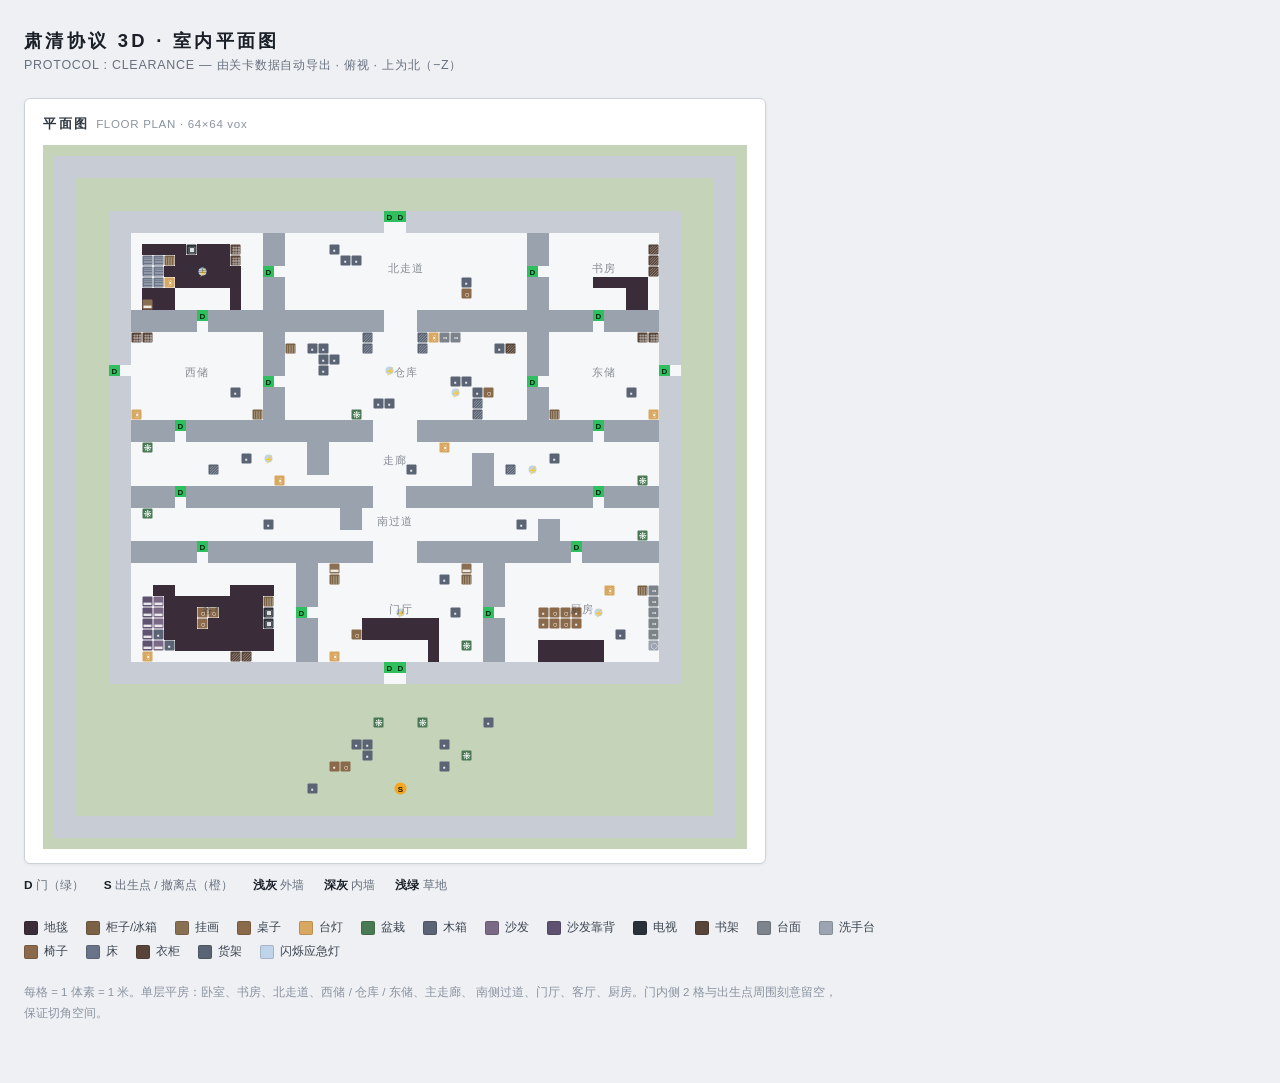
<file: floorplan.html>
<!DOCTYPE html>
<html lang="zh-CN"><head><meta charset="UTF-8">
<title>肃清协议 3D · 室内平面图</title>
<style>
  body{background:#eef0f3;color:#1a1f28;font-family:'Segoe UI','Microsoft YaHei',sans-serif;
       margin:0;padding:28px 24px 60px;}
  h1{font-size:1.15rem;letter-spacing:.18em;margin:0 0 4px;}
  .sub{color:#67707e;font-size:.78rem;margin-bottom:24px;letter-spacing:.06em;}
  .floors{display:flex;gap:32px;flex-wrap:wrap;align-items:flex-start;}
  .floor{background:#fff;border:1px solid #ccd2da;border-radius:6px;padding:16px 18px 14px;
         box-shadow:0 1px 3px rgba(0,0,0,.06);}
  .floor h2{font-size:.82rem;letter-spacing:.2em;margin:0 0 12px;color:#2f3742;}
  .floor h2 span{color:#8b93a1;font-weight:400;font-size:.72rem;letter-spacing:.06em;}
  svg{display:block;margin:0 auto;}
  .legend{margin-top:26px;display:flex;flex-wrap:wrap;gap:8px 18px;max-width:900px;}
  .li{display:flex;align-items:center;gap:6px;font-size:.74rem;color:#3c4450;}
  .li i{width:12px;height:12px;border-radius:2px;display:inline-block;border:1px solid rgba(0,0,0,.15);}
  .key{margin-top:14px;font-size:.74rem;color:#67707e;display:flex;gap:20px;flex-wrap:wrap;}
  .key b{color:#1a1f28;}
  .nb{margin-top:22px;font-size:.72rem;color:#8b93a1;max-width:820px;line-height:1.8;}
</style></head><body>
<h1>肃清协议 3D · 室内平面图</h1>
<div class="sub">PROTOCOL : CLEARANCE — 由关卡数据自动导出 · 俯视 · 上为北（−Z）</div>

<div class="floors">
  <div class="floor">
    <h2>平面图 <span>FLOOR PLAN · 64×64 vox</span></h2>
    <svg viewBox="0 0 704 704" width="704" height="704" xmlns="http://www.w3.org/2000/svg" style="background:#f6f7f9"><rect x="0" y="0" width="11" height="11" fill="#c5d4b8"/><rect x="11" y="0" width="11" height="11" fill="#c5d4b8"/><rect x="22" y="0" width="11" height="11" fill="#c5d4b8"/><rect x="33" y="0" width="11" height="11" fill="#c5d4b8"/><rect x="44" y="0" width="11" height="11" fill="#c5d4b8"/><rect x="55" y="0" width="11" height="11" fill="#c5d4b8"/><rect x="66" y="0" width="11" height="11" fill="#c5d4b8"/><rect x="77" y="0" width="11" height="11" fill="#c5d4b8"/><rect x="88" y="0" width="11" height="11" fill="#c5d4b8"/><rect x="99" y="0" width="11" height="11" fill="#c5d4b8"/><rect x="110" y="0" width="11" height="11" fill="#c5d4b8"/><rect x="121" y="0" width="11" height="11" fill="#c5d4b8"/><rect x="132" y="0" width="11" height="11" fill="#c5d4b8"/><rect x="143" y="0" width="11" height="11" fill="#c5d4b8"/><rect x="154" y="0" width="11" height="11" fill="#c5d4b8"/><rect x="165" y="0" width="11" height="11" fill="#c5d4b8"/><rect x="176" y="0" width="11" height="11" fill="#c5d4b8"/><rect x="187" y="0" width="11" height="11" fill="#c5d4b8"/><rect x="198" y="0" width="11" height="11" fill="#c5d4b8"/><rect x="209" y="0" width="11" height="11" fill="#c5d4b8"/><rect x="220" y="0" width="11" height="11" fill="#c5d4b8"/><rect x="231" y="0" width="11" height="11" fill="#c5d4b8"/><rect x="242" y="0" width="11" height="11" fill="#c5d4b8"/><rect x="253" y="0" width="11" height="11" fill="#c5d4b8"/><rect x="264" y="0" width="11" height="11" fill="#c5d4b8"/><rect x="275" y="0" width="11" height="11" fill="#c5d4b8"/><rect x="286" y="0" width="11" height="11" fill="#c5d4b8"/><rect x="297" y="0" width="11" height="11" fill="#c5d4b8"/><rect x="308" y="0" width="11" height="11" fill="#c5d4b8"/><rect x="319" y="0" width="11" height="11" fill="#c5d4b8"/><rect x="330" y="0" width="11" height="11" fill="#c5d4b8"/><rect x="341" y="0" width="11" height="11" fill="#c5d4b8"/><rect x="352" y="0" width="11" height="11" fill="#c5d4b8"/><rect x="363" y="0" width="11" height="11" fill="#c5d4b8"/><rect x="374" y="0" width="11" height="11" fill="#c5d4b8"/><rect x="385" y="0" width="11" height="11" fill="#c5d4b8"/><rect x="396" y="0" width="11" height="11" fill="#c5d4b8"/><rect x="407" y="0" width="11" height="11" fill="#c5d4b8"/><rect x="418" y="0" width="11" height="11" fill="#c5d4b8"/><rect x="429" y="0" width="11" height="11" fill="#c5d4b8"/><rect x="440" y="0" width="11" height="11" fill="#c5d4b8"/><rect x="451" y="0" width="11" height="11" fill="#c5d4b8"/><rect x="462" y="0" width="11" height="11" fill="#c5d4b8"/><rect x="473" y="0" width="11" height="11" fill="#c5d4b8"/><rect x="484" y="0" width="11" height="11" fill="#c5d4b8"/><rect x="495" y="0" width="11" height="11" fill="#c5d4b8"/><rect x="506" y="0" width="11" height="11" fill="#c5d4b8"/><rect x="517" y="0" width="11" height="11" fill="#c5d4b8"/><rect x="528" y="0" width="11" height="11" fill="#c5d4b8"/><rect x="539" y="0" width="11" height="11" fill="#c5d4b8"/><rect x="550" y="0" width="11" height="11" fill="#c5d4b8"/><rect x="561" y="0" width="11" height="11" fill="#c5d4b8"/><rect x="572" y="0" width="11" height="11" fill="#c5d4b8"/><rect x="583" y="0" width="11" height="11" fill="#c5d4b8"/><rect x="594" y="0" width="11" height="11" fill="#c5d4b8"/><rect x="605" y="0" width="11" height="11" fill="#c5d4b8"/><rect x="616" y="0" width="11" height="11" fill="#c5d4b8"/><rect x="627" y="0" width="11" height="11" fill="#c5d4b8"/><rect x="638" y="0" width="11" height="11" fill="#c5d4b8"/><rect x="649" y="0" width="11" height="11" fill="#c5d4b8"/><rect x="660" y="0" width="11" height="11" fill="#c5d4b8"/><rect x="671" y="0" width="11" height="11" fill="#c5d4b8"/><rect x="682" y="0" width="11" height="11" fill="#c5d4b8"/><rect x="693" y="0" width="11" height="11" fill="#c5d4b8"/><rect x="0" y="11" width="11" height="11" fill="#c5d4b8"/><rect x="693" y="11" width="11" height="11" fill="#c5d4b8"/><rect x="0" y="22" width="11" height="11" fill="#c5d4b8"/><rect x="693" y="22" width="11" height="11" fill="#c5d4b8"/><rect x="0" y="33" width="11" height="11" fill="#c5d4b8"/><rect x="33" y="33" width="11" height="11" fill="#c5d4b8"/><rect x="44" y="33" width="11" height="11" fill="#c5d4b8"/><rect x="55" y="33" width="11" height="11" fill="#c5d4b8"/><rect x="66" y="33" width="11" height="11" fill="#c5d4b8"/><rect x="77" y="33" width="11" height="11" fill="#c5d4b8"/><rect x="88" y="33" width="11" height="11" fill="#c5d4b8"/><rect x="99" y="33" width="11" height="11" fill="#c5d4b8"/><rect x="110" y="33" width="11" height="11" fill="#c5d4b8"/><rect x="121" y="33" width="11" height="11" fill="#c5d4b8"/><rect x="132" y="33" width="11" height="11" fill="#c5d4b8"/><rect x="143" y="33" width="11" height="11" fill="#c5d4b8"/><rect x="154" y="33" width="11" height="11" fill="#c5d4b8"/><rect x="165" y="33" width="11" height="11" fill="#c5d4b8"/><rect x="176" y="33" width="11" height="11" fill="#c5d4b8"/><rect x="187" y="33" width="11" height="11" fill="#c5d4b8"/><rect x="198" y="33" width="11" height="11" fill="#c5d4b8"/><rect x="209" y="33" width="11" height="11" fill="#c5d4b8"/><rect x="220" y="33" width="11" height="11" fill="#c5d4b8"/><rect x="231" y="33" width="11" height="11" fill="#c5d4b8"/><rect x="242" y="33" width="11" height="11" fill="#c5d4b8"/><rect x="253" y="33" width="11" height="11" fill="#c5d4b8"/><rect x="264" y="33" width="11" height="11" fill="#c5d4b8"/><rect x="275" y="33" width="11" height="11" fill="#c5d4b8"/><rect x="286" y="33" width="11" height="11" fill="#c5d4b8"/><rect x="297" y="33" width="11" height="11" fill="#c5d4b8"/><rect x="308" y="33" width="11" height="11" fill="#c5d4b8"/><rect x="319" y="33" width="11" height="11" fill="#c5d4b8"/><rect x="330" y="33" width="11" height="11" fill="#c5d4b8"/><rect x="341" y="33" width="11" height="11" fill="#c5d4b8"/><rect x="352" y="33" width="11" height="11" fill="#c5d4b8"/><rect x="363" y="33" width="11" height="11" fill="#c5d4b8"/><rect x="374" y="33" width="11" height="11" fill="#c5d4b8"/><rect x="385" y="33" width="11" height="11" fill="#c5d4b8"/><rect x="396" y="33" width="11" height="11" fill="#c5d4b8"/><rect x="407" y="33" width="11" height="11" fill="#c5d4b8"/><rect x="418" y="33" width="11" height="11" fill="#c5d4b8"/><rect x="429" y="33" width="11" height="11" fill="#c5d4b8"/><rect x="440" y="33" width="11" height="11" fill="#c5d4b8"/><rect x="451" y="33" width="11" height="11" fill="#c5d4b8"/><rect x="462" y="33" width="11" height="11" fill="#c5d4b8"/><rect x="473" y="33" width="11" height="11" fill="#c5d4b8"/><rect x="484" y="33" width="11" height="11" fill="#c5d4b8"/><rect x="495" y="33" width="11" height="11" fill="#c5d4b8"/><rect x="506" y="33" width="11" height="11" fill="#c5d4b8"/><rect x="517" y="33" width="11" height="11" fill="#c5d4b8"/><rect x="528" y="33" width="11" height="11" fill="#c5d4b8"/><rect x="539" y="33" width="11" height="11" fill="#c5d4b8"/><rect x="550" y="33" width="11" height="11" fill="#c5d4b8"/><rect x="561" y="33" width="11" height="11" fill="#c5d4b8"/><rect x="572" y="33" width="11" height="11" fill="#c5d4b8"/><rect x="583" y="33" width="11" height="11" fill="#c5d4b8"/><rect x="594" y="33" width="11" height="11" fill="#c5d4b8"/><rect x="605" y="33" width="11" height="11" fill="#c5d4b8"/><rect x="616" y="33" width="11" height="11" fill="#c5d4b8"/><rect x="627" y="33" width="11" height="11" fill="#c5d4b8"/><rect x="638" y="33" width="11" height="11" fill="#c5d4b8"/><rect x="649" y="33" width="11" height="11" fill="#c5d4b8"/><rect x="660" y="33" width="11" height="11" fill="#c5d4b8"/><rect x="693" y="33" width="11" height="11" fill="#c5d4b8"/><rect x="0" y="44" width="11" height="11" fill="#c5d4b8"/><rect x="33" y="44" width="11" height="11" fill="#c5d4b8"/><rect x="44" y="44" width="11" height="11" fill="#c5d4b8"/><rect x="55" y="44" width="11" height="11" fill="#c5d4b8"/><rect x="66" y="44" width="11" height="11" fill="#c5d4b8"/><rect x="77" y="44" width="11" height="11" fill="#c5d4b8"/><rect x="88" y="44" width="11" height="11" fill="#c5d4b8"/><rect x="99" y="44" width="11" height="11" fill="#c5d4b8"/><rect x="110" y="44" width="11" height="11" fill="#c5d4b8"/><rect x="121" y="44" width="11" height="11" fill="#c5d4b8"/><rect x="132" y="44" width="11" height="11" fill="#c5d4b8"/><rect x="143" y="44" width="11" height="11" fill="#c5d4b8"/><rect x="154" y="44" width="11" height="11" fill="#c5d4b8"/><rect x="165" y="44" width="11" height="11" fill="#c5d4b8"/><rect x="176" y="44" width="11" height="11" fill="#c5d4b8"/><rect x="187" y="44" width="11" height="11" fill="#c5d4b8"/><rect x="198" y="44" width="11" height="11" fill="#c5d4b8"/><rect x="209" y="44" width="11" height="11" fill="#c5d4b8"/><rect x="220" y="44" width="11" height="11" fill="#c5d4b8"/><rect x="231" y="44" width="11" height="11" fill="#c5d4b8"/><rect x="242" y="44" width="11" height="11" fill="#c5d4b8"/><rect x="253" y="44" width="11" height="11" fill="#c5d4b8"/><rect x="264" y="44" width="11" height="11" fill="#c5d4b8"/><rect x="275" y="44" width="11" height="11" fill="#c5d4b8"/><rect x="286" y="44" width="11" height="11" fill="#c5d4b8"/><rect x="297" y="44" width="11" height="11" fill="#c5d4b8"/><rect x="308" y="44" width="11" height="11" fill="#c5d4b8"/><rect x="319" y="44" width="11" height="11" fill="#c5d4b8"/><rect x="330" y="44" width="11" height="11" fill="#c5d4b8"/><rect x="341" y="44" width="11" height="11" fill="#c5d4b8"/><rect x="352" y="44" width="11" height="11" fill="#c5d4b8"/><rect x="363" y="44" width="11" height="11" fill="#c5d4b8"/><rect x="374" y="44" width="11" height="11" fill="#c5d4b8"/><rect x="385" y="44" width="11" height="11" fill="#c5d4b8"/><rect x="396" y="44" width="11" height="11" fill="#c5d4b8"/><rect x="407" y="44" width="11" height="11" fill="#c5d4b8"/><rect x="418" y="44" width="11" height="11" fill="#c5d4b8"/><rect x="429" y="44" width="11" height="11" fill="#c5d4b8"/><rect x="440" y="44" width="11" height="11" fill="#c5d4b8"/><rect x="451" y="44" width="11" height="11" fill="#c5d4b8"/><rect x="462" y="44" width="11" height="11" fill="#c5d4b8"/><rect x="473" y="44" width="11" height="11" fill="#c5d4b8"/><rect x="484" y="44" width="11" height="11" fill="#c5d4b8"/><rect x="495" y="44" width="11" height="11" fill="#c5d4b8"/><rect x="506" y="44" width="11" height="11" fill="#c5d4b8"/><rect x="517" y="44" width="11" height="11" fill="#c5d4b8"/><rect x="528" y="44" width="11" height="11" fill="#c5d4b8"/><rect x="539" y="44" width="11" height="11" fill="#c5d4b8"/><rect x="550" y="44" width="11" height="11" fill="#c5d4b8"/><rect x="561" y="44" width="11" height="11" fill="#c5d4b8"/><rect x="572" y="44" width="11" height="11" fill="#c5d4b8"/><rect x="583" y="44" width="11" height="11" fill="#c5d4b8"/><rect x="594" y="44" width="11" height="11" fill="#c5d4b8"/><rect x="605" y="44" width="11" height="11" fill="#c5d4b8"/><rect x="616" y="44" width="11" height="11" fill="#c5d4b8"/><rect x="627" y="44" width="11" height="11" fill="#c5d4b8"/><rect x="638" y="44" width="11" height="11" fill="#c5d4b8"/><rect x="649" y="44" width="11" height="11" fill="#c5d4b8"/><rect x="660" y="44" width="11" height="11" fill="#c5d4b8"/><rect x="693" y="44" width="11" height="11" fill="#c5d4b8"/><rect x="0" y="55" width="11" height="11" fill="#c5d4b8"/><rect x="33" y="55" width="11" height="11" fill="#c5d4b8"/><rect x="44" y="55" width="11" height="11" fill="#c5d4b8"/><rect x="55" y="55" width="11" height="11" fill="#c5d4b8"/><rect x="66" y="55" width="11" height="11" fill="#c5d4b8"/><rect x="77" y="55" width="11" height="11" fill="#c5d4b8"/><rect x="88" y="55" width="11" height="11" fill="#c5d4b8"/><rect x="99" y="55" width="11" height="11" fill="#c5d4b8"/><rect x="110" y="55" width="11" height="11" fill="#c5d4b8"/><rect x="121" y="55" width="11" height="11" fill="#c5d4b8"/><rect x="132" y="55" width="11" height="11" fill="#c5d4b8"/><rect x="143" y="55" width="11" height="11" fill="#c5d4b8"/><rect x="154" y="55" width="11" height="11" fill="#c5d4b8"/><rect x="165" y="55" width="11" height="11" fill="#c5d4b8"/><rect x="176" y="55" width="11" height="11" fill="#c5d4b8"/><rect x="187" y="55" width="11" height="11" fill="#c5d4b8"/><rect x="198" y="55" width="11" height="11" fill="#c5d4b8"/><rect x="209" y="55" width="11" height="11" fill="#c5d4b8"/><rect x="220" y="55" width="11" height="11" fill="#c5d4b8"/><rect x="231" y="55" width="11" height="11" fill="#c5d4b8"/><rect x="242" y="55" width="11" height="11" fill="#c5d4b8"/><rect x="253" y="55" width="11" height="11" fill="#c5d4b8"/><rect x="264" y="55" width="11" height="11" fill="#c5d4b8"/><rect x="275" y="55" width="11" height="11" fill="#c5d4b8"/><rect x="286" y="55" width="11" height="11" fill="#c5d4b8"/><rect x="297" y="55" width="11" height="11" fill="#c5d4b8"/><rect x="308" y="55" width="11" height="11" fill="#c5d4b8"/><rect x="319" y="55" width="11" height="11" fill="#c5d4b8"/><rect x="330" y="55" width="11" height="11" fill="#c5d4b8"/><rect x="341" y="55" width="11" height="11" fill="#c5d4b8"/><rect x="352" y="55" width="11" height="11" fill="#c5d4b8"/><rect x="363" y="55" width="11" height="11" fill="#c5d4b8"/><rect x="374" y="55" width="11" height="11" fill="#c5d4b8"/><rect x="385" y="55" width="11" height="11" fill="#c5d4b8"/><rect x="396" y="55" width="11" height="11" fill="#c5d4b8"/><rect x="407" y="55" width="11" height="11" fill="#c5d4b8"/><rect x="418" y="55" width="11" height="11" fill="#c5d4b8"/><rect x="429" y="55" width="11" height="11" fill="#c5d4b8"/><rect x="440" y="55" width="11" height="11" fill="#c5d4b8"/><rect x="451" y="55" width="11" height="11" fill="#c5d4b8"/><rect x="462" y="55" width="11" height="11" fill="#c5d4b8"/><rect x="473" y="55" width="11" height="11" fill="#c5d4b8"/><rect x="484" y="55" width="11" height="11" fill="#c5d4b8"/><rect x="495" y="55" width="11" height="11" fill="#c5d4b8"/><rect x="506" y="55" width="11" height="11" fill="#c5d4b8"/><rect x="517" y="55" width="11" height="11" fill="#c5d4b8"/><rect x="528" y="55" width="11" height="11" fill="#c5d4b8"/><rect x="539" y="55" width="11" height="11" fill="#c5d4b8"/><rect x="550" y="55" width="11" height="11" fill="#c5d4b8"/><rect x="561" y="55" width="11" height="11" fill="#c5d4b8"/><rect x="572" y="55" width="11" height="11" fill="#c5d4b8"/><rect x="583" y="55" width="11" height="11" fill="#c5d4b8"/><rect x="594" y="55" width="11" height="11" fill="#c5d4b8"/><rect x="605" y="55" width="11" height="11" fill="#c5d4b8"/><rect x="616" y="55" width="11" height="11" fill="#c5d4b8"/><rect x="627" y="55" width="11" height="11" fill="#c5d4b8"/><rect x="638" y="55" width="11" height="11" fill="#c5d4b8"/><rect x="649" y="55" width="11" height="11" fill="#c5d4b8"/><rect x="660" y="55" width="11" height="11" fill="#c5d4b8"/><rect x="693" y="55" width="11" height="11" fill="#c5d4b8"/><rect x="0" y="66" width="11" height="11" fill="#c5d4b8"/><rect x="33" y="66" width="11" height="11" fill="#c5d4b8"/><rect x="44" y="66" width="11" height="11" fill="#c5d4b8"/><rect x="55" y="66" width="11" height="11" fill="#c5d4b8"/><rect x="638" y="66" width="11" height="11" fill="#c5d4b8"/><rect x="649" y="66" width="11" height="11" fill="#c5d4b8"/><rect x="660" y="66" width="11" height="11" fill="#c5d4b8"/><rect x="693" y="66" width="11" height="11" fill="#c5d4b8"/><rect x="0" y="77" width="11" height="11" fill="#c5d4b8"/><rect x="33" y="77" width="11" height="11" fill="#c5d4b8"/><rect x="44" y="77" width="11" height="11" fill="#c5d4b8"/><rect x="55" y="77" width="11" height="11" fill="#c5d4b8"/><rect x="638" y="77" width="11" height="11" fill="#c5d4b8"/><rect x="649" y="77" width="11" height="11" fill="#c5d4b8"/><rect x="660" y="77" width="11" height="11" fill="#c5d4b8"/><rect x="693" y="77" width="11" height="11" fill="#c5d4b8"/><rect x="0" y="88" width="11" height="11" fill="#c5d4b8"/><rect x="33" y="88" width="11" height="11" fill="#c5d4b8"/><rect x="44" y="88" width="11" height="11" fill="#c5d4b8"/><rect x="55" y="88" width="11" height="11" fill="#c5d4b8"/><rect x="638" y="88" width="11" height="11" fill="#c5d4b8"/><rect x="649" y="88" width="11" height="11" fill="#c5d4b8"/><rect x="660" y="88" width="11" height="11" fill="#c5d4b8"/><rect x="693" y="88" width="11" height="11" fill="#c5d4b8"/><rect x="0" y="99" width="11" height="11" fill="#c5d4b8"/><rect x="33" y="99" width="11" height="11" fill="#c5d4b8"/><rect x="44" y="99" width="11" height="11" fill="#c5d4b8"/><rect x="55" y="99" width="11" height="11" fill="#c5d4b8"/><rect x="638" y="99" width="11" height="11" fill="#c5d4b8"/><rect x="649" y="99" width="11" height="11" fill="#c5d4b8"/><rect x="660" y="99" width="11" height="11" fill="#c5d4b8"/><rect x="693" y="99" width="11" height="11" fill="#c5d4b8"/><rect x="0" y="110" width="11" height="11" fill="#c5d4b8"/><rect x="33" y="110" width="11" height="11" fill="#c5d4b8"/><rect x="44" y="110" width="11" height="11" fill="#c5d4b8"/><rect x="55" y="110" width="11" height="11" fill="#c5d4b8"/><rect x="638" y="110" width="11" height="11" fill="#c5d4b8"/><rect x="649" y="110" width="11" height="11" fill="#c5d4b8"/><rect x="660" y="110" width="11" height="11" fill="#c5d4b8"/><rect x="693" y="110" width="11" height="11" fill="#c5d4b8"/><rect x="0" y="121" width="11" height="11" fill="#c5d4b8"/><rect x="33" y="121" width="11" height="11" fill="#c5d4b8"/><rect x="44" y="121" width="11" height="11" fill="#c5d4b8"/><rect x="55" y="121" width="11" height="11" fill="#c5d4b8"/><rect x="638" y="121" width="11" height="11" fill="#c5d4b8"/><rect x="649" y="121" width="11" height="11" fill="#c5d4b8"/><rect x="660" y="121" width="11" height="11" fill="#c5d4b8"/><rect x="693" y="121" width="11" height="11" fill="#c5d4b8"/><rect x="0" y="132" width="11" height="11" fill="#c5d4b8"/><rect x="33" y="132" width="11" height="11" fill="#c5d4b8"/><rect x="44" y="132" width="11" height="11" fill="#c5d4b8"/><rect x="55" y="132" width="11" height="11" fill="#c5d4b8"/><rect x="638" y="132" width="11" height="11" fill="#c5d4b8"/><rect x="649" y="132" width="11" height="11" fill="#c5d4b8"/><rect x="660" y="132" width="11" height="11" fill="#c5d4b8"/><rect x="693" y="132" width="11" height="11" fill="#c5d4b8"/><rect x="0" y="143" width="11" height="11" fill="#c5d4b8"/><rect x="33" y="143" width="11" height="11" fill="#c5d4b8"/><rect x="44" y="143" width="11" height="11" fill="#c5d4b8"/><rect x="55" y="143" width="11" height="11" fill="#c5d4b8"/><rect x="638" y="143" width="11" height="11" fill="#c5d4b8"/><rect x="649" y="143" width="11" height="11" fill="#c5d4b8"/><rect x="660" y="143" width="11" height="11" fill="#c5d4b8"/><rect x="693" y="143" width="11" height="11" fill="#c5d4b8"/><rect x="0" y="154" width="11" height="11" fill="#c5d4b8"/><rect x="33" y="154" width="11" height="11" fill="#c5d4b8"/><rect x="44" y="154" width="11" height="11" fill="#c5d4b8"/><rect x="55" y="154" width="11" height="11" fill="#c5d4b8"/><rect x="638" y="154" width="11" height="11" fill="#c5d4b8"/><rect x="649" y="154" width="11" height="11" fill="#c5d4b8"/><rect x="660" y="154" width="11" height="11" fill="#c5d4b8"/><rect x="693" y="154" width="11" height="11" fill="#c5d4b8"/><rect x="0" y="165" width="11" height="11" fill="#c5d4b8"/><rect x="33" y="165" width="11" height="11" fill="#c5d4b8"/><rect x="44" y="165" width="11" height="11" fill="#c5d4b8"/><rect x="55" y="165" width="11" height="11" fill="#c5d4b8"/><rect x="638" y="165" width="11" height="11" fill="#c5d4b8"/><rect x="649" y="165" width="11" height="11" fill="#c5d4b8"/><rect x="660" y="165" width="11" height="11" fill="#c5d4b8"/><rect x="693" y="165" width="11" height="11" fill="#c5d4b8"/><rect x="0" y="176" width="11" height="11" fill="#c5d4b8"/><rect x="33" y="176" width="11" height="11" fill="#c5d4b8"/><rect x="44" y="176" width="11" height="11" fill="#c5d4b8"/><rect x="55" y="176" width="11" height="11" fill="#c5d4b8"/><rect x="638" y="176" width="11" height="11" fill="#c5d4b8"/><rect x="649" y="176" width="11" height="11" fill="#c5d4b8"/><rect x="660" y="176" width="11" height="11" fill="#c5d4b8"/><rect x="693" y="176" width="11" height="11" fill="#c5d4b8"/><rect x="0" y="187" width="11" height="11" fill="#c5d4b8"/><rect x="33" y="187" width="11" height="11" fill="#c5d4b8"/><rect x="44" y="187" width="11" height="11" fill="#c5d4b8"/><rect x="55" y="187" width="11" height="11" fill="#c5d4b8"/><rect x="638" y="187" width="11" height="11" fill="#c5d4b8"/><rect x="649" y="187" width="11" height="11" fill="#c5d4b8"/><rect x="660" y="187" width="11" height="11" fill="#c5d4b8"/><rect x="693" y="187" width="11" height="11" fill="#c5d4b8"/><rect x="0" y="198" width="11" height="11" fill="#c5d4b8"/><rect x="33" y="198" width="11" height="11" fill="#c5d4b8"/><rect x="44" y="198" width="11" height="11" fill="#c5d4b8"/><rect x="55" y="198" width="11" height="11" fill="#c5d4b8"/><rect x="638" y="198" width="11" height="11" fill="#c5d4b8"/><rect x="649" y="198" width="11" height="11" fill="#c5d4b8"/><rect x="660" y="198" width="11" height="11" fill="#c5d4b8"/><rect x="693" y="198" width="11" height="11" fill="#c5d4b8"/><rect x="0" y="209" width="11" height="11" fill="#c5d4b8"/><rect x="33" y="209" width="11" height="11" fill="#c5d4b8"/><rect x="44" y="209" width="11" height="11" fill="#c5d4b8"/><rect x="55" y="209" width="11" height="11" fill="#c5d4b8"/><rect x="638" y="209" width="11" height="11" fill="#c5d4b8"/><rect x="649" y="209" width="11" height="11" fill="#c5d4b8"/><rect x="660" y="209" width="11" height="11" fill="#c5d4b8"/><rect x="693" y="209" width="11" height="11" fill="#c5d4b8"/><rect x="0" y="220" width="11" height="11" fill="#c5d4b8"/><rect x="33" y="220" width="11" height="11" fill="#c5d4b8"/><rect x="44" y="220" width="11" height="11" fill="#c5d4b8"/><rect x="55" y="220" width="11" height="11" fill="#c5d4b8"/><rect x="638" y="220" width="11" height="11" fill="#c5d4b8"/><rect x="649" y="220" width="11" height="11" fill="#c5d4b8"/><rect x="660" y="220" width="11" height="11" fill="#c5d4b8"/><rect x="693" y="220" width="11" height="11" fill="#c5d4b8"/><rect x="0" y="231" width="11" height="11" fill="#c5d4b8"/><rect x="33" y="231" width="11" height="11" fill="#c5d4b8"/><rect x="44" y="231" width="11" height="11" fill="#c5d4b8"/><rect x="55" y="231" width="11" height="11" fill="#c5d4b8"/><rect x="638" y="231" width="11" height="11" fill="#c5d4b8"/><rect x="649" y="231" width="11" height="11" fill="#c5d4b8"/><rect x="660" y="231" width="11" height="11" fill="#c5d4b8"/><rect x="693" y="231" width="11" height="11" fill="#c5d4b8"/><rect x="0" y="242" width="11" height="11" fill="#c5d4b8"/><rect x="33" y="242" width="11" height="11" fill="#c5d4b8"/><rect x="44" y="242" width="11" height="11" fill="#c5d4b8"/><rect x="55" y="242" width="11" height="11" fill="#c5d4b8"/><rect x="638" y="242" width="11" height="11" fill="#c5d4b8"/><rect x="649" y="242" width="11" height="11" fill="#c5d4b8"/><rect x="660" y="242" width="11" height="11" fill="#c5d4b8"/><rect x="693" y="242" width="11" height="11" fill="#c5d4b8"/><rect x="0" y="253" width="11" height="11" fill="#c5d4b8"/><rect x="33" y="253" width="11" height="11" fill="#c5d4b8"/><rect x="44" y="253" width="11" height="11" fill="#c5d4b8"/><rect x="55" y="253" width="11" height="11" fill="#c5d4b8"/><rect x="638" y="253" width="11" height="11" fill="#c5d4b8"/><rect x="649" y="253" width="11" height="11" fill="#c5d4b8"/><rect x="660" y="253" width="11" height="11" fill="#c5d4b8"/><rect x="693" y="253" width="11" height="11" fill="#c5d4b8"/><rect x="0" y="264" width="11" height="11" fill="#c5d4b8"/><rect x="33" y="264" width="11" height="11" fill="#c5d4b8"/><rect x="44" y="264" width="11" height="11" fill="#c5d4b8"/><rect x="55" y="264" width="11" height="11" fill="#c5d4b8"/><rect x="638" y="264" width="11" height="11" fill="#c5d4b8"/><rect x="649" y="264" width="11" height="11" fill="#c5d4b8"/><rect x="660" y="264" width="11" height="11" fill="#c5d4b8"/><rect x="693" y="264" width="11" height="11" fill="#c5d4b8"/><rect x="0" y="275" width="11" height="11" fill="#c5d4b8"/><rect x="33" y="275" width="11" height="11" fill="#c5d4b8"/><rect x="44" y="275" width="11" height="11" fill="#c5d4b8"/><rect x="55" y="275" width="11" height="11" fill="#c5d4b8"/><rect x="638" y="275" width="11" height="11" fill="#c5d4b8"/><rect x="649" y="275" width="11" height="11" fill="#c5d4b8"/><rect x="660" y="275" width="11" height="11" fill="#c5d4b8"/><rect x="693" y="275" width="11" height="11" fill="#c5d4b8"/><rect x="0" y="286" width="11" height="11" fill="#c5d4b8"/><rect x="33" y="286" width="11" height="11" fill="#c5d4b8"/><rect x="44" y="286" width="11" height="11" fill="#c5d4b8"/><rect x="55" y="286" width="11" height="11" fill="#c5d4b8"/><rect x="638" y="286" width="11" height="11" fill="#c5d4b8"/><rect x="649" y="286" width="11" height="11" fill="#c5d4b8"/><rect x="660" y="286" width="11" height="11" fill="#c5d4b8"/><rect x="693" y="286" width="11" height="11" fill="#c5d4b8"/><rect x="0" y="297" width="11" height="11" fill="#c5d4b8"/><rect x="33" y="297" width="11" height="11" fill="#c5d4b8"/><rect x="44" y="297" width="11" height="11" fill="#c5d4b8"/><rect x="55" y="297" width="11" height="11" fill="#c5d4b8"/><rect x="638" y="297" width="11" height="11" fill="#c5d4b8"/><rect x="649" y="297" width="11" height="11" fill="#c5d4b8"/><rect x="660" y="297" width="11" height="11" fill="#c5d4b8"/><rect x="693" y="297" width="11" height="11" fill="#c5d4b8"/><rect x="0" y="308" width="11" height="11" fill="#c5d4b8"/><rect x="33" y="308" width="11" height="11" fill="#c5d4b8"/><rect x="44" y="308" width="11" height="11" fill="#c5d4b8"/><rect x="55" y="308" width="11" height="11" fill="#c5d4b8"/><rect x="638" y="308" width="11" height="11" fill="#c5d4b8"/><rect x="649" y="308" width="11" height="11" fill="#c5d4b8"/><rect x="660" y="308" width="11" height="11" fill="#c5d4b8"/><rect x="693" y="308" width="11" height="11" fill="#c5d4b8"/><rect x="0" y="319" width="11" height="11" fill="#c5d4b8"/><rect x="33" y="319" width="11" height="11" fill="#c5d4b8"/><rect x="44" y="319" width="11" height="11" fill="#c5d4b8"/><rect x="55" y="319" width="11" height="11" fill="#c5d4b8"/><rect x="638" y="319" width="11" height="11" fill="#c5d4b8"/><rect x="649" y="319" width="11" height="11" fill="#c5d4b8"/><rect x="660" y="319" width="11" height="11" fill="#c5d4b8"/><rect x="693" y="319" width="11" height="11" fill="#c5d4b8"/><rect x="0" y="330" width="11" height="11" fill="#c5d4b8"/><rect x="33" y="330" width="11" height="11" fill="#c5d4b8"/><rect x="44" y="330" width="11" height="11" fill="#c5d4b8"/><rect x="55" y="330" width="11" height="11" fill="#c5d4b8"/><rect x="638" y="330" width="11" height="11" fill="#c5d4b8"/><rect x="649" y="330" width="11" height="11" fill="#c5d4b8"/><rect x="660" y="330" width="11" height="11" fill="#c5d4b8"/><rect x="693" y="330" width="11" height="11" fill="#c5d4b8"/><rect x="0" y="341" width="11" height="11" fill="#c5d4b8"/><rect x="33" y="341" width="11" height="11" fill="#c5d4b8"/><rect x="44" y="341" width="11" height="11" fill="#c5d4b8"/><rect x="55" y="341" width="11" height="11" fill="#c5d4b8"/><rect x="638" y="341" width="11" height="11" fill="#c5d4b8"/><rect x="649" y="341" width="11" height="11" fill="#c5d4b8"/><rect x="660" y="341" width="11" height="11" fill="#c5d4b8"/><rect x="693" y="341" width="11" height="11" fill="#c5d4b8"/><rect x="0" y="352" width="11" height="11" fill="#c5d4b8"/><rect x="33" y="352" width="11" height="11" fill="#c5d4b8"/><rect x="44" y="352" width="11" height="11" fill="#c5d4b8"/><rect x="55" y="352" width="11" height="11" fill="#c5d4b8"/><rect x="638" y="352" width="11" height="11" fill="#c5d4b8"/><rect x="649" y="352" width="11" height="11" fill="#c5d4b8"/><rect x="660" y="352" width="11" height="11" fill="#c5d4b8"/><rect x="693" y="352" width="11" height="11" fill="#c5d4b8"/><rect x="0" y="363" width="11" height="11" fill="#c5d4b8"/><rect x="33" y="363" width="11" height="11" fill="#c5d4b8"/><rect x="44" y="363" width="11" height="11" fill="#c5d4b8"/><rect x="55" y="363" width="11" height="11" fill="#c5d4b8"/><rect x="638" y="363" width="11" height="11" fill="#c5d4b8"/><rect x="649" y="363" width="11" height="11" fill="#c5d4b8"/><rect x="660" y="363" width="11" height="11" fill="#c5d4b8"/><rect x="693" y="363" width="11" height="11" fill="#c5d4b8"/><rect x="0" y="374" width="11" height="11" fill="#c5d4b8"/><rect x="33" y="374" width="11" height="11" fill="#c5d4b8"/><rect x="44" y="374" width="11" height="11" fill="#c5d4b8"/><rect x="55" y="374" width="11" height="11" fill="#c5d4b8"/><rect x="638" y="374" width="11" height="11" fill="#c5d4b8"/><rect x="649" y="374" width="11" height="11" fill="#c5d4b8"/><rect x="660" y="374" width="11" height="11" fill="#c5d4b8"/><rect x="693" y="374" width="11" height="11" fill="#c5d4b8"/><rect x="0" y="385" width="11" height="11" fill="#c5d4b8"/><rect x="33" y="385" width="11" height="11" fill="#c5d4b8"/><rect x="44" y="385" width="11" height="11" fill="#c5d4b8"/><rect x="55" y="385" width="11" height="11" fill="#c5d4b8"/><rect x="638" y="385" width="11" height="11" fill="#c5d4b8"/><rect x="649" y="385" width="11" height="11" fill="#c5d4b8"/><rect x="660" y="385" width="11" height="11" fill="#c5d4b8"/><rect x="693" y="385" width="11" height="11" fill="#c5d4b8"/><rect x="0" y="396" width="11" height="11" fill="#c5d4b8"/><rect x="33" y="396" width="11" height="11" fill="#c5d4b8"/><rect x="44" y="396" width="11" height="11" fill="#c5d4b8"/><rect x="55" y="396" width="11" height="11" fill="#c5d4b8"/><rect x="638" y="396" width="11" height="11" fill="#c5d4b8"/><rect x="649" y="396" width="11" height="11" fill="#c5d4b8"/><rect x="660" y="396" width="11" height="11" fill="#c5d4b8"/><rect x="693" y="396" width="11" height="11" fill="#c5d4b8"/><rect x="0" y="407" width="11" height="11" fill="#c5d4b8"/><rect x="33" y="407" width="11" height="11" fill="#c5d4b8"/><rect x="44" y="407" width="11" height="11" fill="#c5d4b8"/><rect x="55" y="407" width="11" height="11" fill="#c5d4b8"/><rect x="638" y="407" width="11" height="11" fill="#c5d4b8"/><rect x="649" y="407" width="11" height="11" fill="#c5d4b8"/><rect x="660" y="407" width="11" height="11" fill="#c5d4b8"/><rect x="693" y="407" width="11" height="11" fill="#c5d4b8"/><rect x="0" y="418" width="11" height="11" fill="#c5d4b8"/><rect x="33" y="418" width="11" height="11" fill="#c5d4b8"/><rect x="44" y="418" width="11" height="11" fill="#c5d4b8"/><rect x="55" y="418" width="11" height="11" fill="#c5d4b8"/><rect x="638" y="418" width="11" height="11" fill="#c5d4b8"/><rect x="649" y="418" width="11" height="11" fill="#c5d4b8"/><rect x="660" y="418" width="11" height="11" fill="#c5d4b8"/><rect x="693" y="418" width="11" height="11" fill="#c5d4b8"/><rect x="0" y="429" width="11" height="11" fill="#c5d4b8"/><rect x="33" y="429" width="11" height="11" fill="#c5d4b8"/><rect x="44" y="429" width="11" height="11" fill="#c5d4b8"/><rect x="55" y="429" width="11" height="11" fill="#c5d4b8"/><rect x="638" y="429" width="11" height="11" fill="#c5d4b8"/><rect x="649" y="429" width="11" height="11" fill="#c5d4b8"/><rect x="660" y="429" width="11" height="11" fill="#c5d4b8"/><rect x="693" y="429" width="11" height="11" fill="#c5d4b8"/><rect x="0" y="440" width="11" height="11" fill="#c5d4b8"/><rect x="33" y="440" width="11" height="11" fill="#c5d4b8"/><rect x="44" y="440" width="11" height="11" fill="#c5d4b8"/><rect x="55" y="440" width="11" height="11" fill="#c5d4b8"/><rect x="638" y="440" width="11" height="11" fill="#c5d4b8"/><rect x="649" y="440" width="11" height="11" fill="#c5d4b8"/><rect x="660" y="440" width="11" height="11" fill="#c5d4b8"/><rect x="693" y="440" width="11" height="11" fill="#c5d4b8"/><rect x="0" y="451" width="11" height="11" fill="#c5d4b8"/><rect x="33" y="451" width="11" height="11" fill="#c5d4b8"/><rect x="44" y="451" width="11" height="11" fill="#c5d4b8"/><rect x="55" y="451" width="11" height="11" fill="#c5d4b8"/><rect x="638" y="451" width="11" height="11" fill="#c5d4b8"/><rect x="649" y="451" width="11" height="11" fill="#c5d4b8"/><rect x="660" y="451" width="11" height="11" fill="#c5d4b8"/><rect x="693" y="451" width="11" height="11" fill="#c5d4b8"/><rect x="0" y="462" width="11" height="11" fill="#c5d4b8"/><rect x="33" y="462" width="11" height="11" fill="#c5d4b8"/><rect x="44" y="462" width="11" height="11" fill="#c5d4b8"/><rect x="55" y="462" width="11" height="11" fill="#c5d4b8"/><rect x="638" y="462" width="11" height="11" fill="#c5d4b8"/><rect x="649" y="462" width="11" height="11" fill="#c5d4b8"/><rect x="660" y="462" width="11" height="11" fill="#c5d4b8"/><rect x="693" y="462" width="11" height="11" fill="#c5d4b8"/><rect x="0" y="473" width="11" height="11" fill="#c5d4b8"/><rect x="33" y="473" width="11" height="11" fill="#c5d4b8"/><rect x="44" y="473" width="11" height="11" fill="#c5d4b8"/><rect x="55" y="473" width="11" height="11" fill="#c5d4b8"/><rect x="638" y="473" width="11" height="11" fill="#c5d4b8"/><rect x="649" y="473" width="11" height="11" fill="#c5d4b8"/><rect x="660" y="473" width="11" height="11" fill="#c5d4b8"/><rect x="693" y="473" width="11" height="11" fill="#c5d4b8"/><rect x="0" y="484" width="11" height="11" fill="#c5d4b8"/><rect x="33" y="484" width="11" height="11" fill="#c5d4b8"/><rect x="44" y="484" width="11" height="11" fill="#c5d4b8"/><rect x="55" y="484" width="11" height="11" fill="#c5d4b8"/><rect x="638" y="484" width="11" height="11" fill="#c5d4b8"/><rect x="649" y="484" width="11" height="11" fill="#c5d4b8"/><rect x="660" y="484" width="11" height="11" fill="#c5d4b8"/><rect x="693" y="484" width="11" height="11" fill="#c5d4b8"/><rect x="0" y="495" width="11" height="11" fill="#c5d4b8"/><rect x="33" y="495" width="11" height="11" fill="#c5d4b8"/><rect x="44" y="495" width="11" height="11" fill="#c5d4b8"/><rect x="55" y="495" width="11" height="11" fill="#c5d4b8"/><rect x="638" y="495" width="11" height="11" fill="#c5d4b8"/><rect x="649" y="495" width="11" height="11" fill="#c5d4b8"/><rect x="660" y="495" width="11" height="11" fill="#c5d4b8"/><rect x="693" y="495" width="11" height="11" fill="#c5d4b8"/><rect x="0" y="506" width="11" height="11" fill="#c5d4b8"/><rect x="33" y="506" width="11" height="11" fill="#c5d4b8"/><rect x="44" y="506" width="11" height="11" fill="#c5d4b8"/><rect x="55" y="506" width="11" height="11" fill="#c5d4b8"/><rect x="638" y="506" width="11" height="11" fill="#c5d4b8"/><rect x="649" y="506" width="11" height="11" fill="#c5d4b8"/><rect x="660" y="506" width="11" height="11" fill="#c5d4b8"/><rect x="693" y="506" width="11" height="11" fill="#c5d4b8"/><rect x="0" y="517" width="11" height="11" fill="#c5d4b8"/><rect x="33" y="517" width="11" height="11" fill="#c5d4b8"/><rect x="44" y="517" width="11" height="11" fill="#c5d4b8"/><rect x="55" y="517" width="11" height="11" fill="#c5d4b8"/><rect x="638" y="517" width="11" height="11" fill="#c5d4b8"/><rect x="649" y="517" width="11" height="11" fill="#c5d4b8"/><rect x="660" y="517" width="11" height="11" fill="#c5d4b8"/><rect x="693" y="517" width="11" height="11" fill="#c5d4b8"/><rect x="0" y="528" width="11" height="11" fill="#c5d4b8"/><rect x="33" y="528" width="11" height="11" fill="#c5d4b8"/><rect x="44" y="528" width="11" height="11" fill="#c5d4b8"/><rect x="55" y="528" width="11" height="11" fill="#c5d4b8"/><rect x="638" y="528" width="11" height="11" fill="#c5d4b8"/><rect x="649" y="528" width="11" height="11" fill="#c5d4b8"/><rect x="660" y="528" width="11" height="11" fill="#c5d4b8"/><rect x="693" y="528" width="11" height="11" fill="#c5d4b8"/><rect x="0" y="539" width="11" height="11" fill="#c5d4b8"/><rect x="33" y="539" width="11" height="11" fill="#c5d4b8"/><rect x="44" y="539" width="11" height="11" fill="#c5d4b8"/><rect x="55" y="539" width="11" height="11" fill="#c5d4b8"/><rect x="66" y="539" width="11" height="11" fill="#c5d4b8"/><rect x="77" y="539" width="11" height="11" fill="#c5d4b8"/><rect x="88" y="539" width="11" height="11" fill="#c5d4b8"/><rect x="99" y="539" width="11" height="11" fill="#c5d4b8"/><rect x="110" y="539" width="11" height="11" fill="#c5d4b8"/><rect x="121" y="539" width="11" height="11" fill="#c5d4b8"/><rect x="132" y="539" width="11" height="11" fill="#c5d4b8"/><rect x="143" y="539" width="11" height="11" fill="#c5d4b8"/><rect x="154" y="539" width="11" height="11" fill="#c5d4b8"/><rect x="165" y="539" width="11" height="11" fill="#c5d4b8"/><rect x="176" y="539" width="11" height="11" fill="#c5d4b8"/><rect x="187" y="539" width="11" height="11" fill="#c5d4b8"/><rect x="198" y="539" width="11" height="11" fill="#c5d4b8"/><rect x="209" y="539" width="11" height="11" fill="#c5d4b8"/><rect x="220" y="539" width="11" height="11" fill="#c5d4b8"/><rect x="231" y="539" width="11" height="11" fill="#c5d4b8"/><rect x="242" y="539" width="11" height="11" fill="#c5d4b8"/><rect x="253" y="539" width="11" height="11" fill="#c5d4b8"/><rect x="264" y="539" width="11" height="11" fill="#c5d4b8"/><rect x="275" y="539" width="11" height="11" fill="#c5d4b8"/><rect x="286" y="539" width="11" height="11" fill="#c5d4b8"/><rect x="297" y="539" width="11" height="11" fill="#c5d4b8"/><rect x="308" y="539" width="11" height="11" fill="#c5d4b8"/><rect x="319" y="539" width="11" height="11" fill="#c5d4b8"/><rect x="330" y="539" width="11" height="11" fill="#c5d4b8"/><rect x="341" y="539" width="11" height="11" fill="#c5d4b8"/><rect x="352" y="539" width="11" height="11" fill="#c5d4b8"/><rect x="363" y="539" width="11" height="11" fill="#c5d4b8"/><rect x="374" y="539" width="11" height="11" fill="#c5d4b8"/><rect x="385" y="539" width="11" height="11" fill="#c5d4b8"/><rect x="396" y="539" width="11" height="11" fill="#c5d4b8"/><rect x="407" y="539" width="11" height="11" fill="#c5d4b8"/><rect x="418" y="539" width="11" height="11" fill="#c5d4b8"/><rect x="429" y="539" width="11" height="11" fill="#c5d4b8"/><rect x="440" y="539" width="11" height="11" fill="#c5d4b8"/><rect x="451" y="539" width="11" height="11" fill="#c5d4b8"/><rect x="462" y="539" width="11" height="11" fill="#c5d4b8"/><rect x="473" y="539" width="11" height="11" fill="#c5d4b8"/><rect x="484" y="539" width="11" height="11" fill="#c5d4b8"/><rect x="495" y="539" width="11" height="11" fill="#c5d4b8"/><rect x="506" y="539" width="11" height="11" fill="#c5d4b8"/><rect x="517" y="539" width="11" height="11" fill="#c5d4b8"/><rect x="528" y="539" width="11" height="11" fill="#c5d4b8"/><rect x="539" y="539" width="11" height="11" fill="#c5d4b8"/><rect x="550" y="539" width="11" height="11" fill="#c5d4b8"/><rect x="561" y="539" width="11" height="11" fill="#c5d4b8"/><rect x="572" y="539" width="11" height="11" fill="#c5d4b8"/><rect x="583" y="539" width="11" height="11" fill="#c5d4b8"/><rect x="594" y="539" width="11" height="11" fill="#c5d4b8"/><rect x="605" y="539" width="11" height="11" fill="#c5d4b8"/><rect x="616" y="539" width="11" height="11" fill="#c5d4b8"/><rect x="627" y="539" width="11" height="11" fill="#c5d4b8"/><rect x="638" y="539" width="11" height="11" fill="#c5d4b8"/><rect x="649" y="539" width="11" height="11" fill="#c5d4b8"/><rect x="660" y="539" width="11" height="11" fill="#c5d4b8"/><rect x="693" y="539" width="11" height="11" fill="#c5d4b8"/><rect x="0" y="550" width="11" height="11" fill="#c5d4b8"/><rect x="33" y="550" width="11" height="11" fill="#c5d4b8"/><rect x="44" y="550" width="11" height="11" fill="#c5d4b8"/><rect x="55" y="550" width="11" height="11" fill="#c5d4b8"/><rect x="66" y="550" width="11" height="11" fill="#c5d4b8"/><rect x="77" y="550" width="11" height="11" fill="#c5d4b8"/><rect x="88" y="550" width="11" height="11" fill="#c5d4b8"/><rect x="99" y="550" width="11" height="11" fill="#c5d4b8"/><rect x="110" y="550" width="11" height="11" fill="#c5d4b8"/><rect x="121" y="550" width="11" height="11" fill="#c5d4b8"/><rect x="132" y="550" width="11" height="11" fill="#c5d4b8"/><rect x="143" y="550" width="11" height="11" fill="#c5d4b8"/><rect x="154" y="550" width="11" height="11" fill="#c5d4b8"/><rect x="165" y="550" width="11" height="11" fill="#c5d4b8"/><rect x="176" y="550" width="11" height="11" fill="#c5d4b8"/><rect x="187" y="550" width="11" height="11" fill="#c5d4b8"/><rect x="198" y="550" width="11" height="11" fill="#c5d4b8"/><rect x="209" y="550" width="11" height="11" fill="#c5d4b8"/><rect x="220" y="550" width="11" height="11" fill="#c5d4b8"/><rect x="231" y="550" width="11" height="11" fill="#c5d4b8"/><rect x="242" y="550" width="11" height="11" fill="#c5d4b8"/><rect x="253" y="550" width="11" height="11" fill="#c5d4b8"/><rect x="264" y="550" width="11" height="11" fill="#c5d4b8"/><rect x="275" y="550" width="11" height="11" fill="#c5d4b8"/><rect x="286" y="550" width="11" height="11" fill="#c5d4b8"/><rect x="297" y="550" width="11" height="11" fill="#c5d4b8"/><rect x="308" y="550" width="11" height="11" fill="#c5d4b8"/><rect x="319" y="550" width="11" height="11" fill="#c5d4b8"/><rect x="330" y="550" width="11" height="11" fill="#c5d4b8"/><rect x="341" y="550" width="11" height="11" fill="#c5d4b8"/><rect x="352" y="550" width="11" height="11" fill="#c5d4b8"/><rect x="363" y="550" width="11" height="11" fill="#c5d4b8"/><rect x="374" y="550" width="11" height="11" fill="#c5d4b8"/><rect x="385" y="550" width="11" height="11" fill="#c5d4b8"/><rect x="396" y="550" width="11" height="11" fill="#c5d4b8"/><rect x="407" y="550" width="11" height="11" fill="#c5d4b8"/><rect x="418" y="550" width="11" height="11" fill="#c5d4b8"/><rect x="429" y="550" width="11" height="11" fill="#c5d4b8"/><rect x="440" y="550" width="11" height="11" fill="#c5d4b8"/><rect x="451" y="550" width="11" height="11" fill="#c5d4b8"/><rect x="462" y="550" width="11" height="11" fill="#c5d4b8"/><rect x="473" y="550" width="11" height="11" fill="#c5d4b8"/><rect x="484" y="550" width="11" height="11" fill="#c5d4b8"/><rect x="495" y="550" width="11" height="11" fill="#c5d4b8"/><rect x="506" y="550" width="11" height="11" fill="#c5d4b8"/><rect x="517" y="550" width="11" height="11" fill="#c5d4b8"/><rect x="528" y="550" width="11" height="11" fill="#c5d4b8"/><rect x="539" y="550" width="11" height="11" fill="#c5d4b8"/><rect x="550" y="550" width="11" height="11" fill="#c5d4b8"/><rect x="561" y="550" width="11" height="11" fill="#c5d4b8"/><rect x="572" y="550" width="11" height="11" fill="#c5d4b8"/><rect x="583" y="550" width="11" height="11" fill="#c5d4b8"/><rect x="594" y="550" width="11" height="11" fill="#c5d4b8"/><rect x="605" y="550" width="11" height="11" fill="#c5d4b8"/><rect x="616" y="550" width="11" height="11" fill="#c5d4b8"/><rect x="627" y="550" width="11" height="11" fill="#c5d4b8"/><rect x="638" y="550" width="11" height="11" fill="#c5d4b8"/><rect x="649" y="550" width="11" height="11" fill="#c5d4b8"/><rect x="660" y="550" width="11" height="11" fill="#c5d4b8"/><rect x="693" y="550" width="11" height="11" fill="#c5d4b8"/><rect x="0" y="561" width="11" height="11" fill="#c5d4b8"/><rect x="33" y="561" width="11" height="11" fill="#c5d4b8"/><rect x="44" y="561" width="11" height="11" fill="#c5d4b8"/><rect x="55" y="561" width="11" height="11" fill="#c5d4b8"/><rect x="66" y="561" width="11" height="11" fill="#c5d4b8"/><rect x="77" y="561" width="11" height="11" fill="#c5d4b8"/><rect x="88" y="561" width="11" height="11" fill="#c5d4b8"/><rect x="99" y="561" width="11" height="11" fill="#c5d4b8"/><rect x="110" y="561" width="11" height="11" fill="#c5d4b8"/><rect x="121" y="561" width="11" height="11" fill="#c5d4b8"/><rect x="132" y="561" width="11" height="11" fill="#c5d4b8"/><rect x="143" y="561" width="11" height="11" fill="#c5d4b8"/><rect x="154" y="561" width="11" height="11" fill="#c5d4b8"/><rect x="165" y="561" width="11" height="11" fill="#c5d4b8"/><rect x="176" y="561" width="11" height="11" fill="#c5d4b8"/><rect x="187" y="561" width="11" height="11" fill="#c5d4b8"/><rect x="198" y="561" width="11" height="11" fill="#c5d4b8"/><rect x="209" y="561" width="11" height="11" fill="#c5d4b8"/><rect x="220" y="561" width="11" height="11" fill="#c5d4b8"/><rect x="231" y="561" width="11" height="11" fill="#c5d4b8"/><rect x="242" y="561" width="11" height="11" fill="#c5d4b8"/><rect x="253" y="561" width="11" height="11" fill="#c5d4b8"/><rect x="264" y="561" width="11" height="11" fill="#c5d4b8"/><rect x="275" y="561" width="11" height="11" fill="#c5d4b8"/><rect x="286" y="561" width="11" height="11" fill="#c5d4b8"/><rect x="297" y="561" width="11" height="11" fill="#c5d4b8"/><rect x="308" y="561" width="11" height="11" fill="#c5d4b8"/><rect x="319" y="561" width="11" height="11" fill="#c5d4b8"/><rect x="330" y="561" width="11" height="11" fill="#c5d4b8"/><rect x="341" y="561" width="11" height="11" fill="#c5d4b8"/><rect x="352" y="561" width="11" height="11" fill="#c5d4b8"/><rect x="363" y="561" width="11" height="11" fill="#c5d4b8"/><rect x="374" y="561" width="11" height="11" fill="#c5d4b8"/><rect x="385" y="561" width="11" height="11" fill="#c5d4b8"/><rect x="396" y="561" width="11" height="11" fill="#c5d4b8"/><rect x="407" y="561" width="11" height="11" fill="#c5d4b8"/><rect x="418" y="561" width="11" height="11" fill="#c5d4b8"/><rect x="429" y="561" width="11" height="11" fill="#c5d4b8"/><rect x="440" y="561" width="11" height="11" fill="#c5d4b8"/><rect x="451" y="561" width="11" height="11" fill="#c5d4b8"/><rect x="462" y="561" width="11" height="11" fill="#c5d4b8"/><rect x="473" y="561" width="11" height="11" fill="#c5d4b8"/><rect x="484" y="561" width="11" height="11" fill="#c5d4b8"/><rect x="495" y="561" width="11" height="11" fill="#c5d4b8"/><rect x="506" y="561" width="11" height="11" fill="#c5d4b8"/><rect x="517" y="561" width="11" height="11" fill="#c5d4b8"/><rect x="528" y="561" width="11" height="11" fill="#c5d4b8"/><rect x="539" y="561" width="11" height="11" fill="#c5d4b8"/><rect x="550" y="561" width="11" height="11" fill="#c5d4b8"/><rect x="561" y="561" width="11" height="11" fill="#c5d4b8"/><rect x="572" y="561" width="11" height="11" fill="#c5d4b8"/><rect x="583" y="561" width="11" height="11" fill="#c5d4b8"/><rect x="594" y="561" width="11" height="11" fill="#c5d4b8"/><rect x="605" y="561" width="11" height="11" fill="#c5d4b8"/><rect x="616" y="561" width="11" height="11" fill="#c5d4b8"/><rect x="627" y="561" width="11" height="11" fill="#c5d4b8"/><rect x="638" y="561" width="11" height="11" fill="#c5d4b8"/><rect x="649" y="561" width="11" height="11" fill="#c5d4b8"/><rect x="660" y="561" width="11" height="11" fill="#c5d4b8"/><rect x="693" y="561" width="11" height="11" fill="#c5d4b8"/><rect x="0" y="572" width="11" height="11" fill="#c5d4b8"/><rect x="33" y="572" width="11" height="11" fill="#c5d4b8"/><rect x="44" y="572" width="11" height="11" fill="#c5d4b8"/><rect x="55" y="572" width="11" height="11" fill="#c5d4b8"/><rect x="66" y="572" width="11" height="11" fill="#c5d4b8"/><rect x="77" y="572" width="11" height="11" fill="#c5d4b8"/><rect x="88" y="572" width="11" height="11" fill="#c5d4b8"/><rect x="99" y="572" width="11" height="11" fill="#c5d4b8"/><rect x="110" y="572" width="11" height="11" fill="#c5d4b8"/><rect x="121" y="572" width="11" height="11" fill="#c5d4b8"/><rect x="132" y="572" width="11" height="11" fill="#c5d4b8"/><rect x="143" y="572" width="11" height="11" fill="#c5d4b8"/><rect x="154" y="572" width="11" height="11" fill="#c5d4b8"/><rect x="165" y="572" width="11" height="11" fill="#c5d4b8"/><rect x="176" y="572" width="11" height="11" fill="#c5d4b8"/><rect x="187" y="572" width="11" height="11" fill="#c5d4b8"/><rect x="198" y="572" width="11" height="11" fill="#c5d4b8"/><rect x="209" y="572" width="11" height="11" fill="#c5d4b8"/><rect x="220" y="572" width="11" height="11" fill="#c5d4b8"/><rect x="231" y="572" width="11" height="11" fill="#c5d4b8"/><rect x="242" y="572" width="11" height="11" fill="#c5d4b8"/><rect x="253" y="572" width="11" height="11" fill="#c5d4b8"/><rect x="264" y="572" width="11" height="11" fill="#c5d4b8"/><rect x="275" y="572" width="11" height="11" fill="#c5d4b8"/><rect x="286" y="572" width="11" height="11" fill="#c5d4b8"/><rect x="297" y="572" width="11" height="11" fill="#c5d4b8"/><rect x="308" y="572" width="11" height="11" fill="#c5d4b8"/><rect x="319" y="572" width="11" height="11" fill="#c5d4b8"/><rect x="330" y="572" width="11" height="11" fill="#c5d4b8"/><rect x="341" y="572" width="11" height="11" fill="#c5d4b8"/><rect x="352" y="572" width="11" height="11" fill="#c5d4b8"/><rect x="363" y="572" width="11" height="11" fill="#c5d4b8"/><rect x="374" y="572" width="11" height="11" fill="#c5d4b8"/><rect x="385" y="572" width="11" height="11" fill="#c5d4b8"/><rect x="396" y="572" width="11" height="11" fill="#c5d4b8"/><rect x="407" y="572" width="11" height="11" fill="#c5d4b8"/><rect x="418" y="572" width="11" height="11" fill="#c5d4b8"/><rect x="429" y="572" width="11" height="11" fill="#c5d4b8"/><rect x="440" y="572" width="11" height="11" fill="#c5d4b8"/><rect x="451" y="572" width="11" height="11" fill="#c5d4b8"/><rect x="462" y="572" width="11" height="11" fill="#c5d4b8"/><rect x="473" y="572" width="11" height="11" fill="#c5d4b8"/><rect x="484" y="572" width="11" height="11" fill="#c5d4b8"/><rect x="495" y="572" width="11" height="11" fill="#c5d4b8"/><rect x="506" y="572" width="11" height="11" fill="#c5d4b8"/><rect x="517" y="572" width="11" height="11" fill="#c5d4b8"/><rect x="528" y="572" width="11" height="11" fill="#c5d4b8"/><rect x="539" y="572" width="11" height="11" fill="#c5d4b8"/><rect x="550" y="572" width="11" height="11" fill="#c5d4b8"/><rect x="561" y="572" width="11" height="11" fill="#c5d4b8"/><rect x="572" y="572" width="11" height="11" fill="#c5d4b8"/><rect x="583" y="572" width="11" height="11" fill="#c5d4b8"/><rect x="594" y="572" width="11" height="11" fill="#c5d4b8"/><rect x="605" y="572" width="11" height="11" fill="#c5d4b8"/><rect x="616" y="572" width="11" height="11" fill="#c5d4b8"/><rect x="627" y="572" width="11" height="11" fill="#c5d4b8"/><rect x="638" y="572" width="11" height="11" fill="#c5d4b8"/><rect x="649" y="572" width="11" height="11" fill="#c5d4b8"/><rect x="660" y="572" width="11" height="11" fill="#c5d4b8"/><rect x="693" y="572" width="11" height="11" fill="#c5d4b8"/><rect x="0" y="583" width="11" height="11" fill="#c5d4b8"/><rect x="33" y="583" width="11" height="11" fill="#c5d4b8"/><rect x="44" y="583" width="11" height="11" fill="#c5d4b8"/><rect x="55" y="583" width="11" height="11" fill="#c5d4b8"/><rect x="66" y="583" width="11" height="11" fill="#c5d4b8"/><rect x="77" y="583" width="11" height="11" fill="#c5d4b8"/><rect x="88" y="583" width="11" height="11" fill="#c5d4b8"/><rect x="99" y="583" width="11" height="11" fill="#c5d4b8"/><rect x="110" y="583" width="11" height="11" fill="#c5d4b8"/><rect x="121" y="583" width="11" height="11" fill="#c5d4b8"/><rect x="132" y="583" width="11" height="11" fill="#c5d4b8"/><rect x="143" y="583" width="11" height="11" fill="#c5d4b8"/><rect x="154" y="583" width="11" height="11" fill="#c5d4b8"/><rect x="165" y="583" width="11" height="11" fill="#c5d4b8"/><rect x="176" y="583" width="11" height="11" fill="#c5d4b8"/><rect x="187" y="583" width="11" height="11" fill="#c5d4b8"/><rect x="198" y="583" width="11" height="11" fill="#c5d4b8"/><rect x="209" y="583" width="11" height="11" fill="#c5d4b8"/><rect x="220" y="583" width="11" height="11" fill="#c5d4b8"/><rect x="231" y="583" width="11" height="11" fill="#c5d4b8"/><rect x="242" y="583" width="11" height="11" fill="#c5d4b8"/><rect x="253" y="583" width="11" height="11" fill="#c5d4b8"/><rect x="264" y="583" width="11" height="11" fill="#c5d4b8"/><rect x="275" y="583" width="11" height="11" fill="#c5d4b8"/><rect x="286" y="583" width="11" height="11" fill="#c5d4b8"/><rect x="297" y="583" width="11" height="11" fill="#c5d4b8"/><rect x="308" y="583" width="11" height="11" fill="#c5d4b8"/><rect x="319" y="583" width="11" height="11" fill="#c5d4b8"/><rect x="330" y="583" width="11" height="11" fill="#c5d4b8"/><rect x="341" y="583" width="11" height="11" fill="#c5d4b8"/><rect x="352" y="583" width="11" height="11" fill="#c5d4b8"/><rect x="363" y="583" width="11" height="11" fill="#c5d4b8"/><rect x="374" y="583" width="11" height="11" fill="#c5d4b8"/><rect x="385" y="583" width="11" height="11" fill="#c5d4b8"/><rect x="396" y="583" width="11" height="11" fill="#c5d4b8"/><rect x="407" y="583" width="11" height="11" fill="#c5d4b8"/><rect x="418" y="583" width="11" height="11" fill="#c5d4b8"/><rect x="429" y="583" width="11" height="11" fill="#c5d4b8"/><rect x="440" y="583" width="11" height="11" fill="#c5d4b8"/><rect x="451" y="583" width="11" height="11" fill="#c5d4b8"/><rect x="462" y="583" width="11" height="11" fill="#c5d4b8"/><rect x="473" y="583" width="11" height="11" fill="#c5d4b8"/><rect x="484" y="583" width="11" height="11" fill="#c5d4b8"/><rect x="495" y="583" width="11" height="11" fill="#c5d4b8"/><rect x="506" y="583" width="11" height="11" fill="#c5d4b8"/><rect x="517" y="583" width="11" height="11" fill="#c5d4b8"/><rect x="528" y="583" width="11" height="11" fill="#c5d4b8"/><rect x="539" y="583" width="11" height="11" fill="#c5d4b8"/><rect x="550" y="583" width="11" height="11" fill="#c5d4b8"/><rect x="561" y="583" width="11" height="11" fill="#c5d4b8"/><rect x="572" y="583" width="11" height="11" fill="#c5d4b8"/><rect x="583" y="583" width="11" height="11" fill="#c5d4b8"/><rect x="594" y="583" width="11" height="11" fill="#c5d4b8"/><rect x="605" y="583" width="11" height="11" fill="#c5d4b8"/><rect x="616" y="583" width="11" height="11" fill="#c5d4b8"/><rect x="627" y="583" width="11" height="11" fill="#c5d4b8"/><rect x="638" y="583" width="11" height="11" fill="#c5d4b8"/><rect x="649" y="583" width="11" height="11" fill="#c5d4b8"/><rect x="660" y="583" width="11" height="11" fill="#c5d4b8"/><rect x="693" y="583" width="11" height="11" fill="#c5d4b8"/><rect x="0" y="594" width="11" height="11" fill="#c5d4b8"/><rect x="33" y="594" width="11" height="11" fill="#c5d4b8"/><rect x="44" y="594" width="11" height="11" fill="#c5d4b8"/><rect x="55" y="594" width="11" height="11" fill="#c5d4b8"/><rect x="66" y="594" width="11" height="11" fill="#c5d4b8"/><rect x="77" y="594" width="11" height="11" fill="#c5d4b8"/><rect x="88" y="594" width="11" height="11" fill="#c5d4b8"/><rect x="99" y="594" width="11" height="11" fill="#c5d4b8"/><rect x="110" y="594" width="11" height="11" fill="#c5d4b8"/><rect x="121" y="594" width="11" height="11" fill="#c5d4b8"/><rect x="132" y="594" width="11" height="11" fill="#c5d4b8"/><rect x="143" y="594" width="11" height="11" fill="#c5d4b8"/><rect x="154" y="594" width="11" height="11" fill="#c5d4b8"/><rect x="165" y="594" width="11" height="11" fill="#c5d4b8"/><rect x="176" y="594" width="11" height="11" fill="#c5d4b8"/><rect x="187" y="594" width="11" height="11" fill="#c5d4b8"/><rect x="198" y="594" width="11" height="11" fill="#c5d4b8"/><rect x="209" y="594" width="11" height="11" fill="#c5d4b8"/><rect x="220" y="594" width="11" height="11" fill="#c5d4b8"/><rect x="231" y="594" width="11" height="11" fill="#c5d4b8"/><rect x="242" y="594" width="11" height="11" fill="#c5d4b8"/><rect x="253" y="594" width="11" height="11" fill="#c5d4b8"/><rect x="264" y="594" width="11" height="11" fill="#c5d4b8"/><rect x="275" y="594" width="11" height="11" fill="#c5d4b8"/><rect x="286" y="594" width="11" height="11" fill="#c5d4b8"/><rect x="297" y="594" width="11" height="11" fill="#c5d4b8"/><rect x="308" y="594" width="11" height="11" fill="#c5d4b8"/><rect x="319" y="594" width="11" height="11" fill="#c5d4b8"/><rect x="330" y="594" width="11" height="11" fill="#c5d4b8"/><rect x="341" y="594" width="11" height="11" fill="#c5d4b8"/><rect x="352" y="594" width="11" height="11" fill="#c5d4b8"/><rect x="363" y="594" width="11" height="11" fill="#c5d4b8"/><rect x="374" y="594" width="11" height="11" fill="#c5d4b8"/><rect x="385" y="594" width="11" height="11" fill="#c5d4b8"/><rect x="396" y="594" width="11" height="11" fill="#c5d4b8"/><rect x="407" y="594" width="11" height="11" fill="#c5d4b8"/><rect x="418" y="594" width="11" height="11" fill="#c5d4b8"/><rect x="429" y="594" width="11" height="11" fill="#c5d4b8"/><rect x="440" y="594" width="11" height="11" fill="#c5d4b8"/><rect x="451" y="594" width="11" height="11" fill="#c5d4b8"/><rect x="462" y="594" width="11" height="11" fill="#c5d4b8"/><rect x="473" y="594" width="11" height="11" fill="#c5d4b8"/><rect x="484" y="594" width="11" height="11" fill="#c5d4b8"/><rect x="495" y="594" width="11" height="11" fill="#c5d4b8"/><rect x="506" y="594" width="11" height="11" fill="#c5d4b8"/><rect x="517" y="594" width="11" height="11" fill="#c5d4b8"/><rect x="528" y="594" width="11" height="11" fill="#c5d4b8"/><rect x="539" y="594" width="11" height="11" fill="#c5d4b8"/><rect x="550" y="594" width="11" height="11" fill="#c5d4b8"/><rect x="561" y="594" width="11" height="11" fill="#c5d4b8"/><rect x="572" y="594" width="11" height="11" fill="#c5d4b8"/><rect x="583" y="594" width="11" height="11" fill="#c5d4b8"/><rect x="594" y="594" width="11" height="11" fill="#c5d4b8"/><rect x="605" y="594" width="11" height="11" fill="#c5d4b8"/><rect x="616" y="594" width="11" height="11" fill="#c5d4b8"/><rect x="627" y="594" width="11" height="11" fill="#c5d4b8"/><rect x="638" y="594" width="11" height="11" fill="#c5d4b8"/><rect x="649" y="594" width="11" height="11" fill="#c5d4b8"/><rect x="660" y="594" width="11" height="11" fill="#c5d4b8"/><rect x="693" y="594" width="11" height="11" fill="#c5d4b8"/><rect x="0" y="605" width="11" height="11" fill="#c5d4b8"/><rect x="33" y="605" width="11" height="11" fill="#c5d4b8"/><rect x="44" y="605" width="11" height="11" fill="#c5d4b8"/><rect x="55" y="605" width="11" height="11" fill="#c5d4b8"/><rect x="66" y="605" width="11" height="11" fill="#c5d4b8"/><rect x="77" y="605" width="11" height="11" fill="#c5d4b8"/><rect x="88" y="605" width="11" height="11" fill="#c5d4b8"/><rect x="99" y="605" width="11" height="11" fill="#c5d4b8"/><rect x="110" y="605" width="11" height="11" fill="#c5d4b8"/><rect x="121" y="605" width="11" height="11" fill="#c5d4b8"/><rect x="132" y="605" width="11" height="11" fill="#c5d4b8"/><rect x="143" y="605" width="11" height="11" fill="#c5d4b8"/><rect x="154" y="605" width="11" height="11" fill="#c5d4b8"/><rect x="165" y="605" width="11" height="11" fill="#c5d4b8"/><rect x="176" y="605" width="11" height="11" fill="#c5d4b8"/><rect x="187" y="605" width="11" height="11" fill="#c5d4b8"/><rect x="198" y="605" width="11" height="11" fill="#c5d4b8"/><rect x="209" y="605" width="11" height="11" fill="#c5d4b8"/><rect x="220" y="605" width="11" height="11" fill="#c5d4b8"/><rect x="231" y="605" width="11" height="11" fill="#c5d4b8"/><rect x="242" y="605" width="11" height="11" fill="#c5d4b8"/><rect x="253" y="605" width="11" height="11" fill="#c5d4b8"/><rect x="264" y="605" width="11" height="11" fill="#c5d4b8"/><rect x="275" y="605" width="11" height="11" fill="#c5d4b8"/><rect x="286" y="605" width="11" height="11" fill="#c5d4b8"/><rect x="297" y="605" width="11" height="11" fill="#c5d4b8"/><rect x="308" y="605" width="11" height="11" fill="#c5d4b8"/><rect x="319" y="605" width="11" height="11" fill="#c5d4b8"/><rect x="330" y="605" width="11" height="11" fill="#c5d4b8"/><rect x="341" y="605" width="11" height="11" fill="#c5d4b8"/><rect x="352" y="605" width="11" height="11" fill="#c5d4b8"/><rect x="363" y="605" width="11" height="11" fill="#c5d4b8"/><rect x="374" y="605" width="11" height="11" fill="#c5d4b8"/><rect x="385" y="605" width="11" height="11" fill="#c5d4b8"/><rect x="396" y="605" width="11" height="11" fill="#c5d4b8"/><rect x="407" y="605" width="11" height="11" fill="#c5d4b8"/><rect x="418" y="605" width="11" height="11" fill="#c5d4b8"/><rect x="429" y="605" width="11" height="11" fill="#c5d4b8"/><rect x="440" y="605" width="11" height="11" fill="#c5d4b8"/><rect x="451" y="605" width="11" height="11" fill="#c5d4b8"/><rect x="462" y="605" width="11" height="11" fill="#c5d4b8"/><rect x="473" y="605" width="11" height="11" fill="#c5d4b8"/><rect x="484" y="605" width="11" height="11" fill="#c5d4b8"/><rect x="495" y="605" width="11" height="11" fill="#c5d4b8"/><rect x="506" y="605" width="11" height="11" fill="#c5d4b8"/><rect x="517" y="605" width="11" height="11" fill="#c5d4b8"/><rect x="528" y="605" width="11" height="11" fill="#c5d4b8"/><rect x="539" y="605" width="11" height="11" fill="#c5d4b8"/><rect x="550" y="605" width="11" height="11" fill="#c5d4b8"/><rect x="561" y="605" width="11" height="11" fill="#c5d4b8"/><rect x="572" y="605" width="11" height="11" fill="#c5d4b8"/><rect x="583" y="605" width="11" height="11" fill="#c5d4b8"/><rect x="594" y="605" width="11" height="11" fill="#c5d4b8"/><rect x="605" y="605" width="11" height="11" fill="#c5d4b8"/><rect x="616" y="605" width="11" height="11" fill="#c5d4b8"/><rect x="627" y="605" width="11" height="11" fill="#c5d4b8"/><rect x="638" y="605" width="11" height="11" fill="#c5d4b8"/><rect x="649" y="605" width="11" height="11" fill="#c5d4b8"/><rect x="660" y="605" width="11" height="11" fill="#c5d4b8"/><rect x="693" y="605" width="11" height="11" fill="#c5d4b8"/><rect x="0" y="616" width="11" height="11" fill="#c5d4b8"/><rect x="33" y="616" width="11" height="11" fill="#c5d4b8"/><rect x="44" y="616" width="11" height="11" fill="#c5d4b8"/><rect x="55" y="616" width="11" height="11" fill="#c5d4b8"/><rect x="66" y="616" width="11" height="11" fill="#c5d4b8"/><rect x="77" y="616" width="11" height="11" fill="#c5d4b8"/><rect x="88" y="616" width="11" height="11" fill="#c5d4b8"/><rect x="99" y="616" width="11" height="11" fill="#c5d4b8"/><rect x="110" y="616" width="11" height="11" fill="#c5d4b8"/><rect x="121" y="616" width="11" height="11" fill="#c5d4b8"/><rect x="132" y="616" width="11" height="11" fill="#c5d4b8"/><rect x="143" y="616" width="11" height="11" fill="#c5d4b8"/><rect x="154" y="616" width="11" height="11" fill="#c5d4b8"/><rect x="165" y="616" width="11" height="11" fill="#c5d4b8"/><rect x="176" y="616" width="11" height="11" fill="#c5d4b8"/><rect x="187" y="616" width="11" height="11" fill="#c5d4b8"/><rect x="198" y="616" width="11" height="11" fill="#c5d4b8"/><rect x="209" y="616" width="11" height="11" fill="#c5d4b8"/><rect x="220" y="616" width="11" height="11" fill="#c5d4b8"/><rect x="231" y="616" width="11" height="11" fill="#c5d4b8"/><rect x="242" y="616" width="11" height="11" fill="#c5d4b8"/><rect x="253" y="616" width="11" height="11" fill="#c5d4b8"/><rect x="264" y="616" width="11" height="11" fill="#c5d4b8"/><rect x="275" y="616" width="11" height="11" fill="#c5d4b8"/><rect x="286" y="616" width="11" height="11" fill="#c5d4b8"/><rect x="297" y="616" width="11" height="11" fill="#c5d4b8"/><rect x="308" y="616" width="11" height="11" fill="#c5d4b8"/><rect x="319" y="616" width="11" height="11" fill="#c5d4b8"/><rect x="330" y="616" width="11" height="11" fill="#c5d4b8"/><rect x="341" y="616" width="11" height="11" fill="#c5d4b8"/><rect x="352" y="616" width="11" height="11" fill="#c5d4b8"/><rect x="363" y="616" width="11" height="11" fill="#c5d4b8"/><rect x="374" y="616" width="11" height="11" fill="#c5d4b8"/><rect x="385" y="616" width="11" height="11" fill="#c5d4b8"/><rect x="396" y="616" width="11" height="11" fill="#c5d4b8"/><rect x="407" y="616" width="11" height="11" fill="#c5d4b8"/><rect x="418" y="616" width="11" height="11" fill="#c5d4b8"/><rect x="429" y="616" width="11" height="11" fill="#c5d4b8"/><rect x="440" y="616" width="11" height="11" fill="#c5d4b8"/><rect x="451" y="616" width="11" height="11" fill="#c5d4b8"/><rect x="462" y="616" width="11" height="11" fill="#c5d4b8"/><rect x="473" y="616" width="11" height="11" fill="#c5d4b8"/><rect x="484" y="616" width="11" height="11" fill="#c5d4b8"/><rect x="495" y="616" width="11" height="11" fill="#c5d4b8"/><rect x="506" y="616" width="11" height="11" fill="#c5d4b8"/><rect x="517" y="616" width="11" height="11" fill="#c5d4b8"/><rect x="528" y="616" width="11" height="11" fill="#c5d4b8"/><rect x="539" y="616" width="11" height="11" fill="#c5d4b8"/><rect x="550" y="616" width="11" height="11" fill="#c5d4b8"/><rect x="561" y="616" width="11" height="11" fill="#c5d4b8"/><rect x="572" y="616" width="11" height="11" fill="#c5d4b8"/><rect x="583" y="616" width="11" height="11" fill="#c5d4b8"/><rect x="594" y="616" width="11" height="11" fill="#c5d4b8"/><rect x="605" y="616" width="11" height="11" fill="#c5d4b8"/><rect x="616" y="616" width="11" height="11" fill="#c5d4b8"/><rect x="627" y="616" width="11" height="11" fill="#c5d4b8"/><rect x="638" y="616" width="11" height="11" fill="#c5d4b8"/><rect x="649" y="616" width="11" height="11" fill="#c5d4b8"/><rect x="660" y="616" width="11" height="11" fill="#c5d4b8"/><rect x="693" y="616" width="11" height="11" fill="#c5d4b8"/><rect x="0" y="627" width="11" height="11" fill="#c5d4b8"/><rect x="33" y="627" width="11" height="11" fill="#c5d4b8"/><rect x="44" y="627" width="11" height="11" fill="#c5d4b8"/><rect x="55" y="627" width="11" height="11" fill="#c5d4b8"/><rect x="66" y="627" width="11" height="11" fill="#c5d4b8"/><rect x="77" y="627" width="11" height="11" fill="#c5d4b8"/><rect x="88" y="627" width="11" height="11" fill="#c5d4b8"/><rect x="99" y="627" width="11" height="11" fill="#c5d4b8"/><rect x="110" y="627" width="11" height="11" fill="#c5d4b8"/><rect x="121" y="627" width="11" height="11" fill="#c5d4b8"/><rect x="132" y="627" width="11" height="11" fill="#c5d4b8"/><rect x="143" y="627" width="11" height="11" fill="#c5d4b8"/><rect x="154" y="627" width="11" height="11" fill="#c5d4b8"/><rect x="165" y="627" width="11" height="11" fill="#c5d4b8"/><rect x="176" y="627" width="11" height="11" fill="#c5d4b8"/><rect x="187" y="627" width="11" height="11" fill="#c5d4b8"/><rect x="198" y="627" width="11" height="11" fill="#c5d4b8"/><rect x="209" y="627" width="11" height="11" fill="#c5d4b8"/><rect x="220" y="627" width="11" height="11" fill="#c5d4b8"/><rect x="231" y="627" width="11" height="11" fill="#c5d4b8"/><rect x="242" y="627" width="11" height="11" fill="#c5d4b8"/><rect x="253" y="627" width="11" height="11" fill="#c5d4b8"/><rect x="264" y="627" width="11" height="11" fill="#c5d4b8"/><rect x="275" y="627" width="11" height="11" fill="#c5d4b8"/><rect x="286" y="627" width="11" height="11" fill="#c5d4b8"/><rect x="297" y="627" width="11" height="11" fill="#c5d4b8"/><rect x="308" y="627" width="11" height="11" fill="#c5d4b8"/><rect x="319" y="627" width="11" height="11" fill="#c5d4b8"/><rect x="330" y="627" width="11" height="11" fill="#c5d4b8"/><rect x="341" y="627" width="11" height="11" fill="#c5d4b8"/><rect x="352" y="627" width="11" height="11" fill="#c5d4b8"/><rect x="363" y="627" width="11" height="11" fill="#c5d4b8"/><rect x="374" y="627" width="11" height="11" fill="#c5d4b8"/><rect x="385" y="627" width="11" height="11" fill="#c5d4b8"/><rect x="396" y="627" width="11" height="11" fill="#c5d4b8"/><rect x="407" y="627" width="11" height="11" fill="#c5d4b8"/><rect x="418" y="627" width="11" height="11" fill="#c5d4b8"/><rect x="429" y="627" width="11" height="11" fill="#c5d4b8"/><rect x="440" y="627" width="11" height="11" fill="#c5d4b8"/><rect x="451" y="627" width="11" height="11" fill="#c5d4b8"/><rect x="462" y="627" width="11" height="11" fill="#c5d4b8"/><rect x="473" y="627" width="11" height="11" fill="#c5d4b8"/><rect x="484" y="627" width="11" height="11" fill="#c5d4b8"/><rect x="495" y="627" width="11" height="11" fill="#c5d4b8"/><rect x="506" y="627" width="11" height="11" fill="#c5d4b8"/><rect x="517" y="627" width="11" height="11" fill="#c5d4b8"/><rect x="528" y="627" width="11" height="11" fill="#c5d4b8"/><rect x="539" y="627" width="11" height="11" fill="#c5d4b8"/><rect x="550" y="627" width="11" height="11" fill="#c5d4b8"/><rect x="561" y="627" width="11" height="11" fill="#c5d4b8"/><rect x="572" y="627" width="11" height="11" fill="#c5d4b8"/><rect x="583" y="627" width="11" height="11" fill="#c5d4b8"/><rect x="594" y="627" width="11" height="11" fill="#c5d4b8"/><rect x="605" y="627" width="11" height="11" fill="#c5d4b8"/><rect x="616" y="627" width="11" height="11" fill="#c5d4b8"/><rect x="627" y="627" width="11" height="11" fill="#c5d4b8"/><rect x="638" y="627" width="11" height="11" fill="#c5d4b8"/><rect x="649" y="627" width="11" height="11" fill="#c5d4b8"/><rect x="660" y="627" width="11" height="11" fill="#c5d4b8"/><rect x="693" y="627" width="11" height="11" fill="#c5d4b8"/><rect x="0" y="638" width="11" height="11" fill="#c5d4b8"/><rect x="33" y="638" width="11" height="11" fill="#c5d4b8"/><rect x="44" y="638" width="11" height="11" fill="#c5d4b8"/><rect x="55" y="638" width="11" height="11" fill="#c5d4b8"/><rect x="66" y="638" width="11" height="11" fill="#c5d4b8"/><rect x="77" y="638" width="11" height="11" fill="#c5d4b8"/><rect x="88" y="638" width="11" height="11" fill="#c5d4b8"/><rect x="99" y="638" width="11" height="11" fill="#c5d4b8"/><rect x="110" y="638" width="11" height="11" fill="#c5d4b8"/><rect x="121" y="638" width="11" height="11" fill="#c5d4b8"/><rect x="132" y="638" width="11" height="11" fill="#c5d4b8"/><rect x="143" y="638" width="11" height="11" fill="#c5d4b8"/><rect x="154" y="638" width="11" height="11" fill="#c5d4b8"/><rect x="165" y="638" width="11" height="11" fill="#c5d4b8"/><rect x="176" y="638" width="11" height="11" fill="#c5d4b8"/><rect x="187" y="638" width="11" height="11" fill="#c5d4b8"/><rect x="198" y="638" width="11" height="11" fill="#c5d4b8"/><rect x="209" y="638" width="11" height="11" fill="#c5d4b8"/><rect x="220" y="638" width="11" height="11" fill="#c5d4b8"/><rect x="231" y="638" width="11" height="11" fill="#c5d4b8"/><rect x="242" y="638" width="11" height="11" fill="#c5d4b8"/><rect x="253" y="638" width="11" height="11" fill="#c5d4b8"/><rect x="264" y="638" width="11" height="11" fill="#c5d4b8"/><rect x="275" y="638" width="11" height="11" fill="#c5d4b8"/><rect x="286" y="638" width="11" height="11" fill="#c5d4b8"/><rect x="297" y="638" width="11" height="11" fill="#c5d4b8"/><rect x="308" y="638" width="11" height="11" fill="#c5d4b8"/><rect x="319" y="638" width="11" height="11" fill="#c5d4b8"/><rect x="330" y="638" width="11" height="11" fill="#c5d4b8"/><rect x="341" y="638" width="11" height="11" fill="#c5d4b8"/><rect x="352" y="638" width="11" height="11" fill="#c5d4b8"/><rect x="363" y="638" width="11" height="11" fill="#c5d4b8"/><rect x="374" y="638" width="11" height="11" fill="#c5d4b8"/><rect x="385" y="638" width="11" height="11" fill="#c5d4b8"/><rect x="396" y="638" width="11" height="11" fill="#c5d4b8"/><rect x="407" y="638" width="11" height="11" fill="#c5d4b8"/><rect x="418" y="638" width="11" height="11" fill="#c5d4b8"/><rect x="429" y="638" width="11" height="11" fill="#c5d4b8"/><rect x="440" y="638" width="11" height="11" fill="#c5d4b8"/><rect x="451" y="638" width="11" height="11" fill="#c5d4b8"/><rect x="462" y="638" width="11" height="11" fill="#c5d4b8"/><rect x="473" y="638" width="11" height="11" fill="#c5d4b8"/><rect x="484" y="638" width="11" height="11" fill="#c5d4b8"/><rect x="495" y="638" width="11" height="11" fill="#c5d4b8"/><rect x="506" y="638" width="11" height="11" fill="#c5d4b8"/><rect x="517" y="638" width="11" height="11" fill="#c5d4b8"/><rect x="528" y="638" width="11" height="11" fill="#c5d4b8"/><rect x="539" y="638" width="11" height="11" fill="#c5d4b8"/><rect x="550" y="638" width="11" height="11" fill="#c5d4b8"/><rect x="561" y="638" width="11" height="11" fill="#c5d4b8"/><rect x="572" y="638" width="11" height="11" fill="#c5d4b8"/><rect x="583" y="638" width="11" height="11" fill="#c5d4b8"/><rect x="594" y="638" width="11" height="11" fill="#c5d4b8"/><rect x="605" y="638" width="11" height="11" fill="#c5d4b8"/><rect x="616" y="638" width="11" height="11" fill="#c5d4b8"/><rect x="627" y="638" width="11" height="11" fill="#c5d4b8"/><rect x="638" y="638" width="11" height="11" fill="#c5d4b8"/><rect x="649" y="638" width="11" height="11" fill="#c5d4b8"/><rect x="660" y="638" width="11" height="11" fill="#c5d4b8"/><rect x="693" y="638" width="11" height="11" fill="#c5d4b8"/><rect x="0" y="649" width="11" height="11" fill="#c5d4b8"/><rect x="33" y="649" width="11" height="11" fill="#c5d4b8"/><rect x="44" y="649" width="11" height="11" fill="#c5d4b8"/><rect x="55" y="649" width="11" height="11" fill="#c5d4b8"/><rect x="66" y="649" width="11" height="11" fill="#c5d4b8"/><rect x="77" y="649" width="11" height="11" fill="#c5d4b8"/><rect x="88" y="649" width="11" height="11" fill="#c5d4b8"/><rect x="99" y="649" width="11" height="11" fill="#c5d4b8"/><rect x="110" y="649" width="11" height="11" fill="#c5d4b8"/><rect x="121" y="649" width="11" height="11" fill="#c5d4b8"/><rect x="132" y="649" width="11" height="11" fill="#c5d4b8"/><rect x="143" y="649" width="11" height="11" fill="#c5d4b8"/><rect x="154" y="649" width="11" height="11" fill="#c5d4b8"/><rect x="165" y="649" width="11" height="11" fill="#c5d4b8"/><rect x="176" y="649" width="11" height="11" fill="#c5d4b8"/><rect x="187" y="649" width="11" height="11" fill="#c5d4b8"/><rect x="198" y="649" width="11" height="11" fill="#c5d4b8"/><rect x="209" y="649" width="11" height="11" fill="#c5d4b8"/><rect x="220" y="649" width="11" height="11" fill="#c5d4b8"/><rect x="231" y="649" width="11" height="11" fill="#c5d4b8"/><rect x="242" y="649" width="11" height="11" fill="#c5d4b8"/><rect x="253" y="649" width="11" height="11" fill="#c5d4b8"/><rect x="264" y="649" width="11" height="11" fill="#c5d4b8"/><rect x="275" y="649" width="11" height="11" fill="#c5d4b8"/><rect x="286" y="649" width="11" height="11" fill="#c5d4b8"/><rect x="297" y="649" width="11" height="11" fill="#c5d4b8"/><rect x="308" y="649" width="11" height="11" fill="#c5d4b8"/><rect x="319" y="649" width="11" height="11" fill="#c5d4b8"/><rect x="330" y="649" width="11" height="11" fill="#c5d4b8"/><rect x="341" y="649" width="11" height="11" fill="#c5d4b8"/><rect x="352" y="649" width="11" height="11" fill="#c5d4b8"/><rect x="363" y="649" width="11" height="11" fill="#c5d4b8"/><rect x="374" y="649" width="11" height="11" fill="#c5d4b8"/><rect x="385" y="649" width="11" height="11" fill="#c5d4b8"/><rect x="396" y="649" width="11" height="11" fill="#c5d4b8"/><rect x="407" y="649" width="11" height="11" fill="#c5d4b8"/><rect x="418" y="649" width="11" height="11" fill="#c5d4b8"/><rect x="429" y="649" width="11" height="11" fill="#c5d4b8"/><rect x="440" y="649" width="11" height="11" fill="#c5d4b8"/><rect x="451" y="649" width="11" height="11" fill="#c5d4b8"/><rect x="462" y="649" width="11" height="11" fill="#c5d4b8"/><rect x="473" y="649" width="11" height="11" fill="#c5d4b8"/><rect x="484" y="649" width="11" height="11" fill="#c5d4b8"/><rect x="495" y="649" width="11" height="11" fill="#c5d4b8"/><rect x="506" y="649" width="11" height="11" fill="#c5d4b8"/><rect x="517" y="649" width="11" height="11" fill="#c5d4b8"/><rect x="528" y="649" width="11" height="11" fill="#c5d4b8"/><rect x="539" y="649" width="11" height="11" fill="#c5d4b8"/><rect x="550" y="649" width="11" height="11" fill="#c5d4b8"/><rect x="561" y="649" width="11" height="11" fill="#c5d4b8"/><rect x="572" y="649" width="11" height="11" fill="#c5d4b8"/><rect x="583" y="649" width="11" height="11" fill="#c5d4b8"/><rect x="594" y="649" width="11" height="11" fill="#c5d4b8"/><rect x="605" y="649" width="11" height="11" fill="#c5d4b8"/><rect x="616" y="649" width="11" height="11" fill="#c5d4b8"/><rect x="627" y="649" width="11" height="11" fill="#c5d4b8"/><rect x="638" y="649" width="11" height="11" fill="#c5d4b8"/><rect x="649" y="649" width="11" height="11" fill="#c5d4b8"/><rect x="660" y="649" width="11" height="11" fill="#c5d4b8"/><rect x="693" y="649" width="11" height="11" fill="#c5d4b8"/><rect x="0" y="660" width="11" height="11" fill="#c5d4b8"/><rect x="33" y="660" width="11" height="11" fill="#c5d4b8"/><rect x="44" y="660" width="11" height="11" fill="#c5d4b8"/><rect x="55" y="660" width="11" height="11" fill="#c5d4b8"/><rect x="66" y="660" width="11" height="11" fill="#c5d4b8"/><rect x="77" y="660" width="11" height="11" fill="#c5d4b8"/><rect x="88" y="660" width="11" height="11" fill="#c5d4b8"/><rect x="99" y="660" width="11" height="11" fill="#c5d4b8"/><rect x="110" y="660" width="11" height="11" fill="#c5d4b8"/><rect x="121" y="660" width="11" height="11" fill="#c5d4b8"/><rect x="132" y="660" width="11" height="11" fill="#c5d4b8"/><rect x="143" y="660" width="11" height="11" fill="#c5d4b8"/><rect x="154" y="660" width="11" height="11" fill="#c5d4b8"/><rect x="165" y="660" width="11" height="11" fill="#c5d4b8"/><rect x="176" y="660" width="11" height="11" fill="#c5d4b8"/><rect x="187" y="660" width="11" height="11" fill="#c5d4b8"/><rect x="198" y="660" width="11" height="11" fill="#c5d4b8"/><rect x="209" y="660" width="11" height="11" fill="#c5d4b8"/><rect x="220" y="660" width="11" height="11" fill="#c5d4b8"/><rect x="231" y="660" width="11" height="11" fill="#c5d4b8"/><rect x="242" y="660" width="11" height="11" fill="#c5d4b8"/><rect x="253" y="660" width="11" height="11" fill="#c5d4b8"/><rect x="264" y="660" width="11" height="11" fill="#c5d4b8"/><rect x="275" y="660" width="11" height="11" fill="#c5d4b8"/><rect x="286" y="660" width="11" height="11" fill="#c5d4b8"/><rect x="297" y="660" width="11" height="11" fill="#c5d4b8"/><rect x="308" y="660" width="11" height="11" fill="#c5d4b8"/><rect x="319" y="660" width="11" height="11" fill="#c5d4b8"/><rect x="330" y="660" width="11" height="11" fill="#c5d4b8"/><rect x="341" y="660" width="11" height="11" fill="#c5d4b8"/><rect x="352" y="660" width="11" height="11" fill="#c5d4b8"/><rect x="363" y="660" width="11" height="11" fill="#c5d4b8"/><rect x="374" y="660" width="11" height="11" fill="#c5d4b8"/><rect x="385" y="660" width="11" height="11" fill="#c5d4b8"/><rect x="396" y="660" width="11" height="11" fill="#c5d4b8"/><rect x="407" y="660" width="11" height="11" fill="#c5d4b8"/><rect x="418" y="660" width="11" height="11" fill="#c5d4b8"/><rect x="429" y="660" width="11" height="11" fill="#c5d4b8"/><rect x="440" y="660" width="11" height="11" fill="#c5d4b8"/><rect x="451" y="660" width="11" height="11" fill="#c5d4b8"/><rect x="462" y="660" width="11" height="11" fill="#c5d4b8"/><rect x="473" y="660" width="11" height="11" fill="#c5d4b8"/><rect x="484" y="660" width="11" height="11" fill="#c5d4b8"/><rect x="495" y="660" width="11" height="11" fill="#c5d4b8"/><rect x="506" y="660" width="11" height="11" fill="#c5d4b8"/><rect x="517" y="660" width="11" height="11" fill="#c5d4b8"/><rect x="528" y="660" width="11" height="11" fill="#c5d4b8"/><rect x="539" y="660" width="11" height="11" fill="#c5d4b8"/><rect x="550" y="660" width="11" height="11" fill="#c5d4b8"/><rect x="561" y="660" width="11" height="11" fill="#c5d4b8"/><rect x="572" y="660" width="11" height="11" fill="#c5d4b8"/><rect x="583" y="660" width="11" height="11" fill="#c5d4b8"/><rect x="594" y="660" width="11" height="11" fill="#c5d4b8"/><rect x="605" y="660" width="11" height="11" fill="#c5d4b8"/><rect x="616" y="660" width="11" height="11" fill="#c5d4b8"/><rect x="627" y="660" width="11" height="11" fill="#c5d4b8"/><rect x="638" y="660" width="11" height="11" fill="#c5d4b8"/><rect x="649" y="660" width="11" height="11" fill="#c5d4b8"/><rect x="660" y="660" width="11" height="11" fill="#c5d4b8"/><rect x="693" y="660" width="11" height="11" fill="#c5d4b8"/><rect x="0" y="671" width="11" height="11" fill="#c5d4b8"/><rect x="693" y="671" width="11" height="11" fill="#c5d4b8"/><rect x="0" y="682" width="11" height="11" fill="#c5d4b8"/><rect x="693" y="682" width="11" height="11" fill="#c5d4b8"/><rect x="0" y="693" width="11" height="11" fill="#c5d4b8"/><rect x="11" y="693" width="11" height="11" fill="#c5d4b8"/><rect x="22" y="693" width="11" height="11" fill="#c5d4b8"/><rect x="33" y="693" width="11" height="11" fill="#c5d4b8"/><rect x="44" y="693" width="11" height="11" fill="#c5d4b8"/><rect x="55" y="693" width="11" height="11" fill="#c5d4b8"/><rect x="66" y="693" width="11" height="11" fill="#c5d4b8"/><rect x="77" y="693" width="11" height="11" fill="#c5d4b8"/><rect x="88" y="693" width="11" height="11" fill="#c5d4b8"/><rect x="99" y="693" width="11" height="11" fill="#c5d4b8"/><rect x="110" y="693" width="11" height="11" fill="#c5d4b8"/><rect x="121" y="693" width="11" height="11" fill="#c5d4b8"/><rect x="132" y="693" width="11" height="11" fill="#c5d4b8"/><rect x="143" y="693" width="11" height="11" fill="#c5d4b8"/><rect x="154" y="693" width="11" height="11" fill="#c5d4b8"/><rect x="165" y="693" width="11" height="11" fill="#c5d4b8"/><rect x="176" y="693" width="11" height="11" fill="#c5d4b8"/><rect x="187" y="693" width="11" height="11" fill="#c5d4b8"/><rect x="198" y="693" width="11" height="11" fill="#c5d4b8"/><rect x="209" y="693" width="11" height="11" fill="#c5d4b8"/><rect x="220" y="693" width="11" height="11" fill="#c5d4b8"/><rect x="231" y="693" width="11" height="11" fill="#c5d4b8"/><rect x="242" y="693" width="11" height="11" fill="#c5d4b8"/><rect x="253" y="693" width="11" height="11" fill="#c5d4b8"/><rect x="264" y="693" width="11" height="11" fill="#c5d4b8"/><rect x="275" y="693" width="11" height="11" fill="#c5d4b8"/><rect x="286" y="693" width="11" height="11" fill="#c5d4b8"/><rect x="297" y="693" width="11" height="11" fill="#c5d4b8"/><rect x="308" y="693" width="11" height="11" fill="#c5d4b8"/><rect x="319" y="693" width="11" height="11" fill="#c5d4b8"/><rect x="330" y="693" width="11" height="11" fill="#c5d4b8"/><rect x="341" y="693" width="11" height="11" fill="#c5d4b8"/><rect x="352" y="693" width="11" height="11" fill="#c5d4b8"/><rect x="363" y="693" width="11" height="11" fill="#c5d4b8"/><rect x="374" y="693" width="11" height="11" fill="#c5d4b8"/><rect x="385" y="693" width="11" height="11" fill="#c5d4b8"/><rect x="396" y="693" width="11" height="11" fill="#c5d4b8"/><rect x="407" y="693" width="11" height="11" fill="#c5d4b8"/><rect x="418" y="693" width="11" height="11" fill="#c5d4b8"/><rect x="429" y="693" width="11" height="11" fill="#c5d4b8"/><rect x="440" y="693" width="11" height="11" fill="#c5d4b8"/><rect x="451" y="693" width="11" height="11" fill="#c5d4b8"/><rect x="462" y="693" width="11" height="11" fill="#c5d4b8"/><rect x="473" y="693" width="11" height="11" fill="#c5d4b8"/><rect x="484" y="693" width="11" height="11" fill="#c5d4b8"/><rect x="495" y="693" width="11" height="11" fill="#c5d4b8"/><rect x="506" y="693" width="11" height="11" fill="#c5d4b8"/><rect x="517" y="693" width="11" height="11" fill="#c5d4b8"/><rect x="528" y="693" width="11" height="11" fill="#c5d4b8"/><rect x="539" y="693" width="11" height="11" fill="#c5d4b8"/><rect x="550" y="693" width="11" height="11" fill="#c5d4b8"/><rect x="561" y="693" width="11" height="11" fill="#c5d4b8"/><rect x="572" y="693" width="11" height="11" fill="#c5d4b8"/><rect x="583" y="693" width="11" height="11" fill="#c5d4b8"/><rect x="594" y="693" width="11" height="11" fill="#c5d4b8"/><rect x="605" y="693" width="11" height="11" fill="#c5d4b8"/><rect x="616" y="693" width="11" height="11" fill="#c5d4b8"/><rect x="627" y="693" width="11" height="11" fill="#c5d4b8"/><rect x="638" y="693" width="11" height="11" fill="#c5d4b8"/><rect x="649" y="693" width="11" height="11" fill="#c5d4b8"/><rect x="660" y="693" width="11" height="11" fill="#c5d4b8"/><rect x="671" y="693" width="11" height="11" fill="#c5d4b8"/><rect x="682" y="693" width="11" height="11" fill="#c5d4b8"/><rect x="693" y="693" width="11" height="11" fill="#c5d4b8"/><rect x="319" y="473" width="11" height="11" fill="#3a2c38"/><rect x="330" y="473" width="11" height="11" fill="#3a2c38"/><rect x="341" y="473" width="11" height="11" fill="#3a2c38"/><rect x="352" y="473" width="11" height="11" fill="#3a2c38"/><rect x="363" y="473" width="11" height="11" fill="#3a2c38"/><rect x="374" y="473" width="11" height="11" fill="#3a2c38"/><rect x="385" y="473" width="11" height="11" fill="#3a2c38"/><rect x="319" y="484" width="11" height="11" fill="#3a2c38"/><rect x="330" y="484" width="11" height="11" fill="#3a2c38"/><rect x="341" y="484" width="11" height="11" fill="#3a2c38"/><rect x="352" y="484" width="11" height="11" fill="#3a2c38"/><rect x="363" y="484" width="11" height="11" fill="#3a2c38"/><rect x="374" y="484" width="11" height="11" fill="#3a2c38"/><rect x="385" y="484" width="11" height="11" fill="#3a2c38"/><rect x="385" y="495" width="11" height="11" fill="#3a2c38"/><rect x="385" y="506" width="11" height="11" fill="#3a2c38"/><rect x="110" y="440" width="11" height="11" fill="#3a2c38"/><rect x="121" y="440" width="11" height="11" fill="#3a2c38"/><rect x="187" y="440" width="11" height="11" fill="#3a2c38"/><rect x="198" y="440" width="11" height="11" fill="#3a2c38"/><rect x="209" y="440" width="11" height="11" fill="#3a2c38"/><rect x="220" y="440" width="11" height="11" fill="#3a2c38"/><rect x="121" y="451" width="11" height="11" fill="#3a2c38"/><rect x="132" y="451" width="11" height="11" fill="#3a2c38"/><rect x="143" y="451" width="11" height="11" fill="#3a2c38"/><rect x="154" y="451" width="11" height="11" fill="#3a2c38"/><rect x="165" y="451" width="11" height="11" fill="#3a2c38"/><rect x="176" y="451" width="11" height="11" fill="#3a2c38"/><rect x="187" y="451" width="11" height="11" fill="#3a2c38"/><rect x="198" y="451" width="11" height="11" fill="#3a2c38"/><rect x="209" y="451" width="11" height="11" fill="#3a2c38"/><rect x="121" y="462" width="11" height="11" fill="#3a2c38"/><rect x="132" y="462" width="11" height="11" fill="#3a2c38"/><rect x="143" y="462" width="11" height="11" fill="#3a2c38"/><rect x="176" y="462" width="11" height="11" fill="#3a2c38"/><rect x="187" y="462" width="11" height="11" fill="#3a2c38"/><rect x="198" y="462" width="11" height="11" fill="#3a2c38"/><rect x="209" y="462" width="11" height="11" fill="#3a2c38"/><rect x="121" y="473" width="11" height="11" fill="#3a2c38"/><rect x="132" y="473" width="11" height="11" fill="#3a2c38"/><rect x="143" y="473" width="11" height="11" fill="#3a2c38"/><rect x="165" y="473" width="11" height="11" fill="#3a2c38"/><rect x="176" y="473" width="11" height="11" fill="#3a2c38"/><rect x="187" y="473" width="11" height="11" fill="#3a2c38"/><rect x="198" y="473" width="11" height="11" fill="#3a2c38"/><rect x="209" y="473" width="11" height="11" fill="#3a2c38"/><rect x="121" y="484" width="11" height="11" fill="#3a2c38"/><rect x="132" y="484" width="11" height="11" fill="#3a2c38"/><rect x="143" y="484" width="11" height="11" fill="#3a2c38"/><rect x="154" y="484" width="11" height="11" fill="#3a2c38"/><rect x="165" y="484" width="11" height="11" fill="#3a2c38"/><rect x="176" y="484" width="11" height="11" fill="#3a2c38"/><rect x="187" y="484" width="11" height="11" fill="#3a2c38"/><rect x="198" y="484" width="11" height="11" fill="#3a2c38"/><rect x="209" y="484" width="11" height="11" fill="#3a2c38"/><rect x="220" y="484" width="11" height="11" fill="#3a2c38"/><rect x="132" y="495" width="11" height="11" fill="#3a2c38"/><rect x="143" y="495" width="11" height="11" fill="#3a2c38"/><rect x="154" y="495" width="11" height="11" fill="#3a2c38"/><rect x="165" y="495" width="11" height="11" fill="#3a2c38"/><rect x="176" y="495" width="11" height="11" fill="#3a2c38"/><rect x="187" y="495" width="11" height="11" fill="#3a2c38"/><rect x="198" y="495" width="11" height="11" fill="#3a2c38"/><rect x="209" y="495" width="11" height="11" fill="#3a2c38"/><rect x="220" y="495" width="11" height="11" fill="#3a2c38"/><rect x="495" y="495" width="11" height="11" fill="#3a2c38"/><rect x="506" y="495" width="11" height="11" fill="#3a2c38"/><rect x="517" y="495" width="11" height="11" fill="#3a2c38"/><rect x="528" y="495" width="11" height="11" fill="#3a2c38"/><rect x="539" y="495" width="11" height="11" fill="#3a2c38"/><rect x="550" y="495" width="11" height="11" fill="#3a2c38"/><rect x="495" y="506" width="11" height="11" fill="#3a2c38"/><rect x="506" y="506" width="11" height="11" fill="#3a2c38"/><rect x="517" y="506" width="11" height="11" fill="#3a2c38"/><rect x="528" y="506" width="11" height="11" fill="#3a2c38"/><rect x="539" y="506" width="11" height="11" fill="#3a2c38"/><rect x="550" y="506" width="11" height="11" fill="#3a2c38"/><rect x="99" y="99" width="11" height="11" fill="#3a2c38"/><rect x="110" y="99" width="11" height="11" fill="#3a2c38"/><rect x="121" y="99" width="11" height="11" fill="#3a2c38"/><rect x="132" y="99" width="11" height="11" fill="#3a2c38"/><rect x="154" y="99" width="11" height="11" fill="#3a2c38"/><rect x="165" y="99" width="11" height="11" fill="#3a2c38"/><rect x="176" y="99" width="11" height="11" fill="#3a2c38"/><rect x="132" y="110" width="11" height="11" fill="#3a2c38"/><rect x="143" y="110" width="11" height="11" fill="#3a2c38"/><rect x="154" y="110" width="11" height="11" fill="#3a2c38"/><rect x="165" y="110" width="11" height="11" fill="#3a2c38"/><rect x="176" y="110" width="11" height="11" fill="#3a2c38"/><rect x="121" y="121" width="11" height="11" fill="#3a2c38"/><rect x="132" y="121" width="11" height="11" fill="#3a2c38"/><rect x="143" y="121" width="11" height="11" fill="#3a2c38"/><rect x="154" y="121" width="11" height="11" fill="#3a2c38"/><rect x="165" y="121" width="11" height="11" fill="#3a2c38"/><rect x="176" y="121" width="11" height="11" fill="#3a2c38"/><rect x="187" y="121" width="11" height="11" fill="#3a2c38"/><rect x="132" y="132" width="11" height="11" fill="#3a2c38"/><rect x="143" y="132" width="11" height="11" fill="#3a2c38"/><rect x="154" y="132" width="11" height="11" fill="#3a2c38"/><rect x="165" y="132" width="11" height="11" fill="#3a2c38"/><rect x="176" y="132" width="11" height="11" fill="#3a2c38"/><rect x="187" y="132" width="11" height="11" fill="#3a2c38"/><rect x="99" y="143" width="11" height="11" fill="#3a2c38"/><rect x="110" y="143" width="11" height="11" fill="#3a2c38"/><rect x="121" y="143" width="11" height="11" fill="#3a2c38"/><rect x="187" y="143" width="11" height="11" fill="#3a2c38"/><rect x="99" y="154" width="11" height="11" fill="#3a2c38"/><rect x="110" y="154" width="11" height="11" fill="#3a2c38"/><rect x="121" y="154" width="11" height="11" fill="#3a2c38"/><rect x="187" y="154" width="11" height="11" fill="#3a2c38"/><rect x="550" y="132" width="11" height="11" fill="#3a2c38"/><rect x="561" y="132" width="11" height="11" fill="#3a2c38"/><rect x="572" y="132" width="11" height="11" fill="#3a2c38"/><rect x="583" y="132" width="11" height="11" fill="#3a2c38"/><rect x="594" y="132" width="11" height="11" fill="#3a2c38"/><rect x="583" y="143" width="11" height="11" fill="#3a2c38"/><rect x="594" y="143" width="11" height="11" fill="#3a2c38"/><rect x="583" y="154" width="11" height="11" fill="#3a2c38"/><rect x="594" y="154" width="11" height="11" fill="#3a2c38"/><rect x="11" y="11" width="11" height="11" fill="#c8ccd4"/><rect x="22" y="11" width="11" height="11" fill="#c8ccd4"/><rect x="33" y="11" width="11" height="11" fill="#c8ccd4"/><rect x="44" y="11" width="11" height="11" fill="#c8ccd4"/><rect x="55" y="11" width="11" height="11" fill="#c8ccd4"/><rect x="66" y="11" width="11" height="11" fill="#c8ccd4"/><rect x="77" y="11" width="11" height="11" fill="#c8ccd4"/><rect x="88" y="11" width="11" height="11" fill="#c8ccd4"/><rect x="99" y="11" width="11" height="11" fill="#c8ccd4"/><rect x="110" y="11" width="11" height="11" fill="#c8ccd4"/><rect x="121" y="11" width="11" height="11" fill="#c8ccd4"/><rect x="132" y="11" width="11" height="11" fill="#c8ccd4"/><rect x="143" y="11" width="11" height="11" fill="#c8ccd4"/><rect x="154" y="11" width="11" height="11" fill="#c8ccd4"/><rect x="165" y="11" width="11" height="11" fill="#c8ccd4"/><rect x="176" y="11" width="11" height="11" fill="#c8ccd4"/><rect x="187" y="11" width="11" height="11" fill="#c8ccd4"/><rect x="198" y="11" width="11" height="11" fill="#c8ccd4"/><rect x="209" y="11" width="11" height="11" fill="#c8ccd4"/><rect x="220" y="11" width="11" height="11" fill="#c8ccd4"/><rect x="231" y="11" width="11" height="11" fill="#c8ccd4"/><rect x="242" y="11" width="11" height="11" fill="#c8ccd4"/><rect x="253" y="11" width="11" height="11" fill="#c8ccd4"/><rect x="264" y="11" width="11" height="11" fill="#c8ccd4"/><rect x="275" y="11" width="11" height="11" fill="#c8ccd4"/><rect x="286" y="11" width="11" height="11" fill="#c8ccd4"/><rect x="297" y="11" width="11" height="11" fill="#c8ccd4"/><rect x="308" y="11" width="11" height="11" fill="#c8ccd4"/><rect x="319" y="11" width="11" height="11" fill="#c8ccd4"/><rect x="330" y="11" width="11" height="11" fill="#c8ccd4"/><rect x="341" y="11" width="11" height="11" fill="#c8ccd4"/><rect x="352" y="11" width="11" height="11" fill="#c8ccd4"/><rect x="363" y="11" width="11" height="11" fill="#c8ccd4"/><rect x="374" y="11" width="11" height="11" fill="#c8ccd4"/><rect x="385" y="11" width="11" height="11" fill="#c8ccd4"/><rect x="396" y="11" width="11" height="11" fill="#c8ccd4"/><rect x="407" y="11" width="11" height="11" fill="#c8ccd4"/><rect x="418" y="11" width="11" height="11" fill="#c8ccd4"/><rect x="429" y="11" width="11" height="11" fill="#c8ccd4"/><rect x="440" y="11" width="11" height="11" fill="#c8ccd4"/><rect x="451" y="11" width="11" height="11" fill="#c8ccd4"/><rect x="462" y="11" width="11" height="11" fill="#c8ccd4"/><rect x="473" y="11" width="11" height="11" fill="#c8ccd4"/><rect x="484" y="11" width="11" height="11" fill="#c8ccd4"/><rect x="495" y="11" width="11" height="11" fill="#c8ccd4"/><rect x="506" y="11" width="11" height="11" fill="#c8ccd4"/><rect x="517" y="11" width="11" height="11" fill="#c8ccd4"/><rect x="528" y="11" width="11" height="11" fill="#c8ccd4"/><rect x="539" y="11" width="11" height="11" fill="#c8ccd4"/><rect x="550" y="11" width="11" height="11" fill="#c8ccd4"/><rect x="561" y="11" width="11" height="11" fill="#c8ccd4"/><rect x="572" y="11" width="11" height="11" fill="#c8ccd4"/><rect x="583" y="11" width="11" height="11" fill="#c8ccd4"/><rect x="594" y="11" width="11" height="11" fill="#c8ccd4"/><rect x="605" y="11" width="11" height="11" fill="#c8ccd4"/><rect x="616" y="11" width="11" height="11" fill="#c8ccd4"/><rect x="627" y="11" width="11" height="11" fill="#c8ccd4"/><rect x="638" y="11" width="11" height="11" fill="#c8ccd4"/><rect x="649" y="11" width="11" height="11" fill="#c8ccd4"/><rect x="660" y="11" width="11" height="11" fill="#c8ccd4"/><rect x="671" y="11" width="11" height="11" fill="#c8ccd4"/><rect x="682" y="11" width="11" height="11" fill="#c8ccd4"/><rect x="11" y="22" width="11" height="11" fill="#c8ccd4"/><rect x="22" y="22" width="11" height="11" fill="#c8ccd4"/><rect x="33" y="22" width="11" height="11" fill="#c8ccd4"/><rect x="44" y="22" width="11" height="11" fill="#c8ccd4"/><rect x="55" y="22" width="11" height="11" fill="#c8ccd4"/><rect x="66" y="22" width="11" height="11" fill="#c8ccd4"/><rect x="77" y="22" width="11" height="11" fill="#c8ccd4"/><rect x="88" y="22" width="11" height="11" fill="#c8ccd4"/><rect x="99" y="22" width="11" height="11" fill="#c8ccd4"/><rect x="110" y="22" width="11" height="11" fill="#c8ccd4"/><rect x="121" y="22" width="11" height="11" fill="#c8ccd4"/><rect x="132" y="22" width="11" height="11" fill="#c8ccd4"/><rect x="143" y="22" width="11" height="11" fill="#c8ccd4"/><rect x="154" y="22" width="11" height="11" fill="#c8ccd4"/><rect x="165" y="22" width="11" height="11" fill="#c8ccd4"/><rect x="176" y="22" width="11" height="11" fill="#c8ccd4"/><rect x="187" y="22" width="11" height="11" fill="#c8ccd4"/><rect x="198" y="22" width="11" height="11" fill="#c8ccd4"/><rect x="209" y="22" width="11" height="11" fill="#c8ccd4"/><rect x="220" y="22" width="11" height="11" fill="#c8ccd4"/><rect x="231" y="22" width="11" height="11" fill="#c8ccd4"/><rect x="242" y="22" width="11" height="11" fill="#c8ccd4"/><rect x="253" y="22" width="11" height="11" fill="#c8ccd4"/><rect x="264" y="22" width="11" height="11" fill="#c8ccd4"/><rect x="275" y="22" width="11" height="11" fill="#c8ccd4"/><rect x="286" y="22" width="11" height="11" fill="#c8ccd4"/><rect x="297" y="22" width="11" height="11" fill="#c8ccd4"/><rect x="308" y="22" width="11" height="11" fill="#c8ccd4"/><rect x="319" y="22" width="11" height="11" fill="#c8ccd4"/><rect x="330" y="22" width="11" height="11" fill="#c8ccd4"/><rect x="341" y="22" width="11" height="11" fill="#c8ccd4"/><rect x="352" y="22" width="11" height="11" fill="#c8ccd4"/><rect x="363" y="22" width="11" height="11" fill="#c8ccd4"/><rect x="374" y="22" width="11" height="11" fill="#c8ccd4"/><rect x="385" y="22" width="11" height="11" fill="#c8ccd4"/><rect x="396" y="22" width="11" height="11" fill="#c8ccd4"/><rect x="407" y="22" width="11" height="11" fill="#c8ccd4"/><rect x="418" y="22" width="11" height="11" fill="#c8ccd4"/><rect x="429" y="22" width="11" height="11" fill="#c8ccd4"/><rect x="440" y="22" width="11" height="11" fill="#c8ccd4"/><rect x="451" y="22" width="11" height="11" fill="#c8ccd4"/><rect x="462" y="22" width="11" height="11" fill="#c8ccd4"/><rect x="473" y="22" width="11" height="11" fill="#c8ccd4"/><rect x="484" y="22" width="11" height="11" fill="#c8ccd4"/><rect x="495" y="22" width="11" height="11" fill="#c8ccd4"/><rect x="506" y="22" width="11" height="11" fill="#c8ccd4"/><rect x="517" y="22" width="11" height="11" fill="#c8ccd4"/><rect x="528" y="22" width="11" height="11" fill="#c8ccd4"/><rect x="539" y="22" width="11" height="11" fill="#c8ccd4"/><rect x="550" y="22" width="11" height="11" fill="#c8ccd4"/><rect x="561" y="22" width="11" height="11" fill="#c8ccd4"/><rect x="572" y="22" width="11" height="11" fill="#c8ccd4"/><rect x="583" y="22" width="11" height="11" fill="#c8ccd4"/><rect x="594" y="22" width="11" height="11" fill="#c8ccd4"/><rect x="605" y="22" width="11" height="11" fill="#c8ccd4"/><rect x="616" y="22" width="11" height="11" fill="#c8ccd4"/><rect x="627" y="22" width="11" height="11" fill="#c8ccd4"/><rect x="638" y="22" width="11" height="11" fill="#c8ccd4"/><rect x="649" y="22" width="11" height="11" fill="#c8ccd4"/><rect x="660" y="22" width="11" height="11" fill="#c8ccd4"/><rect x="671" y="22" width="11" height="11" fill="#c8ccd4"/><rect x="682" y="22" width="11" height="11" fill="#c8ccd4"/><rect x="11" y="33" width="11" height="11" fill="#c8ccd4"/><rect x="22" y="33" width="11" height="11" fill="#c8ccd4"/><rect x="671" y="33" width="11" height="11" fill="#c8ccd4"/><rect x="682" y="33" width="11" height="11" fill="#c8ccd4"/><rect x="11" y="44" width="11" height="11" fill="#c8ccd4"/><rect x="22" y="44" width="11" height="11" fill="#c8ccd4"/><rect x="671" y="44" width="11" height="11" fill="#c8ccd4"/><rect x="682" y="44" width="11" height="11" fill="#c8ccd4"/><rect x="11" y="55" width="11" height="11" fill="#c8ccd4"/><rect x="22" y="55" width="11" height="11" fill="#c8ccd4"/><rect x="671" y="55" width="11" height="11" fill="#c8ccd4"/><rect x="682" y="55" width="11" height="11" fill="#c8ccd4"/><rect x="11" y="66" width="11" height="11" fill="#c8ccd4"/><rect x="22" y="66" width="11" height="11" fill="#c8ccd4"/><rect x="66" y="66" width="11" height="11" fill="#c8ccd4"/><rect x="77" y="66" width="11" height="11" fill="#c8ccd4"/><rect x="88" y="66" width="11" height="11" fill="#c8ccd4"/><rect x="99" y="66" width="11" height="11" fill="#c8ccd4"/><rect x="110" y="66" width="11" height="11" fill="#c8ccd4"/><rect x="121" y="66" width="11" height="11" fill="#c8ccd4"/><rect x="132" y="66" width="11" height="11" fill="#c8ccd4"/><rect x="143" y="66" width="11" height="11" fill="#c8ccd4"/><rect x="154" y="66" width="11" height="11" fill="#c8ccd4"/><rect x="165" y="66" width="11" height="11" fill="#c8ccd4"/><rect x="176" y="66" width="11" height="11" fill="#c8ccd4"/><rect x="187" y="66" width="11" height="11" fill="#c8ccd4"/><rect x="198" y="66" width="11" height="11" fill="#c8ccd4"/><rect x="209" y="66" width="11" height="11" fill="#c8ccd4"/><rect x="220" y="66" width="11" height="11" fill="#c8ccd4"/><rect x="231" y="66" width="11" height="11" fill="#c8ccd4"/><rect x="242" y="66" width="11" height="11" fill="#c8ccd4"/><rect x="253" y="66" width="11" height="11" fill="#c8ccd4"/><rect x="264" y="66" width="11" height="11" fill="#c8ccd4"/><rect x="275" y="66" width="11" height="11" fill="#c8ccd4"/><rect x="286" y="66" width="11" height="11" fill="#c8ccd4"/><rect x="297" y="66" width="11" height="11" fill="#c8ccd4"/><rect x="308" y="66" width="11" height="11" fill="#c8ccd4"/><rect x="319" y="66" width="11" height="11" fill="#c8ccd4"/><rect x="330" y="66" width="11" height="11" fill="#c8ccd4"/><rect x="363" y="66" width="11" height="11" fill="#c8ccd4"/><rect x="374" y="66" width="11" height="11" fill="#c8ccd4"/><rect x="385" y="66" width="11" height="11" fill="#c8ccd4"/><rect x="396" y="66" width="11" height="11" fill="#c8ccd4"/><rect x="407" y="66" width="11" height="11" fill="#c8ccd4"/><rect x="418" y="66" width="11" height="11" fill="#c8ccd4"/><rect x="429" y="66" width="11" height="11" fill="#c8ccd4"/><rect x="440" y="66" width="11" height="11" fill="#c8ccd4"/><rect x="451" y="66" width="11" height="11" fill="#c8ccd4"/><rect x="462" y="66" width="11" height="11" fill="#c8ccd4"/><rect x="473" y="66" width="11" height="11" fill="#c8ccd4"/><rect x="484" y="66" width="11" height="11" fill="#c8ccd4"/><rect x="495" y="66" width="11" height="11" fill="#c8ccd4"/><rect x="506" y="66" width="11" height="11" fill="#c8ccd4"/><rect x="517" y="66" width="11" height="11" fill="#c8ccd4"/><rect x="528" y="66" width="11" height="11" fill="#c8ccd4"/><rect x="539" y="66" width="11" height="11" fill="#c8ccd4"/><rect x="550" y="66" width="11" height="11" fill="#c8ccd4"/><rect x="561" y="66" width="11" height="11" fill="#c8ccd4"/><rect x="572" y="66" width="11" height="11" fill="#c8ccd4"/><rect x="583" y="66" width="11" height="11" fill="#c8ccd4"/><rect x="594" y="66" width="11" height="11" fill="#c8ccd4"/><rect x="605" y="66" width="11" height="11" fill="#c8ccd4"/><rect x="616" y="66" width="11" height="11" fill="#c8ccd4"/><rect x="627" y="66" width="11" height="11" fill="#c8ccd4"/><rect x="671" y="66" width="11" height="11" fill="#c8ccd4"/><rect x="682" y="66" width="11" height="11" fill="#c8ccd4"/><rect x="11" y="77" width="11" height="11" fill="#c8ccd4"/><rect x="22" y="77" width="11" height="11" fill="#c8ccd4"/><rect x="66" y="77" width="11" height="11" fill="#c8ccd4"/><rect x="77" y="77" width="11" height="11" fill="#c8ccd4"/><rect x="88" y="77" width="11" height="11" fill="#c8ccd4"/><rect x="99" y="77" width="11" height="11" fill="#c8ccd4"/><rect x="110" y="77" width="11" height="11" fill="#c8ccd4"/><rect x="121" y="77" width="11" height="11" fill="#c8ccd4"/><rect x="132" y="77" width="11" height="11" fill="#c8ccd4"/><rect x="143" y="77" width="11" height="11" fill="#c8ccd4"/><rect x="154" y="77" width="11" height="11" fill="#c8ccd4"/><rect x="165" y="77" width="11" height="11" fill="#c8ccd4"/><rect x="176" y="77" width="11" height="11" fill="#c8ccd4"/><rect x="187" y="77" width="11" height="11" fill="#c8ccd4"/><rect x="198" y="77" width="11" height="11" fill="#c8ccd4"/><rect x="209" y="77" width="11" height="11" fill="#c8ccd4"/><rect x="220" y="77" width="11" height="11" fill="#c8ccd4"/><rect x="231" y="77" width="11" height="11" fill="#c8ccd4"/><rect x="242" y="77" width="11" height="11" fill="#c8ccd4"/><rect x="253" y="77" width="11" height="11" fill="#c8ccd4"/><rect x="264" y="77" width="11" height="11" fill="#c8ccd4"/><rect x="275" y="77" width="11" height="11" fill="#c8ccd4"/><rect x="286" y="77" width="11" height="11" fill="#c8ccd4"/><rect x="297" y="77" width="11" height="11" fill="#c8ccd4"/><rect x="308" y="77" width="11" height="11" fill="#c8ccd4"/><rect x="319" y="77" width="11" height="11" fill="#c8ccd4"/><rect x="330" y="77" width="11" height="11" fill="#c8ccd4"/><rect x="363" y="77" width="11" height="11" fill="#c8ccd4"/><rect x="374" y="77" width="11" height="11" fill="#c8ccd4"/><rect x="385" y="77" width="11" height="11" fill="#c8ccd4"/><rect x="396" y="77" width="11" height="11" fill="#c8ccd4"/><rect x="407" y="77" width="11" height="11" fill="#c8ccd4"/><rect x="418" y="77" width="11" height="11" fill="#c8ccd4"/><rect x="429" y="77" width="11" height="11" fill="#c8ccd4"/><rect x="440" y="77" width="11" height="11" fill="#c8ccd4"/><rect x="451" y="77" width="11" height="11" fill="#c8ccd4"/><rect x="462" y="77" width="11" height="11" fill="#c8ccd4"/><rect x="473" y="77" width="11" height="11" fill="#c8ccd4"/><rect x="484" y="77" width="11" height="11" fill="#c8ccd4"/><rect x="495" y="77" width="11" height="11" fill="#c8ccd4"/><rect x="506" y="77" width="11" height="11" fill="#c8ccd4"/><rect x="517" y="77" width="11" height="11" fill="#c8ccd4"/><rect x="528" y="77" width="11" height="11" fill="#c8ccd4"/><rect x="539" y="77" width="11" height="11" fill="#c8ccd4"/><rect x="550" y="77" width="11" height="11" fill="#c8ccd4"/><rect x="561" y="77" width="11" height="11" fill="#c8ccd4"/><rect x="572" y="77" width="11" height="11" fill="#c8ccd4"/><rect x="583" y="77" width="11" height="11" fill="#c8ccd4"/><rect x="594" y="77" width="11" height="11" fill="#c8ccd4"/><rect x="605" y="77" width="11" height="11" fill="#c8ccd4"/><rect x="616" y="77" width="11" height="11" fill="#c8ccd4"/><rect x="627" y="77" width="11" height="11" fill="#c8ccd4"/><rect x="671" y="77" width="11" height="11" fill="#c8ccd4"/><rect x="682" y="77" width="11" height="11" fill="#c8ccd4"/><rect x="11" y="88" width="11" height="11" fill="#c8ccd4"/><rect x="22" y="88" width="11" height="11" fill="#c8ccd4"/><rect x="66" y="88" width="11" height="11" fill="#c8ccd4"/><rect x="77" y="88" width="11" height="11" fill="#c8ccd4"/><rect x="220" y="88" width="11" height="11" fill="#9aa2ae"/><rect x="231" y="88" width="11" height="11" fill="#9aa2ae"/><rect x="484" y="88" width="11" height="11" fill="#9aa2ae"/><rect x="495" y="88" width="11" height="11" fill="#9aa2ae"/><rect x="616" y="88" width="11" height="11" fill="#c8ccd4"/><rect x="627" y="88" width="11" height="11" fill="#c8ccd4"/><rect x="671" y="88" width="11" height="11" fill="#c8ccd4"/><rect x="682" y="88" width="11" height="11" fill="#c8ccd4"/><rect x="11" y="99" width="11" height="11" fill="#c8ccd4"/><rect x="22" y="99" width="11" height="11" fill="#c8ccd4"/><rect x="66" y="99" width="11" height="11" fill="#c8ccd4"/><rect x="77" y="99" width="11" height="11" fill="#c8ccd4"/><rect x="220" y="99" width="11" height="11" fill="#9aa2ae"/><rect x="231" y="99" width="11" height="11" fill="#9aa2ae"/><rect x="484" y="99" width="11" height="11" fill="#9aa2ae"/><rect x="495" y="99" width="11" height="11" fill="#9aa2ae"/><rect x="616" y="99" width="11" height="11" fill="#c8ccd4"/><rect x="627" y="99" width="11" height="11" fill="#c8ccd4"/><rect x="671" y="99" width="11" height="11" fill="#c8ccd4"/><rect x="682" y="99" width="11" height="11" fill="#c8ccd4"/><rect x="11" y="110" width="11" height="11" fill="#c8ccd4"/><rect x="22" y="110" width="11" height="11" fill="#c8ccd4"/><rect x="66" y="110" width="11" height="11" fill="#c8ccd4"/><rect x="77" y="110" width="11" height="11" fill="#c8ccd4"/><rect x="220" y="110" width="11" height="11" fill="#9aa2ae"/><rect x="231" y="110" width="11" height="11" fill="#9aa2ae"/><rect x="484" y="110" width="11" height="11" fill="#9aa2ae"/><rect x="495" y="110" width="11" height="11" fill="#9aa2ae"/><rect x="616" y="110" width="11" height="11" fill="#c8ccd4"/><rect x="627" y="110" width="11" height="11" fill="#c8ccd4"/><rect x="671" y="110" width="11" height="11" fill="#c8ccd4"/><rect x="682" y="110" width="11" height="11" fill="#c8ccd4"/><rect x="11" y="121" width="11" height="11" fill="#c8ccd4"/><rect x="22" y="121" width="11" height="11" fill="#c8ccd4"/><rect x="66" y="121" width="11" height="11" fill="#c8ccd4"/><rect x="77" y="121" width="11" height="11" fill="#c8ccd4"/><rect x="616" y="121" width="11" height="11" fill="#c8ccd4"/><rect x="627" y="121" width="11" height="11" fill="#c8ccd4"/><rect x="671" y="121" width="11" height="11" fill="#c8ccd4"/><rect x="682" y="121" width="11" height="11" fill="#c8ccd4"/><rect x="11" y="132" width="11" height="11" fill="#c8ccd4"/><rect x="22" y="132" width="11" height="11" fill="#c8ccd4"/><rect x="66" y="132" width="11" height="11" fill="#c8ccd4"/><rect x="77" y="132" width="11" height="11" fill="#c8ccd4"/><rect x="220" y="132" width="11" height="11" fill="#9aa2ae"/><rect x="231" y="132" width="11" height="11" fill="#9aa2ae"/><rect x="484" y="132" width="11" height="11" fill="#9aa2ae"/><rect x="495" y="132" width="11" height="11" fill="#9aa2ae"/><rect x="616" y="132" width="11" height="11" fill="#c8ccd4"/><rect x="627" y="132" width="11" height="11" fill="#c8ccd4"/><rect x="671" y="132" width="11" height="11" fill="#c8ccd4"/><rect x="682" y="132" width="11" height="11" fill="#c8ccd4"/><rect x="11" y="143" width="11" height="11" fill="#c8ccd4"/><rect x="22" y="143" width="11" height="11" fill="#c8ccd4"/><rect x="66" y="143" width="11" height="11" fill="#c8ccd4"/><rect x="77" y="143" width="11" height="11" fill="#c8ccd4"/><rect x="220" y="143" width="11" height="11" fill="#9aa2ae"/><rect x="231" y="143" width="11" height="11" fill="#9aa2ae"/><rect x="484" y="143" width="11" height="11" fill="#9aa2ae"/><rect x="495" y="143" width="11" height="11" fill="#9aa2ae"/><rect x="616" y="143" width="11" height="11" fill="#c8ccd4"/><rect x="627" y="143" width="11" height="11" fill="#c8ccd4"/><rect x="671" y="143" width="11" height="11" fill="#c8ccd4"/><rect x="682" y="143" width="11" height="11" fill="#c8ccd4"/><rect x="11" y="154" width="11" height="11" fill="#c8ccd4"/><rect x="22" y="154" width="11" height="11" fill="#c8ccd4"/><rect x="66" y="154" width="11" height="11" fill="#c8ccd4"/><rect x="77" y="154" width="11" height="11" fill="#c8ccd4"/><rect x="220" y="154" width="11" height="11" fill="#9aa2ae"/><rect x="231" y="154" width="11" height="11" fill="#9aa2ae"/><rect x="484" y="154" width="11" height="11" fill="#9aa2ae"/><rect x="495" y="154" width="11" height="11" fill="#9aa2ae"/><rect x="616" y="154" width="11" height="11" fill="#c8ccd4"/><rect x="627" y="154" width="11" height="11" fill="#c8ccd4"/><rect x="671" y="154" width="11" height="11" fill="#c8ccd4"/><rect x="682" y="154" width="11" height="11" fill="#c8ccd4"/><rect x="11" y="165" width="11" height="11" fill="#c8ccd4"/><rect x="22" y="165" width="11" height="11" fill="#c8ccd4"/><rect x="66" y="165" width="11" height="11" fill="#c8ccd4"/><rect x="77" y="165" width="11" height="11" fill="#c8ccd4"/><rect x="88" y="165" width="11" height="11" fill="#9aa2ae"/><rect x="99" y="165" width="11" height="11" fill="#9aa2ae"/><rect x="110" y="165" width="11" height="11" fill="#9aa2ae"/><rect x="121" y="165" width="11" height="11" fill="#9aa2ae"/><rect x="132" y="165" width="11" height="11" fill="#9aa2ae"/><rect x="143" y="165" width="11" height="11" fill="#9aa2ae"/><rect x="165" y="165" width="11" height="11" fill="#9aa2ae"/><rect x="176" y="165" width="11" height="11" fill="#9aa2ae"/><rect x="187" y="165" width="11" height="11" fill="#9aa2ae"/><rect x="198" y="165" width="11" height="11" fill="#9aa2ae"/><rect x="209" y="165" width="11" height="11" fill="#9aa2ae"/><rect x="220" y="165" width="11" height="11" fill="#9aa2ae"/><rect x="231" y="165" width="11" height="11" fill="#9aa2ae"/><rect x="242" y="165" width="11" height="11" fill="#9aa2ae"/><rect x="253" y="165" width="11" height="11" fill="#9aa2ae"/><rect x="264" y="165" width="11" height="11" fill="#9aa2ae"/><rect x="275" y="165" width="11" height="11" fill="#9aa2ae"/><rect x="286" y="165" width="11" height="11" fill="#9aa2ae"/><rect x="297" y="165" width="11" height="11" fill="#9aa2ae"/><rect x="308" y="165" width="11" height="11" fill="#9aa2ae"/><rect x="319" y="165" width="11" height="11" fill="#9aa2ae"/><rect x="330" y="165" width="11" height="11" fill="#9aa2ae"/><rect x="374" y="165" width="11" height="11" fill="#9aa2ae"/><rect x="385" y="165" width="11" height="11" fill="#9aa2ae"/><rect x="396" y="165" width="11" height="11" fill="#9aa2ae"/><rect x="407" y="165" width="11" height="11" fill="#9aa2ae"/><rect x="418" y="165" width="11" height="11" fill="#9aa2ae"/><rect x="429" y="165" width="11" height="11" fill="#9aa2ae"/><rect x="440" y="165" width="11" height="11" fill="#9aa2ae"/><rect x="451" y="165" width="11" height="11" fill="#9aa2ae"/><rect x="462" y="165" width="11" height="11" fill="#9aa2ae"/><rect x="473" y="165" width="11" height="11" fill="#9aa2ae"/><rect x="484" y="165" width="11" height="11" fill="#9aa2ae"/><rect x="495" y="165" width="11" height="11" fill="#9aa2ae"/><rect x="506" y="165" width="11" height="11" fill="#9aa2ae"/><rect x="517" y="165" width="11" height="11" fill="#9aa2ae"/><rect x="528" y="165" width="11" height="11" fill="#9aa2ae"/><rect x="539" y="165" width="11" height="11" fill="#9aa2ae"/><rect x="561" y="165" width="11" height="11" fill="#9aa2ae"/><rect x="572" y="165" width="11" height="11" fill="#9aa2ae"/><rect x="583" y="165" width="11" height="11" fill="#9aa2ae"/><rect x="594" y="165" width="11" height="11" fill="#9aa2ae"/><rect x="605" y="165" width="11" height="11" fill="#9aa2ae"/><rect x="616" y="165" width="11" height="11" fill="#c8ccd4"/><rect x="627" y="165" width="11" height="11" fill="#c8ccd4"/><rect x="671" y="165" width="11" height="11" fill="#c8ccd4"/><rect x="682" y="165" width="11" height="11" fill="#c8ccd4"/><rect x="11" y="176" width="11" height="11" fill="#c8ccd4"/><rect x="22" y="176" width="11" height="11" fill="#c8ccd4"/><rect x="66" y="176" width="11" height="11" fill="#c8ccd4"/><rect x="77" y="176" width="11" height="11" fill="#c8ccd4"/><rect x="88" y="176" width="11" height="11" fill="#9aa2ae"/><rect x="99" y="176" width="11" height="11" fill="#9aa2ae"/><rect x="110" y="176" width="11" height="11" fill="#9aa2ae"/><rect x="121" y="176" width="11" height="11" fill="#9aa2ae"/><rect x="132" y="176" width="11" height="11" fill="#9aa2ae"/><rect x="143" y="176" width="11" height="11" fill="#9aa2ae"/><rect x="165" y="176" width="11" height="11" fill="#9aa2ae"/><rect x="176" y="176" width="11" height="11" fill="#9aa2ae"/><rect x="187" y="176" width="11" height="11" fill="#9aa2ae"/><rect x="198" y="176" width="11" height="11" fill="#9aa2ae"/><rect x="209" y="176" width="11" height="11" fill="#9aa2ae"/><rect x="220" y="176" width="11" height="11" fill="#9aa2ae"/><rect x="231" y="176" width="11" height="11" fill="#9aa2ae"/><rect x="242" y="176" width="11" height="11" fill="#9aa2ae"/><rect x="253" y="176" width="11" height="11" fill="#9aa2ae"/><rect x="264" y="176" width="11" height="11" fill="#9aa2ae"/><rect x="275" y="176" width="11" height="11" fill="#9aa2ae"/><rect x="286" y="176" width="11" height="11" fill="#9aa2ae"/><rect x="297" y="176" width="11" height="11" fill="#9aa2ae"/><rect x="308" y="176" width="11" height="11" fill="#9aa2ae"/><rect x="319" y="176" width="11" height="11" fill="#9aa2ae"/><rect x="330" y="176" width="11" height="11" fill="#9aa2ae"/><rect x="374" y="176" width="11" height="11" fill="#9aa2ae"/><rect x="385" y="176" width="11" height="11" fill="#9aa2ae"/><rect x="396" y="176" width="11" height="11" fill="#9aa2ae"/><rect x="407" y="176" width="11" height="11" fill="#9aa2ae"/><rect x="418" y="176" width="11" height="11" fill="#9aa2ae"/><rect x="429" y="176" width="11" height="11" fill="#9aa2ae"/><rect x="440" y="176" width="11" height="11" fill="#9aa2ae"/><rect x="451" y="176" width="11" height="11" fill="#9aa2ae"/><rect x="462" y="176" width="11" height="11" fill="#9aa2ae"/><rect x="473" y="176" width="11" height="11" fill="#9aa2ae"/><rect x="484" y="176" width="11" height="11" fill="#9aa2ae"/><rect x="495" y="176" width="11" height="11" fill="#9aa2ae"/><rect x="506" y="176" width="11" height="11" fill="#9aa2ae"/><rect x="517" y="176" width="11" height="11" fill="#9aa2ae"/><rect x="528" y="176" width="11" height="11" fill="#9aa2ae"/><rect x="539" y="176" width="11" height="11" fill="#9aa2ae"/><rect x="561" y="176" width="11" height="11" fill="#9aa2ae"/><rect x="572" y="176" width="11" height="11" fill="#9aa2ae"/><rect x="583" y="176" width="11" height="11" fill="#9aa2ae"/><rect x="594" y="176" width="11" height="11" fill="#9aa2ae"/><rect x="605" y="176" width="11" height="11" fill="#9aa2ae"/><rect x="616" y="176" width="11" height="11" fill="#c8ccd4"/><rect x="627" y="176" width="11" height="11" fill="#c8ccd4"/><rect x="671" y="176" width="11" height="11" fill="#c8ccd4"/><rect x="682" y="176" width="11" height="11" fill="#c8ccd4"/><rect x="11" y="187" width="11" height="11" fill="#c8ccd4"/><rect x="22" y="187" width="11" height="11" fill="#c8ccd4"/><rect x="66" y="187" width="11" height="11" fill="#c8ccd4"/><rect x="77" y="187" width="11" height="11" fill="#c8ccd4"/><rect x="220" y="187" width="11" height="11" fill="#9aa2ae"/><rect x="231" y="187" width="11" height="11" fill="#9aa2ae"/><rect x="484" y="187" width="11" height="11" fill="#9aa2ae"/><rect x="495" y="187" width="11" height="11" fill="#9aa2ae"/><rect x="616" y="187" width="11" height="11" fill="#c8ccd4"/><rect x="627" y="187" width="11" height="11" fill="#c8ccd4"/><rect x="671" y="187" width="11" height="11" fill="#c8ccd4"/><rect x="682" y="187" width="11" height="11" fill="#c8ccd4"/><rect x="11" y="198" width="11" height="11" fill="#c8ccd4"/><rect x="22" y="198" width="11" height="11" fill="#c8ccd4"/><rect x="66" y="198" width="11" height="11" fill="#c8ccd4"/><rect x="77" y="198" width="11" height="11" fill="#c8ccd4"/><rect x="220" y="198" width="11" height="11" fill="#9aa2ae"/><rect x="231" y="198" width="11" height="11" fill="#9aa2ae"/><rect x="484" y="198" width="11" height="11" fill="#9aa2ae"/><rect x="495" y="198" width="11" height="11" fill="#9aa2ae"/><rect x="616" y="198" width="11" height="11" fill="#c8ccd4"/><rect x="627" y="198" width="11" height="11" fill="#c8ccd4"/><rect x="671" y="198" width="11" height="11" fill="#c8ccd4"/><rect x="682" y="198" width="11" height="11" fill="#c8ccd4"/><rect x="11" y="209" width="11" height="11" fill="#c8ccd4"/><rect x="22" y="209" width="11" height="11" fill="#c8ccd4"/><rect x="66" y="209" width="11" height="11" fill="#c8ccd4"/><rect x="77" y="209" width="11" height="11" fill="#c8ccd4"/><rect x="220" y="209" width="11" height="11" fill="#9aa2ae"/><rect x="231" y="209" width="11" height="11" fill="#9aa2ae"/><rect x="484" y="209" width="11" height="11" fill="#9aa2ae"/><rect x="495" y="209" width="11" height="11" fill="#9aa2ae"/><rect x="616" y="209" width="11" height="11" fill="#c8ccd4"/><rect x="627" y="209" width="11" height="11" fill="#c8ccd4"/><rect x="671" y="209" width="11" height="11" fill="#c8ccd4"/><rect x="682" y="209" width="11" height="11" fill="#c8ccd4"/><rect x="11" y="220" width="11" height="11" fill="#c8ccd4"/><rect x="22" y="220" width="11" height="11" fill="#c8ccd4"/><rect x="220" y="220" width="11" height="11" fill="#9aa2ae"/><rect x="231" y="220" width="11" height="11" fill="#9aa2ae"/><rect x="484" y="220" width="11" height="11" fill="#9aa2ae"/><rect x="495" y="220" width="11" height="11" fill="#9aa2ae"/><rect x="671" y="220" width="11" height="11" fill="#c8ccd4"/><rect x="682" y="220" width="11" height="11" fill="#c8ccd4"/><rect x="11" y="231" width="11" height="11" fill="#c8ccd4"/><rect x="22" y="231" width="11" height="11" fill="#c8ccd4"/><rect x="66" y="231" width="11" height="11" fill="#c8ccd4"/><rect x="77" y="231" width="11" height="11" fill="#c8ccd4"/><rect x="616" y="231" width="11" height="11" fill="#c8ccd4"/><rect x="627" y="231" width="11" height="11" fill="#c8ccd4"/><rect x="671" y="231" width="11" height="11" fill="#c8ccd4"/><rect x="682" y="231" width="11" height="11" fill="#c8ccd4"/><rect x="11" y="242" width="11" height="11" fill="#c8ccd4"/><rect x="22" y="242" width="11" height="11" fill="#c8ccd4"/><rect x="66" y="242" width="11" height="11" fill="#c8ccd4"/><rect x="77" y="242" width="11" height="11" fill="#c8ccd4"/><rect x="220" y="242" width="11" height="11" fill="#9aa2ae"/><rect x="231" y="242" width="11" height="11" fill="#9aa2ae"/><rect x="484" y="242" width="11" height="11" fill="#9aa2ae"/><rect x="495" y="242" width="11" height="11" fill="#9aa2ae"/><rect x="616" y="242" width="11" height="11" fill="#c8ccd4"/><rect x="627" y="242" width="11" height="11" fill="#c8ccd4"/><rect x="671" y="242" width="11" height="11" fill="#c8ccd4"/><rect x="682" y="242" width="11" height="11" fill="#c8ccd4"/><rect x="11" y="253" width="11" height="11" fill="#c8ccd4"/><rect x="22" y="253" width="11" height="11" fill="#c8ccd4"/><rect x="66" y="253" width="11" height="11" fill="#c8ccd4"/><rect x="77" y="253" width="11" height="11" fill="#c8ccd4"/><rect x="220" y="253" width="11" height="11" fill="#9aa2ae"/><rect x="231" y="253" width="11" height="11" fill="#9aa2ae"/><rect x="484" y="253" width="11" height="11" fill="#9aa2ae"/><rect x="495" y="253" width="11" height="11" fill="#9aa2ae"/><rect x="616" y="253" width="11" height="11" fill="#c8ccd4"/><rect x="627" y="253" width="11" height="11" fill="#c8ccd4"/><rect x="671" y="253" width="11" height="11" fill="#c8ccd4"/><rect x="682" y="253" width="11" height="11" fill="#c8ccd4"/><rect x="11" y="264" width="11" height="11" fill="#c8ccd4"/><rect x="22" y="264" width="11" height="11" fill="#c8ccd4"/><rect x="66" y="264" width="11" height="11" fill="#c8ccd4"/><rect x="77" y="264" width="11" height="11" fill="#c8ccd4"/><rect x="220" y="264" width="11" height="11" fill="#9aa2ae"/><rect x="231" y="264" width="11" height="11" fill="#9aa2ae"/><rect x="484" y="264" width="11" height="11" fill="#9aa2ae"/><rect x="495" y="264" width="11" height="11" fill="#9aa2ae"/><rect x="616" y="264" width="11" height="11" fill="#c8ccd4"/><rect x="627" y="264" width="11" height="11" fill="#c8ccd4"/><rect x="671" y="264" width="11" height="11" fill="#c8ccd4"/><rect x="682" y="264" width="11" height="11" fill="#c8ccd4"/><rect x="11" y="275" width="11" height="11" fill="#c8ccd4"/><rect x="22" y="275" width="11" height="11" fill="#c8ccd4"/><rect x="66" y="275" width="11" height="11" fill="#c8ccd4"/><rect x="77" y="275" width="11" height="11" fill="#c8ccd4"/><rect x="88" y="275" width="11" height="11" fill="#9aa2ae"/><rect x="99" y="275" width="11" height="11" fill="#9aa2ae"/><rect x="110" y="275" width="11" height="11" fill="#9aa2ae"/><rect x="121" y="275" width="11" height="11" fill="#9aa2ae"/><rect x="143" y="275" width="11" height="11" fill="#9aa2ae"/><rect x="154" y="275" width="11" height="11" fill="#9aa2ae"/><rect x="165" y="275" width="11" height="11" fill="#9aa2ae"/><rect x="176" y="275" width="11" height="11" fill="#9aa2ae"/><rect x="187" y="275" width="11" height="11" fill="#9aa2ae"/><rect x="198" y="275" width="11" height="11" fill="#9aa2ae"/><rect x="209" y="275" width="11" height="11" fill="#9aa2ae"/><rect x="220" y="275" width="11" height="11" fill="#9aa2ae"/><rect x="231" y="275" width="11" height="11" fill="#9aa2ae"/><rect x="242" y="275" width="11" height="11" fill="#9aa2ae"/><rect x="253" y="275" width="11" height="11" fill="#9aa2ae"/><rect x="264" y="275" width="11" height="11" fill="#9aa2ae"/><rect x="275" y="275" width="11" height="11" fill="#9aa2ae"/><rect x="286" y="275" width="11" height="11" fill="#9aa2ae"/><rect x="297" y="275" width="11" height="11" fill="#9aa2ae"/><rect x="308" y="275" width="11" height="11" fill="#9aa2ae"/><rect x="319" y="275" width="11" height="11" fill="#9aa2ae"/><rect x="374" y="275" width="11" height="11" fill="#9aa2ae"/><rect x="385" y="275" width="11" height="11" fill="#9aa2ae"/><rect x="396" y="275" width="11" height="11" fill="#9aa2ae"/><rect x="407" y="275" width="11" height="11" fill="#9aa2ae"/><rect x="418" y="275" width="11" height="11" fill="#9aa2ae"/><rect x="429" y="275" width="11" height="11" fill="#9aa2ae"/><rect x="440" y="275" width="11" height="11" fill="#9aa2ae"/><rect x="451" y="275" width="11" height="11" fill="#9aa2ae"/><rect x="462" y="275" width="11" height="11" fill="#9aa2ae"/><rect x="473" y="275" width="11" height="11" fill="#9aa2ae"/><rect x="484" y="275" width="11" height="11" fill="#9aa2ae"/><rect x="495" y="275" width="11" height="11" fill="#9aa2ae"/><rect x="506" y="275" width="11" height="11" fill="#9aa2ae"/><rect x="517" y="275" width="11" height="11" fill="#9aa2ae"/><rect x="528" y="275" width="11" height="11" fill="#9aa2ae"/><rect x="539" y="275" width="11" height="11" fill="#9aa2ae"/><rect x="561" y="275" width="11" height="11" fill="#9aa2ae"/><rect x="572" y="275" width="11" height="11" fill="#9aa2ae"/><rect x="583" y="275" width="11" height="11" fill="#9aa2ae"/><rect x="594" y="275" width="11" height="11" fill="#9aa2ae"/><rect x="605" y="275" width="11" height="11" fill="#9aa2ae"/><rect x="616" y="275" width="11" height="11" fill="#c8ccd4"/><rect x="627" y="275" width="11" height="11" fill="#c8ccd4"/><rect x="671" y="275" width="11" height="11" fill="#c8ccd4"/><rect x="682" y="275" width="11" height="11" fill="#c8ccd4"/><rect x="11" y="286" width="11" height="11" fill="#c8ccd4"/><rect x="22" y="286" width="11" height="11" fill="#c8ccd4"/><rect x="66" y="286" width="11" height="11" fill="#c8ccd4"/><rect x="77" y="286" width="11" height="11" fill="#c8ccd4"/><rect x="88" y="286" width="11" height="11" fill="#9aa2ae"/><rect x="99" y="286" width="11" height="11" fill="#9aa2ae"/><rect x="110" y="286" width="11" height="11" fill="#9aa2ae"/><rect x="121" y="286" width="11" height="11" fill="#9aa2ae"/><rect x="143" y="286" width="11" height="11" fill="#9aa2ae"/><rect x="154" y="286" width="11" height="11" fill="#9aa2ae"/><rect x="165" y="286" width="11" height="11" fill="#9aa2ae"/><rect x="176" y="286" width="11" height="11" fill="#9aa2ae"/><rect x="187" y="286" width="11" height="11" fill="#9aa2ae"/><rect x="198" y="286" width="11" height="11" fill="#9aa2ae"/><rect x="209" y="286" width="11" height="11" fill="#9aa2ae"/><rect x="220" y="286" width="11" height="11" fill="#9aa2ae"/><rect x="231" y="286" width="11" height="11" fill="#9aa2ae"/><rect x="242" y="286" width="11" height="11" fill="#9aa2ae"/><rect x="253" y="286" width="11" height="11" fill="#9aa2ae"/><rect x="264" y="286" width="11" height="11" fill="#9aa2ae"/><rect x="275" y="286" width="11" height="11" fill="#9aa2ae"/><rect x="286" y="286" width="11" height="11" fill="#9aa2ae"/><rect x="297" y="286" width="11" height="11" fill="#9aa2ae"/><rect x="308" y="286" width="11" height="11" fill="#9aa2ae"/><rect x="319" y="286" width="11" height="11" fill="#9aa2ae"/><rect x="374" y="286" width="11" height="11" fill="#9aa2ae"/><rect x="385" y="286" width="11" height="11" fill="#9aa2ae"/><rect x="396" y="286" width="11" height="11" fill="#9aa2ae"/><rect x="407" y="286" width="11" height="11" fill="#9aa2ae"/><rect x="418" y="286" width="11" height="11" fill="#9aa2ae"/><rect x="429" y="286" width="11" height="11" fill="#9aa2ae"/><rect x="440" y="286" width="11" height="11" fill="#9aa2ae"/><rect x="451" y="286" width="11" height="11" fill="#9aa2ae"/><rect x="462" y="286" width="11" height="11" fill="#9aa2ae"/><rect x="473" y="286" width="11" height="11" fill="#9aa2ae"/><rect x="484" y="286" width="11" height="11" fill="#9aa2ae"/><rect x="495" y="286" width="11" height="11" fill="#9aa2ae"/><rect x="506" y="286" width="11" height="11" fill="#9aa2ae"/><rect x="517" y="286" width="11" height="11" fill="#9aa2ae"/><rect x="528" y="286" width="11" height="11" fill="#9aa2ae"/><rect x="539" y="286" width="11" height="11" fill="#9aa2ae"/><rect x="561" y="286" width="11" height="11" fill="#9aa2ae"/><rect x="572" y="286" width="11" height="11" fill="#9aa2ae"/><rect x="583" y="286" width="11" height="11" fill="#9aa2ae"/><rect x="594" y="286" width="11" height="11" fill="#9aa2ae"/><rect x="605" y="286" width="11" height="11" fill="#9aa2ae"/><rect x="616" y="286" width="11" height="11" fill="#c8ccd4"/><rect x="627" y="286" width="11" height="11" fill="#c8ccd4"/><rect x="671" y="286" width="11" height="11" fill="#c8ccd4"/><rect x="682" y="286" width="11" height="11" fill="#c8ccd4"/><rect x="11" y="297" width="11" height="11" fill="#c8ccd4"/><rect x="22" y="297" width="11" height="11" fill="#c8ccd4"/><rect x="66" y="297" width="11" height="11" fill="#c8ccd4"/><rect x="77" y="297" width="11" height="11" fill="#c8ccd4"/><rect x="264" y="297" width="11" height="11" fill="#9aa2ae"/><rect x="275" y="297" width="11" height="11" fill="#9aa2ae"/><rect x="616" y="297" width="11" height="11" fill="#c8ccd4"/><rect x="627" y="297" width="11" height="11" fill="#c8ccd4"/><rect x="671" y="297" width="11" height="11" fill="#c8ccd4"/><rect x="682" y="297" width="11" height="11" fill="#c8ccd4"/><rect x="11" y="308" width="11" height="11" fill="#c8ccd4"/><rect x="22" y="308" width="11" height="11" fill="#c8ccd4"/><rect x="66" y="308" width="11" height="11" fill="#c8ccd4"/><rect x="77" y="308" width="11" height="11" fill="#c8ccd4"/><rect x="264" y="308" width="11" height="11" fill="#9aa2ae"/><rect x="275" y="308" width="11" height="11" fill="#9aa2ae"/><rect x="429" y="308" width="11" height="11" fill="#9aa2ae"/><rect x="440" y="308" width="11" height="11" fill="#9aa2ae"/><rect x="616" y="308" width="11" height="11" fill="#c8ccd4"/><rect x="627" y="308" width="11" height="11" fill="#c8ccd4"/><rect x="671" y="308" width="11" height="11" fill="#c8ccd4"/><rect x="682" y="308" width="11" height="11" fill="#c8ccd4"/><rect x="11" y="319" width="11" height="11" fill="#c8ccd4"/><rect x="22" y="319" width="11" height="11" fill="#c8ccd4"/><rect x="66" y="319" width="11" height="11" fill="#c8ccd4"/><rect x="77" y="319" width="11" height="11" fill="#c8ccd4"/><rect x="264" y="319" width="11" height="11" fill="#9aa2ae"/><rect x="275" y="319" width="11" height="11" fill="#9aa2ae"/><rect x="429" y="319" width="11" height="11" fill="#9aa2ae"/><rect x="440" y="319" width="11" height="11" fill="#9aa2ae"/><rect x="616" y="319" width="11" height="11" fill="#c8ccd4"/><rect x="627" y="319" width="11" height="11" fill="#c8ccd4"/><rect x="671" y="319" width="11" height="11" fill="#c8ccd4"/><rect x="682" y="319" width="11" height="11" fill="#c8ccd4"/><rect x="11" y="330" width="11" height="11" fill="#c8ccd4"/><rect x="22" y="330" width="11" height="11" fill="#c8ccd4"/><rect x="66" y="330" width="11" height="11" fill="#c8ccd4"/><rect x="77" y="330" width="11" height="11" fill="#c8ccd4"/><rect x="429" y="330" width="11" height="11" fill="#9aa2ae"/><rect x="440" y="330" width="11" height="11" fill="#9aa2ae"/><rect x="616" y="330" width="11" height="11" fill="#c8ccd4"/><rect x="627" y="330" width="11" height="11" fill="#c8ccd4"/><rect x="671" y="330" width="11" height="11" fill="#c8ccd4"/><rect x="682" y="330" width="11" height="11" fill="#c8ccd4"/><rect x="11" y="341" width="11" height="11" fill="#c8ccd4"/><rect x="22" y="341" width="11" height="11" fill="#c8ccd4"/><rect x="66" y="341" width="11" height="11" fill="#c8ccd4"/><rect x="77" y="341" width="11" height="11" fill="#c8ccd4"/><rect x="88" y="341" width="11" height="11" fill="#9aa2ae"/><rect x="99" y="341" width="11" height="11" fill="#9aa2ae"/><rect x="110" y="341" width="11" height="11" fill="#9aa2ae"/><rect x="121" y="341" width="11" height="11" fill="#9aa2ae"/><rect x="143" y="341" width="11" height="11" fill="#9aa2ae"/><rect x="154" y="341" width="11" height="11" fill="#9aa2ae"/><rect x="165" y="341" width="11" height="11" fill="#9aa2ae"/><rect x="176" y="341" width="11" height="11" fill="#9aa2ae"/><rect x="187" y="341" width="11" height="11" fill="#9aa2ae"/><rect x="198" y="341" width="11" height="11" fill="#9aa2ae"/><rect x="209" y="341" width="11" height="11" fill="#9aa2ae"/><rect x="220" y="341" width="11" height="11" fill="#9aa2ae"/><rect x="231" y="341" width="11" height="11" fill="#9aa2ae"/><rect x="242" y="341" width="11" height="11" fill="#9aa2ae"/><rect x="253" y="341" width="11" height="11" fill="#9aa2ae"/><rect x="264" y="341" width="11" height="11" fill="#9aa2ae"/><rect x="275" y="341" width="11" height="11" fill="#9aa2ae"/><rect x="286" y="341" width="11" height="11" fill="#9aa2ae"/><rect x="297" y="341" width="11" height="11" fill="#9aa2ae"/><rect x="308" y="341" width="11" height="11" fill="#9aa2ae"/><rect x="319" y="341" width="11" height="11" fill="#9aa2ae"/><rect x="363" y="341" width="11" height="11" fill="#9aa2ae"/><rect x="374" y="341" width="11" height="11" fill="#9aa2ae"/><rect x="385" y="341" width="11" height="11" fill="#9aa2ae"/><rect x="396" y="341" width="11" height="11" fill="#9aa2ae"/><rect x="407" y="341" width="11" height="11" fill="#9aa2ae"/><rect x="418" y="341" width="11" height="11" fill="#9aa2ae"/><rect x="429" y="341" width="11" height="11" fill="#9aa2ae"/><rect x="440" y="341" width="11" height="11" fill="#9aa2ae"/><rect x="451" y="341" width="11" height="11" fill="#9aa2ae"/><rect x="462" y="341" width="11" height="11" fill="#9aa2ae"/><rect x="473" y="341" width="11" height="11" fill="#9aa2ae"/><rect x="484" y="341" width="11" height="11" fill="#9aa2ae"/><rect x="495" y="341" width="11" height="11" fill="#9aa2ae"/><rect x="506" y="341" width="11" height="11" fill="#9aa2ae"/><rect x="517" y="341" width="11" height="11" fill="#9aa2ae"/><rect x="528" y="341" width="11" height="11" fill="#9aa2ae"/><rect x="539" y="341" width="11" height="11" fill="#9aa2ae"/><rect x="561" y="341" width="11" height="11" fill="#9aa2ae"/><rect x="572" y="341" width="11" height="11" fill="#9aa2ae"/><rect x="583" y="341" width="11" height="11" fill="#9aa2ae"/><rect x="594" y="341" width="11" height="11" fill="#9aa2ae"/><rect x="605" y="341" width="11" height="11" fill="#9aa2ae"/><rect x="616" y="341" width="11" height="11" fill="#c8ccd4"/><rect x="627" y="341" width="11" height="11" fill="#c8ccd4"/><rect x="671" y="341" width="11" height="11" fill="#c8ccd4"/><rect x="682" y="341" width="11" height="11" fill="#c8ccd4"/><rect x="11" y="352" width="11" height="11" fill="#c8ccd4"/><rect x="22" y="352" width="11" height="11" fill="#c8ccd4"/><rect x="66" y="352" width="11" height="11" fill="#c8ccd4"/><rect x="77" y="352" width="11" height="11" fill="#c8ccd4"/><rect x="88" y="352" width="11" height="11" fill="#9aa2ae"/><rect x="99" y="352" width="11" height="11" fill="#9aa2ae"/><rect x="110" y="352" width="11" height="11" fill="#9aa2ae"/><rect x="121" y="352" width="11" height="11" fill="#9aa2ae"/><rect x="143" y="352" width="11" height="11" fill="#9aa2ae"/><rect x="154" y="352" width="11" height="11" fill="#9aa2ae"/><rect x="165" y="352" width="11" height="11" fill="#9aa2ae"/><rect x="176" y="352" width="11" height="11" fill="#9aa2ae"/><rect x="187" y="352" width="11" height="11" fill="#9aa2ae"/><rect x="198" y="352" width="11" height="11" fill="#9aa2ae"/><rect x="209" y="352" width="11" height="11" fill="#9aa2ae"/><rect x="220" y="352" width="11" height="11" fill="#9aa2ae"/><rect x="231" y="352" width="11" height="11" fill="#9aa2ae"/><rect x="242" y="352" width="11" height="11" fill="#9aa2ae"/><rect x="253" y="352" width="11" height="11" fill="#9aa2ae"/><rect x="264" y="352" width="11" height="11" fill="#9aa2ae"/><rect x="275" y="352" width="11" height="11" fill="#9aa2ae"/><rect x="286" y="352" width="11" height="11" fill="#9aa2ae"/><rect x="297" y="352" width="11" height="11" fill="#9aa2ae"/><rect x="308" y="352" width="11" height="11" fill="#9aa2ae"/><rect x="319" y="352" width="11" height="11" fill="#9aa2ae"/><rect x="363" y="352" width="11" height="11" fill="#9aa2ae"/><rect x="374" y="352" width="11" height="11" fill="#9aa2ae"/><rect x="385" y="352" width="11" height="11" fill="#9aa2ae"/><rect x="396" y="352" width="11" height="11" fill="#9aa2ae"/><rect x="407" y="352" width="11" height="11" fill="#9aa2ae"/><rect x="418" y="352" width="11" height="11" fill="#9aa2ae"/><rect x="429" y="352" width="11" height="11" fill="#9aa2ae"/><rect x="440" y="352" width="11" height="11" fill="#9aa2ae"/><rect x="451" y="352" width="11" height="11" fill="#9aa2ae"/><rect x="462" y="352" width="11" height="11" fill="#9aa2ae"/><rect x="473" y="352" width="11" height="11" fill="#9aa2ae"/><rect x="484" y="352" width="11" height="11" fill="#9aa2ae"/><rect x="495" y="352" width="11" height="11" fill="#9aa2ae"/><rect x="506" y="352" width="11" height="11" fill="#9aa2ae"/><rect x="517" y="352" width="11" height="11" fill="#9aa2ae"/><rect x="528" y="352" width="11" height="11" fill="#9aa2ae"/><rect x="539" y="352" width="11" height="11" fill="#9aa2ae"/><rect x="561" y="352" width="11" height="11" fill="#9aa2ae"/><rect x="572" y="352" width="11" height="11" fill="#9aa2ae"/><rect x="583" y="352" width="11" height="11" fill="#9aa2ae"/><rect x="594" y="352" width="11" height="11" fill="#9aa2ae"/><rect x="605" y="352" width="11" height="11" fill="#9aa2ae"/><rect x="616" y="352" width="11" height="11" fill="#c8ccd4"/><rect x="627" y="352" width="11" height="11" fill="#c8ccd4"/><rect x="671" y="352" width="11" height="11" fill="#c8ccd4"/><rect x="682" y="352" width="11" height="11" fill="#c8ccd4"/><rect x="11" y="363" width="11" height="11" fill="#c8ccd4"/><rect x="22" y="363" width="11" height="11" fill="#c8ccd4"/><rect x="66" y="363" width="11" height="11" fill="#c8ccd4"/><rect x="77" y="363" width="11" height="11" fill="#c8ccd4"/><rect x="297" y="363" width="11" height="11" fill="#9aa2ae"/><rect x="308" y="363" width="11" height="11" fill="#9aa2ae"/><rect x="616" y="363" width="11" height="11" fill="#c8ccd4"/><rect x="627" y="363" width="11" height="11" fill="#c8ccd4"/><rect x="671" y="363" width="11" height="11" fill="#c8ccd4"/><rect x="682" y="363" width="11" height="11" fill="#c8ccd4"/><rect x="11" y="374" width="11" height="11" fill="#c8ccd4"/><rect x="22" y="374" width="11" height="11" fill="#c8ccd4"/><rect x="66" y="374" width="11" height="11" fill="#c8ccd4"/><rect x="77" y="374" width="11" height="11" fill="#c8ccd4"/><rect x="297" y="374" width="11" height="11" fill="#9aa2ae"/><rect x="308" y="374" width="11" height="11" fill="#9aa2ae"/><rect x="495" y="374" width="11" height="11" fill="#9aa2ae"/><rect x="506" y="374" width="11" height="11" fill="#9aa2ae"/><rect x="616" y="374" width="11" height="11" fill="#c8ccd4"/><rect x="627" y="374" width="11" height="11" fill="#c8ccd4"/><rect x="671" y="374" width="11" height="11" fill="#c8ccd4"/><rect x="682" y="374" width="11" height="11" fill="#c8ccd4"/><rect x="11" y="385" width="11" height="11" fill="#c8ccd4"/><rect x="22" y="385" width="11" height="11" fill="#c8ccd4"/><rect x="66" y="385" width="11" height="11" fill="#c8ccd4"/><rect x="77" y="385" width="11" height="11" fill="#c8ccd4"/><rect x="495" y="385" width="11" height="11" fill="#9aa2ae"/><rect x="506" y="385" width="11" height="11" fill="#9aa2ae"/><rect x="616" y="385" width="11" height="11" fill="#c8ccd4"/><rect x="627" y="385" width="11" height="11" fill="#c8ccd4"/><rect x="671" y="385" width="11" height="11" fill="#c8ccd4"/><rect x="682" y="385" width="11" height="11" fill="#c8ccd4"/><rect x="11" y="396" width="11" height="11" fill="#c8ccd4"/><rect x="22" y="396" width="11" height="11" fill="#c8ccd4"/><rect x="66" y="396" width="11" height="11" fill="#c8ccd4"/><rect x="77" y="396" width="11" height="11" fill="#c8ccd4"/><rect x="88" y="396" width="11" height="11" fill="#9aa2ae"/><rect x="99" y="396" width="11" height="11" fill="#9aa2ae"/><rect x="110" y="396" width="11" height="11" fill="#9aa2ae"/><rect x="121" y="396" width="11" height="11" fill="#9aa2ae"/><rect x="132" y="396" width="11" height="11" fill="#9aa2ae"/><rect x="143" y="396" width="11" height="11" fill="#9aa2ae"/><rect x="165" y="396" width="11" height="11" fill="#9aa2ae"/><rect x="176" y="396" width="11" height="11" fill="#9aa2ae"/><rect x="187" y="396" width="11" height="11" fill="#9aa2ae"/><rect x="198" y="396" width="11" height="11" fill="#9aa2ae"/><rect x="209" y="396" width="11" height="11" fill="#9aa2ae"/><rect x="220" y="396" width="11" height="11" fill="#9aa2ae"/><rect x="231" y="396" width="11" height="11" fill="#9aa2ae"/><rect x="242" y="396" width="11" height="11" fill="#9aa2ae"/><rect x="253" y="396" width="11" height="11" fill="#9aa2ae"/><rect x="264" y="396" width="11" height="11" fill="#9aa2ae"/><rect x="275" y="396" width="11" height="11" fill="#9aa2ae"/><rect x="286" y="396" width="11" height="11" fill="#9aa2ae"/><rect x="297" y="396" width="11" height="11" fill="#9aa2ae"/><rect x="308" y="396" width="11" height="11" fill="#9aa2ae"/><rect x="319" y="396" width="11" height="11" fill="#9aa2ae"/><rect x="374" y="396" width="11" height="11" fill="#9aa2ae"/><rect x="385" y="396" width="11" height="11" fill="#9aa2ae"/><rect x="396" y="396" width="11" height="11" fill="#9aa2ae"/><rect x="407" y="396" width="11" height="11" fill="#9aa2ae"/><rect x="418" y="396" width="11" height="11" fill="#9aa2ae"/><rect x="429" y="396" width="11" height="11" fill="#9aa2ae"/><rect x="440" y="396" width="11" height="11" fill="#9aa2ae"/><rect x="451" y="396" width="11" height="11" fill="#9aa2ae"/><rect x="462" y="396" width="11" height="11" fill="#9aa2ae"/><rect x="473" y="396" width="11" height="11" fill="#9aa2ae"/><rect x="484" y="396" width="11" height="11" fill="#9aa2ae"/><rect x="495" y="396" width="11" height="11" fill="#9aa2ae"/><rect x="506" y="396" width="11" height="11" fill="#9aa2ae"/><rect x="517" y="396" width="11" height="11" fill="#9aa2ae"/><rect x="539" y="396" width="11" height="11" fill="#9aa2ae"/><rect x="550" y="396" width="11" height="11" fill="#9aa2ae"/><rect x="561" y="396" width="11" height="11" fill="#9aa2ae"/><rect x="572" y="396" width="11" height="11" fill="#9aa2ae"/><rect x="583" y="396" width="11" height="11" fill="#9aa2ae"/><rect x="594" y="396" width="11" height="11" fill="#9aa2ae"/><rect x="605" y="396" width="11" height="11" fill="#9aa2ae"/><rect x="616" y="396" width="11" height="11" fill="#c8ccd4"/><rect x="627" y="396" width="11" height="11" fill="#c8ccd4"/><rect x="671" y="396" width="11" height="11" fill="#c8ccd4"/><rect x="682" y="396" width="11" height="11" fill="#c8ccd4"/><rect x="11" y="407" width="11" height="11" fill="#c8ccd4"/><rect x="22" y="407" width="11" height="11" fill="#c8ccd4"/><rect x="66" y="407" width="11" height="11" fill="#c8ccd4"/><rect x="77" y="407" width="11" height="11" fill="#c8ccd4"/><rect x="88" y="407" width="11" height="11" fill="#9aa2ae"/><rect x="99" y="407" width="11" height="11" fill="#9aa2ae"/><rect x="110" y="407" width="11" height="11" fill="#9aa2ae"/><rect x="121" y="407" width="11" height="11" fill="#9aa2ae"/><rect x="132" y="407" width="11" height="11" fill="#9aa2ae"/><rect x="143" y="407" width="11" height="11" fill="#9aa2ae"/><rect x="165" y="407" width="11" height="11" fill="#9aa2ae"/><rect x="176" y="407" width="11" height="11" fill="#9aa2ae"/><rect x="187" y="407" width="11" height="11" fill="#9aa2ae"/><rect x="198" y="407" width="11" height="11" fill="#9aa2ae"/><rect x="209" y="407" width="11" height="11" fill="#9aa2ae"/><rect x="220" y="407" width="11" height="11" fill="#9aa2ae"/><rect x="231" y="407" width="11" height="11" fill="#9aa2ae"/><rect x="242" y="407" width="11" height="11" fill="#9aa2ae"/><rect x="253" y="407" width="11" height="11" fill="#9aa2ae"/><rect x="264" y="407" width="11" height="11" fill="#9aa2ae"/><rect x="275" y="407" width="11" height="11" fill="#9aa2ae"/><rect x="286" y="407" width="11" height="11" fill="#9aa2ae"/><rect x="297" y="407" width="11" height="11" fill="#9aa2ae"/><rect x="308" y="407" width="11" height="11" fill="#9aa2ae"/><rect x="319" y="407" width="11" height="11" fill="#9aa2ae"/><rect x="374" y="407" width="11" height="11" fill="#9aa2ae"/><rect x="385" y="407" width="11" height="11" fill="#9aa2ae"/><rect x="396" y="407" width="11" height="11" fill="#9aa2ae"/><rect x="407" y="407" width="11" height="11" fill="#9aa2ae"/><rect x="418" y="407" width="11" height="11" fill="#9aa2ae"/><rect x="429" y="407" width="11" height="11" fill="#9aa2ae"/><rect x="440" y="407" width="11" height="11" fill="#9aa2ae"/><rect x="451" y="407" width="11" height="11" fill="#9aa2ae"/><rect x="462" y="407" width="11" height="11" fill="#9aa2ae"/><rect x="473" y="407" width="11" height="11" fill="#9aa2ae"/><rect x="484" y="407" width="11" height="11" fill="#9aa2ae"/><rect x="495" y="407" width="11" height="11" fill="#9aa2ae"/><rect x="506" y="407" width="11" height="11" fill="#9aa2ae"/><rect x="517" y="407" width="11" height="11" fill="#9aa2ae"/><rect x="539" y="407" width="11" height="11" fill="#9aa2ae"/><rect x="550" y="407" width="11" height="11" fill="#9aa2ae"/><rect x="561" y="407" width="11" height="11" fill="#9aa2ae"/><rect x="572" y="407" width="11" height="11" fill="#9aa2ae"/><rect x="583" y="407" width="11" height="11" fill="#9aa2ae"/><rect x="594" y="407" width="11" height="11" fill="#9aa2ae"/><rect x="605" y="407" width="11" height="11" fill="#9aa2ae"/><rect x="616" y="407" width="11" height="11" fill="#c8ccd4"/><rect x="627" y="407" width="11" height="11" fill="#c8ccd4"/><rect x="671" y="407" width="11" height="11" fill="#c8ccd4"/><rect x="682" y="407" width="11" height="11" fill="#c8ccd4"/><rect x="11" y="418" width="11" height="11" fill="#c8ccd4"/><rect x="22" y="418" width="11" height="11" fill="#c8ccd4"/><rect x="66" y="418" width="11" height="11" fill="#c8ccd4"/><rect x="77" y="418" width="11" height="11" fill="#c8ccd4"/><rect x="253" y="418" width="11" height="11" fill="#9aa2ae"/><rect x="264" y="418" width="11" height="11" fill="#9aa2ae"/><rect x="440" y="418" width="11" height="11" fill="#9aa2ae"/><rect x="451" y="418" width="11" height="11" fill="#9aa2ae"/><rect x="616" y="418" width="11" height="11" fill="#c8ccd4"/><rect x="627" y="418" width="11" height="11" fill="#c8ccd4"/><rect x="671" y="418" width="11" height="11" fill="#c8ccd4"/><rect x="682" y="418" width="11" height="11" fill="#c8ccd4"/><rect x="11" y="429" width="11" height="11" fill="#c8ccd4"/><rect x="22" y="429" width="11" height="11" fill="#c8ccd4"/><rect x="66" y="429" width="11" height="11" fill="#c8ccd4"/><rect x="77" y="429" width="11" height="11" fill="#c8ccd4"/><rect x="253" y="429" width="11" height="11" fill="#9aa2ae"/><rect x="264" y="429" width="11" height="11" fill="#9aa2ae"/><rect x="440" y="429" width="11" height="11" fill="#9aa2ae"/><rect x="451" y="429" width="11" height="11" fill="#9aa2ae"/><rect x="616" y="429" width="11" height="11" fill="#c8ccd4"/><rect x="627" y="429" width="11" height="11" fill="#c8ccd4"/><rect x="671" y="429" width="11" height="11" fill="#c8ccd4"/><rect x="682" y="429" width="11" height="11" fill="#c8ccd4"/><rect x="11" y="440" width="11" height="11" fill="#c8ccd4"/><rect x="22" y="440" width="11" height="11" fill="#c8ccd4"/><rect x="66" y="440" width="11" height="11" fill="#c8ccd4"/><rect x="77" y="440" width="11" height="11" fill="#c8ccd4"/><rect x="253" y="440" width="11" height="11" fill="#9aa2ae"/><rect x="264" y="440" width="11" height="11" fill="#9aa2ae"/><rect x="440" y="440" width="11" height="11" fill="#9aa2ae"/><rect x="451" y="440" width="11" height="11" fill="#9aa2ae"/><rect x="616" y="440" width="11" height="11" fill="#c8ccd4"/><rect x="627" y="440" width="11" height="11" fill="#c8ccd4"/><rect x="671" y="440" width="11" height="11" fill="#c8ccd4"/><rect x="682" y="440" width="11" height="11" fill="#c8ccd4"/><rect x="11" y="451" width="11" height="11" fill="#c8ccd4"/><rect x="22" y="451" width="11" height="11" fill="#c8ccd4"/><rect x="66" y="451" width="11" height="11" fill="#c8ccd4"/><rect x="77" y="451" width="11" height="11" fill="#c8ccd4"/><rect x="253" y="451" width="11" height="11" fill="#9aa2ae"/><rect x="264" y="451" width="11" height="11" fill="#9aa2ae"/><rect x="440" y="451" width="11" height="11" fill="#9aa2ae"/><rect x="451" y="451" width="11" height="11" fill="#9aa2ae"/><rect x="616" y="451" width="11" height="11" fill="#c8ccd4"/><rect x="627" y="451" width="11" height="11" fill="#c8ccd4"/><rect x="671" y="451" width="11" height="11" fill="#c8ccd4"/><rect x="682" y="451" width="11" height="11" fill="#c8ccd4"/><rect x="11" y="462" width="11" height="11" fill="#c8ccd4"/><rect x="22" y="462" width="11" height="11" fill="#c8ccd4"/><rect x="66" y="462" width="11" height="11" fill="#c8ccd4"/><rect x="77" y="462" width="11" height="11" fill="#c8ccd4"/><rect x="616" y="462" width="11" height="11" fill="#c8ccd4"/><rect x="627" y="462" width="11" height="11" fill="#c8ccd4"/><rect x="671" y="462" width="11" height="11" fill="#c8ccd4"/><rect x="682" y="462" width="11" height="11" fill="#c8ccd4"/><rect x="11" y="473" width="11" height="11" fill="#c8ccd4"/><rect x="22" y="473" width="11" height="11" fill="#c8ccd4"/><rect x="66" y="473" width="11" height="11" fill="#c8ccd4"/><rect x="77" y="473" width="11" height="11" fill="#c8ccd4"/><rect x="253" y="473" width="11" height="11" fill="#9aa2ae"/><rect x="264" y="473" width="11" height="11" fill="#9aa2ae"/><rect x="440" y="473" width="11" height="11" fill="#9aa2ae"/><rect x="451" y="473" width="11" height="11" fill="#9aa2ae"/><rect x="616" y="473" width="11" height="11" fill="#c8ccd4"/><rect x="627" y="473" width="11" height="11" fill="#c8ccd4"/><rect x="671" y="473" width="11" height="11" fill="#c8ccd4"/><rect x="682" y="473" width="11" height="11" fill="#c8ccd4"/><rect x="11" y="484" width="11" height="11" fill="#c8ccd4"/><rect x="22" y="484" width="11" height="11" fill="#c8ccd4"/><rect x="66" y="484" width="11" height="11" fill="#c8ccd4"/><rect x="77" y="484" width="11" height="11" fill="#c8ccd4"/><rect x="253" y="484" width="11" height="11" fill="#9aa2ae"/><rect x="264" y="484" width="11" height="11" fill="#9aa2ae"/><rect x="440" y="484" width="11" height="11" fill="#9aa2ae"/><rect x="451" y="484" width="11" height="11" fill="#9aa2ae"/><rect x="616" y="484" width="11" height="11" fill="#c8ccd4"/><rect x="627" y="484" width="11" height="11" fill="#c8ccd4"/><rect x="671" y="484" width="11" height="11" fill="#c8ccd4"/><rect x="682" y="484" width="11" height="11" fill="#c8ccd4"/><rect x="11" y="495" width="11" height="11" fill="#c8ccd4"/><rect x="22" y="495" width="11" height="11" fill="#c8ccd4"/><rect x="66" y="495" width="11" height="11" fill="#c8ccd4"/><rect x="77" y="495" width="11" height="11" fill="#c8ccd4"/><rect x="253" y="495" width="11" height="11" fill="#9aa2ae"/><rect x="264" y="495" width="11" height="11" fill="#9aa2ae"/><rect x="440" y="495" width="11" height="11" fill="#9aa2ae"/><rect x="451" y="495" width="11" height="11" fill="#9aa2ae"/><rect x="616" y="495" width="11" height="11" fill="#c8ccd4"/><rect x="627" y="495" width="11" height="11" fill="#c8ccd4"/><rect x="671" y="495" width="11" height="11" fill="#c8ccd4"/><rect x="682" y="495" width="11" height="11" fill="#c8ccd4"/><rect x="11" y="506" width="11" height="11" fill="#c8ccd4"/><rect x="22" y="506" width="11" height="11" fill="#c8ccd4"/><rect x="66" y="506" width="11" height="11" fill="#c8ccd4"/><rect x="77" y="506" width="11" height="11" fill="#c8ccd4"/><rect x="253" y="506" width="11" height="11" fill="#9aa2ae"/><rect x="264" y="506" width="11" height="11" fill="#9aa2ae"/><rect x="440" y="506" width="11" height="11" fill="#9aa2ae"/><rect x="451" y="506" width="11" height="11" fill="#9aa2ae"/><rect x="616" y="506" width="11" height="11" fill="#c8ccd4"/><rect x="627" y="506" width="11" height="11" fill="#c8ccd4"/><rect x="671" y="506" width="11" height="11" fill="#c8ccd4"/><rect x="682" y="506" width="11" height="11" fill="#c8ccd4"/><rect x="11" y="517" width="11" height="11" fill="#c8ccd4"/><rect x="22" y="517" width="11" height="11" fill="#c8ccd4"/><rect x="66" y="517" width="11" height="11" fill="#c8ccd4"/><rect x="77" y="517" width="11" height="11" fill="#c8ccd4"/><rect x="88" y="517" width="11" height="11" fill="#c8ccd4"/><rect x="99" y="517" width="11" height="11" fill="#c8ccd4"/><rect x="110" y="517" width="11" height="11" fill="#c8ccd4"/><rect x="121" y="517" width="11" height="11" fill="#c8ccd4"/><rect x="132" y="517" width="11" height="11" fill="#c8ccd4"/><rect x="143" y="517" width="11" height="11" fill="#c8ccd4"/><rect x="154" y="517" width="11" height="11" fill="#c8ccd4"/><rect x="165" y="517" width="11" height="11" fill="#c8ccd4"/><rect x="176" y="517" width="11" height="11" fill="#c8ccd4"/><rect x="187" y="517" width="11" height="11" fill="#c8ccd4"/><rect x="198" y="517" width="11" height="11" fill="#c8ccd4"/><rect x="209" y="517" width="11" height="11" fill="#c8ccd4"/><rect x="220" y="517" width="11" height="11" fill="#c8ccd4"/><rect x="231" y="517" width="11" height="11" fill="#c8ccd4"/><rect x="242" y="517" width="11" height="11" fill="#c8ccd4"/><rect x="253" y="517" width="11" height="11" fill="#c8ccd4"/><rect x="264" y="517" width="11" height="11" fill="#c8ccd4"/><rect x="275" y="517" width="11" height="11" fill="#c8ccd4"/><rect x="286" y="517" width="11" height="11" fill="#c8ccd4"/><rect x="297" y="517" width="11" height="11" fill="#c8ccd4"/><rect x="308" y="517" width="11" height="11" fill="#c8ccd4"/><rect x="319" y="517" width="11" height="11" fill="#c8ccd4"/><rect x="330" y="517" width="11" height="11" fill="#c8ccd4"/><rect x="363" y="517" width="11" height="11" fill="#c8ccd4"/><rect x="374" y="517" width="11" height="11" fill="#c8ccd4"/><rect x="385" y="517" width="11" height="11" fill="#c8ccd4"/><rect x="396" y="517" width="11" height="11" fill="#c8ccd4"/><rect x="407" y="517" width="11" height="11" fill="#c8ccd4"/><rect x="418" y="517" width="11" height="11" fill="#c8ccd4"/><rect x="429" y="517" width="11" height="11" fill="#c8ccd4"/><rect x="440" y="517" width="11" height="11" fill="#c8ccd4"/><rect x="451" y="517" width="11" height="11" fill="#c8ccd4"/><rect x="462" y="517" width="11" height="11" fill="#c8ccd4"/><rect x="473" y="517" width="11" height="11" fill="#c8ccd4"/><rect x="484" y="517" width="11" height="11" fill="#c8ccd4"/><rect x="495" y="517" width="11" height="11" fill="#c8ccd4"/><rect x="506" y="517" width="11" height="11" fill="#c8ccd4"/><rect x="517" y="517" width="11" height="11" fill="#c8ccd4"/><rect x="528" y="517" width="11" height="11" fill="#c8ccd4"/><rect x="539" y="517" width="11" height="11" fill="#c8ccd4"/><rect x="550" y="517" width="11" height="11" fill="#c8ccd4"/><rect x="561" y="517" width="11" height="11" fill="#c8ccd4"/><rect x="572" y="517" width="11" height="11" fill="#c8ccd4"/><rect x="583" y="517" width="11" height="11" fill="#c8ccd4"/><rect x="594" y="517" width="11" height="11" fill="#c8ccd4"/><rect x="605" y="517" width="11" height="11" fill="#c8ccd4"/><rect x="616" y="517" width="11" height="11" fill="#c8ccd4"/><rect x="627" y="517" width="11" height="11" fill="#c8ccd4"/><rect x="671" y="517" width="11" height="11" fill="#c8ccd4"/><rect x="682" y="517" width="11" height="11" fill="#c8ccd4"/><rect x="11" y="528" width="11" height="11" fill="#c8ccd4"/><rect x="22" y="528" width="11" height="11" fill="#c8ccd4"/><rect x="66" y="528" width="11" height="11" fill="#c8ccd4"/><rect x="77" y="528" width="11" height="11" fill="#c8ccd4"/><rect x="88" y="528" width="11" height="11" fill="#c8ccd4"/><rect x="99" y="528" width="11" height="11" fill="#c8ccd4"/><rect x="110" y="528" width="11" height="11" fill="#c8ccd4"/><rect x="121" y="528" width="11" height="11" fill="#c8ccd4"/><rect x="132" y="528" width="11" height="11" fill="#c8ccd4"/><rect x="143" y="528" width="11" height="11" fill="#c8ccd4"/><rect x="154" y="528" width="11" height="11" fill="#c8ccd4"/><rect x="165" y="528" width="11" height="11" fill="#c8ccd4"/><rect x="176" y="528" width="11" height="11" fill="#c8ccd4"/><rect x="187" y="528" width="11" height="11" fill="#c8ccd4"/><rect x="198" y="528" width="11" height="11" fill="#c8ccd4"/><rect x="209" y="528" width="11" height="11" fill="#c8ccd4"/><rect x="220" y="528" width="11" height="11" fill="#c8ccd4"/><rect x="231" y="528" width="11" height="11" fill="#c8ccd4"/><rect x="242" y="528" width="11" height="11" fill="#c8ccd4"/><rect x="253" y="528" width="11" height="11" fill="#c8ccd4"/><rect x="264" y="528" width="11" height="11" fill="#c8ccd4"/><rect x="275" y="528" width="11" height="11" fill="#c8ccd4"/><rect x="286" y="528" width="11" height="11" fill="#c8ccd4"/><rect x="297" y="528" width="11" height="11" fill="#c8ccd4"/><rect x="308" y="528" width="11" height="11" fill="#c8ccd4"/><rect x="319" y="528" width="11" height="11" fill="#c8ccd4"/><rect x="330" y="528" width="11" height="11" fill="#c8ccd4"/><rect x="363" y="528" width="11" height="11" fill="#c8ccd4"/><rect x="374" y="528" width="11" height="11" fill="#c8ccd4"/><rect x="385" y="528" width="11" height="11" fill="#c8ccd4"/><rect x="396" y="528" width="11" height="11" fill="#c8ccd4"/><rect x="407" y="528" width="11" height="11" fill="#c8ccd4"/><rect x="418" y="528" width="11" height="11" fill="#c8ccd4"/><rect x="429" y="528" width="11" height="11" fill="#c8ccd4"/><rect x="440" y="528" width="11" height="11" fill="#c8ccd4"/><rect x="451" y="528" width="11" height="11" fill="#c8ccd4"/><rect x="462" y="528" width="11" height="11" fill="#c8ccd4"/><rect x="473" y="528" width="11" height="11" fill="#c8ccd4"/><rect x="484" y="528" width="11" height="11" fill="#c8ccd4"/><rect x="495" y="528" width="11" height="11" fill="#c8ccd4"/><rect x="506" y="528" width="11" height="11" fill="#c8ccd4"/><rect x="517" y="528" width="11" height="11" fill="#c8ccd4"/><rect x="528" y="528" width="11" height="11" fill="#c8ccd4"/><rect x="539" y="528" width="11" height="11" fill="#c8ccd4"/><rect x="550" y="528" width="11" height="11" fill="#c8ccd4"/><rect x="561" y="528" width="11" height="11" fill="#c8ccd4"/><rect x="572" y="528" width="11" height="11" fill="#c8ccd4"/><rect x="583" y="528" width="11" height="11" fill="#c8ccd4"/><rect x="594" y="528" width="11" height="11" fill="#c8ccd4"/><rect x="605" y="528" width="11" height="11" fill="#c8ccd4"/><rect x="616" y="528" width="11" height="11" fill="#c8ccd4"/><rect x="627" y="528" width="11" height="11" fill="#c8ccd4"/><rect x="671" y="528" width="11" height="11" fill="#c8ccd4"/><rect x="682" y="528" width="11" height="11" fill="#c8ccd4"/><rect x="11" y="539" width="11" height="11" fill="#c8ccd4"/><rect x="22" y="539" width="11" height="11" fill="#c8ccd4"/><rect x="671" y="539" width="11" height="11" fill="#c8ccd4"/><rect x="682" y="539" width="11" height="11" fill="#c8ccd4"/><rect x="11" y="550" width="11" height="11" fill="#c8ccd4"/><rect x="22" y="550" width="11" height="11" fill="#c8ccd4"/><rect x="671" y="550" width="11" height="11" fill="#c8ccd4"/><rect x="682" y="550" width="11" height="11" fill="#c8ccd4"/><rect x="11" y="561" width="11" height="11" fill="#c8ccd4"/><rect x="22" y="561" width="11" height="11" fill="#c8ccd4"/><rect x="671" y="561" width="11" height="11" fill="#c8ccd4"/><rect x="682" y="561" width="11" height="11" fill="#c8ccd4"/><rect x="11" y="572" width="11" height="11" fill="#c8ccd4"/><rect x="22" y="572" width="11" height="11" fill="#c8ccd4"/><rect x="671" y="572" width="11" height="11" fill="#c8ccd4"/><rect x="682" y="572" width="11" height="11" fill="#c8ccd4"/><rect x="11" y="583" width="11" height="11" fill="#c8ccd4"/><rect x="22" y="583" width="11" height="11" fill="#c8ccd4"/><rect x="671" y="583" width="11" height="11" fill="#c8ccd4"/><rect x="682" y="583" width="11" height="11" fill="#c8ccd4"/><rect x="11" y="594" width="11" height="11" fill="#c8ccd4"/><rect x="22" y="594" width="11" height="11" fill="#c8ccd4"/><rect x="671" y="594" width="11" height="11" fill="#c8ccd4"/><rect x="682" y="594" width="11" height="11" fill="#c8ccd4"/><rect x="11" y="605" width="11" height="11" fill="#c8ccd4"/><rect x="22" y="605" width="11" height="11" fill="#c8ccd4"/><rect x="671" y="605" width="11" height="11" fill="#c8ccd4"/><rect x="682" y="605" width="11" height="11" fill="#c8ccd4"/><rect x="11" y="616" width="11" height="11" fill="#c8ccd4"/><rect x="22" y="616" width="11" height="11" fill="#c8ccd4"/><rect x="671" y="616" width="11" height="11" fill="#c8ccd4"/><rect x="682" y="616" width="11" height="11" fill="#c8ccd4"/><rect x="11" y="627" width="11" height="11" fill="#c8ccd4"/><rect x="22" y="627" width="11" height="11" fill="#c8ccd4"/><rect x="671" y="627" width="11" height="11" fill="#c8ccd4"/><rect x="682" y="627" width="11" height="11" fill="#c8ccd4"/><rect x="11" y="638" width="11" height="11" fill="#c8ccd4"/><rect x="22" y="638" width="11" height="11" fill="#c8ccd4"/><rect x="671" y="638" width="11" height="11" fill="#c8ccd4"/><rect x="682" y="638" width="11" height="11" fill="#c8ccd4"/><rect x="11" y="649" width="11" height="11" fill="#c8ccd4"/><rect x="22" y="649" width="11" height="11" fill="#c8ccd4"/><rect x="671" y="649" width="11" height="11" fill="#c8ccd4"/><rect x="682" y="649" width="11" height="11" fill="#c8ccd4"/><rect x="11" y="660" width="11" height="11" fill="#c8ccd4"/><rect x="22" y="660" width="11" height="11" fill="#c8ccd4"/><rect x="671" y="660" width="11" height="11" fill="#c8ccd4"/><rect x="682" y="660" width="11" height="11" fill="#c8ccd4"/><rect x="11" y="671" width="11" height="11" fill="#c8ccd4"/><rect x="22" y="671" width="11" height="11" fill="#c8ccd4"/><rect x="33" y="671" width="11" height="11" fill="#c8ccd4"/><rect x="44" y="671" width="11" height="11" fill="#c8ccd4"/><rect x="55" y="671" width="11" height="11" fill="#c8ccd4"/><rect x="66" y="671" width="11" height="11" fill="#c8ccd4"/><rect x="77" y="671" width="11" height="11" fill="#c8ccd4"/><rect x="88" y="671" width="11" height="11" fill="#c8ccd4"/><rect x="99" y="671" width="11" height="11" fill="#c8ccd4"/><rect x="110" y="671" width="11" height="11" fill="#c8ccd4"/><rect x="121" y="671" width="11" height="11" fill="#c8ccd4"/><rect x="132" y="671" width="11" height="11" fill="#c8ccd4"/><rect x="143" y="671" width="11" height="11" fill="#c8ccd4"/><rect x="154" y="671" width="11" height="11" fill="#c8ccd4"/><rect x="165" y="671" width="11" height="11" fill="#c8ccd4"/><rect x="176" y="671" width="11" height="11" fill="#c8ccd4"/><rect x="187" y="671" width="11" height="11" fill="#c8ccd4"/><rect x="198" y="671" width="11" height="11" fill="#c8ccd4"/><rect x="209" y="671" width="11" height="11" fill="#c8ccd4"/><rect x="220" y="671" width="11" height="11" fill="#c8ccd4"/><rect x="231" y="671" width="11" height="11" fill="#c8ccd4"/><rect x="242" y="671" width="11" height="11" fill="#c8ccd4"/><rect x="253" y="671" width="11" height="11" fill="#c8ccd4"/><rect x="264" y="671" width="11" height="11" fill="#c8ccd4"/><rect x="275" y="671" width="11" height="11" fill="#c8ccd4"/><rect x="286" y="671" width="11" height="11" fill="#c8ccd4"/><rect x="297" y="671" width="11" height="11" fill="#c8ccd4"/><rect x="308" y="671" width="11" height="11" fill="#c8ccd4"/><rect x="319" y="671" width="11" height="11" fill="#c8ccd4"/><rect x="330" y="671" width="11" height="11" fill="#c8ccd4"/><rect x="341" y="671" width="11" height="11" fill="#c8ccd4"/><rect x="352" y="671" width="11" height="11" fill="#c8ccd4"/><rect x="363" y="671" width="11" height="11" fill="#c8ccd4"/><rect x="374" y="671" width="11" height="11" fill="#c8ccd4"/><rect x="385" y="671" width="11" height="11" fill="#c8ccd4"/><rect x="396" y="671" width="11" height="11" fill="#c8ccd4"/><rect x="407" y="671" width="11" height="11" fill="#c8ccd4"/><rect x="418" y="671" width="11" height="11" fill="#c8ccd4"/><rect x="429" y="671" width="11" height="11" fill="#c8ccd4"/><rect x="440" y="671" width="11" height="11" fill="#c8ccd4"/><rect x="451" y="671" width="11" height="11" fill="#c8ccd4"/><rect x="462" y="671" width="11" height="11" fill="#c8ccd4"/><rect x="473" y="671" width="11" height="11" fill="#c8ccd4"/><rect x="484" y="671" width="11" height="11" fill="#c8ccd4"/><rect x="495" y="671" width="11" height="11" fill="#c8ccd4"/><rect x="506" y="671" width="11" height="11" fill="#c8ccd4"/><rect x="517" y="671" width="11" height="11" fill="#c8ccd4"/><rect x="528" y="671" width="11" height="11" fill="#c8ccd4"/><rect x="539" y="671" width="11" height="11" fill="#c8ccd4"/><rect x="550" y="671" width="11" height="11" fill="#c8ccd4"/><rect x="561" y="671" width="11" height="11" fill="#c8ccd4"/><rect x="572" y="671" width="11" height="11" fill="#c8ccd4"/><rect x="583" y="671" width="11" height="11" fill="#c8ccd4"/><rect x="594" y="671" width="11" height="11" fill="#c8ccd4"/><rect x="605" y="671" width="11" height="11" fill="#c8ccd4"/><rect x="616" y="671" width="11" height="11" fill="#c8ccd4"/><rect x="627" y="671" width="11" height="11" fill="#c8ccd4"/><rect x="638" y="671" width="11" height="11" fill="#c8ccd4"/><rect x="649" y="671" width="11" height="11" fill="#c8ccd4"/><rect x="660" y="671" width="11" height="11" fill="#c8ccd4"/><rect x="671" y="671" width="11" height="11" fill="#c8ccd4"/><rect x="682" y="671" width="11" height="11" fill="#c8ccd4"/><rect x="11" y="682" width="11" height="11" fill="#c8ccd4"/><rect x="22" y="682" width="11" height="11" fill="#c8ccd4"/><rect x="33" y="682" width="11" height="11" fill="#c8ccd4"/><rect x="44" y="682" width="11" height="11" fill="#c8ccd4"/><rect x="55" y="682" width="11" height="11" fill="#c8ccd4"/><rect x="66" y="682" width="11" height="11" fill="#c8ccd4"/><rect x="77" y="682" width="11" height="11" fill="#c8ccd4"/><rect x="88" y="682" width="11" height="11" fill="#c8ccd4"/><rect x="99" y="682" width="11" height="11" fill="#c8ccd4"/><rect x="110" y="682" width="11" height="11" fill="#c8ccd4"/><rect x="121" y="682" width="11" height="11" fill="#c8ccd4"/><rect x="132" y="682" width="11" height="11" fill="#c8ccd4"/><rect x="143" y="682" width="11" height="11" fill="#c8ccd4"/><rect x="154" y="682" width="11" height="11" fill="#c8ccd4"/><rect x="165" y="682" width="11" height="11" fill="#c8ccd4"/><rect x="176" y="682" width="11" height="11" fill="#c8ccd4"/><rect x="187" y="682" width="11" height="11" fill="#c8ccd4"/><rect x="198" y="682" width="11" height="11" fill="#c8ccd4"/><rect x="209" y="682" width="11" height="11" fill="#c8ccd4"/><rect x="220" y="682" width="11" height="11" fill="#c8ccd4"/><rect x="231" y="682" width="11" height="11" fill="#c8ccd4"/><rect x="242" y="682" width="11" height="11" fill="#c8ccd4"/><rect x="253" y="682" width="11" height="11" fill="#c8ccd4"/><rect x="264" y="682" width="11" height="11" fill="#c8ccd4"/><rect x="275" y="682" width="11" height="11" fill="#c8ccd4"/><rect x="286" y="682" width="11" height="11" fill="#c8ccd4"/><rect x="297" y="682" width="11" height="11" fill="#c8ccd4"/><rect x="308" y="682" width="11" height="11" fill="#c8ccd4"/><rect x="319" y="682" width="11" height="11" fill="#c8ccd4"/><rect x="330" y="682" width="11" height="11" fill="#c8ccd4"/><rect x="341" y="682" width="11" height="11" fill="#c8ccd4"/><rect x="352" y="682" width="11" height="11" fill="#c8ccd4"/><rect x="363" y="682" width="11" height="11" fill="#c8ccd4"/><rect x="374" y="682" width="11" height="11" fill="#c8ccd4"/><rect x="385" y="682" width="11" height="11" fill="#c8ccd4"/><rect x="396" y="682" width="11" height="11" fill="#c8ccd4"/><rect x="407" y="682" width="11" height="11" fill="#c8ccd4"/><rect x="418" y="682" width="11" height="11" fill="#c8ccd4"/><rect x="429" y="682" width="11" height="11" fill="#c8ccd4"/><rect x="440" y="682" width="11" height="11" fill="#c8ccd4"/><rect x="451" y="682" width="11" height="11" fill="#c8ccd4"/><rect x="462" y="682" width="11" height="11" fill="#c8ccd4"/><rect x="473" y="682" width="11" height="11" fill="#c8ccd4"/><rect x="484" y="682" width="11" height="11" fill="#c8ccd4"/><rect x="495" y="682" width="11" height="11" fill="#c8ccd4"/><rect x="506" y="682" width="11" height="11" fill="#c8ccd4"/><rect x="517" y="682" width="11" height="11" fill="#c8ccd4"/><rect x="528" y="682" width="11" height="11" fill="#c8ccd4"/><rect x="539" y="682" width="11" height="11" fill="#c8ccd4"/><rect x="550" y="682" width="11" height="11" fill="#c8ccd4"/><rect x="561" y="682" width="11" height="11" fill="#c8ccd4"/><rect x="572" y="682" width="11" height="11" fill="#c8ccd4"/><rect x="583" y="682" width="11" height="11" fill="#c8ccd4"/><rect x="594" y="682" width="11" height="11" fill="#c8ccd4"/><rect x="605" y="682" width="11" height="11" fill="#c8ccd4"/><rect x="616" y="682" width="11" height="11" fill="#c8ccd4"/><rect x="627" y="682" width="11" height="11" fill="#c8ccd4"/><rect x="638" y="682" width="11" height="11" fill="#c8ccd4"/><rect x="649" y="682" width="11" height="11" fill="#c8ccd4"/><rect x="660" y="682" width="11" height="11" fill="#c8ccd4"/><rect x="671" y="682" width="11" height="11" fill="#c8ccd4"/><rect x="682" y="682" width="11" height="11" fill="#c8ccd4"/><rect x="286.5" y="429.5" width="10" height="10" fill="#7a6244" rx="1"/><text x="291.5" y="437.5" font-size="8" fill="#fff" text-anchor="middle" opacity="0.85">▥</text><rect x="418.5" y="429.5" width="10" height="10" fill="#7a6244" rx="1"/><text x="423.5" y="437.5" font-size="8" fill="#fff" text-anchor="middle" opacity="0.85">▥</text><rect x="286.5" y="418.5" width="10" height="10" fill="#8a7052" rx="1"/><text x="291.5" y="426.5" font-size="8" fill="#fff" text-anchor="middle" opacity="0.85">▬</text><rect x="418.5" y="418.5" width="10" height="10" fill="#8a7052" rx="1"/><text x="423.5" y="426.5" font-size="8" fill="#fff" text-anchor="middle" opacity="0.85">▬</text><rect x="308.5" y="484.5" width="10" height="10" fill="#8a6a4a" rx="1"/><text x="313.5" y="492.5" font-size="8" fill="#fff" text-anchor="middle" opacity="0.85">▢</text><rect x="286.5" y="506.5" width="10" height="10" fill="#d8a860" rx="1"/><text x="291.5" y="514.5" font-size="8" fill="#fff" text-anchor="middle" opacity="0.85">☀</text><rect x="418.5" y="495.5" width="10" height="10" fill="#4a7a55" rx="1"/><text x="423.5" y="503.5" font-size="8" fill="#fff" text-anchor="middle" opacity="0.85">❋</text><rect x="396.5" y="429.5" width="10" height="10" fill="#5a6474" rx="1"/><text x="401.5" y="437.5" font-size="8" fill="#fff" text-anchor="middle" opacity="0.85">▪</text><rect x="110.5" y="451.5" width="10" height="10" fill="#7a6a85" rx="1"/><text x="115.5" y="459.5" font-size="8" fill="#fff" text-anchor="middle" opacity="0.85">▬</text><rect x="99.5" y="451.5" width="10" height="10" fill="#5f5270" rx="1"/><text x="104.5" y="459.5" font-size="8" fill="#fff" text-anchor="middle" opacity="0.85">▬</text><rect x="110.5" y="462.5" width="10" height="10" fill="#7a6a85" rx="1"/><text x="115.5" y="470.5" font-size="8" fill="#fff" text-anchor="middle" opacity="0.85">▬</text><rect x="99.5" y="462.5" width="10" height="10" fill="#5f5270" rx="1"/><text x="104.5" y="470.5" font-size="8" fill="#fff" text-anchor="middle" opacity="0.85">▬</text><rect x="110.5" y="473.5" width="10" height="10" fill="#7a6a85" rx="1"/><text x="115.5" y="481.5" font-size="8" fill="#fff" text-anchor="middle" opacity="0.85">▬</text><rect x="99.5" y="473.5" width="10" height="10" fill="#5f5270" rx="1"/><text x="104.5" y="481.5" font-size="8" fill="#fff" text-anchor="middle" opacity="0.85">▬</text><rect x="99.5" y="484.5" width="10" height="10" fill="#5f5270" rx="1"/><text x="104.5" y="492.5" font-size="8" fill="#fff" text-anchor="middle" opacity="0.85">▬</text><rect x="110.5" y="495.5" width="10" height="10" fill="#7a6a85" rx="1"/><text x="115.5" y="503.5" font-size="8" fill="#fff" text-anchor="middle" opacity="0.85">▬</text><rect x="99.5" y="495.5" width="10" height="10" fill="#5f5270" rx="1"/><text x="104.5" y="503.5" font-size="8" fill="#fff" text-anchor="middle" opacity="0.85">▬</text><rect x="154.5" y="462.5" width="10" height="10" fill="#8a6a4a" rx="1"/><text x="159.5" y="470.5" font-size="8" fill="#fff" text-anchor="middle" opacity="0.85">▢</text><rect x="154.5" y="473.5" width="10" height="10" fill="#8a6a4a" rx="1"/><text x="159.5" y="481.5" font-size="8" fill="#fff" text-anchor="middle" opacity="0.85">▢</text><rect x="165.5" y="462.5" width="10" height="10" fill="#8a6a4a" rx="1"/><text x="170.5" y="470.5" font-size="8" fill="#fff" text-anchor="middle" opacity="0.85">▢</text><rect x="220.5" y="451.5" width="10" height="10" fill="#7a6244" rx="1"/><text x="225.5" y="459.5" font-size="8" fill="#fff" text-anchor="middle" opacity="0.85">▥</text><rect x="220.5" y="462.5" width="10" height="10" fill="#2a3038" rx="1"/><text x="225.5" y="470.5" font-size="8" fill="#fff" text-anchor="middle" opacity="0.85">▣</text><rect x="220.5" y="473.5" width="10" height="10" fill="#2a3038" rx="1"/><text x="225.5" y="481.5" font-size="8" fill="#fff" text-anchor="middle" opacity="0.85">▣</text><rect x="99.5" y="506.5" width="10" height="10" fill="#d8a860" rx="1"/><text x="104.5" y="514.5" font-size="8" fill="#fff" text-anchor="middle" opacity="0.85">☀</text><rect x="121.5" y="495.5" width="10" height="10" fill="#5a6474" rx="1"/><text x="126.5" y="503.5" font-size="8" fill="#fff" text-anchor="middle" opacity="0.85">▪</text><rect x="187.5" y="506.5" width="10" height="10" fill="#584438" rx="1"/><text x="192.5" y="514.5" font-size="8" fill="#fff" text-anchor="middle" opacity="0.85">▨</text><rect x="198.5" y="506.5" width="10" height="10" fill="#584438" rx="1"/><text x="203.5" y="514.5" font-size="8" fill="#fff" text-anchor="middle" opacity="0.85">▨</text><rect x="605.5" y="440.5" width="10" height="10" fill="#7d838a" rx="1"/><text x="610.5" y="448.5" font-size="8" fill="#fff" text-anchor="middle" opacity="0.85">▭</text><rect x="605.5" y="451.5" width="10" height="10" fill="#7d838a" rx="1"/><text x="610.5" y="459.5" font-size="8" fill="#fff" text-anchor="middle" opacity="0.85">▭</text><rect x="605.5" y="462.5" width="10" height="10" fill="#7d838a" rx="1"/><text x="610.5" y="470.5" font-size="8" fill="#fff" text-anchor="middle" opacity="0.85">▭</text><rect x="605.5" y="473.5" width="10" height="10" fill="#7d838a" rx="1"/><text x="610.5" y="481.5" font-size="8" fill="#fff" text-anchor="middle" opacity="0.85">▭</text><rect x="605.5" y="484.5" width="10" height="10" fill="#7d838a" rx="1"/><text x="610.5" y="492.5" font-size="8" fill="#fff" text-anchor="middle" opacity="0.85">▭</text><rect x="594.5" y="440.5" width="10" height="10" fill="#7a6244" rx="1"/><text x="599.5" y="448.5" font-size="8" fill="#fff" text-anchor="middle" opacity="0.85">▥</text><rect x="605.5" y="495.5" width="10" height="10" fill="#9ba4b0" rx="1"/><text x="610.5" y="503.5" font-size="8" fill="#fff" text-anchor="middle" opacity="0.85">◯</text><rect x="506.5" y="462.5" width="10" height="10" fill="#8a6a4a" rx="1"/><text x="511.5" y="470.5" font-size="8" fill="#fff" text-anchor="middle" opacity="0.85">▢</text><rect x="517.5" y="462.5" width="10" height="10" fill="#8a6a4a" rx="1"/><text x="522.5" y="470.5" font-size="8" fill="#fff" text-anchor="middle" opacity="0.85">▢</text><rect x="506.5" y="473.5" width="10" height="10" fill="#8a6a4a" rx="1"/><text x="511.5" y="481.5" font-size="8" fill="#fff" text-anchor="middle" opacity="0.85">▢</text><rect x="517.5" y="473.5" width="10" height="10" fill="#8a6a4a" rx="1"/><text x="522.5" y="481.5" font-size="8" fill="#fff" text-anchor="middle" opacity="0.85">▢</text><rect x="495.5" y="462.5" width="10" height="10" fill="#8a6a4a" rx="1"/><text x="500.5" y="470.5" font-size="8" fill="#fff" text-anchor="middle" opacity="0.85">▪</text><rect x="495.5" y="473.5" width="10" height="10" fill="#8a6a4a" rx="1"/><text x="500.5" y="481.5" font-size="8" fill="#fff" text-anchor="middle" opacity="0.85">▪</text><rect x="528.5" y="462.5" width="10" height="10" fill="#8a6a4a" rx="1"/><text x="533.5" y="470.5" font-size="8" fill="#fff" text-anchor="middle" opacity="0.85">▪</text><rect x="528.5" y="473.5" width="10" height="10" fill="#8a6a4a" rx="1"/><text x="533.5" y="481.5" font-size="8" fill="#fff" text-anchor="middle" opacity="0.85">▪</text><rect x="561.5" y="440.5" width="10" height="10" fill="#d8a860" rx="1"/><text x="566.5" y="448.5" font-size="8" fill="#fff" text-anchor="middle" opacity="0.85">☀</text><rect x="242.5" y="198.5" width="10" height="10" fill="#7a6244" rx="1"/><text x="247.5" y="206.5" font-size="8" fill="#fff" text-anchor="middle" opacity="0.85">▥</text><rect x="396.5" y="187.5" width="10" height="10" fill="#7d838a" rx="1"/><text x="401.5" y="195.5" font-size="8" fill="#fff" text-anchor="middle" opacity="0.85">▭</text><rect x="407.5" y="187.5" width="10" height="10" fill="#7d838a" rx="1"/><text x="412.5" y="195.5" font-size="8" fill="#fff" text-anchor="middle" opacity="0.85">▭</text><rect x="385.5" y="187.5" width="10" height="10" fill="#d8a860" rx="1"/><text x="390.5" y="195.5" font-size="8" fill="#fff" text-anchor="middle" opacity="0.85">☀</text><rect x="308.5" y="264.5" width="10" height="10" fill="#4a7a55" rx="1"/><text x="313.5" y="272.5" font-size="8" fill="#fff" text-anchor="middle" opacity="0.85">❋</text><rect x="462.5" y="198.5" width="10" height="10" fill="#584438" rx="1"/><text x="467.5" y="206.5" font-size="8" fill="#fff" text-anchor="middle" opacity="0.85">▨</text><rect x="264.5" y="198.5" width="10" height="10" fill="#5a6474" rx="1"/><text x="269.5" y="206.5" font-size="8" fill="#fff" text-anchor="middle" opacity="0.85">▪</text><rect x="275.5" y="198.5" width="10" height="10" fill="#5a6474" rx="1"/><text x="280.5" y="206.5" font-size="8" fill="#fff" text-anchor="middle" opacity="0.85">▪</text><rect x="429.5" y="242.5" width="10" height="10" fill="#5a6474" rx="1"/><text x="434.5" y="250.5" font-size="8" fill="#fff" text-anchor="middle" opacity="0.85">▪</text><rect x="440.5" y="242.5" width="10" height="10" fill="#8a6a4a" rx="1"/><text x="445.5" y="250.5" font-size="8" fill="#fff" text-anchor="middle" opacity="0.85">▢</text><rect x="99.5" y="110.5" width="10" height="10" fill="#6a7488" rx="1"/><text x="104.5" y="118.5" font-size="8" fill="#fff" text-anchor="middle" opacity="0.85">▤</text><rect x="110.5" y="110.5" width="10" height="10" fill="#6a7488" rx="1"/><text x="115.5" y="118.5" font-size="8" fill="#fff" text-anchor="middle" opacity="0.85">▤</text><rect x="99.5" y="121.5" width="10" height="10" fill="#6a7488" rx="1"/><text x="104.5" y="129.5" font-size="8" fill="#fff" text-anchor="middle" opacity="0.85">▤</text><rect x="110.5" y="121.5" width="10" height="10" fill="#6a7488" rx="1"/><text x="115.5" y="129.5" font-size="8" fill="#fff" text-anchor="middle" opacity="0.85">▤</text><rect x="99.5" y="132.5" width="10" height="10" fill="#6a7488" rx="1"/><text x="104.5" y="140.5" font-size="8" fill="#fff" text-anchor="middle" opacity="0.85">▤</text><rect x="110.5" y="132.5" width="10" height="10" fill="#6a7488" rx="1"/><text x="115.5" y="140.5" font-size="8" fill="#fff" text-anchor="middle" opacity="0.85">▤</text><rect x="121.5" y="110.5" width="10" height="10" fill="#7a6244" rx="1"/><text x="126.5" y="118.5" font-size="8" fill="#fff" text-anchor="middle" opacity="0.85">▥</text><rect x="121.5" y="132.5" width="10" height="10" fill="#d8a860" rx="1"/><text x="126.5" y="140.5" font-size="8" fill="#fff" text-anchor="middle" opacity="0.85">☀</text><rect x="187.5" y="99.5" width="10" height="10" fill="#584438" rx="1"/><text x="192.5" y="107.5" font-size="8" fill="#fff" text-anchor="middle" opacity="0.85">▦</text><rect x="187.5" y="110.5" width="10" height="10" fill="#584438" rx="1"/><text x="192.5" y="118.5" font-size="8" fill="#fff" text-anchor="middle" opacity="0.85">▦</text><rect x="143.5" y="99.5" width="10" height="10" fill="#2a3038" rx="1"/><text x="148.5" y="107.5" font-size="8" fill="#fff" text-anchor="middle" opacity="0.85">▣</text><rect x="99.5" y="154.5" width="10" height="10" fill="#8a7052" rx="1"/><text x="104.5" y="162.5" font-size="8" fill="#fff" text-anchor="middle" opacity="0.85">▬</text><rect x="605.5" y="99.5" width="10" height="10" fill="#584438" rx="1"/><text x="610.5" y="107.5" font-size="8" fill="#fff" text-anchor="middle" opacity="0.85">▨</text><rect x="605.5" y="110.5" width="10" height="10" fill="#584438" rx="1"/><text x="610.5" y="118.5" font-size="8" fill="#fff" text-anchor="middle" opacity="0.85">▨</text><rect x="605.5" y="121.5" width="10" height="10" fill="#584438" rx="1"/><text x="610.5" y="129.5" font-size="8" fill="#fff" text-anchor="middle" opacity="0.85">▨</text><rect x="286.5" y="99.5" width="10" height="10" fill="#5a6474" rx="1"/><text x="291.5" y="107.5" font-size="8" fill="#fff" text-anchor="middle" opacity="0.85">▪</text><rect x="418.5" y="143.5" width="10" height="10" fill="#8a6a4a" rx="1"/><text x="423.5" y="151.5" font-size="8" fill="#fff" text-anchor="middle" opacity="0.85">▢</text><rect x="88.5" y="187.5" width="10" height="10" fill="#584438" rx="1"/><text x="93.5" y="195.5" font-size="8" fill="#fff" text-anchor="middle" opacity="0.85">▦</text><rect x="99.5" y="187.5" width="10" height="10" fill="#584438" rx="1"/><text x="104.5" y="195.5" font-size="8" fill="#fff" text-anchor="middle" opacity="0.85">▦</text><rect x="209.5" y="264.5" width="10" height="10" fill="#7a6244" rx="1"/><text x="214.5" y="272.5" font-size="8" fill="#fff" text-anchor="middle" opacity="0.85">▥</text><rect x="88.5" y="264.5" width="10" height="10" fill="#d8a860" rx="1"/><text x="93.5" y="272.5" font-size="8" fill="#fff" text-anchor="middle" opacity="0.85">☀</text><rect x="594.5" y="187.5" width="10" height="10" fill="#584438" rx="1"/><text x="599.5" y="195.5" font-size="8" fill="#fff" text-anchor="middle" opacity="0.85">▦</text><rect x="605.5" y="187.5" width="10" height="10" fill="#584438" rx="1"/><text x="610.5" y="195.5" font-size="8" fill="#fff" text-anchor="middle" opacity="0.85">▦</text><rect x="506.5" y="264.5" width="10" height="10" fill="#7a6244" rx="1"/><text x="511.5" y="272.5" font-size="8" fill="#fff" text-anchor="middle" opacity="0.85">▥</text><rect x="605.5" y="264.5" width="10" height="10" fill="#d8a860" rx="1"/><text x="610.5" y="272.5" font-size="8" fill="#fff" text-anchor="middle" opacity="0.85">☀</text><rect x="99.5" y="297.5" width="10" height="10" fill="#4a7a55" rx="1"/><text x="104.5" y="305.5" font-size="8" fill="#fff" text-anchor="middle" opacity="0.85">❋</text><rect x="594.5" y="330.5" width="10" height="10" fill="#4a7a55" rx="1"/><text x="599.5" y="338.5" font-size="8" fill="#fff" text-anchor="middle" opacity="0.85">❋</text><rect x="231.5" y="330.5" width="10" height="10" fill="#d8a860" rx="1"/><text x="236.5" y="338.5" font-size="8" fill="#fff" text-anchor="middle" opacity="0.85">☀</text><rect x="396.5" y="297.5" width="10" height="10" fill="#d8a860" rx="1"/><text x="401.5" y="305.5" font-size="8" fill="#fff" text-anchor="middle" opacity="0.85">☀</text><rect x="99.5" y="363.5" width="10" height="10" fill="#4a7a55" rx="1"/><text x="104.5" y="371.5" font-size="8" fill="#fff" text-anchor="middle" opacity="0.85">❋</text><rect x="594.5" y="385.5" width="10" height="10" fill="#4a7a55" rx="1"/><text x="599.5" y="393.5" font-size="8" fill="#fff" text-anchor="middle" opacity="0.85">❋</text><rect x="330.5" y="572.5" width="10" height="10" fill="#4a7a55" rx="1"/><text x="335.5" y="580.5" font-size="8" fill="#fff" text-anchor="middle" opacity="0.85">❋</text><rect x="374.5" y="572.5" width="10" height="10" fill="#4a7a55" rx="1"/><text x="379.5" y="580.5" font-size="8" fill="#fff" text-anchor="middle" opacity="0.85">❋</text><rect x="286.5" y="616.5" width="10" height="10" fill="#8a6a4a" rx="1"/><text x="291.5" y="624.5" font-size="8" fill="#fff" text-anchor="middle" opacity="0.85">▪</text><rect x="297.5" y="616.5" width="10" height="10" fill="#8a6a4a" rx="1"/><text x="302.5" y="624.5" font-size="8" fill="#fff" text-anchor="middle" opacity="0.85">▢</text><rect x="418.5" y="605.5" width="10" height="10" fill="#4a7a55" rx="1"/><text x="423.5" y="613.5" font-size="8" fill="#fff" text-anchor="middle" opacity="0.85">❋</text><rect x="319.5" y="605.5" width="10" height="10" fill="#5a6474" rx="1"/><text x="324.5" y="613.5" font-size="8" fill="#fff" text-anchor="middle" opacity="0.85">▪</text><rect x="396.5" y="594.5" width="10" height="10" fill="#5a6474" rx="1"/><text x="401.5" y="602.5" font-size="8" fill="#fff" text-anchor="middle" opacity="0.85">▪</text><rect x="275.5" y="209.5" width="10" height="10" fill="#5a6474" rx="1"/><text x="280.5" y="217.5" font-size="8" fill="#fff" text-anchor="middle" opacity="0.85">▪</text><rect x="286.5" y="209.5" width="10" height="10" fill="#5a6474" rx="1"/><text x="291.5" y="217.5" font-size="8" fill="#fff" text-anchor="middle" opacity="0.85">▪</text><rect x="275.5" y="220.5" width="10" height="10" fill="#5a6474" rx="1"/><text x="280.5" y="228.5" font-size="8" fill="#fff" text-anchor="middle" opacity="0.85">▪</text><rect x="407.5" y="231.5" width="10" height="10" fill="#5a6474" rx="1"/><text x="412.5" y="239.5" font-size="8" fill="#fff" text-anchor="middle" opacity="0.85">▪</text><rect x="418.5" y="231.5" width="10" height="10" fill="#5a6474" rx="1"/><text x="423.5" y="239.5" font-size="8" fill="#fff" text-anchor="middle" opacity="0.85">▪</text><rect x="330.5" y="253.5" width="10" height="10" fill="#5a6474" rx="1"/><text x="335.5" y="261.5" font-size="8" fill="#fff" text-anchor="middle" opacity="0.85">▪</text><rect x="341.5" y="253.5" width="10" height="10" fill="#5a6474" rx="1"/><text x="346.5" y="261.5" font-size="8" fill="#fff" text-anchor="middle" opacity="0.85">▪</text><rect x="451.5" y="198.5" width="10" height="10" fill="#5a6474" rx="1"/><text x="456.5" y="206.5" font-size="8" fill="#fff" text-anchor="middle" opacity="0.85">▪</text><rect x="297.5" y="110.5" width="10" height="10" fill="#5a6474" rx="1"/><text x="302.5" y="118.5" font-size="8" fill="#fff" text-anchor="middle" opacity="0.85">▪</text><rect x="308.5" y="110.5" width="10" height="10" fill="#5a6474" rx="1"/><text x="313.5" y="118.5" font-size="8" fill="#fff" text-anchor="middle" opacity="0.85">▪</text><rect x="418.5" y="132.5" width="10" height="10" fill="#5a6474" rx="1"/><text x="423.5" y="140.5" font-size="8" fill="#fff" text-anchor="middle" opacity="0.85">▪</text><rect x="198.5" y="308.5" width="10" height="10" fill="#5a6474" rx="1"/><text x="203.5" y="316.5" font-size="8" fill="#fff" text-anchor="middle" opacity="0.85">▪</text><rect x="363.5" y="319.5" width="10" height="10" fill="#5a6474" rx="1"/><text x="368.5" y="327.5" font-size="8" fill="#fff" text-anchor="middle" opacity="0.85">▪</text><rect x="506.5" y="308.5" width="10" height="10" fill="#5a6474" rx="1"/><text x="511.5" y="316.5" font-size="8" fill="#fff" text-anchor="middle" opacity="0.85">▪</text><rect x="220.5" y="374.5" width="10" height="10" fill="#5a6474" rx="1"/><text x="225.5" y="382.5" font-size="8" fill="#fff" text-anchor="middle" opacity="0.85">▪</text><rect x="473.5" y="374.5" width="10" height="10" fill="#5a6474" rx="1"/><text x="478.5" y="382.5" font-size="8" fill="#fff" text-anchor="middle" opacity="0.85">▪</text><rect x="407.5" y="462.5" width="10" height="10" fill="#5a6474" rx="1"/><text x="412.5" y="470.5" font-size="8" fill="#fff" text-anchor="middle" opacity="0.85">▪</text><rect x="110.5" y="484.5" width="10" height="10" fill="#5a6474" rx="1"/><text x="115.5" y="492.5" font-size="8" fill="#fff" text-anchor="middle" opacity="0.85">▪</text><rect x="572.5" y="484.5" width="10" height="10" fill="#5a6474" rx="1"/><text x="577.5" y="492.5" font-size="8" fill="#fff" text-anchor="middle" opacity="0.85">▪</text><rect x="187.5" y="242.5" width="10" height="10" fill="#5a6474" rx="1"/><text x="192.5" y="250.5" font-size="8" fill="#fff" text-anchor="middle" opacity="0.85">▪</text><rect x="583.5" y="242.5" width="10" height="10" fill="#5a6474" rx="1"/><text x="588.5" y="250.5" font-size="8" fill="#fff" text-anchor="middle" opacity="0.85">▪</text><rect x="308.5" y="594.5" width="10" height="10" fill="#5a6474" rx="1"/><text x="313.5" y="602.5" font-size="8" fill="#fff" text-anchor="middle" opacity="0.85">▪</text><rect x="319.5" y="594.5" width="10" height="10" fill="#5a6474" rx="1"/><text x="324.5" y="602.5" font-size="8" fill="#fff" text-anchor="middle" opacity="0.85">▪</text><rect x="396.5" y="616.5" width="10" height="10" fill="#5a6474" rx="1"/><text x="401.5" y="624.5" font-size="8" fill="#fff" text-anchor="middle" opacity="0.85">▪</text><rect x="264.5" y="638.5" width="10" height="10" fill="#5a6474" rx="1"/><text x="269.5" y="646.5" font-size="8" fill="#fff" text-anchor="middle" opacity="0.85">▪</text><rect x="440.5" y="572.5" width="10" height="10" fill="#5a6474" rx="1"/><text x="445.5" y="580.5" font-size="8" fill="#fff" text-anchor="middle" opacity="0.85">▪</text><rect x="319.5" y="187.5" width="10" height="10" fill="#5a6474" rx="1"/><text x="324.5" y="195.5" font-size="8" fill="#fff" text-anchor="middle" opacity="0.85">▨</text><rect x="319.5" y="198.5" width="10" height="10" fill="#5a6474" rx="1"/><text x="324.5" y="206.5" font-size="8" fill="#fff" text-anchor="middle" opacity="0.85">▨</text><rect x="374.5" y="187.5" width="10" height="10" fill="#5a6474" rx="1"/><text x="379.5" y="195.5" font-size="8" fill="#fff" text-anchor="middle" opacity="0.85">▨</text><rect x="374.5" y="198.5" width="10" height="10" fill="#5a6474" rx="1"/><text x="379.5" y="206.5" font-size="8" fill="#fff" text-anchor="middle" opacity="0.85">▨</text><rect x="429.5" y="253.5" width="10" height="10" fill="#5a6474" rx="1"/><text x="434.5" y="261.5" font-size="8" fill="#fff" text-anchor="middle" opacity="0.85">▨</text><rect x="429.5" y="264.5" width="10" height="10" fill="#5a6474" rx="1"/><text x="434.5" y="272.5" font-size="8" fill="#fff" text-anchor="middle" opacity="0.85">▨</text><rect x="165.5" y="319.5" width="10" height="10" fill="#5a6474" rx="1"/><text x="170.5" y="327.5" font-size="8" fill="#fff" text-anchor="middle" opacity="0.85">▨</text><rect x="462.5" y="319.5" width="10" height="10" fill="#5a6474" rx="1"/><text x="467.5" y="327.5" font-size="8" fill="#fff" text-anchor="middle" opacity="0.85">▨</text><rect x="353.5" y="463.5" width="8" height="8" fill="#bfd4e8" rx="5.5"/><text x="357.5" y="470.5" font-size="8" fill="#fff" text-anchor="middle" opacity="0.85">⚡</text><rect x="342.5" y="221.5" width="8" height="8" fill="#bfd4e8" rx="5.5"/><text x="346.5" y="228.5" font-size="8" fill="#fff" text-anchor="middle" opacity="0.85">⚡</text><rect x="408.5" y="243.5" width="8" height="8" fill="#bfd4e8" rx="5.5"/><text x="412.5" y="250.5" font-size="8" fill="#fff" text-anchor="middle" opacity="0.85">⚡</text><rect x="221.5" y="309.5" width="8" height="8" fill="#bfd4e8" rx="5.5"/><text x="225.5" y="316.5" font-size="8" fill="#fff" text-anchor="middle" opacity="0.85">⚡</text><rect x="485.5" y="320.5" width="8" height="8" fill="#bfd4e8" rx="5.5"/><text x="489.5" y="327.5" font-size="8" fill="#fff" text-anchor="middle" opacity="0.85">⚡</text><rect x="155.5" y="122.5" width="8" height="8" fill="#bfd4e8" rx="5.5"/><text x="159.5" y="129.5" font-size="8" fill="#fff" text-anchor="middle" opacity="0.85">⚡</text><rect x="551.5" y="463.5" width="8" height="8" fill="#bfd4e8" rx="5.5"/><text x="555.5" y="470.5" font-size="8" fill="#fff" text-anchor="middle" opacity="0.85">⚡</text><rect x="341" y="517" width="11" height="11" fill="#2fbf5f"/><text x="346.5" y="525.5" font-size="8" fill="#06280f" text-anchor="middle" font-weight="bold">D</text><rect x="352" y="517" width="11" height="11" fill="#2fbf5f"/><text x="357.5" y="525.5" font-size="8" fill="#06280f" text-anchor="middle" font-weight="bold">D</text><rect x="341" y="66" width="11" height="11" fill="#2fbf5f"/><text x="346.5" y="74.5" font-size="8" fill="#06280f" text-anchor="middle" font-weight="bold">D</text><rect x="352" y="66" width="11" height="11" fill="#2fbf5f"/><text x="357.5" y="74.5" font-size="8" fill="#06280f" text-anchor="middle" font-weight="bold">D</text><rect x="66" y="220" width="11" height="11" fill="#2fbf5f"/><text x="71.5" y="228.5" font-size="8" fill="#06280f" text-anchor="middle" font-weight="bold">D</text><rect x="616" y="220" width="11" height="11" fill="#2fbf5f"/><text x="621.5" y="228.5" font-size="8" fill="#06280f" text-anchor="middle" font-weight="bold">D</text><rect x="253" y="462" width="11" height="11" fill="#2fbf5f"/><text x="258.5" y="470.5" font-size="8" fill="#06280f" text-anchor="middle" font-weight="bold">D</text><rect x="440" y="462" width="11" height="11" fill="#2fbf5f"/><text x="445.5" y="470.5" font-size="8" fill="#06280f" text-anchor="middle" font-weight="bold">D</text><rect x="154" y="396" width="11" height="11" fill="#2fbf5f"/><text x="159.5" y="404.5" font-size="8" fill="#06280f" text-anchor="middle" font-weight="bold">D</text><rect x="528" y="396" width="11" height="11" fill="#2fbf5f"/><text x="533.5" y="404.5" font-size="8" fill="#06280f" text-anchor="middle" font-weight="bold">D</text><rect x="132" y="341" width="11" height="11" fill="#2fbf5f"/><text x="137.5" y="349.5" font-size="8" fill="#06280f" text-anchor="middle" font-weight="bold">D</text><rect x="550" y="341" width="11" height="11" fill="#2fbf5f"/><text x="555.5" y="349.5" font-size="8" fill="#06280f" text-anchor="middle" font-weight="bold">D</text><rect x="132" y="275" width="11" height="11" fill="#2fbf5f"/><text x="137.5" y="283.5" font-size="8" fill="#06280f" text-anchor="middle" font-weight="bold">D</text><rect x="550" y="275" width="11" height="11" fill="#2fbf5f"/><text x="555.5" y="283.5" font-size="8" fill="#06280f" text-anchor="middle" font-weight="bold">D</text><rect x="220" y="231" width="11" height="11" fill="#2fbf5f"/><text x="225.5" y="239.5" font-size="8" fill="#06280f" text-anchor="middle" font-weight="bold">D</text><rect x="484" y="231" width="11" height="11" fill="#2fbf5f"/><text x="489.5" y="239.5" font-size="8" fill="#06280f" text-anchor="middle" font-weight="bold">D</text><rect x="220" y="121" width="11" height="11" fill="#2fbf5f"/><text x="225.5" y="129.5" font-size="8" fill="#06280f" text-anchor="middle" font-weight="bold">D</text><rect x="484" y="121" width="11" height="11" fill="#2fbf5f"/><text x="489.5" y="129.5" font-size="8" fill="#06280f" text-anchor="middle" font-weight="bold">D</text><rect x="154" y="165" width="11" height="11" fill="#2fbf5f"/><text x="159.5" y="173.5" font-size="8" fill="#06280f" text-anchor="middle" font-weight="bold">D</text><rect x="550" y="165" width="11" height="11" fill="#2fbf5f"/><text x="555.5" y="173.5" font-size="8" fill="#06280f" text-anchor="middle" font-weight="bold">D</text><text x="154" y="126.5" font-size="11" fill="#2f3742" text-anchor="middle" opacity="0.55" letter-spacing="1">卧室</text><text x="363" y="126.5" font-size="11" fill="#2f3742" text-anchor="middle" opacity="0.55" letter-spacing="1">北走道</text><text x="561" y="126.5" font-size="11" fill="#2f3742" text-anchor="middle" opacity="0.55" letter-spacing="1">书房</text><text x="154" y="231" font-size="11" fill="#2f3742" text-anchor="middle" opacity="0.55" letter-spacing="1">西储</text><text x="363" y="231" font-size="11" fill="#2f3742" text-anchor="middle" opacity="0.55" letter-spacing="1">仓库</text><text x="561" y="231" font-size="11" fill="#2f3742" text-anchor="middle" opacity="0.55" letter-spacing="1">东储</text><text x="352" y="319" font-size="11" fill="#2f3742" text-anchor="middle" opacity="0.55" letter-spacing="1">走廊</text><text x="352" y="379.5" font-size="11" fill="#2f3742" text-anchor="middle" opacity="0.55" letter-spacing="1">南过道</text><text x="170.5" y="467.5" font-size="11" fill="#2f3742" text-anchor="middle" opacity="0.55" letter-spacing="1">客厅</text><text x="357.5" y="467.5" font-size="11" fill="#2f3742" text-anchor="middle" opacity="0.55" letter-spacing="1">门厅</text><text x="539" y="467.5" font-size="11" fill="#2f3742" text-anchor="middle" opacity="0.55" letter-spacing="1">厨房</text><circle cx="357.5" cy="643.5" r="6.050000000000001" fill="#f5a623"/><text x="357.5" y="647" font-size="8" fill="#1a1206" text-anchor="middle" font-weight="bold">S</text></svg>
  </div>
</div>

<div class="key">
  <span><b>D</b> 门（绿）</span>
  <span><b>S</b> 出生点 / 撤离点（橙）</span>
  <span><b>浅灰</b> 外墙</span>
  <span><b>深灰</b> 内墙</span>
  <span><b>浅绿</b> 草地</span>
</div>

<div class="legend"><span class="li"><i style="background:#3a2c38"></i>地毯</span><span class="li"><i style="background:#7a6244"></i>柜子/冰箱</span><span class="li"><i style="background:#8a7052"></i>挂画</span><span class="li"><i style="background:#8a6a4a"></i>桌子</span><span class="li"><i style="background:#d8a860"></i>台灯</span><span class="li"><i style="background:#4a7a55"></i>盆栽</span><span class="li"><i style="background:#5a6474"></i>木箱</span><span class="li"><i style="background:#7a6a85"></i>沙发</span><span class="li"><i style="background:#5f5270"></i>沙发靠背</span><span class="li"><i style="background:#2a3038"></i>电视</span><span class="li"><i style="background:#584438"></i>书架</span><span class="li"><i style="background:#7d838a"></i>台面</span><span class="li"><i style="background:#9ba4b0"></i>洗手台</span><span class="li"><i style="background:#8a6a4a"></i>椅子</span><span class="li"><i style="background:#6a7488"></i>床</span><span class="li"><i style="background:#584438"></i>衣柜</span><span class="li"><i style="background:#5a6474"></i>货架</span><span class="li"><i style="background:#bfd4e8"></i>闪烁应急灯</span></div>

<div class="nb">
  每格 = 1 体素 = 1 米。单层平房：卧室、书房、北走道、西储 / 仓库 / 东储、主走廊、
  南侧过道、门厅、客厅、厨房。门内侧 2 格与出生点周围刻意留空，保证切角空间。
</div>
</body></html>
</file>
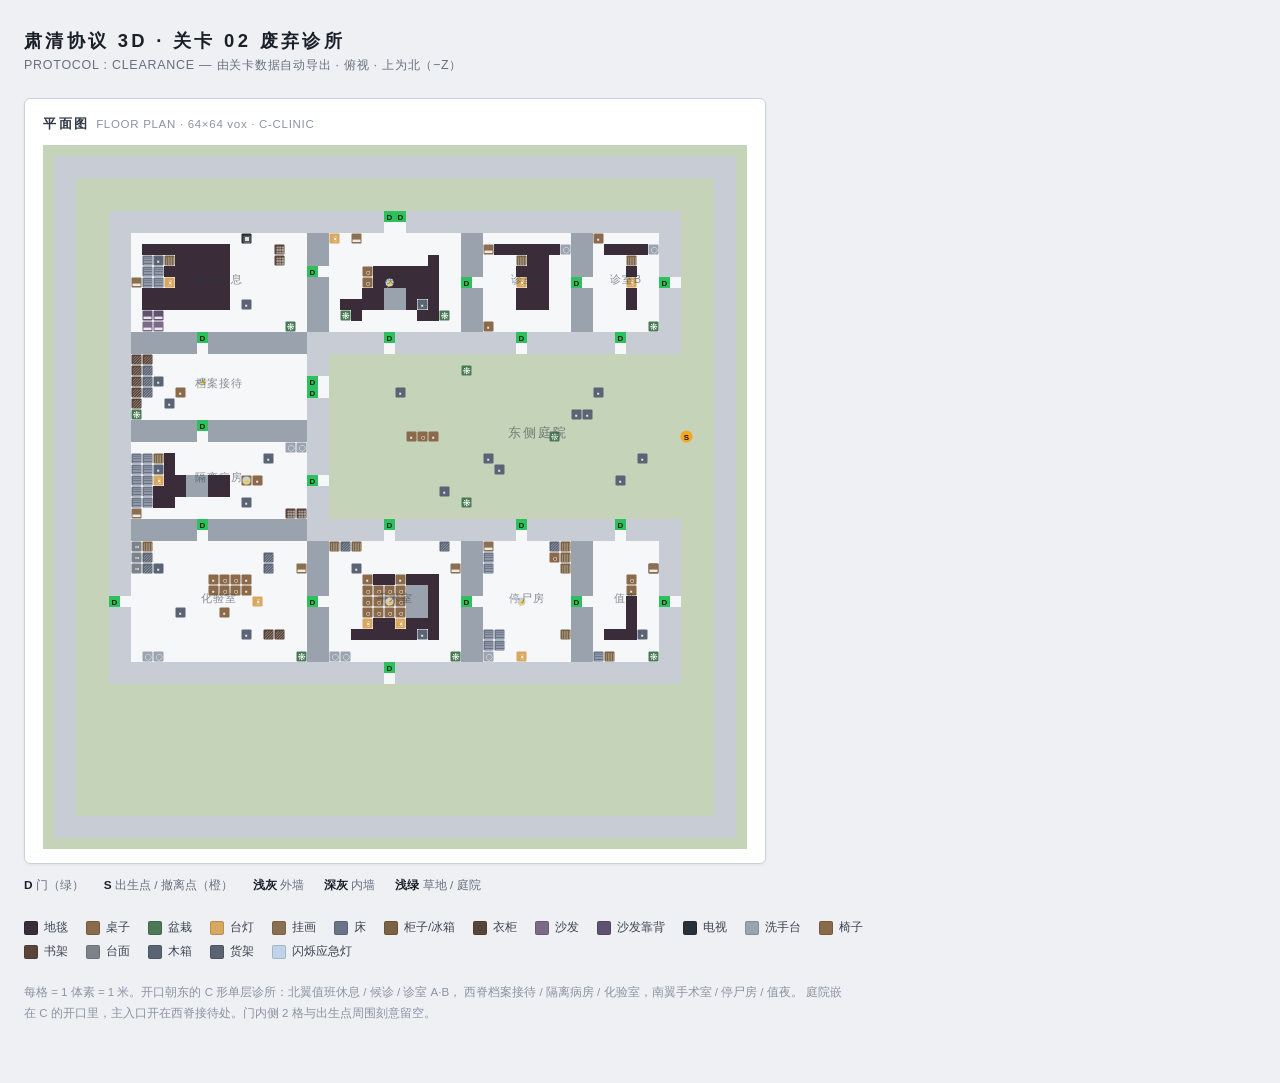
<file: floorplan02.html>
<!DOCTYPE html>
<html lang="zh-CN"><head><meta charset="UTF-8">
<title>肃清协议 3D · 关卡 02 废弃诊所</title>
<style>
  body{background:#eef0f3;color:#1a1f28;font-family:'Segoe UI','Microsoft YaHei',sans-serif;
       margin:0;padding:28px 24px 60px;}
  h1{font-size:1.15rem;letter-spacing:.18em;margin:0 0 4px;}
  .sub{color:#67707e;font-size:.78rem;margin-bottom:24px;letter-spacing:.06em;}
  .floors{display:flex;gap:32px;flex-wrap:wrap;align-items:flex-start;}
  .floor{background:#fff;border:1px solid #ccd2da;border-radius:6px;padding:16px 18px 14px;
         box-shadow:0 1px 3px rgba(0,0,0,.06);}
  .floor h2{font-size:.82rem;letter-spacing:.2em;margin:0 0 12px;color:#2f3742;}
  .floor h2 span{color:#8b93a1;font-weight:400;font-size:.72rem;letter-spacing:.06em;}
  svg{display:block;margin:0 auto;}
  .legend{margin-top:26px;display:flex;flex-wrap:wrap;gap:8px 18px;max-width:900px;}
  .li{display:flex;align-items:center;gap:6px;font-size:.74rem;color:#3c4450;}
  .li i{width:12px;height:12px;border-radius:2px;display:inline-block;border:1px solid rgba(0,0,0,.15);}
  .key{margin-top:14px;font-size:.74rem;color:#67707e;display:flex;gap:20px;flex-wrap:wrap;}
  .key b{color:#1a1f28;}
  .nb{margin-top:22px;font-size:.72rem;color:#8b93a1;max-width:820px;line-height:1.8;}
</style></head><body>
<h1>肃清协议 3D · 关卡 02 废弃诊所</h1>
<div class="sub">PROTOCOL : CLEARANCE — 由关卡数据自动导出 · 俯视 · 上为北（−Z）</div>

<div class="floors">
  <div class="floor">
    <h2>平面图 <span>FLOOR PLAN · 64×64 vox · C-CLINIC</span></h2>
    <svg viewBox="0 0 704 704" width="704" height="704" xmlns="http://www.w3.org/2000/svg" style="background:#f6f7f9"><rect x="0" y="0" width="11" height="11" fill="#c5d4b8"/><rect x="11" y="0" width="11" height="11" fill="#c5d4b8"/><rect x="22" y="0" width="11" height="11" fill="#c5d4b8"/><rect x="33" y="0" width="11" height="11" fill="#c5d4b8"/><rect x="44" y="0" width="11" height="11" fill="#c5d4b8"/><rect x="55" y="0" width="11" height="11" fill="#c5d4b8"/><rect x="66" y="0" width="11" height="11" fill="#c5d4b8"/><rect x="77" y="0" width="11" height="11" fill="#c5d4b8"/><rect x="88" y="0" width="11" height="11" fill="#c5d4b8"/><rect x="99" y="0" width="11" height="11" fill="#c5d4b8"/><rect x="110" y="0" width="11" height="11" fill="#c5d4b8"/><rect x="121" y="0" width="11" height="11" fill="#c5d4b8"/><rect x="132" y="0" width="11" height="11" fill="#c5d4b8"/><rect x="143" y="0" width="11" height="11" fill="#c5d4b8"/><rect x="154" y="0" width="11" height="11" fill="#c5d4b8"/><rect x="165" y="0" width="11" height="11" fill="#c5d4b8"/><rect x="176" y="0" width="11" height="11" fill="#c5d4b8"/><rect x="187" y="0" width="11" height="11" fill="#c5d4b8"/><rect x="198" y="0" width="11" height="11" fill="#c5d4b8"/><rect x="209" y="0" width="11" height="11" fill="#c5d4b8"/><rect x="220" y="0" width="11" height="11" fill="#c5d4b8"/><rect x="231" y="0" width="11" height="11" fill="#c5d4b8"/><rect x="242" y="0" width="11" height="11" fill="#c5d4b8"/><rect x="253" y="0" width="11" height="11" fill="#c5d4b8"/><rect x="264" y="0" width="11" height="11" fill="#c5d4b8"/><rect x="275" y="0" width="11" height="11" fill="#c5d4b8"/><rect x="286" y="0" width="11" height="11" fill="#c5d4b8"/><rect x="297" y="0" width="11" height="11" fill="#c5d4b8"/><rect x="308" y="0" width="11" height="11" fill="#c5d4b8"/><rect x="319" y="0" width="11" height="11" fill="#c5d4b8"/><rect x="330" y="0" width="11" height="11" fill="#c5d4b8"/><rect x="341" y="0" width="11" height="11" fill="#c5d4b8"/><rect x="352" y="0" width="11" height="11" fill="#c5d4b8"/><rect x="363" y="0" width="11" height="11" fill="#c5d4b8"/><rect x="374" y="0" width="11" height="11" fill="#c5d4b8"/><rect x="385" y="0" width="11" height="11" fill="#c5d4b8"/><rect x="396" y="0" width="11" height="11" fill="#c5d4b8"/><rect x="407" y="0" width="11" height="11" fill="#c5d4b8"/><rect x="418" y="0" width="11" height="11" fill="#c5d4b8"/><rect x="429" y="0" width="11" height="11" fill="#c5d4b8"/><rect x="440" y="0" width="11" height="11" fill="#c5d4b8"/><rect x="451" y="0" width="11" height="11" fill="#c5d4b8"/><rect x="462" y="0" width="11" height="11" fill="#c5d4b8"/><rect x="473" y="0" width="11" height="11" fill="#c5d4b8"/><rect x="484" y="0" width="11" height="11" fill="#c5d4b8"/><rect x="495" y="0" width="11" height="11" fill="#c5d4b8"/><rect x="506" y="0" width="11" height="11" fill="#c5d4b8"/><rect x="517" y="0" width="11" height="11" fill="#c5d4b8"/><rect x="528" y="0" width="11" height="11" fill="#c5d4b8"/><rect x="539" y="0" width="11" height="11" fill="#c5d4b8"/><rect x="550" y="0" width="11" height="11" fill="#c5d4b8"/><rect x="561" y="0" width="11" height="11" fill="#c5d4b8"/><rect x="572" y="0" width="11" height="11" fill="#c5d4b8"/><rect x="583" y="0" width="11" height="11" fill="#c5d4b8"/><rect x="594" y="0" width="11" height="11" fill="#c5d4b8"/><rect x="605" y="0" width="11" height="11" fill="#c5d4b8"/><rect x="616" y="0" width="11" height="11" fill="#c5d4b8"/><rect x="627" y="0" width="11" height="11" fill="#c5d4b8"/><rect x="638" y="0" width="11" height="11" fill="#c5d4b8"/><rect x="649" y="0" width="11" height="11" fill="#c5d4b8"/><rect x="660" y="0" width="11" height="11" fill="#c5d4b8"/><rect x="671" y="0" width="11" height="11" fill="#c5d4b8"/><rect x="682" y="0" width="11" height="11" fill="#c5d4b8"/><rect x="693" y="0" width="11" height="11" fill="#c5d4b8"/><rect x="0" y="11" width="11" height="11" fill="#c5d4b8"/><rect x="693" y="11" width="11" height="11" fill="#c5d4b8"/><rect x="0" y="22" width="11" height="11" fill="#c5d4b8"/><rect x="693" y="22" width="11" height="11" fill="#c5d4b8"/><rect x="0" y="33" width="11" height="11" fill="#c5d4b8"/><rect x="33" y="33" width="11" height="11" fill="#c5d4b8"/><rect x="44" y="33" width="11" height="11" fill="#c5d4b8"/><rect x="55" y="33" width="11" height="11" fill="#c5d4b8"/><rect x="66" y="33" width="11" height="11" fill="#c5d4b8"/><rect x="77" y="33" width="11" height="11" fill="#c5d4b8"/><rect x="88" y="33" width="11" height="11" fill="#c5d4b8"/><rect x="99" y="33" width="11" height="11" fill="#c5d4b8"/><rect x="110" y="33" width="11" height="11" fill="#c5d4b8"/><rect x="121" y="33" width="11" height="11" fill="#c5d4b8"/><rect x="132" y="33" width="11" height="11" fill="#c5d4b8"/><rect x="143" y="33" width="11" height="11" fill="#c5d4b8"/><rect x="154" y="33" width="11" height="11" fill="#c5d4b8"/><rect x="165" y="33" width="11" height="11" fill="#c5d4b8"/><rect x="176" y="33" width="11" height="11" fill="#c5d4b8"/><rect x="187" y="33" width="11" height="11" fill="#c5d4b8"/><rect x="198" y="33" width="11" height="11" fill="#c5d4b8"/><rect x="209" y="33" width="11" height="11" fill="#c5d4b8"/><rect x="220" y="33" width="11" height="11" fill="#c5d4b8"/><rect x="231" y="33" width="11" height="11" fill="#c5d4b8"/><rect x="242" y="33" width="11" height="11" fill="#c5d4b8"/><rect x="253" y="33" width="11" height="11" fill="#c5d4b8"/><rect x="264" y="33" width="11" height="11" fill="#c5d4b8"/><rect x="275" y="33" width="11" height="11" fill="#c5d4b8"/><rect x="286" y="33" width="11" height="11" fill="#c5d4b8"/><rect x="297" y="33" width="11" height="11" fill="#c5d4b8"/><rect x="308" y="33" width="11" height="11" fill="#c5d4b8"/><rect x="319" y="33" width="11" height="11" fill="#c5d4b8"/><rect x="330" y="33" width="11" height="11" fill="#c5d4b8"/><rect x="341" y="33" width="11" height="11" fill="#c5d4b8"/><rect x="352" y="33" width="11" height="11" fill="#c5d4b8"/><rect x="363" y="33" width="11" height="11" fill="#c5d4b8"/><rect x="374" y="33" width="11" height="11" fill="#c5d4b8"/><rect x="385" y="33" width="11" height="11" fill="#c5d4b8"/><rect x="396" y="33" width="11" height="11" fill="#c5d4b8"/><rect x="407" y="33" width="11" height="11" fill="#c5d4b8"/><rect x="418" y="33" width="11" height="11" fill="#c5d4b8"/><rect x="429" y="33" width="11" height="11" fill="#c5d4b8"/><rect x="440" y="33" width="11" height="11" fill="#c5d4b8"/><rect x="451" y="33" width="11" height="11" fill="#c5d4b8"/><rect x="462" y="33" width="11" height="11" fill="#c5d4b8"/><rect x="473" y="33" width="11" height="11" fill="#c5d4b8"/><rect x="484" y="33" width="11" height="11" fill="#c5d4b8"/><rect x="495" y="33" width="11" height="11" fill="#c5d4b8"/><rect x="506" y="33" width="11" height="11" fill="#c5d4b8"/><rect x="517" y="33" width="11" height="11" fill="#c5d4b8"/><rect x="528" y="33" width="11" height="11" fill="#c5d4b8"/><rect x="539" y="33" width="11" height="11" fill="#c5d4b8"/><rect x="550" y="33" width="11" height="11" fill="#c5d4b8"/><rect x="561" y="33" width="11" height="11" fill="#c5d4b8"/><rect x="572" y="33" width="11" height="11" fill="#c5d4b8"/><rect x="583" y="33" width="11" height="11" fill="#c5d4b8"/><rect x="594" y="33" width="11" height="11" fill="#c5d4b8"/><rect x="605" y="33" width="11" height="11" fill="#c5d4b8"/><rect x="616" y="33" width="11" height="11" fill="#c5d4b8"/><rect x="627" y="33" width="11" height="11" fill="#c5d4b8"/><rect x="638" y="33" width="11" height="11" fill="#c5d4b8"/><rect x="649" y="33" width="11" height="11" fill="#c5d4b8"/><rect x="660" y="33" width="11" height="11" fill="#c5d4b8"/><rect x="693" y="33" width="11" height="11" fill="#c5d4b8"/><rect x="0" y="44" width="11" height="11" fill="#c5d4b8"/><rect x="33" y="44" width="11" height="11" fill="#c5d4b8"/><rect x="44" y="44" width="11" height="11" fill="#c5d4b8"/><rect x="55" y="44" width="11" height="11" fill="#c5d4b8"/><rect x="66" y="44" width="11" height="11" fill="#c5d4b8"/><rect x="77" y="44" width="11" height="11" fill="#c5d4b8"/><rect x="88" y="44" width="11" height="11" fill="#c5d4b8"/><rect x="99" y="44" width="11" height="11" fill="#c5d4b8"/><rect x="110" y="44" width="11" height="11" fill="#c5d4b8"/><rect x="121" y="44" width="11" height="11" fill="#c5d4b8"/><rect x="132" y="44" width="11" height="11" fill="#c5d4b8"/><rect x="143" y="44" width="11" height="11" fill="#c5d4b8"/><rect x="154" y="44" width="11" height="11" fill="#c5d4b8"/><rect x="165" y="44" width="11" height="11" fill="#c5d4b8"/><rect x="176" y="44" width="11" height="11" fill="#c5d4b8"/><rect x="187" y="44" width="11" height="11" fill="#c5d4b8"/><rect x="198" y="44" width="11" height="11" fill="#c5d4b8"/><rect x="209" y="44" width="11" height="11" fill="#c5d4b8"/><rect x="220" y="44" width="11" height="11" fill="#c5d4b8"/><rect x="231" y="44" width="11" height="11" fill="#c5d4b8"/><rect x="242" y="44" width="11" height="11" fill="#c5d4b8"/><rect x="253" y="44" width="11" height="11" fill="#c5d4b8"/><rect x="264" y="44" width="11" height="11" fill="#c5d4b8"/><rect x="275" y="44" width="11" height="11" fill="#c5d4b8"/><rect x="286" y="44" width="11" height="11" fill="#c5d4b8"/><rect x="297" y="44" width="11" height="11" fill="#c5d4b8"/><rect x="308" y="44" width="11" height="11" fill="#c5d4b8"/><rect x="319" y="44" width="11" height="11" fill="#c5d4b8"/><rect x="330" y="44" width="11" height="11" fill="#c5d4b8"/><rect x="341" y="44" width="11" height="11" fill="#c5d4b8"/><rect x="352" y="44" width="11" height="11" fill="#c5d4b8"/><rect x="363" y="44" width="11" height="11" fill="#c5d4b8"/><rect x="374" y="44" width="11" height="11" fill="#c5d4b8"/><rect x="385" y="44" width="11" height="11" fill="#c5d4b8"/><rect x="396" y="44" width="11" height="11" fill="#c5d4b8"/><rect x="407" y="44" width="11" height="11" fill="#c5d4b8"/><rect x="418" y="44" width="11" height="11" fill="#c5d4b8"/><rect x="429" y="44" width="11" height="11" fill="#c5d4b8"/><rect x="440" y="44" width="11" height="11" fill="#c5d4b8"/><rect x="451" y="44" width="11" height="11" fill="#c5d4b8"/><rect x="462" y="44" width="11" height="11" fill="#c5d4b8"/><rect x="473" y="44" width="11" height="11" fill="#c5d4b8"/><rect x="484" y="44" width="11" height="11" fill="#c5d4b8"/><rect x="495" y="44" width="11" height="11" fill="#c5d4b8"/><rect x="506" y="44" width="11" height="11" fill="#c5d4b8"/><rect x="517" y="44" width="11" height="11" fill="#c5d4b8"/><rect x="528" y="44" width="11" height="11" fill="#c5d4b8"/><rect x="539" y="44" width="11" height="11" fill="#c5d4b8"/><rect x="550" y="44" width="11" height="11" fill="#c5d4b8"/><rect x="561" y="44" width="11" height="11" fill="#c5d4b8"/><rect x="572" y="44" width="11" height="11" fill="#c5d4b8"/><rect x="583" y="44" width="11" height="11" fill="#c5d4b8"/><rect x="594" y="44" width="11" height="11" fill="#c5d4b8"/><rect x="605" y="44" width="11" height="11" fill="#c5d4b8"/><rect x="616" y="44" width="11" height="11" fill="#c5d4b8"/><rect x="627" y="44" width="11" height="11" fill="#c5d4b8"/><rect x="638" y="44" width="11" height="11" fill="#c5d4b8"/><rect x="649" y="44" width="11" height="11" fill="#c5d4b8"/><rect x="660" y="44" width="11" height="11" fill="#c5d4b8"/><rect x="693" y="44" width="11" height="11" fill="#c5d4b8"/><rect x="0" y="55" width="11" height="11" fill="#c5d4b8"/><rect x="33" y="55" width="11" height="11" fill="#c5d4b8"/><rect x="44" y="55" width="11" height="11" fill="#c5d4b8"/><rect x="55" y="55" width="11" height="11" fill="#c5d4b8"/><rect x="66" y="55" width="11" height="11" fill="#c5d4b8"/><rect x="77" y="55" width="11" height="11" fill="#c5d4b8"/><rect x="88" y="55" width="11" height="11" fill="#c5d4b8"/><rect x="99" y="55" width="11" height="11" fill="#c5d4b8"/><rect x="110" y="55" width="11" height="11" fill="#c5d4b8"/><rect x="121" y="55" width="11" height="11" fill="#c5d4b8"/><rect x="132" y="55" width="11" height="11" fill="#c5d4b8"/><rect x="143" y="55" width="11" height="11" fill="#c5d4b8"/><rect x="154" y="55" width="11" height="11" fill="#c5d4b8"/><rect x="165" y="55" width="11" height="11" fill="#c5d4b8"/><rect x="176" y="55" width="11" height="11" fill="#c5d4b8"/><rect x="187" y="55" width="11" height="11" fill="#c5d4b8"/><rect x="198" y="55" width="11" height="11" fill="#c5d4b8"/><rect x="209" y="55" width="11" height="11" fill="#c5d4b8"/><rect x="220" y="55" width="11" height="11" fill="#c5d4b8"/><rect x="231" y="55" width="11" height="11" fill="#c5d4b8"/><rect x="242" y="55" width="11" height="11" fill="#c5d4b8"/><rect x="253" y="55" width="11" height="11" fill="#c5d4b8"/><rect x="264" y="55" width="11" height="11" fill="#c5d4b8"/><rect x="275" y="55" width="11" height="11" fill="#c5d4b8"/><rect x="286" y="55" width="11" height="11" fill="#c5d4b8"/><rect x="297" y="55" width="11" height="11" fill="#c5d4b8"/><rect x="308" y="55" width="11" height="11" fill="#c5d4b8"/><rect x="319" y="55" width="11" height="11" fill="#c5d4b8"/><rect x="330" y="55" width="11" height="11" fill="#c5d4b8"/><rect x="341" y="55" width="11" height="11" fill="#c5d4b8"/><rect x="352" y="55" width="11" height="11" fill="#c5d4b8"/><rect x="363" y="55" width="11" height="11" fill="#c5d4b8"/><rect x="374" y="55" width="11" height="11" fill="#c5d4b8"/><rect x="385" y="55" width="11" height="11" fill="#c5d4b8"/><rect x="396" y="55" width="11" height="11" fill="#c5d4b8"/><rect x="407" y="55" width="11" height="11" fill="#c5d4b8"/><rect x="418" y="55" width="11" height="11" fill="#c5d4b8"/><rect x="429" y="55" width="11" height="11" fill="#c5d4b8"/><rect x="440" y="55" width="11" height="11" fill="#c5d4b8"/><rect x="451" y="55" width="11" height="11" fill="#c5d4b8"/><rect x="462" y="55" width="11" height="11" fill="#c5d4b8"/><rect x="473" y="55" width="11" height="11" fill="#c5d4b8"/><rect x="484" y="55" width="11" height="11" fill="#c5d4b8"/><rect x="495" y="55" width="11" height="11" fill="#c5d4b8"/><rect x="506" y="55" width="11" height="11" fill="#c5d4b8"/><rect x="517" y="55" width="11" height="11" fill="#c5d4b8"/><rect x="528" y="55" width="11" height="11" fill="#c5d4b8"/><rect x="539" y="55" width="11" height="11" fill="#c5d4b8"/><rect x="550" y="55" width="11" height="11" fill="#c5d4b8"/><rect x="561" y="55" width="11" height="11" fill="#c5d4b8"/><rect x="572" y="55" width="11" height="11" fill="#c5d4b8"/><rect x="583" y="55" width="11" height="11" fill="#c5d4b8"/><rect x="594" y="55" width="11" height="11" fill="#c5d4b8"/><rect x="605" y="55" width="11" height="11" fill="#c5d4b8"/><rect x="616" y="55" width="11" height="11" fill="#c5d4b8"/><rect x="627" y="55" width="11" height="11" fill="#c5d4b8"/><rect x="638" y="55" width="11" height="11" fill="#c5d4b8"/><rect x="649" y="55" width="11" height="11" fill="#c5d4b8"/><rect x="660" y="55" width="11" height="11" fill="#c5d4b8"/><rect x="693" y="55" width="11" height="11" fill="#c5d4b8"/><rect x="0" y="66" width="11" height="11" fill="#c5d4b8"/><rect x="33" y="66" width="11" height="11" fill="#c5d4b8"/><rect x="44" y="66" width="11" height="11" fill="#c5d4b8"/><rect x="55" y="66" width="11" height="11" fill="#c5d4b8"/><rect x="638" y="66" width="11" height="11" fill="#c5d4b8"/><rect x="649" y="66" width="11" height="11" fill="#c5d4b8"/><rect x="660" y="66" width="11" height="11" fill="#c5d4b8"/><rect x="693" y="66" width="11" height="11" fill="#c5d4b8"/><rect x="0" y="77" width="11" height="11" fill="#c5d4b8"/><rect x="33" y="77" width="11" height="11" fill="#c5d4b8"/><rect x="44" y="77" width="11" height="11" fill="#c5d4b8"/><rect x="55" y="77" width="11" height="11" fill="#c5d4b8"/><rect x="638" y="77" width="11" height="11" fill="#c5d4b8"/><rect x="649" y="77" width="11" height="11" fill="#c5d4b8"/><rect x="660" y="77" width="11" height="11" fill="#c5d4b8"/><rect x="693" y="77" width="11" height="11" fill="#c5d4b8"/><rect x="0" y="88" width="11" height="11" fill="#c5d4b8"/><rect x="33" y="88" width="11" height="11" fill="#c5d4b8"/><rect x="44" y="88" width="11" height="11" fill="#c5d4b8"/><rect x="55" y="88" width="11" height="11" fill="#c5d4b8"/><rect x="638" y="88" width="11" height="11" fill="#c5d4b8"/><rect x="649" y="88" width="11" height="11" fill="#c5d4b8"/><rect x="660" y="88" width="11" height="11" fill="#c5d4b8"/><rect x="693" y="88" width="11" height="11" fill="#c5d4b8"/><rect x="0" y="99" width="11" height="11" fill="#c5d4b8"/><rect x="33" y="99" width="11" height="11" fill="#c5d4b8"/><rect x="44" y="99" width="11" height="11" fill="#c5d4b8"/><rect x="55" y="99" width="11" height="11" fill="#c5d4b8"/><rect x="638" y="99" width="11" height="11" fill="#c5d4b8"/><rect x="649" y="99" width="11" height="11" fill="#c5d4b8"/><rect x="660" y="99" width="11" height="11" fill="#c5d4b8"/><rect x="693" y="99" width="11" height="11" fill="#c5d4b8"/><rect x="0" y="110" width="11" height="11" fill="#c5d4b8"/><rect x="33" y="110" width="11" height="11" fill="#c5d4b8"/><rect x="44" y="110" width="11" height="11" fill="#c5d4b8"/><rect x="55" y="110" width="11" height="11" fill="#c5d4b8"/><rect x="638" y="110" width="11" height="11" fill="#c5d4b8"/><rect x="649" y="110" width="11" height="11" fill="#c5d4b8"/><rect x="660" y="110" width="11" height="11" fill="#c5d4b8"/><rect x="693" y="110" width="11" height="11" fill="#c5d4b8"/><rect x="0" y="121" width="11" height="11" fill="#c5d4b8"/><rect x="33" y="121" width="11" height="11" fill="#c5d4b8"/><rect x="44" y="121" width="11" height="11" fill="#c5d4b8"/><rect x="55" y="121" width="11" height="11" fill="#c5d4b8"/><rect x="638" y="121" width="11" height="11" fill="#c5d4b8"/><rect x="649" y="121" width="11" height="11" fill="#c5d4b8"/><rect x="660" y="121" width="11" height="11" fill="#c5d4b8"/><rect x="693" y="121" width="11" height="11" fill="#c5d4b8"/><rect x="0" y="132" width="11" height="11" fill="#c5d4b8"/><rect x="33" y="132" width="11" height="11" fill="#c5d4b8"/><rect x="44" y="132" width="11" height="11" fill="#c5d4b8"/><rect x="55" y="132" width="11" height="11" fill="#c5d4b8"/><rect x="638" y="132" width="11" height="11" fill="#c5d4b8"/><rect x="649" y="132" width="11" height="11" fill="#c5d4b8"/><rect x="660" y="132" width="11" height="11" fill="#c5d4b8"/><rect x="693" y="132" width="11" height="11" fill="#c5d4b8"/><rect x="0" y="143" width="11" height="11" fill="#c5d4b8"/><rect x="33" y="143" width="11" height="11" fill="#c5d4b8"/><rect x="44" y="143" width="11" height="11" fill="#c5d4b8"/><rect x="55" y="143" width="11" height="11" fill="#c5d4b8"/><rect x="638" y="143" width="11" height="11" fill="#c5d4b8"/><rect x="649" y="143" width="11" height="11" fill="#c5d4b8"/><rect x="660" y="143" width="11" height="11" fill="#c5d4b8"/><rect x="693" y="143" width="11" height="11" fill="#c5d4b8"/><rect x="0" y="154" width="11" height="11" fill="#c5d4b8"/><rect x="33" y="154" width="11" height="11" fill="#c5d4b8"/><rect x="44" y="154" width="11" height="11" fill="#c5d4b8"/><rect x="55" y="154" width="11" height="11" fill="#c5d4b8"/><rect x="638" y="154" width="11" height="11" fill="#c5d4b8"/><rect x="649" y="154" width="11" height="11" fill="#c5d4b8"/><rect x="660" y="154" width="11" height="11" fill="#c5d4b8"/><rect x="693" y="154" width="11" height="11" fill="#c5d4b8"/><rect x="0" y="165" width="11" height="11" fill="#c5d4b8"/><rect x="33" y="165" width="11" height="11" fill="#c5d4b8"/><rect x="44" y="165" width="11" height="11" fill="#c5d4b8"/><rect x="55" y="165" width="11" height="11" fill="#c5d4b8"/><rect x="638" y="165" width="11" height="11" fill="#c5d4b8"/><rect x="649" y="165" width="11" height="11" fill="#c5d4b8"/><rect x="660" y="165" width="11" height="11" fill="#c5d4b8"/><rect x="693" y="165" width="11" height="11" fill="#c5d4b8"/><rect x="0" y="176" width="11" height="11" fill="#c5d4b8"/><rect x="33" y="176" width="11" height="11" fill="#c5d4b8"/><rect x="44" y="176" width="11" height="11" fill="#c5d4b8"/><rect x="55" y="176" width="11" height="11" fill="#c5d4b8"/><rect x="638" y="176" width="11" height="11" fill="#c5d4b8"/><rect x="649" y="176" width="11" height="11" fill="#c5d4b8"/><rect x="660" y="176" width="11" height="11" fill="#c5d4b8"/><rect x="693" y="176" width="11" height="11" fill="#c5d4b8"/><rect x="0" y="187" width="11" height="11" fill="#c5d4b8"/><rect x="33" y="187" width="11" height="11" fill="#c5d4b8"/><rect x="44" y="187" width="11" height="11" fill="#c5d4b8"/><rect x="55" y="187" width="11" height="11" fill="#c5d4b8"/><rect x="638" y="187" width="11" height="11" fill="#c5d4b8"/><rect x="649" y="187" width="11" height="11" fill="#c5d4b8"/><rect x="660" y="187" width="11" height="11" fill="#c5d4b8"/><rect x="693" y="187" width="11" height="11" fill="#c5d4b8"/><rect x="0" y="198" width="11" height="11" fill="#c5d4b8"/><rect x="33" y="198" width="11" height="11" fill="#c5d4b8"/><rect x="44" y="198" width="11" height="11" fill="#c5d4b8"/><rect x="55" y="198" width="11" height="11" fill="#c5d4b8"/><rect x="638" y="198" width="11" height="11" fill="#c5d4b8"/><rect x="649" y="198" width="11" height="11" fill="#c5d4b8"/><rect x="660" y="198" width="11" height="11" fill="#c5d4b8"/><rect x="693" y="198" width="11" height="11" fill="#c5d4b8"/><rect x="0" y="209" width="11" height="11" fill="#c5d4b8"/><rect x="33" y="209" width="11" height="11" fill="#c5d4b8"/><rect x="44" y="209" width="11" height="11" fill="#c5d4b8"/><rect x="55" y="209" width="11" height="11" fill="#c5d4b8"/><rect x="286" y="209" width="11" height="11" fill="#c5d4b8"/><rect x="297" y="209" width="11" height="11" fill="#c5d4b8"/><rect x="308" y="209" width="11" height="11" fill="#c5d4b8"/><rect x="319" y="209" width="11" height="11" fill="#c5d4b8"/><rect x="330" y="209" width="11" height="11" fill="#c5d4b8"/><rect x="341" y="209" width="11" height="11" fill="#c5d4b8"/><rect x="352" y="209" width="11" height="11" fill="#c5d4b8"/><rect x="363" y="209" width="11" height="11" fill="#c5d4b8"/><rect x="374" y="209" width="11" height="11" fill="#c5d4b8"/><rect x="385" y="209" width="11" height="11" fill="#c5d4b8"/><rect x="396" y="209" width="11" height="11" fill="#c5d4b8"/><rect x="407" y="209" width="11" height="11" fill="#c5d4b8"/><rect x="418" y="209" width="11" height="11" fill="#c5d4b8"/><rect x="429" y="209" width="11" height="11" fill="#c5d4b8"/><rect x="440" y="209" width="11" height="11" fill="#c5d4b8"/><rect x="451" y="209" width="11" height="11" fill="#c5d4b8"/><rect x="462" y="209" width="11" height="11" fill="#c5d4b8"/><rect x="473" y="209" width="11" height="11" fill="#c5d4b8"/><rect x="484" y="209" width="11" height="11" fill="#c5d4b8"/><rect x="495" y="209" width="11" height="11" fill="#c5d4b8"/><rect x="506" y="209" width="11" height="11" fill="#c5d4b8"/><rect x="517" y="209" width="11" height="11" fill="#c5d4b8"/><rect x="528" y="209" width="11" height="11" fill="#c5d4b8"/><rect x="539" y="209" width="11" height="11" fill="#c5d4b8"/><rect x="550" y="209" width="11" height="11" fill="#c5d4b8"/><rect x="561" y="209" width="11" height="11" fill="#c5d4b8"/><rect x="572" y="209" width="11" height="11" fill="#c5d4b8"/><rect x="583" y="209" width="11" height="11" fill="#c5d4b8"/><rect x="594" y="209" width="11" height="11" fill="#c5d4b8"/><rect x="605" y="209" width="11" height="11" fill="#c5d4b8"/><rect x="616" y="209" width="11" height="11" fill="#c5d4b8"/><rect x="627" y="209" width="11" height="11" fill="#c5d4b8"/><rect x="638" y="209" width="11" height="11" fill="#c5d4b8"/><rect x="649" y="209" width="11" height="11" fill="#c5d4b8"/><rect x="660" y="209" width="11" height="11" fill="#c5d4b8"/><rect x="693" y="209" width="11" height="11" fill="#c5d4b8"/><rect x="0" y="220" width="11" height="11" fill="#c5d4b8"/><rect x="33" y="220" width="11" height="11" fill="#c5d4b8"/><rect x="44" y="220" width="11" height="11" fill="#c5d4b8"/><rect x="55" y="220" width="11" height="11" fill="#c5d4b8"/><rect x="286" y="220" width="11" height="11" fill="#c5d4b8"/><rect x="297" y="220" width="11" height="11" fill="#c5d4b8"/><rect x="308" y="220" width="11" height="11" fill="#c5d4b8"/><rect x="319" y="220" width="11" height="11" fill="#c5d4b8"/><rect x="330" y="220" width="11" height="11" fill="#c5d4b8"/><rect x="341" y="220" width="11" height="11" fill="#c5d4b8"/><rect x="352" y="220" width="11" height="11" fill="#c5d4b8"/><rect x="363" y="220" width="11" height="11" fill="#c5d4b8"/><rect x="374" y="220" width="11" height="11" fill="#c5d4b8"/><rect x="385" y="220" width="11" height="11" fill="#c5d4b8"/><rect x="396" y="220" width="11" height="11" fill="#c5d4b8"/><rect x="407" y="220" width="11" height="11" fill="#c5d4b8"/><rect x="418" y="220" width="11" height="11" fill="#c5d4b8"/><rect x="429" y="220" width="11" height="11" fill="#c5d4b8"/><rect x="440" y="220" width="11" height="11" fill="#c5d4b8"/><rect x="451" y="220" width="11" height="11" fill="#c5d4b8"/><rect x="462" y="220" width="11" height="11" fill="#c5d4b8"/><rect x="473" y="220" width="11" height="11" fill="#c5d4b8"/><rect x="484" y="220" width="11" height="11" fill="#c5d4b8"/><rect x="495" y="220" width="11" height="11" fill="#c5d4b8"/><rect x="506" y="220" width="11" height="11" fill="#c5d4b8"/><rect x="517" y="220" width="11" height="11" fill="#c5d4b8"/><rect x="528" y="220" width="11" height="11" fill="#c5d4b8"/><rect x="539" y="220" width="11" height="11" fill="#c5d4b8"/><rect x="550" y="220" width="11" height="11" fill="#c5d4b8"/><rect x="561" y="220" width="11" height="11" fill="#c5d4b8"/><rect x="572" y="220" width="11" height="11" fill="#c5d4b8"/><rect x="583" y="220" width="11" height="11" fill="#c5d4b8"/><rect x="594" y="220" width="11" height="11" fill="#c5d4b8"/><rect x="605" y="220" width="11" height="11" fill="#c5d4b8"/><rect x="616" y="220" width="11" height="11" fill="#c5d4b8"/><rect x="627" y="220" width="11" height="11" fill="#c5d4b8"/><rect x="638" y="220" width="11" height="11" fill="#c5d4b8"/><rect x="649" y="220" width="11" height="11" fill="#c5d4b8"/><rect x="660" y="220" width="11" height="11" fill="#c5d4b8"/><rect x="693" y="220" width="11" height="11" fill="#c5d4b8"/><rect x="0" y="231" width="11" height="11" fill="#c5d4b8"/><rect x="33" y="231" width="11" height="11" fill="#c5d4b8"/><rect x="44" y="231" width="11" height="11" fill="#c5d4b8"/><rect x="55" y="231" width="11" height="11" fill="#c5d4b8"/><rect x="286" y="231" width="11" height="11" fill="#c5d4b8"/><rect x="297" y="231" width="11" height="11" fill="#c5d4b8"/><rect x="308" y="231" width="11" height="11" fill="#c5d4b8"/><rect x="319" y="231" width="11" height="11" fill="#c5d4b8"/><rect x="330" y="231" width="11" height="11" fill="#c5d4b8"/><rect x="341" y="231" width="11" height="11" fill="#c5d4b8"/><rect x="352" y="231" width="11" height="11" fill="#c5d4b8"/><rect x="363" y="231" width="11" height="11" fill="#c5d4b8"/><rect x="374" y="231" width="11" height="11" fill="#c5d4b8"/><rect x="385" y="231" width="11" height="11" fill="#c5d4b8"/><rect x="396" y="231" width="11" height="11" fill="#c5d4b8"/><rect x="407" y="231" width="11" height="11" fill="#c5d4b8"/><rect x="418" y="231" width="11" height="11" fill="#c5d4b8"/><rect x="429" y="231" width="11" height="11" fill="#c5d4b8"/><rect x="440" y="231" width="11" height="11" fill="#c5d4b8"/><rect x="451" y="231" width="11" height="11" fill="#c5d4b8"/><rect x="462" y="231" width="11" height="11" fill="#c5d4b8"/><rect x="473" y="231" width="11" height="11" fill="#c5d4b8"/><rect x="484" y="231" width="11" height="11" fill="#c5d4b8"/><rect x="495" y="231" width="11" height="11" fill="#c5d4b8"/><rect x="506" y="231" width="11" height="11" fill="#c5d4b8"/><rect x="517" y="231" width="11" height="11" fill="#c5d4b8"/><rect x="528" y="231" width="11" height="11" fill="#c5d4b8"/><rect x="539" y="231" width="11" height="11" fill="#c5d4b8"/><rect x="550" y="231" width="11" height="11" fill="#c5d4b8"/><rect x="561" y="231" width="11" height="11" fill="#c5d4b8"/><rect x="572" y="231" width="11" height="11" fill="#c5d4b8"/><rect x="583" y="231" width="11" height="11" fill="#c5d4b8"/><rect x="594" y="231" width="11" height="11" fill="#c5d4b8"/><rect x="605" y="231" width="11" height="11" fill="#c5d4b8"/><rect x="616" y="231" width="11" height="11" fill="#c5d4b8"/><rect x="627" y="231" width="11" height="11" fill="#c5d4b8"/><rect x="638" y="231" width="11" height="11" fill="#c5d4b8"/><rect x="649" y="231" width="11" height="11" fill="#c5d4b8"/><rect x="660" y="231" width="11" height="11" fill="#c5d4b8"/><rect x="693" y="231" width="11" height="11" fill="#c5d4b8"/><rect x="0" y="242" width="11" height="11" fill="#c5d4b8"/><rect x="33" y="242" width="11" height="11" fill="#c5d4b8"/><rect x="44" y="242" width="11" height="11" fill="#c5d4b8"/><rect x="55" y="242" width="11" height="11" fill="#c5d4b8"/><rect x="286" y="242" width="11" height="11" fill="#c5d4b8"/><rect x="297" y="242" width="11" height="11" fill="#c5d4b8"/><rect x="308" y="242" width="11" height="11" fill="#c5d4b8"/><rect x="319" y="242" width="11" height="11" fill="#c5d4b8"/><rect x="330" y="242" width="11" height="11" fill="#c5d4b8"/><rect x="341" y="242" width="11" height="11" fill="#c5d4b8"/><rect x="352" y="242" width="11" height="11" fill="#c5d4b8"/><rect x="363" y="242" width="11" height="11" fill="#c5d4b8"/><rect x="374" y="242" width="11" height="11" fill="#c5d4b8"/><rect x="385" y="242" width="11" height="11" fill="#c5d4b8"/><rect x="396" y="242" width="11" height="11" fill="#c5d4b8"/><rect x="407" y="242" width="11" height="11" fill="#c5d4b8"/><rect x="418" y="242" width="11" height="11" fill="#c5d4b8"/><rect x="429" y="242" width="11" height="11" fill="#c5d4b8"/><rect x="440" y="242" width="11" height="11" fill="#c5d4b8"/><rect x="451" y="242" width="11" height="11" fill="#c5d4b8"/><rect x="462" y="242" width="11" height="11" fill="#c5d4b8"/><rect x="473" y="242" width="11" height="11" fill="#c5d4b8"/><rect x="484" y="242" width="11" height="11" fill="#c5d4b8"/><rect x="495" y="242" width="11" height="11" fill="#c5d4b8"/><rect x="506" y="242" width="11" height="11" fill="#c5d4b8"/><rect x="517" y="242" width="11" height="11" fill="#c5d4b8"/><rect x="528" y="242" width="11" height="11" fill="#c5d4b8"/><rect x="539" y="242" width="11" height="11" fill="#c5d4b8"/><rect x="550" y="242" width="11" height="11" fill="#c5d4b8"/><rect x="561" y="242" width="11" height="11" fill="#c5d4b8"/><rect x="572" y="242" width="11" height="11" fill="#c5d4b8"/><rect x="583" y="242" width="11" height="11" fill="#c5d4b8"/><rect x="594" y="242" width="11" height="11" fill="#c5d4b8"/><rect x="605" y="242" width="11" height="11" fill="#c5d4b8"/><rect x="616" y="242" width="11" height="11" fill="#c5d4b8"/><rect x="627" y="242" width="11" height="11" fill="#c5d4b8"/><rect x="638" y="242" width="11" height="11" fill="#c5d4b8"/><rect x="649" y="242" width="11" height="11" fill="#c5d4b8"/><rect x="660" y="242" width="11" height="11" fill="#c5d4b8"/><rect x="693" y="242" width="11" height="11" fill="#c5d4b8"/><rect x="0" y="253" width="11" height="11" fill="#c5d4b8"/><rect x="33" y="253" width="11" height="11" fill="#c5d4b8"/><rect x="44" y="253" width="11" height="11" fill="#c5d4b8"/><rect x="55" y="253" width="11" height="11" fill="#c5d4b8"/><rect x="286" y="253" width="11" height="11" fill="#c5d4b8"/><rect x="297" y="253" width="11" height="11" fill="#c5d4b8"/><rect x="308" y="253" width="11" height="11" fill="#c5d4b8"/><rect x="319" y="253" width="11" height="11" fill="#c5d4b8"/><rect x="330" y="253" width="11" height="11" fill="#c5d4b8"/><rect x="341" y="253" width="11" height="11" fill="#c5d4b8"/><rect x="352" y="253" width="11" height="11" fill="#c5d4b8"/><rect x="363" y="253" width="11" height="11" fill="#c5d4b8"/><rect x="374" y="253" width="11" height="11" fill="#c5d4b8"/><rect x="385" y="253" width="11" height="11" fill="#c5d4b8"/><rect x="396" y="253" width="11" height="11" fill="#c5d4b8"/><rect x="407" y="253" width="11" height="11" fill="#c5d4b8"/><rect x="418" y="253" width="11" height="11" fill="#c5d4b8"/><rect x="429" y="253" width="11" height="11" fill="#c5d4b8"/><rect x="440" y="253" width="11" height="11" fill="#c5d4b8"/><rect x="451" y="253" width="11" height="11" fill="#c5d4b8"/><rect x="462" y="253" width="11" height="11" fill="#c5d4b8"/><rect x="473" y="253" width="11" height="11" fill="#c5d4b8"/><rect x="484" y="253" width="11" height="11" fill="#c5d4b8"/><rect x="495" y="253" width="11" height="11" fill="#c5d4b8"/><rect x="506" y="253" width="11" height="11" fill="#c5d4b8"/><rect x="517" y="253" width="11" height="11" fill="#c5d4b8"/><rect x="528" y="253" width="11" height="11" fill="#c5d4b8"/><rect x="539" y="253" width="11" height="11" fill="#c5d4b8"/><rect x="550" y="253" width="11" height="11" fill="#c5d4b8"/><rect x="561" y="253" width="11" height="11" fill="#c5d4b8"/><rect x="572" y="253" width="11" height="11" fill="#c5d4b8"/><rect x="583" y="253" width="11" height="11" fill="#c5d4b8"/><rect x="594" y="253" width="11" height="11" fill="#c5d4b8"/><rect x="605" y="253" width="11" height="11" fill="#c5d4b8"/><rect x="616" y="253" width="11" height="11" fill="#c5d4b8"/><rect x="627" y="253" width="11" height="11" fill="#c5d4b8"/><rect x="638" y="253" width="11" height="11" fill="#c5d4b8"/><rect x="649" y="253" width="11" height="11" fill="#c5d4b8"/><rect x="660" y="253" width="11" height="11" fill="#c5d4b8"/><rect x="693" y="253" width="11" height="11" fill="#c5d4b8"/><rect x="0" y="264" width="11" height="11" fill="#c5d4b8"/><rect x="33" y="264" width="11" height="11" fill="#c5d4b8"/><rect x="44" y="264" width="11" height="11" fill="#c5d4b8"/><rect x="55" y="264" width="11" height="11" fill="#c5d4b8"/><rect x="286" y="264" width="11" height="11" fill="#c5d4b8"/><rect x="297" y="264" width="11" height="11" fill="#c5d4b8"/><rect x="308" y="264" width="11" height="11" fill="#c5d4b8"/><rect x="319" y="264" width="11" height="11" fill="#c5d4b8"/><rect x="330" y="264" width="11" height="11" fill="#c5d4b8"/><rect x="341" y="264" width="11" height="11" fill="#c5d4b8"/><rect x="352" y="264" width="11" height="11" fill="#c5d4b8"/><rect x="363" y="264" width="11" height="11" fill="#c5d4b8"/><rect x="374" y="264" width="11" height="11" fill="#c5d4b8"/><rect x="385" y="264" width="11" height="11" fill="#c5d4b8"/><rect x="396" y="264" width="11" height="11" fill="#c5d4b8"/><rect x="407" y="264" width="11" height="11" fill="#c5d4b8"/><rect x="418" y="264" width="11" height="11" fill="#c5d4b8"/><rect x="429" y="264" width="11" height="11" fill="#c5d4b8"/><rect x="440" y="264" width="11" height="11" fill="#c5d4b8"/><rect x="451" y="264" width="11" height="11" fill="#c5d4b8"/><rect x="462" y="264" width="11" height="11" fill="#c5d4b8"/><rect x="473" y="264" width="11" height="11" fill="#c5d4b8"/><rect x="484" y="264" width="11" height="11" fill="#c5d4b8"/><rect x="495" y="264" width="11" height="11" fill="#c5d4b8"/><rect x="506" y="264" width="11" height="11" fill="#c5d4b8"/><rect x="517" y="264" width="11" height="11" fill="#c5d4b8"/><rect x="528" y="264" width="11" height="11" fill="#c5d4b8"/><rect x="539" y="264" width="11" height="11" fill="#c5d4b8"/><rect x="550" y="264" width="11" height="11" fill="#c5d4b8"/><rect x="561" y="264" width="11" height="11" fill="#c5d4b8"/><rect x="572" y="264" width="11" height="11" fill="#c5d4b8"/><rect x="583" y="264" width="11" height="11" fill="#c5d4b8"/><rect x="594" y="264" width="11" height="11" fill="#c5d4b8"/><rect x="605" y="264" width="11" height="11" fill="#c5d4b8"/><rect x="616" y="264" width="11" height="11" fill="#c5d4b8"/><rect x="627" y="264" width="11" height="11" fill="#c5d4b8"/><rect x="638" y="264" width="11" height="11" fill="#c5d4b8"/><rect x="649" y="264" width="11" height="11" fill="#c5d4b8"/><rect x="660" y="264" width="11" height="11" fill="#c5d4b8"/><rect x="693" y="264" width="11" height="11" fill="#c5d4b8"/><rect x="0" y="275" width="11" height="11" fill="#c5d4b8"/><rect x="33" y="275" width="11" height="11" fill="#c5d4b8"/><rect x="44" y="275" width="11" height="11" fill="#c5d4b8"/><rect x="55" y="275" width="11" height="11" fill="#c5d4b8"/><rect x="286" y="275" width="11" height="11" fill="#c5d4b8"/><rect x="297" y="275" width="11" height="11" fill="#c5d4b8"/><rect x="308" y="275" width="11" height="11" fill="#c5d4b8"/><rect x="319" y="275" width="11" height="11" fill="#c5d4b8"/><rect x="330" y="275" width="11" height="11" fill="#c5d4b8"/><rect x="341" y="275" width="11" height="11" fill="#c5d4b8"/><rect x="352" y="275" width="11" height="11" fill="#c5d4b8"/><rect x="363" y="275" width="11" height="11" fill="#c5d4b8"/><rect x="374" y="275" width="11" height="11" fill="#c5d4b8"/><rect x="385" y="275" width="11" height="11" fill="#c5d4b8"/><rect x="396" y="275" width="11" height="11" fill="#c5d4b8"/><rect x="407" y="275" width="11" height="11" fill="#c5d4b8"/><rect x="418" y="275" width="11" height="11" fill="#c5d4b8"/><rect x="429" y="275" width="11" height="11" fill="#c5d4b8"/><rect x="440" y="275" width="11" height="11" fill="#c5d4b8"/><rect x="451" y="275" width="11" height="11" fill="#c5d4b8"/><rect x="462" y="275" width="11" height="11" fill="#c5d4b8"/><rect x="473" y="275" width="11" height="11" fill="#c5d4b8"/><rect x="484" y="275" width="11" height="11" fill="#c5d4b8"/><rect x="495" y="275" width="11" height="11" fill="#c5d4b8"/><rect x="506" y="275" width="11" height="11" fill="#c5d4b8"/><rect x="517" y="275" width="11" height="11" fill="#c5d4b8"/><rect x="528" y="275" width="11" height="11" fill="#c5d4b8"/><rect x="539" y="275" width="11" height="11" fill="#c5d4b8"/><rect x="550" y="275" width="11" height="11" fill="#c5d4b8"/><rect x="561" y="275" width="11" height="11" fill="#c5d4b8"/><rect x="572" y="275" width="11" height="11" fill="#c5d4b8"/><rect x="583" y="275" width="11" height="11" fill="#c5d4b8"/><rect x="594" y="275" width="11" height="11" fill="#c5d4b8"/><rect x="605" y="275" width="11" height="11" fill="#c5d4b8"/><rect x="616" y="275" width="11" height="11" fill="#c5d4b8"/><rect x="627" y="275" width="11" height="11" fill="#c5d4b8"/><rect x="638" y="275" width="11" height="11" fill="#c5d4b8"/><rect x="649" y="275" width="11" height="11" fill="#c5d4b8"/><rect x="660" y="275" width="11" height="11" fill="#c5d4b8"/><rect x="693" y="275" width="11" height="11" fill="#c5d4b8"/><rect x="0" y="286" width="11" height="11" fill="#c5d4b8"/><rect x="33" y="286" width="11" height="11" fill="#c5d4b8"/><rect x="44" y="286" width="11" height="11" fill="#c5d4b8"/><rect x="55" y="286" width="11" height="11" fill="#c5d4b8"/><rect x="286" y="286" width="11" height="11" fill="#c5d4b8"/><rect x="297" y="286" width="11" height="11" fill="#c5d4b8"/><rect x="308" y="286" width="11" height="11" fill="#c5d4b8"/><rect x="319" y="286" width="11" height="11" fill="#c5d4b8"/><rect x="330" y="286" width="11" height="11" fill="#c5d4b8"/><rect x="341" y="286" width="11" height="11" fill="#c5d4b8"/><rect x="352" y="286" width="11" height="11" fill="#c5d4b8"/><rect x="363" y="286" width="11" height="11" fill="#c5d4b8"/><rect x="374" y="286" width="11" height="11" fill="#c5d4b8"/><rect x="385" y="286" width="11" height="11" fill="#c5d4b8"/><rect x="396" y="286" width="11" height="11" fill="#c5d4b8"/><rect x="407" y="286" width="11" height="11" fill="#c5d4b8"/><rect x="418" y="286" width="11" height="11" fill="#c5d4b8"/><rect x="429" y="286" width="11" height="11" fill="#c5d4b8"/><rect x="440" y="286" width="11" height="11" fill="#c5d4b8"/><rect x="451" y="286" width="11" height="11" fill="#c5d4b8"/><rect x="462" y="286" width="11" height="11" fill="#c5d4b8"/><rect x="473" y="286" width="11" height="11" fill="#c5d4b8"/><rect x="484" y="286" width="11" height="11" fill="#c5d4b8"/><rect x="495" y="286" width="11" height="11" fill="#c5d4b8"/><rect x="506" y="286" width="11" height="11" fill="#c5d4b8"/><rect x="517" y="286" width="11" height="11" fill="#c5d4b8"/><rect x="528" y="286" width="11" height="11" fill="#c5d4b8"/><rect x="539" y="286" width="11" height="11" fill="#c5d4b8"/><rect x="550" y="286" width="11" height="11" fill="#c5d4b8"/><rect x="561" y="286" width="11" height="11" fill="#c5d4b8"/><rect x="572" y="286" width="11" height="11" fill="#c5d4b8"/><rect x="583" y="286" width="11" height="11" fill="#c5d4b8"/><rect x="594" y="286" width="11" height="11" fill="#c5d4b8"/><rect x="605" y="286" width="11" height="11" fill="#c5d4b8"/><rect x="616" y="286" width="11" height="11" fill="#c5d4b8"/><rect x="627" y="286" width="11" height="11" fill="#c5d4b8"/><rect x="638" y="286" width="11" height="11" fill="#c5d4b8"/><rect x="649" y="286" width="11" height="11" fill="#c5d4b8"/><rect x="660" y="286" width="11" height="11" fill="#c5d4b8"/><rect x="693" y="286" width="11" height="11" fill="#c5d4b8"/><rect x="0" y="297" width="11" height="11" fill="#c5d4b8"/><rect x="33" y="297" width="11" height="11" fill="#c5d4b8"/><rect x="44" y="297" width="11" height="11" fill="#c5d4b8"/><rect x="55" y="297" width="11" height="11" fill="#c5d4b8"/><rect x="286" y="297" width="11" height="11" fill="#c5d4b8"/><rect x="297" y="297" width="11" height="11" fill="#c5d4b8"/><rect x="308" y="297" width="11" height="11" fill="#c5d4b8"/><rect x="319" y="297" width="11" height="11" fill="#c5d4b8"/><rect x="330" y="297" width="11" height="11" fill="#c5d4b8"/><rect x="341" y="297" width="11" height="11" fill="#c5d4b8"/><rect x="352" y="297" width="11" height="11" fill="#c5d4b8"/><rect x="363" y="297" width="11" height="11" fill="#c5d4b8"/><rect x="374" y="297" width="11" height="11" fill="#c5d4b8"/><rect x="385" y="297" width="11" height="11" fill="#c5d4b8"/><rect x="396" y="297" width="11" height="11" fill="#c5d4b8"/><rect x="407" y="297" width="11" height="11" fill="#c5d4b8"/><rect x="418" y="297" width="11" height="11" fill="#c5d4b8"/><rect x="429" y="297" width="11" height="11" fill="#c5d4b8"/><rect x="440" y="297" width="11" height="11" fill="#c5d4b8"/><rect x="451" y="297" width="11" height="11" fill="#c5d4b8"/><rect x="462" y="297" width="11" height="11" fill="#c5d4b8"/><rect x="473" y="297" width="11" height="11" fill="#c5d4b8"/><rect x="484" y="297" width="11" height="11" fill="#c5d4b8"/><rect x="495" y="297" width="11" height="11" fill="#c5d4b8"/><rect x="506" y="297" width="11" height="11" fill="#c5d4b8"/><rect x="517" y="297" width="11" height="11" fill="#c5d4b8"/><rect x="528" y="297" width="11" height="11" fill="#c5d4b8"/><rect x="539" y="297" width="11" height="11" fill="#c5d4b8"/><rect x="550" y="297" width="11" height="11" fill="#c5d4b8"/><rect x="561" y="297" width="11" height="11" fill="#c5d4b8"/><rect x="572" y="297" width="11" height="11" fill="#c5d4b8"/><rect x="583" y="297" width="11" height="11" fill="#c5d4b8"/><rect x="594" y="297" width="11" height="11" fill="#c5d4b8"/><rect x="605" y="297" width="11" height="11" fill="#c5d4b8"/><rect x="616" y="297" width="11" height="11" fill="#c5d4b8"/><rect x="627" y="297" width="11" height="11" fill="#c5d4b8"/><rect x="638" y="297" width="11" height="11" fill="#c5d4b8"/><rect x="649" y="297" width="11" height="11" fill="#c5d4b8"/><rect x="660" y="297" width="11" height="11" fill="#c5d4b8"/><rect x="693" y="297" width="11" height="11" fill="#c5d4b8"/><rect x="0" y="308" width="11" height="11" fill="#c5d4b8"/><rect x="33" y="308" width="11" height="11" fill="#c5d4b8"/><rect x="44" y="308" width="11" height="11" fill="#c5d4b8"/><rect x="55" y="308" width="11" height="11" fill="#c5d4b8"/><rect x="286" y="308" width="11" height="11" fill="#c5d4b8"/><rect x="297" y="308" width="11" height="11" fill="#c5d4b8"/><rect x="308" y="308" width="11" height="11" fill="#c5d4b8"/><rect x="319" y="308" width="11" height="11" fill="#c5d4b8"/><rect x="330" y="308" width="11" height="11" fill="#c5d4b8"/><rect x="341" y="308" width="11" height="11" fill="#c5d4b8"/><rect x="352" y="308" width="11" height="11" fill="#c5d4b8"/><rect x="363" y="308" width="11" height="11" fill="#c5d4b8"/><rect x="374" y="308" width="11" height="11" fill="#c5d4b8"/><rect x="385" y="308" width="11" height="11" fill="#c5d4b8"/><rect x="396" y="308" width="11" height="11" fill="#c5d4b8"/><rect x="407" y="308" width="11" height="11" fill="#c5d4b8"/><rect x="418" y="308" width="11" height="11" fill="#c5d4b8"/><rect x="429" y="308" width="11" height="11" fill="#c5d4b8"/><rect x="440" y="308" width="11" height="11" fill="#c5d4b8"/><rect x="451" y="308" width="11" height="11" fill="#c5d4b8"/><rect x="462" y="308" width="11" height="11" fill="#c5d4b8"/><rect x="473" y="308" width="11" height="11" fill="#c5d4b8"/><rect x="484" y="308" width="11" height="11" fill="#c5d4b8"/><rect x="495" y="308" width="11" height="11" fill="#c5d4b8"/><rect x="506" y="308" width="11" height="11" fill="#c5d4b8"/><rect x="517" y="308" width="11" height="11" fill="#c5d4b8"/><rect x="528" y="308" width="11" height="11" fill="#c5d4b8"/><rect x="539" y="308" width="11" height="11" fill="#c5d4b8"/><rect x="550" y="308" width="11" height="11" fill="#c5d4b8"/><rect x="561" y="308" width="11" height="11" fill="#c5d4b8"/><rect x="572" y="308" width="11" height="11" fill="#c5d4b8"/><rect x="583" y="308" width="11" height="11" fill="#c5d4b8"/><rect x="594" y="308" width="11" height="11" fill="#c5d4b8"/><rect x="605" y="308" width="11" height="11" fill="#c5d4b8"/><rect x="616" y="308" width="11" height="11" fill="#c5d4b8"/><rect x="627" y="308" width="11" height="11" fill="#c5d4b8"/><rect x="638" y="308" width="11" height="11" fill="#c5d4b8"/><rect x="649" y="308" width="11" height="11" fill="#c5d4b8"/><rect x="660" y="308" width="11" height="11" fill="#c5d4b8"/><rect x="693" y="308" width="11" height="11" fill="#c5d4b8"/><rect x="0" y="319" width="11" height="11" fill="#c5d4b8"/><rect x="33" y="319" width="11" height="11" fill="#c5d4b8"/><rect x="44" y="319" width="11" height="11" fill="#c5d4b8"/><rect x="55" y="319" width="11" height="11" fill="#c5d4b8"/><rect x="286" y="319" width="11" height="11" fill="#c5d4b8"/><rect x="297" y="319" width="11" height="11" fill="#c5d4b8"/><rect x="308" y="319" width="11" height="11" fill="#c5d4b8"/><rect x="319" y="319" width="11" height="11" fill="#c5d4b8"/><rect x="330" y="319" width="11" height="11" fill="#c5d4b8"/><rect x="341" y="319" width="11" height="11" fill="#c5d4b8"/><rect x="352" y="319" width="11" height="11" fill="#c5d4b8"/><rect x="363" y="319" width="11" height="11" fill="#c5d4b8"/><rect x="374" y="319" width="11" height="11" fill="#c5d4b8"/><rect x="385" y="319" width="11" height="11" fill="#c5d4b8"/><rect x="396" y="319" width="11" height="11" fill="#c5d4b8"/><rect x="407" y="319" width="11" height="11" fill="#c5d4b8"/><rect x="418" y="319" width="11" height="11" fill="#c5d4b8"/><rect x="429" y="319" width="11" height="11" fill="#c5d4b8"/><rect x="440" y="319" width="11" height="11" fill="#c5d4b8"/><rect x="451" y="319" width="11" height="11" fill="#c5d4b8"/><rect x="462" y="319" width="11" height="11" fill="#c5d4b8"/><rect x="473" y="319" width="11" height="11" fill="#c5d4b8"/><rect x="484" y="319" width="11" height="11" fill="#c5d4b8"/><rect x="495" y="319" width="11" height="11" fill="#c5d4b8"/><rect x="506" y="319" width="11" height="11" fill="#c5d4b8"/><rect x="517" y="319" width="11" height="11" fill="#c5d4b8"/><rect x="528" y="319" width="11" height="11" fill="#c5d4b8"/><rect x="539" y="319" width="11" height="11" fill="#c5d4b8"/><rect x="550" y="319" width="11" height="11" fill="#c5d4b8"/><rect x="561" y="319" width="11" height="11" fill="#c5d4b8"/><rect x="572" y="319" width="11" height="11" fill="#c5d4b8"/><rect x="583" y="319" width="11" height="11" fill="#c5d4b8"/><rect x="594" y="319" width="11" height="11" fill="#c5d4b8"/><rect x="605" y="319" width="11" height="11" fill="#c5d4b8"/><rect x="616" y="319" width="11" height="11" fill="#c5d4b8"/><rect x="627" y="319" width="11" height="11" fill="#c5d4b8"/><rect x="638" y="319" width="11" height="11" fill="#c5d4b8"/><rect x="649" y="319" width="11" height="11" fill="#c5d4b8"/><rect x="660" y="319" width="11" height="11" fill="#c5d4b8"/><rect x="693" y="319" width="11" height="11" fill="#c5d4b8"/><rect x="0" y="330" width="11" height="11" fill="#c5d4b8"/><rect x="33" y="330" width="11" height="11" fill="#c5d4b8"/><rect x="44" y="330" width="11" height="11" fill="#c5d4b8"/><rect x="55" y="330" width="11" height="11" fill="#c5d4b8"/><rect x="286" y="330" width="11" height="11" fill="#c5d4b8"/><rect x="297" y="330" width="11" height="11" fill="#c5d4b8"/><rect x="308" y="330" width="11" height="11" fill="#c5d4b8"/><rect x="319" y="330" width="11" height="11" fill="#c5d4b8"/><rect x="330" y="330" width="11" height="11" fill="#c5d4b8"/><rect x="341" y="330" width="11" height="11" fill="#c5d4b8"/><rect x="352" y="330" width="11" height="11" fill="#c5d4b8"/><rect x="363" y="330" width="11" height="11" fill="#c5d4b8"/><rect x="374" y="330" width="11" height="11" fill="#c5d4b8"/><rect x="385" y="330" width="11" height="11" fill="#c5d4b8"/><rect x="396" y="330" width="11" height="11" fill="#c5d4b8"/><rect x="407" y="330" width="11" height="11" fill="#c5d4b8"/><rect x="418" y="330" width="11" height="11" fill="#c5d4b8"/><rect x="429" y="330" width="11" height="11" fill="#c5d4b8"/><rect x="440" y="330" width="11" height="11" fill="#c5d4b8"/><rect x="451" y="330" width="11" height="11" fill="#c5d4b8"/><rect x="462" y="330" width="11" height="11" fill="#c5d4b8"/><rect x="473" y="330" width="11" height="11" fill="#c5d4b8"/><rect x="484" y="330" width="11" height="11" fill="#c5d4b8"/><rect x="495" y="330" width="11" height="11" fill="#c5d4b8"/><rect x="506" y="330" width="11" height="11" fill="#c5d4b8"/><rect x="517" y="330" width="11" height="11" fill="#c5d4b8"/><rect x="528" y="330" width="11" height="11" fill="#c5d4b8"/><rect x="539" y="330" width="11" height="11" fill="#c5d4b8"/><rect x="550" y="330" width="11" height="11" fill="#c5d4b8"/><rect x="561" y="330" width="11" height="11" fill="#c5d4b8"/><rect x="572" y="330" width="11" height="11" fill="#c5d4b8"/><rect x="583" y="330" width="11" height="11" fill="#c5d4b8"/><rect x="594" y="330" width="11" height="11" fill="#c5d4b8"/><rect x="605" y="330" width="11" height="11" fill="#c5d4b8"/><rect x="616" y="330" width="11" height="11" fill="#c5d4b8"/><rect x="627" y="330" width="11" height="11" fill="#c5d4b8"/><rect x="638" y="330" width="11" height="11" fill="#c5d4b8"/><rect x="649" y="330" width="11" height="11" fill="#c5d4b8"/><rect x="660" y="330" width="11" height="11" fill="#c5d4b8"/><rect x="693" y="330" width="11" height="11" fill="#c5d4b8"/><rect x="0" y="341" width="11" height="11" fill="#c5d4b8"/><rect x="33" y="341" width="11" height="11" fill="#c5d4b8"/><rect x="44" y="341" width="11" height="11" fill="#c5d4b8"/><rect x="55" y="341" width="11" height="11" fill="#c5d4b8"/><rect x="286" y="341" width="11" height="11" fill="#c5d4b8"/><rect x="297" y="341" width="11" height="11" fill="#c5d4b8"/><rect x="308" y="341" width="11" height="11" fill="#c5d4b8"/><rect x="319" y="341" width="11" height="11" fill="#c5d4b8"/><rect x="330" y="341" width="11" height="11" fill="#c5d4b8"/><rect x="341" y="341" width="11" height="11" fill="#c5d4b8"/><rect x="352" y="341" width="11" height="11" fill="#c5d4b8"/><rect x="363" y="341" width="11" height="11" fill="#c5d4b8"/><rect x="374" y="341" width="11" height="11" fill="#c5d4b8"/><rect x="385" y="341" width="11" height="11" fill="#c5d4b8"/><rect x="396" y="341" width="11" height="11" fill="#c5d4b8"/><rect x="407" y="341" width="11" height="11" fill="#c5d4b8"/><rect x="418" y="341" width="11" height="11" fill="#c5d4b8"/><rect x="429" y="341" width="11" height="11" fill="#c5d4b8"/><rect x="440" y="341" width="11" height="11" fill="#c5d4b8"/><rect x="451" y="341" width="11" height="11" fill="#c5d4b8"/><rect x="462" y="341" width="11" height="11" fill="#c5d4b8"/><rect x="473" y="341" width="11" height="11" fill="#c5d4b8"/><rect x="484" y="341" width="11" height="11" fill="#c5d4b8"/><rect x="495" y="341" width="11" height="11" fill="#c5d4b8"/><rect x="506" y="341" width="11" height="11" fill="#c5d4b8"/><rect x="517" y="341" width="11" height="11" fill="#c5d4b8"/><rect x="528" y="341" width="11" height="11" fill="#c5d4b8"/><rect x="539" y="341" width="11" height="11" fill="#c5d4b8"/><rect x="550" y="341" width="11" height="11" fill="#c5d4b8"/><rect x="561" y="341" width="11" height="11" fill="#c5d4b8"/><rect x="572" y="341" width="11" height="11" fill="#c5d4b8"/><rect x="583" y="341" width="11" height="11" fill="#c5d4b8"/><rect x="594" y="341" width="11" height="11" fill="#c5d4b8"/><rect x="605" y="341" width="11" height="11" fill="#c5d4b8"/><rect x="616" y="341" width="11" height="11" fill="#c5d4b8"/><rect x="627" y="341" width="11" height="11" fill="#c5d4b8"/><rect x="638" y="341" width="11" height="11" fill="#c5d4b8"/><rect x="649" y="341" width="11" height="11" fill="#c5d4b8"/><rect x="660" y="341" width="11" height="11" fill="#c5d4b8"/><rect x="693" y="341" width="11" height="11" fill="#c5d4b8"/><rect x="0" y="352" width="11" height="11" fill="#c5d4b8"/><rect x="33" y="352" width="11" height="11" fill="#c5d4b8"/><rect x="44" y="352" width="11" height="11" fill="#c5d4b8"/><rect x="55" y="352" width="11" height="11" fill="#c5d4b8"/><rect x="286" y="352" width="11" height="11" fill="#c5d4b8"/><rect x="297" y="352" width="11" height="11" fill="#c5d4b8"/><rect x="308" y="352" width="11" height="11" fill="#c5d4b8"/><rect x="319" y="352" width="11" height="11" fill="#c5d4b8"/><rect x="330" y="352" width="11" height="11" fill="#c5d4b8"/><rect x="341" y="352" width="11" height="11" fill="#c5d4b8"/><rect x="352" y="352" width="11" height="11" fill="#c5d4b8"/><rect x="363" y="352" width="11" height="11" fill="#c5d4b8"/><rect x="374" y="352" width="11" height="11" fill="#c5d4b8"/><rect x="385" y="352" width="11" height="11" fill="#c5d4b8"/><rect x="396" y="352" width="11" height="11" fill="#c5d4b8"/><rect x="407" y="352" width="11" height="11" fill="#c5d4b8"/><rect x="418" y="352" width="11" height="11" fill="#c5d4b8"/><rect x="429" y="352" width="11" height="11" fill="#c5d4b8"/><rect x="440" y="352" width="11" height="11" fill="#c5d4b8"/><rect x="451" y="352" width="11" height="11" fill="#c5d4b8"/><rect x="462" y="352" width="11" height="11" fill="#c5d4b8"/><rect x="473" y="352" width="11" height="11" fill="#c5d4b8"/><rect x="484" y="352" width="11" height="11" fill="#c5d4b8"/><rect x="495" y="352" width="11" height="11" fill="#c5d4b8"/><rect x="506" y="352" width="11" height="11" fill="#c5d4b8"/><rect x="517" y="352" width="11" height="11" fill="#c5d4b8"/><rect x="528" y="352" width="11" height="11" fill="#c5d4b8"/><rect x="539" y="352" width="11" height="11" fill="#c5d4b8"/><rect x="550" y="352" width="11" height="11" fill="#c5d4b8"/><rect x="561" y="352" width="11" height="11" fill="#c5d4b8"/><rect x="572" y="352" width="11" height="11" fill="#c5d4b8"/><rect x="583" y="352" width="11" height="11" fill="#c5d4b8"/><rect x="594" y="352" width="11" height="11" fill="#c5d4b8"/><rect x="605" y="352" width="11" height="11" fill="#c5d4b8"/><rect x="616" y="352" width="11" height="11" fill="#c5d4b8"/><rect x="627" y="352" width="11" height="11" fill="#c5d4b8"/><rect x="638" y="352" width="11" height="11" fill="#c5d4b8"/><rect x="649" y="352" width="11" height="11" fill="#c5d4b8"/><rect x="660" y="352" width="11" height="11" fill="#c5d4b8"/><rect x="693" y="352" width="11" height="11" fill="#c5d4b8"/><rect x="0" y="363" width="11" height="11" fill="#c5d4b8"/><rect x="33" y="363" width="11" height="11" fill="#c5d4b8"/><rect x="44" y="363" width="11" height="11" fill="#c5d4b8"/><rect x="55" y="363" width="11" height="11" fill="#c5d4b8"/><rect x="286" y="363" width="11" height="11" fill="#c5d4b8"/><rect x="297" y="363" width="11" height="11" fill="#c5d4b8"/><rect x="308" y="363" width="11" height="11" fill="#c5d4b8"/><rect x="319" y="363" width="11" height="11" fill="#c5d4b8"/><rect x="330" y="363" width="11" height="11" fill="#c5d4b8"/><rect x="341" y="363" width="11" height="11" fill="#c5d4b8"/><rect x="352" y="363" width="11" height="11" fill="#c5d4b8"/><rect x="363" y="363" width="11" height="11" fill="#c5d4b8"/><rect x="374" y="363" width="11" height="11" fill="#c5d4b8"/><rect x="385" y="363" width="11" height="11" fill="#c5d4b8"/><rect x="396" y="363" width="11" height="11" fill="#c5d4b8"/><rect x="407" y="363" width="11" height="11" fill="#c5d4b8"/><rect x="418" y="363" width="11" height="11" fill="#c5d4b8"/><rect x="429" y="363" width="11" height="11" fill="#c5d4b8"/><rect x="440" y="363" width="11" height="11" fill="#c5d4b8"/><rect x="451" y="363" width="11" height="11" fill="#c5d4b8"/><rect x="462" y="363" width="11" height="11" fill="#c5d4b8"/><rect x="473" y="363" width="11" height="11" fill="#c5d4b8"/><rect x="484" y="363" width="11" height="11" fill="#c5d4b8"/><rect x="495" y="363" width="11" height="11" fill="#c5d4b8"/><rect x="506" y="363" width="11" height="11" fill="#c5d4b8"/><rect x="517" y="363" width="11" height="11" fill="#c5d4b8"/><rect x="528" y="363" width="11" height="11" fill="#c5d4b8"/><rect x="539" y="363" width="11" height="11" fill="#c5d4b8"/><rect x="550" y="363" width="11" height="11" fill="#c5d4b8"/><rect x="561" y="363" width="11" height="11" fill="#c5d4b8"/><rect x="572" y="363" width="11" height="11" fill="#c5d4b8"/><rect x="583" y="363" width="11" height="11" fill="#c5d4b8"/><rect x="594" y="363" width="11" height="11" fill="#c5d4b8"/><rect x="605" y="363" width="11" height="11" fill="#c5d4b8"/><rect x="616" y="363" width="11" height="11" fill="#c5d4b8"/><rect x="627" y="363" width="11" height="11" fill="#c5d4b8"/><rect x="638" y="363" width="11" height="11" fill="#c5d4b8"/><rect x="649" y="363" width="11" height="11" fill="#c5d4b8"/><rect x="660" y="363" width="11" height="11" fill="#c5d4b8"/><rect x="693" y="363" width="11" height="11" fill="#c5d4b8"/><rect x="0" y="374" width="11" height="11" fill="#c5d4b8"/><rect x="33" y="374" width="11" height="11" fill="#c5d4b8"/><rect x="44" y="374" width="11" height="11" fill="#c5d4b8"/><rect x="55" y="374" width="11" height="11" fill="#c5d4b8"/><rect x="638" y="374" width="11" height="11" fill="#c5d4b8"/><rect x="649" y="374" width="11" height="11" fill="#c5d4b8"/><rect x="660" y="374" width="11" height="11" fill="#c5d4b8"/><rect x="693" y="374" width="11" height="11" fill="#c5d4b8"/><rect x="0" y="385" width="11" height="11" fill="#c5d4b8"/><rect x="33" y="385" width="11" height="11" fill="#c5d4b8"/><rect x="44" y="385" width="11" height="11" fill="#c5d4b8"/><rect x="55" y="385" width="11" height="11" fill="#c5d4b8"/><rect x="638" y="385" width="11" height="11" fill="#c5d4b8"/><rect x="649" y="385" width="11" height="11" fill="#c5d4b8"/><rect x="660" y="385" width="11" height="11" fill="#c5d4b8"/><rect x="693" y="385" width="11" height="11" fill="#c5d4b8"/><rect x="0" y="396" width="11" height="11" fill="#c5d4b8"/><rect x="33" y="396" width="11" height="11" fill="#c5d4b8"/><rect x="44" y="396" width="11" height="11" fill="#c5d4b8"/><rect x="55" y="396" width="11" height="11" fill="#c5d4b8"/><rect x="638" y="396" width="11" height="11" fill="#c5d4b8"/><rect x="649" y="396" width="11" height="11" fill="#c5d4b8"/><rect x="660" y="396" width="11" height="11" fill="#c5d4b8"/><rect x="693" y="396" width="11" height="11" fill="#c5d4b8"/><rect x="0" y="407" width="11" height="11" fill="#c5d4b8"/><rect x="33" y="407" width="11" height="11" fill="#c5d4b8"/><rect x="44" y="407" width="11" height="11" fill="#c5d4b8"/><rect x="55" y="407" width="11" height="11" fill="#c5d4b8"/><rect x="638" y="407" width="11" height="11" fill="#c5d4b8"/><rect x="649" y="407" width="11" height="11" fill="#c5d4b8"/><rect x="660" y="407" width="11" height="11" fill="#c5d4b8"/><rect x="693" y="407" width="11" height="11" fill="#c5d4b8"/><rect x="0" y="418" width="11" height="11" fill="#c5d4b8"/><rect x="33" y="418" width="11" height="11" fill="#c5d4b8"/><rect x="44" y="418" width="11" height="11" fill="#c5d4b8"/><rect x="55" y="418" width="11" height="11" fill="#c5d4b8"/><rect x="638" y="418" width="11" height="11" fill="#c5d4b8"/><rect x="649" y="418" width="11" height="11" fill="#c5d4b8"/><rect x="660" y="418" width="11" height="11" fill="#c5d4b8"/><rect x="693" y="418" width="11" height="11" fill="#c5d4b8"/><rect x="0" y="429" width="11" height="11" fill="#c5d4b8"/><rect x="33" y="429" width="11" height="11" fill="#c5d4b8"/><rect x="44" y="429" width="11" height="11" fill="#c5d4b8"/><rect x="55" y="429" width="11" height="11" fill="#c5d4b8"/><rect x="638" y="429" width="11" height="11" fill="#c5d4b8"/><rect x="649" y="429" width="11" height="11" fill="#c5d4b8"/><rect x="660" y="429" width="11" height="11" fill="#c5d4b8"/><rect x="693" y="429" width="11" height="11" fill="#c5d4b8"/><rect x="0" y="440" width="11" height="11" fill="#c5d4b8"/><rect x="33" y="440" width="11" height="11" fill="#c5d4b8"/><rect x="44" y="440" width="11" height="11" fill="#c5d4b8"/><rect x="55" y="440" width="11" height="11" fill="#c5d4b8"/><rect x="638" y="440" width="11" height="11" fill="#c5d4b8"/><rect x="649" y="440" width="11" height="11" fill="#c5d4b8"/><rect x="660" y="440" width="11" height="11" fill="#c5d4b8"/><rect x="693" y="440" width="11" height="11" fill="#c5d4b8"/><rect x="0" y="451" width="11" height="11" fill="#c5d4b8"/><rect x="33" y="451" width="11" height="11" fill="#c5d4b8"/><rect x="44" y="451" width="11" height="11" fill="#c5d4b8"/><rect x="55" y="451" width="11" height="11" fill="#c5d4b8"/><rect x="638" y="451" width="11" height="11" fill="#c5d4b8"/><rect x="649" y="451" width="11" height="11" fill="#c5d4b8"/><rect x="660" y="451" width="11" height="11" fill="#c5d4b8"/><rect x="693" y="451" width="11" height="11" fill="#c5d4b8"/><rect x="0" y="462" width="11" height="11" fill="#c5d4b8"/><rect x="33" y="462" width="11" height="11" fill="#c5d4b8"/><rect x="44" y="462" width="11" height="11" fill="#c5d4b8"/><rect x="55" y="462" width="11" height="11" fill="#c5d4b8"/><rect x="638" y="462" width="11" height="11" fill="#c5d4b8"/><rect x="649" y="462" width="11" height="11" fill="#c5d4b8"/><rect x="660" y="462" width="11" height="11" fill="#c5d4b8"/><rect x="693" y="462" width="11" height="11" fill="#c5d4b8"/><rect x="0" y="473" width="11" height="11" fill="#c5d4b8"/><rect x="33" y="473" width="11" height="11" fill="#c5d4b8"/><rect x="44" y="473" width="11" height="11" fill="#c5d4b8"/><rect x="55" y="473" width="11" height="11" fill="#c5d4b8"/><rect x="638" y="473" width="11" height="11" fill="#c5d4b8"/><rect x="649" y="473" width="11" height="11" fill="#c5d4b8"/><rect x="660" y="473" width="11" height="11" fill="#c5d4b8"/><rect x="693" y="473" width="11" height="11" fill="#c5d4b8"/><rect x="0" y="484" width="11" height="11" fill="#c5d4b8"/><rect x="33" y="484" width="11" height="11" fill="#c5d4b8"/><rect x="44" y="484" width="11" height="11" fill="#c5d4b8"/><rect x="55" y="484" width="11" height="11" fill="#c5d4b8"/><rect x="638" y="484" width="11" height="11" fill="#c5d4b8"/><rect x="649" y="484" width="11" height="11" fill="#c5d4b8"/><rect x="660" y="484" width="11" height="11" fill="#c5d4b8"/><rect x="693" y="484" width="11" height="11" fill="#c5d4b8"/><rect x="0" y="495" width="11" height="11" fill="#c5d4b8"/><rect x="33" y="495" width="11" height="11" fill="#c5d4b8"/><rect x="44" y="495" width="11" height="11" fill="#c5d4b8"/><rect x="55" y="495" width="11" height="11" fill="#c5d4b8"/><rect x="638" y="495" width="11" height="11" fill="#c5d4b8"/><rect x="649" y="495" width="11" height="11" fill="#c5d4b8"/><rect x="660" y="495" width="11" height="11" fill="#c5d4b8"/><rect x="693" y="495" width="11" height="11" fill="#c5d4b8"/><rect x="0" y="506" width="11" height="11" fill="#c5d4b8"/><rect x="33" y="506" width="11" height="11" fill="#c5d4b8"/><rect x="44" y="506" width="11" height="11" fill="#c5d4b8"/><rect x="55" y="506" width="11" height="11" fill="#c5d4b8"/><rect x="638" y="506" width="11" height="11" fill="#c5d4b8"/><rect x="649" y="506" width="11" height="11" fill="#c5d4b8"/><rect x="660" y="506" width="11" height="11" fill="#c5d4b8"/><rect x="693" y="506" width="11" height="11" fill="#c5d4b8"/><rect x="0" y="517" width="11" height="11" fill="#c5d4b8"/><rect x="33" y="517" width="11" height="11" fill="#c5d4b8"/><rect x="44" y="517" width="11" height="11" fill="#c5d4b8"/><rect x="55" y="517" width="11" height="11" fill="#c5d4b8"/><rect x="638" y="517" width="11" height="11" fill="#c5d4b8"/><rect x="649" y="517" width="11" height="11" fill="#c5d4b8"/><rect x="660" y="517" width="11" height="11" fill="#c5d4b8"/><rect x="693" y="517" width="11" height="11" fill="#c5d4b8"/><rect x="0" y="528" width="11" height="11" fill="#c5d4b8"/><rect x="33" y="528" width="11" height="11" fill="#c5d4b8"/><rect x="44" y="528" width="11" height="11" fill="#c5d4b8"/><rect x="55" y="528" width="11" height="11" fill="#c5d4b8"/><rect x="638" y="528" width="11" height="11" fill="#c5d4b8"/><rect x="649" y="528" width="11" height="11" fill="#c5d4b8"/><rect x="660" y="528" width="11" height="11" fill="#c5d4b8"/><rect x="693" y="528" width="11" height="11" fill="#c5d4b8"/><rect x="0" y="539" width="11" height="11" fill="#c5d4b8"/><rect x="33" y="539" width="11" height="11" fill="#c5d4b8"/><rect x="44" y="539" width="11" height="11" fill="#c5d4b8"/><rect x="55" y="539" width="11" height="11" fill="#c5d4b8"/><rect x="66" y="539" width="11" height="11" fill="#c5d4b8"/><rect x="77" y="539" width="11" height="11" fill="#c5d4b8"/><rect x="88" y="539" width="11" height="11" fill="#c5d4b8"/><rect x="99" y="539" width="11" height="11" fill="#c5d4b8"/><rect x="110" y="539" width="11" height="11" fill="#c5d4b8"/><rect x="121" y="539" width="11" height="11" fill="#c5d4b8"/><rect x="132" y="539" width="11" height="11" fill="#c5d4b8"/><rect x="143" y="539" width="11" height="11" fill="#c5d4b8"/><rect x="154" y="539" width="11" height="11" fill="#c5d4b8"/><rect x="165" y="539" width="11" height="11" fill="#c5d4b8"/><rect x="176" y="539" width="11" height="11" fill="#c5d4b8"/><rect x="187" y="539" width="11" height="11" fill="#c5d4b8"/><rect x="198" y="539" width="11" height="11" fill="#c5d4b8"/><rect x="209" y="539" width="11" height="11" fill="#c5d4b8"/><rect x="220" y="539" width="11" height="11" fill="#c5d4b8"/><rect x="231" y="539" width="11" height="11" fill="#c5d4b8"/><rect x="242" y="539" width="11" height="11" fill="#c5d4b8"/><rect x="253" y="539" width="11" height="11" fill="#c5d4b8"/><rect x="264" y="539" width="11" height="11" fill="#c5d4b8"/><rect x="275" y="539" width="11" height="11" fill="#c5d4b8"/><rect x="286" y="539" width="11" height="11" fill="#c5d4b8"/><rect x="297" y="539" width="11" height="11" fill="#c5d4b8"/><rect x="308" y="539" width="11" height="11" fill="#c5d4b8"/><rect x="319" y="539" width="11" height="11" fill="#c5d4b8"/><rect x="330" y="539" width="11" height="11" fill="#c5d4b8"/><rect x="341" y="539" width="11" height="11" fill="#c5d4b8"/><rect x="352" y="539" width="11" height="11" fill="#c5d4b8"/><rect x="363" y="539" width="11" height="11" fill="#c5d4b8"/><rect x="374" y="539" width="11" height="11" fill="#c5d4b8"/><rect x="385" y="539" width="11" height="11" fill="#c5d4b8"/><rect x="396" y="539" width="11" height="11" fill="#c5d4b8"/><rect x="407" y="539" width="11" height="11" fill="#c5d4b8"/><rect x="418" y="539" width="11" height="11" fill="#c5d4b8"/><rect x="429" y="539" width="11" height="11" fill="#c5d4b8"/><rect x="440" y="539" width="11" height="11" fill="#c5d4b8"/><rect x="451" y="539" width="11" height="11" fill="#c5d4b8"/><rect x="462" y="539" width="11" height="11" fill="#c5d4b8"/><rect x="473" y="539" width="11" height="11" fill="#c5d4b8"/><rect x="484" y="539" width="11" height="11" fill="#c5d4b8"/><rect x="495" y="539" width="11" height="11" fill="#c5d4b8"/><rect x="506" y="539" width="11" height="11" fill="#c5d4b8"/><rect x="517" y="539" width="11" height="11" fill="#c5d4b8"/><rect x="528" y="539" width="11" height="11" fill="#c5d4b8"/><rect x="539" y="539" width="11" height="11" fill="#c5d4b8"/><rect x="550" y="539" width="11" height="11" fill="#c5d4b8"/><rect x="561" y="539" width="11" height="11" fill="#c5d4b8"/><rect x="572" y="539" width="11" height="11" fill="#c5d4b8"/><rect x="583" y="539" width="11" height="11" fill="#c5d4b8"/><rect x="594" y="539" width="11" height="11" fill="#c5d4b8"/><rect x="605" y="539" width="11" height="11" fill="#c5d4b8"/><rect x="616" y="539" width="11" height="11" fill="#c5d4b8"/><rect x="627" y="539" width="11" height="11" fill="#c5d4b8"/><rect x="638" y="539" width="11" height="11" fill="#c5d4b8"/><rect x="649" y="539" width="11" height="11" fill="#c5d4b8"/><rect x="660" y="539" width="11" height="11" fill="#c5d4b8"/><rect x="693" y="539" width="11" height="11" fill="#c5d4b8"/><rect x="0" y="550" width="11" height="11" fill="#c5d4b8"/><rect x="33" y="550" width="11" height="11" fill="#c5d4b8"/><rect x="44" y="550" width="11" height="11" fill="#c5d4b8"/><rect x="55" y="550" width="11" height="11" fill="#c5d4b8"/><rect x="66" y="550" width="11" height="11" fill="#c5d4b8"/><rect x="77" y="550" width="11" height="11" fill="#c5d4b8"/><rect x="88" y="550" width="11" height="11" fill="#c5d4b8"/><rect x="99" y="550" width="11" height="11" fill="#c5d4b8"/><rect x="110" y="550" width="11" height="11" fill="#c5d4b8"/><rect x="121" y="550" width="11" height="11" fill="#c5d4b8"/><rect x="132" y="550" width="11" height="11" fill="#c5d4b8"/><rect x="143" y="550" width="11" height="11" fill="#c5d4b8"/><rect x="154" y="550" width="11" height="11" fill="#c5d4b8"/><rect x="165" y="550" width="11" height="11" fill="#c5d4b8"/><rect x="176" y="550" width="11" height="11" fill="#c5d4b8"/><rect x="187" y="550" width="11" height="11" fill="#c5d4b8"/><rect x="198" y="550" width="11" height="11" fill="#c5d4b8"/><rect x="209" y="550" width="11" height="11" fill="#c5d4b8"/><rect x="220" y="550" width="11" height="11" fill="#c5d4b8"/><rect x="231" y="550" width="11" height="11" fill="#c5d4b8"/><rect x="242" y="550" width="11" height="11" fill="#c5d4b8"/><rect x="253" y="550" width="11" height="11" fill="#c5d4b8"/><rect x="264" y="550" width="11" height="11" fill="#c5d4b8"/><rect x="275" y="550" width="11" height="11" fill="#c5d4b8"/><rect x="286" y="550" width="11" height="11" fill="#c5d4b8"/><rect x="297" y="550" width="11" height="11" fill="#c5d4b8"/><rect x="308" y="550" width="11" height="11" fill="#c5d4b8"/><rect x="319" y="550" width="11" height="11" fill="#c5d4b8"/><rect x="330" y="550" width="11" height="11" fill="#c5d4b8"/><rect x="341" y="550" width="11" height="11" fill="#c5d4b8"/><rect x="352" y="550" width="11" height="11" fill="#c5d4b8"/><rect x="363" y="550" width="11" height="11" fill="#c5d4b8"/><rect x="374" y="550" width="11" height="11" fill="#c5d4b8"/><rect x="385" y="550" width="11" height="11" fill="#c5d4b8"/><rect x="396" y="550" width="11" height="11" fill="#c5d4b8"/><rect x="407" y="550" width="11" height="11" fill="#c5d4b8"/><rect x="418" y="550" width="11" height="11" fill="#c5d4b8"/><rect x="429" y="550" width="11" height="11" fill="#c5d4b8"/><rect x="440" y="550" width="11" height="11" fill="#c5d4b8"/><rect x="451" y="550" width="11" height="11" fill="#c5d4b8"/><rect x="462" y="550" width="11" height="11" fill="#c5d4b8"/><rect x="473" y="550" width="11" height="11" fill="#c5d4b8"/><rect x="484" y="550" width="11" height="11" fill="#c5d4b8"/><rect x="495" y="550" width="11" height="11" fill="#c5d4b8"/><rect x="506" y="550" width="11" height="11" fill="#c5d4b8"/><rect x="517" y="550" width="11" height="11" fill="#c5d4b8"/><rect x="528" y="550" width="11" height="11" fill="#c5d4b8"/><rect x="539" y="550" width="11" height="11" fill="#c5d4b8"/><rect x="550" y="550" width="11" height="11" fill="#c5d4b8"/><rect x="561" y="550" width="11" height="11" fill="#c5d4b8"/><rect x="572" y="550" width="11" height="11" fill="#c5d4b8"/><rect x="583" y="550" width="11" height="11" fill="#c5d4b8"/><rect x="594" y="550" width="11" height="11" fill="#c5d4b8"/><rect x="605" y="550" width="11" height="11" fill="#c5d4b8"/><rect x="616" y="550" width="11" height="11" fill="#c5d4b8"/><rect x="627" y="550" width="11" height="11" fill="#c5d4b8"/><rect x="638" y="550" width="11" height="11" fill="#c5d4b8"/><rect x="649" y="550" width="11" height="11" fill="#c5d4b8"/><rect x="660" y="550" width="11" height="11" fill="#c5d4b8"/><rect x="693" y="550" width="11" height="11" fill="#c5d4b8"/><rect x="0" y="561" width="11" height="11" fill="#c5d4b8"/><rect x="33" y="561" width="11" height="11" fill="#c5d4b8"/><rect x="44" y="561" width="11" height="11" fill="#c5d4b8"/><rect x="55" y="561" width="11" height="11" fill="#c5d4b8"/><rect x="66" y="561" width="11" height="11" fill="#c5d4b8"/><rect x="77" y="561" width="11" height="11" fill="#c5d4b8"/><rect x="88" y="561" width="11" height="11" fill="#c5d4b8"/><rect x="99" y="561" width="11" height="11" fill="#c5d4b8"/><rect x="110" y="561" width="11" height="11" fill="#c5d4b8"/><rect x="121" y="561" width="11" height="11" fill="#c5d4b8"/><rect x="132" y="561" width="11" height="11" fill="#c5d4b8"/><rect x="143" y="561" width="11" height="11" fill="#c5d4b8"/><rect x="154" y="561" width="11" height="11" fill="#c5d4b8"/><rect x="165" y="561" width="11" height="11" fill="#c5d4b8"/><rect x="176" y="561" width="11" height="11" fill="#c5d4b8"/><rect x="187" y="561" width="11" height="11" fill="#c5d4b8"/><rect x="198" y="561" width="11" height="11" fill="#c5d4b8"/><rect x="209" y="561" width="11" height="11" fill="#c5d4b8"/><rect x="220" y="561" width="11" height="11" fill="#c5d4b8"/><rect x="231" y="561" width="11" height="11" fill="#c5d4b8"/><rect x="242" y="561" width="11" height="11" fill="#c5d4b8"/><rect x="253" y="561" width="11" height="11" fill="#c5d4b8"/><rect x="264" y="561" width="11" height="11" fill="#c5d4b8"/><rect x="275" y="561" width="11" height="11" fill="#c5d4b8"/><rect x="286" y="561" width="11" height="11" fill="#c5d4b8"/><rect x="297" y="561" width="11" height="11" fill="#c5d4b8"/><rect x="308" y="561" width="11" height="11" fill="#c5d4b8"/><rect x="319" y="561" width="11" height="11" fill="#c5d4b8"/><rect x="330" y="561" width="11" height="11" fill="#c5d4b8"/><rect x="341" y="561" width="11" height="11" fill="#c5d4b8"/><rect x="352" y="561" width="11" height="11" fill="#c5d4b8"/><rect x="363" y="561" width="11" height="11" fill="#c5d4b8"/><rect x="374" y="561" width="11" height="11" fill="#c5d4b8"/><rect x="385" y="561" width="11" height="11" fill="#c5d4b8"/><rect x="396" y="561" width="11" height="11" fill="#c5d4b8"/><rect x="407" y="561" width="11" height="11" fill="#c5d4b8"/><rect x="418" y="561" width="11" height="11" fill="#c5d4b8"/><rect x="429" y="561" width="11" height="11" fill="#c5d4b8"/><rect x="440" y="561" width="11" height="11" fill="#c5d4b8"/><rect x="451" y="561" width="11" height="11" fill="#c5d4b8"/><rect x="462" y="561" width="11" height="11" fill="#c5d4b8"/><rect x="473" y="561" width="11" height="11" fill="#c5d4b8"/><rect x="484" y="561" width="11" height="11" fill="#c5d4b8"/><rect x="495" y="561" width="11" height="11" fill="#c5d4b8"/><rect x="506" y="561" width="11" height="11" fill="#c5d4b8"/><rect x="517" y="561" width="11" height="11" fill="#c5d4b8"/><rect x="528" y="561" width="11" height="11" fill="#c5d4b8"/><rect x="539" y="561" width="11" height="11" fill="#c5d4b8"/><rect x="550" y="561" width="11" height="11" fill="#c5d4b8"/><rect x="561" y="561" width="11" height="11" fill="#c5d4b8"/><rect x="572" y="561" width="11" height="11" fill="#c5d4b8"/><rect x="583" y="561" width="11" height="11" fill="#c5d4b8"/><rect x="594" y="561" width="11" height="11" fill="#c5d4b8"/><rect x="605" y="561" width="11" height="11" fill="#c5d4b8"/><rect x="616" y="561" width="11" height="11" fill="#c5d4b8"/><rect x="627" y="561" width="11" height="11" fill="#c5d4b8"/><rect x="638" y="561" width="11" height="11" fill="#c5d4b8"/><rect x="649" y="561" width="11" height="11" fill="#c5d4b8"/><rect x="660" y="561" width="11" height="11" fill="#c5d4b8"/><rect x="693" y="561" width="11" height="11" fill="#c5d4b8"/><rect x="0" y="572" width="11" height="11" fill="#c5d4b8"/><rect x="33" y="572" width="11" height="11" fill="#c5d4b8"/><rect x="44" y="572" width="11" height="11" fill="#c5d4b8"/><rect x="55" y="572" width="11" height="11" fill="#c5d4b8"/><rect x="66" y="572" width="11" height="11" fill="#c5d4b8"/><rect x="77" y="572" width="11" height="11" fill="#c5d4b8"/><rect x="88" y="572" width="11" height="11" fill="#c5d4b8"/><rect x="99" y="572" width="11" height="11" fill="#c5d4b8"/><rect x="110" y="572" width="11" height="11" fill="#c5d4b8"/><rect x="121" y="572" width="11" height="11" fill="#c5d4b8"/><rect x="132" y="572" width="11" height="11" fill="#c5d4b8"/><rect x="143" y="572" width="11" height="11" fill="#c5d4b8"/><rect x="154" y="572" width="11" height="11" fill="#c5d4b8"/><rect x="165" y="572" width="11" height="11" fill="#c5d4b8"/><rect x="176" y="572" width="11" height="11" fill="#c5d4b8"/><rect x="187" y="572" width="11" height="11" fill="#c5d4b8"/><rect x="198" y="572" width="11" height="11" fill="#c5d4b8"/><rect x="209" y="572" width="11" height="11" fill="#c5d4b8"/><rect x="220" y="572" width="11" height="11" fill="#c5d4b8"/><rect x="231" y="572" width="11" height="11" fill="#c5d4b8"/><rect x="242" y="572" width="11" height="11" fill="#c5d4b8"/><rect x="253" y="572" width="11" height="11" fill="#c5d4b8"/><rect x="264" y="572" width="11" height="11" fill="#c5d4b8"/><rect x="275" y="572" width="11" height="11" fill="#c5d4b8"/><rect x="286" y="572" width="11" height="11" fill="#c5d4b8"/><rect x="297" y="572" width="11" height="11" fill="#c5d4b8"/><rect x="308" y="572" width="11" height="11" fill="#c5d4b8"/><rect x="319" y="572" width="11" height="11" fill="#c5d4b8"/><rect x="330" y="572" width="11" height="11" fill="#c5d4b8"/><rect x="341" y="572" width="11" height="11" fill="#c5d4b8"/><rect x="352" y="572" width="11" height="11" fill="#c5d4b8"/><rect x="363" y="572" width="11" height="11" fill="#c5d4b8"/><rect x="374" y="572" width="11" height="11" fill="#c5d4b8"/><rect x="385" y="572" width="11" height="11" fill="#c5d4b8"/><rect x="396" y="572" width="11" height="11" fill="#c5d4b8"/><rect x="407" y="572" width="11" height="11" fill="#c5d4b8"/><rect x="418" y="572" width="11" height="11" fill="#c5d4b8"/><rect x="429" y="572" width="11" height="11" fill="#c5d4b8"/><rect x="440" y="572" width="11" height="11" fill="#c5d4b8"/><rect x="451" y="572" width="11" height="11" fill="#c5d4b8"/><rect x="462" y="572" width="11" height="11" fill="#c5d4b8"/><rect x="473" y="572" width="11" height="11" fill="#c5d4b8"/><rect x="484" y="572" width="11" height="11" fill="#c5d4b8"/><rect x="495" y="572" width="11" height="11" fill="#c5d4b8"/><rect x="506" y="572" width="11" height="11" fill="#c5d4b8"/><rect x="517" y="572" width="11" height="11" fill="#c5d4b8"/><rect x="528" y="572" width="11" height="11" fill="#c5d4b8"/><rect x="539" y="572" width="11" height="11" fill="#c5d4b8"/><rect x="550" y="572" width="11" height="11" fill="#c5d4b8"/><rect x="561" y="572" width="11" height="11" fill="#c5d4b8"/><rect x="572" y="572" width="11" height="11" fill="#c5d4b8"/><rect x="583" y="572" width="11" height="11" fill="#c5d4b8"/><rect x="594" y="572" width="11" height="11" fill="#c5d4b8"/><rect x="605" y="572" width="11" height="11" fill="#c5d4b8"/><rect x="616" y="572" width="11" height="11" fill="#c5d4b8"/><rect x="627" y="572" width="11" height="11" fill="#c5d4b8"/><rect x="638" y="572" width="11" height="11" fill="#c5d4b8"/><rect x="649" y="572" width="11" height="11" fill="#c5d4b8"/><rect x="660" y="572" width="11" height="11" fill="#c5d4b8"/><rect x="693" y="572" width="11" height="11" fill="#c5d4b8"/><rect x="0" y="583" width="11" height="11" fill="#c5d4b8"/><rect x="33" y="583" width="11" height="11" fill="#c5d4b8"/><rect x="44" y="583" width="11" height="11" fill="#c5d4b8"/><rect x="55" y="583" width="11" height="11" fill="#c5d4b8"/><rect x="66" y="583" width="11" height="11" fill="#c5d4b8"/><rect x="77" y="583" width="11" height="11" fill="#c5d4b8"/><rect x="88" y="583" width="11" height="11" fill="#c5d4b8"/><rect x="99" y="583" width="11" height="11" fill="#c5d4b8"/><rect x="110" y="583" width="11" height="11" fill="#c5d4b8"/><rect x="121" y="583" width="11" height="11" fill="#c5d4b8"/><rect x="132" y="583" width="11" height="11" fill="#c5d4b8"/><rect x="143" y="583" width="11" height="11" fill="#c5d4b8"/><rect x="154" y="583" width="11" height="11" fill="#c5d4b8"/><rect x="165" y="583" width="11" height="11" fill="#c5d4b8"/><rect x="176" y="583" width="11" height="11" fill="#c5d4b8"/><rect x="187" y="583" width="11" height="11" fill="#c5d4b8"/><rect x="198" y="583" width="11" height="11" fill="#c5d4b8"/><rect x="209" y="583" width="11" height="11" fill="#c5d4b8"/><rect x="220" y="583" width="11" height="11" fill="#c5d4b8"/><rect x="231" y="583" width="11" height="11" fill="#c5d4b8"/><rect x="242" y="583" width="11" height="11" fill="#c5d4b8"/><rect x="253" y="583" width="11" height="11" fill="#c5d4b8"/><rect x="264" y="583" width="11" height="11" fill="#c5d4b8"/><rect x="275" y="583" width="11" height="11" fill="#c5d4b8"/><rect x="286" y="583" width="11" height="11" fill="#c5d4b8"/><rect x="297" y="583" width="11" height="11" fill="#c5d4b8"/><rect x="308" y="583" width="11" height="11" fill="#c5d4b8"/><rect x="319" y="583" width="11" height="11" fill="#c5d4b8"/><rect x="330" y="583" width="11" height="11" fill="#c5d4b8"/><rect x="341" y="583" width="11" height="11" fill="#c5d4b8"/><rect x="352" y="583" width="11" height="11" fill="#c5d4b8"/><rect x="363" y="583" width="11" height="11" fill="#c5d4b8"/><rect x="374" y="583" width="11" height="11" fill="#c5d4b8"/><rect x="385" y="583" width="11" height="11" fill="#c5d4b8"/><rect x="396" y="583" width="11" height="11" fill="#c5d4b8"/><rect x="407" y="583" width="11" height="11" fill="#c5d4b8"/><rect x="418" y="583" width="11" height="11" fill="#c5d4b8"/><rect x="429" y="583" width="11" height="11" fill="#c5d4b8"/><rect x="440" y="583" width="11" height="11" fill="#c5d4b8"/><rect x="451" y="583" width="11" height="11" fill="#c5d4b8"/><rect x="462" y="583" width="11" height="11" fill="#c5d4b8"/><rect x="473" y="583" width="11" height="11" fill="#c5d4b8"/><rect x="484" y="583" width="11" height="11" fill="#c5d4b8"/><rect x="495" y="583" width="11" height="11" fill="#c5d4b8"/><rect x="506" y="583" width="11" height="11" fill="#c5d4b8"/><rect x="517" y="583" width="11" height="11" fill="#c5d4b8"/><rect x="528" y="583" width="11" height="11" fill="#c5d4b8"/><rect x="539" y="583" width="11" height="11" fill="#c5d4b8"/><rect x="550" y="583" width="11" height="11" fill="#c5d4b8"/><rect x="561" y="583" width="11" height="11" fill="#c5d4b8"/><rect x="572" y="583" width="11" height="11" fill="#c5d4b8"/><rect x="583" y="583" width="11" height="11" fill="#c5d4b8"/><rect x="594" y="583" width="11" height="11" fill="#c5d4b8"/><rect x="605" y="583" width="11" height="11" fill="#c5d4b8"/><rect x="616" y="583" width="11" height="11" fill="#c5d4b8"/><rect x="627" y="583" width="11" height="11" fill="#c5d4b8"/><rect x="638" y="583" width="11" height="11" fill="#c5d4b8"/><rect x="649" y="583" width="11" height="11" fill="#c5d4b8"/><rect x="660" y="583" width="11" height="11" fill="#c5d4b8"/><rect x="693" y="583" width="11" height="11" fill="#c5d4b8"/><rect x="0" y="594" width="11" height="11" fill="#c5d4b8"/><rect x="33" y="594" width="11" height="11" fill="#c5d4b8"/><rect x="44" y="594" width="11" height="11" fill="#c5d4b8"/><rect x="55" y="594" width="11" height="11" fill="#c5d4b8"/><rect x="66" y="594" width="11" height="11" fill="#c5d4b8"/><rect x="77" y="594" width="11" height="11" fill="#c5d4b8"/><rect x="88" y="594" width="11" height="11" fill="#c5d4b8"/><rect x="99" y="594" width="11" height="11" fill="#c5d4b8"/><rect x="110" y="594" width="11" height="11" fill="#c5d4b8"/><rect x="121" y="594" width="11" height="11" fill="#c5d4b8"/><rect x="132" y="594" width="11" height="11" fill="#c5d4b8"/><rect x="143" y="594" width="11" height="11" fill="#c5d4b8"/><rect x="154" y="594" width="11" height="11" fill="#c5d4b8"/><rect x="165" y="594" width="11" height="11" fill="#c5d4b8"/><rect x="176" y="594" width="11" height="11" fill="#c5d4b8"/><rect x="187" y="594" width="11" height="11" fill="#c5d4b8"/><rect x="198" y="594" width="11" height="11" fill="#c5d4b8"/><rect x="209" y="594" width="11" height="11" fill="#c5d4b8"/><rect x="220" y="594" width="11" height="11" fill="#c5d4b8"/><rect x="231" y="594" width="11" height="11" fill="#c5d4b8"/><rect x="242" y="594" width="11" height="11" fill="#c5d4b8"/><rect x="253" y="594" width="11" height="11" fill="#c5d4b8"/><rect x="264" y="594" width="11" height="11" fill="#c5d4b8"/><rect x="275" y="594" width="11" height="11" fill="#c5d4b8"/><rect x="286" y="594" width="11" height="11" fill="#c5d4b8"/><rect x="297" y="594" width="11" height="11" fill="#c5d4b8"/><rect x="308" y="594" width="11" height="11" fill="#c5d4b8"/><rect x="319" y="594" width="11" height="11" fill="#c5d4b8"/><rect x="330" y="594" width="11" height="11" fill="#c5d4b8"/><rect x="341" y="594" width="11" height="11" fill="#c5d4b8"/><rect x="352" y="594" width="11" height="11" fill="#c5d4b8"/><rect x="363" y="594" width="11" height="11" fill="#c5d4b8"/><rect x="374" y="594" width="11" height="11" fill="#c5d4b8"/><rect x="385" y="594" width="11" height="11" fill="#c5d4b8"/><rect x="396" y="594" width="11" height="11" fill="#c5d4b8"/><rect x="407" y="594" width="11" height="11" fill="#c5d4b8"/><rect x="418" y="594" width="11" height="11" fill="#c5d4b8"/><rect x="429" y="594" width="11" height="11" fill="#c5d4b8"/><rect x="440" y="594" width="11" height="11" fill="#c5d4b8"/><rect x="451" y="594" width="11" height="11" fill="#c5d4b8"/><rect x="462" y="594" width="11" height="11" fill="#c5d4b8"/><rect x="473" y="594" width="11" height="11" fill="#c5d4b8"/><rect x="484" y="594" width="11" height="11" fill="#c5d4b8"/><rect x="495" y="594" width="11" height="11" fill="#c5d4b8"/><rect x="506" y="594" width="11" height="11" fill="#c5d4b8"/><rect x="517" y="594" width="11" height="11" fill="#c5d4b8"/><rect x="528" y="594" width="11" height="11" fill="#c5d4b8"/><rect x="539" y="594" width="11" height="11" fill="#c5d4b8"/><rect x="550" y="594" width="11" height="11" fill="#c5d4b8"/><rect x="561" y="594" width="11" height="11" fill="#c5d4b8"/><rect x="572" y="594" width="11" height="11" fill="#c5d4b8"/><rect x="583" y="594" width="11" height="11" fill="#c5d4b8"/><rect x="594" y="594" width="11" height="11" fill="#c5d4b8"/><rect x="605" y="594" width="11" height="11" fill="#c5d4b8"/><rect x="616" y="594" width="11" height="11" fill="#c5d4b8"/><rect x="627" y="594" width="11" height="11" fill="#c5d4b8"/><rect x="638" y="594" width="11" height="11" fill="#c5d4b8"/><rect x="649" y="594" width="11" height="11" fill="#c5d4b8"/><rect x="660" y="594" width="11" height="11" fill="#c5d4b8"/><rect x="693" y="594" width="11" height="11" fill="#c5d4b8"/><rect x="0" y="605" width="11" height="11" fill="#c5d4b8"/><rect x="33" y="605" width="11" height="11" fill="#c5d4b8"/><rect x="44" y="605" width="11" height="11" fill="#c5d4b8"/><rect x="55" y="605" width="11" height="11" fill="#c5d4b8"/><rect x="66" y="605" width="11" height="11" fill="#c5d4b8"/><rect x="77" y="605" width="11" height="11" fill="#c5d4b8"/><rect x="88" y="605" width="11" height="11" fill="#c5d4b8"/><rect x="99" y="605" width="11" height="11" fill="#c5d4b8"/><rect x="110" y="605" width="11" height="11" fill="#c5d4b8"/><rect x="121" y="605" width="11" height="11" fill="#c5d4b8"/><rect x="132" y="605" width="11" height="11" fill="#c5d4b8"/><rect x="143" y="605" width="11" height="11" fill="#c5d4b8"/><rect x="154" y="605" width="11" height="11" fill="#c5d4b8"/><rect x="165" y="605" width="11" height="11" fill="#c5d4b8"/><rect x="176" y="605" width="11" height="11" fill="#c5d4b8"/><rect x="187" y="605" width="11" height="11" fill="#c5d4b8"/><rect x="198" y="605" width="11" height="11" fill="#c5d4b8"/><rect x="209" y="605" width="11" height="11" fill="#c5d4b8"/><rect x="220" y="605" width="11" height="11" fill="#c5d4b8"/><rect x="231" y="605" width="11" height="11" fill="#c5d4b8"/><rect x="242" y="605" width="11" height="11" fill="#c5d4b8"/><rect x="253" y="605" width="11" height="11" fill="#c5d4b8"/><rect x="264" y="605" width="11" height="11" fill="#c5d4b8"/><rect x="275" y="605" width="11" height="11" fill="#c5d4b8"/><rect x="286" y="605" width="11" height="11" fill="#c5d4b8"/><rect x="297" y="605" width="11" height="11" fill="#c5d4b8"/><rect x="308" y="605" width="11" height="11" fill="#c5d4b8"/><rect x="319" y="605" width="11" height="11" fill="#c5d4b8"/><rect x="330" y="605" width="11" height="11" fill="#c5d4b8"/><rect x="341" y="605" width="11" height="11" fill="#c5d4b8"/><rect x="352" y="605" width="11" height="11" fill="#c5d4b8"/><rect x="363" y="605" width="11" height="11" fill="#c5d4b8"/><rect x="374" y="605" width="11" height="11" fill="#c5d4b8"/><rect x="385" y="605" width="11" height="11" fill="#c5d4b8"/><rect x="396" y="605" width="11" height="11" fill="#c5d4b8"/><rect x="407" y="605" width="11" height="11" fill="#c5d4b8"/><rect x="418" y="605" width="11" height="11" fill="#c5d4b8"/><rect x="429" y="605" width="11" height="11" fill="#c5d4b8"/><rect x="440" y="605" width="11" height="11" fill="#c5d4b8"/><rect x="451" y="605" width="11" height="11" fill="#c5d4b8"/><rect x="462" y="605" width="11" height="11" fill="#c5d4b8"/><rect x="473" y="605" width="11" height="11" fill="#c5d4b8"/><rect x="484" y="605" width="11" height="11" fill="#c5d4b8"/><rect x="495" y="605" width="11" height="11" fill="#c5d4b8"/><rect x="506" y="605" width="11" height="11" fill="#c5d4b8"/><rect x="517" y="605" width="11" height="11" fill="#c5d4b8"/><rect x="528" y="605" width="11" height="11" fill="#c5d4b8"/><rect x="539" y="605" width="11" height="11" fill="#c5d4b8"/><rect x="550" y="605" width="11" height="11" fill="#c5d4b8"/><rect x="561" y="605" width="11" height="11" fill="#c5d4b8"/><rect x="572" y="605" width="11" height="11" fill="#c5d4b8"/><rect x="583" y="605" width="11" height="11" fill="#c5d4b8"/><rect x="594" y="605" width="11" height="11" fill="#c5d4b8"/><rect x="605" y="605" width="11" height="11" fill="#c5d4b8"/><rect x="616" y="605" width="11" height="11" fill="#c5d4b8"/><rect x="627" y="605" width="11" height="11" fill="#c5d4b8"/><rect x="638" y="605" width="11" height="11" fill="#c5d4b8"/><rect x="649" y="605" width="11" height="11" fill="#c5d4b8"/><rect x="660" y="605" width="11" height="11" fill="#c5d4b8"/><rect x="693" y="605" width="11" height="11" fill="#c5d4b8"/><rect x="0" y="616" width="11" height="11" fill="#c5d4b8"/><rect x="33" y="616" width="11" height="11" fill="#c5d4b8"/><rect x="44" y="616" width="11" height="11" fill="#c5d4b8"/><rect x="55" y="616" width="11" height="11" fill="#c5d4b8"/><rect x="66" y="616" width="11" height="11" fill="#c5d4b8"/><rect x="77" y="616" width="11" height="11" fill="#c5d4b8"/><rect x="88" y="616" width="11" height="11" fill="#c5d4b8"/><rect x="99" y="616" width="11" height="11" fill="#c5d4b8"/><rect x="110" y="616" width="11" height="11" fill="#c5d4b8"/><rect x="121" y="616" width="11" height="11" fill="#c5d4b8"/><rect x="132" y="616" width="11" height="11" fill="#c5d4b8"/><rect x="143" y="616" width="11" height="11" fill="#c5d4b8"/><rect x="154" y="616" width="11" height="11" fill="#c5d4b8"/><rect x="165" y="616" width="11" height="11" fill="#c5d4b8"/><rect x="176" y="616" width="11" height="11" fill="#c5d4b8"/><rect x="187" y="616" width="11" height="11" fill="#c5d4b8"/><rect x="198" y="616" width="11" height="11" fill="#c5d4b8"/><rect x="209" y="616" width="11" height="11" fill="#c5d4b8"/><rect x="220" y="616" width="11" height="11" fill="#c5d4b8"/><rect x="231" y="616" width="11" height="11" fill="#c5d4b8"/><rect x="242" y="616" width="11" height="11" fill="#c5d4b8"/><rect x="253" y="616" width="11" height="11" fill="#c5d4b8"/><rect x="264" y="616" width="11" height="11" fill="#c5d4b8"/><rect x="275" y="616" width="11" height="11" fill="#c5d4b8"/><rect x="286" y="616" width="11" height="11" fill="#c5d4b8"/><rect x="297" y="616" width="11" height="11" fill="#c5d4b8"/><rect x="308" y="616" width="11" height="11" fill="#c5d4b8"/><rect x="319" y="616" width="11" height="11" fill="#c5d4b8"/><rect x="330" y="616" width="11" height="11" fill="#c5d4b8"/><rect x="341" y="616" width="11" height="11" fill="#c5d4b8"/><rect x="352" y="616" width="11" height="11" fill="#c5d4b8"/><rect x="363" y="616" width="11" height="11" fill="#c5d4b8"/><rect x="374" y="616" width="11" height="11" fill="#c5d4b8"/><rect x="385" y="616" width="11" height="11" fill="#c5d4b8"/><rect x="396" y="616" width="11" height="11" fill="#c5d4b8"/><rect x="407" y="616" width="11" height="11" fill="#c5d4b8"/><rect x="418" y="616" width="11" height="11" fill="#c5d4b8"/><rect x="429" y="616" width="11" height="11" fill="#c5d4b8"/><rect x="440" y="616" width="11" height="11" fill="#c5d4b8"/><rect x="451" y="616" width="11" height="11" fill="#c5d4b8"/><rect x="462" y="616" width="11" height="11" fill="#c5d4b8"/><rect x="473" y="616" width="11" height="11" fill="#c5d4b8"/><rect x="484" y="616" width="11" height="11" fill="#c5d4b8"/><rect x="495" y="616" width="11" height="11" fill="#c5d4b8"/><rect x="506" y="616" width="11" height="11" fill="#c5d4b8"/><rect x="517" y="616" width="11" height="11" fill="#c5d4b8"/><rect x="528" y="616" width="11" height="11" fill="#c5d4b8"/><rect x="539" y="616" width="11" height="11" fill="#c5d4b8"/><rect x="550" y="616" width="11" height="11" fill="#c5d4b8"/><rect x="561" y="616" width="11" height="11" fill="#c5d4b8"/><rect x="572" y="616" width="11" height="11" fill="#c5d4b8"/><rect x="583" y="616" width="11" height="11" fill="#c5d4b8"/><rect x="594" y="616" width="11" height="11" fill="#c5d4b8"/><rect x="605" y="616" width="11" height="11" fill="#c5d4b8"/><rect x="616" y="616" width="11" height="11" fill="#c5d4b8"/><rect x="627" y="616" width="11" height="11" fill="#c5d4b8"/><rect x="638" y="616" width="11" height="11" fill="#c5d4b8"/><rect x="649" y="616" width="11" height="11" fill="#c5d4b8"/><rect x="660" y="616" width="11" height="11" fill="#c5d4b8"/><rect x="693" y="616" width="11" height="11" fill="#c5d4b8"/><rect x="0" y="627" width="11" height="11" fill="#c5d4b8"/><rect x="33" y="627" width="11" height="11" fill="#c5d4b8"/><rect x="44" y="627" width="11" height="11" fill="#c5d4b8"/><rect x="55" y="627" width="11" height="11" fill="#c5d4b8"/><rect x="66" y="627" width="11" height="11" fill="#c5d4b8"/><rect x="77" y="627" width="11" height="11" fill="#c5d4b8"/><rect x="88" y="627" width="11" height="11" fill="#c5d4b8"/><rect x="99" y="627" width="11" height="11" fill="#c5d4b8"/><rect x="110" y="627" width="11" height="11" fill="#c5d4b8"/><rect x="121" y="627" width="11" height="11" fill="#c5d4b8"/><rect x="132" y="627" width="11" height="11" fill="#c5d4b8"/><rect x="143" y="627" width="11" height="11" fill="#c5d4b8"/><rect x="154" y="627" width="11" height="11" fill="#c5d4b8"/><rect x="165" y="627" width="11" height="11" fill="#c5d4b8"/><rect x="176" y="627" width="11" height="11" fill="#c5d4b8"/><rect x="187" y="627" width="11" height="11" fill="#c5d4b8"/><rect x="198" y="627" width="11" height="11" fill="#c5d4b8"/><rect x="209" y="627" width="11" height="11" fill="#c5d4b8"/><rect x="220" y="627" width="11" height="11" fill="#c5d4b8"/><rect x="231" y="627" width="11" height="11" fill="#c5d4b8"/><rect x="242" y="627" width="11" height="11" fill="#c5d4b8"/><rect x="253" y="627" width="11" height="11" fill="#c5d4b8"/><rect x="264" y="627" width="11" height="11" fill="#c5d4b8"/><rect x="275" y="627" width="11" height="11" fill="#c5d4b8"/><rect x="286" y="627" width="11" height="11" fill="#c5d4b8"/><rect x="297" y="627" width="11" height="11" fill="#c5d4b8"/><rect x="308" y="627" width="11" height="11" fill="#c5d4b8"/><rect x="319" y="627" width="11" height="11" fill="#c5d4b8"/><rect x="330" y="627" width="11" height="11" fill="#c5d4b8"/><rect x="341" y="627" width="11" height="11" fill="#c5d4b8"/><rect x="352" y="627" width="11" height="11" fill="#c5d4b8"/><rect x="363" y="627" width="11" height="11" fill="#c5d4b8"/><rect x="374" y="627" width="11" height="11" fill="#c5d4b8"/><rect x="385" y="627" width="11" height="11" fill="#c5d4b8"/><rect x="396" y="627" width="11" height="11" fill="#c5d4b8"/><rect x="407" y="627" width="11" height="11" fill="#c5d4b8"/><rect x="418" y="627" width="11" height="11" fill="#c5d4b8"/><rect x="429" y="627" width="11" height="11" fill="#c5d4b8"/><rect x="440" y="627" width="11" height="11" fill="#c5d4b8"/><rect x="451" y="627" width="11" height="11" fill="#c5d4b8"/><rect x="462" y="627" width="11" height="11" fill="#c5d4b8"/><rect x="473" y="627" width="11" height="11" fill="#c5d4b8"/><rect x="484" y="627" width="11" height="11" fill="#c5d4b8"/><rect x="495" y="627" width="11" height="11" fill="#c5d4b8"/><rect x="506" y="627" width="11" height="11" fill="#c5d4b8"/><rect x="517" y="627" width="11" height="11" fill="#c5d4b8"/><rect x="528" y="627" width="11" height="11" fill="#c5d4b8"/><rect x="539" y="627" width="11" height="11" fill="#c5d4b8"/><rect x="550" y="627" width="11" height="11" fill="#c5d4b8"/><rect x="561" y="627" width="11" height="11" fill="#c5d4b8"/><rect x="572" y="627" width="11" height="11" fill="#c5d4b8"/><rect x="583" y="627" width="11" height="11" fill="#c5d4b8"/><rect x="594" y="627" width="11" height="11" fill="#c5d4b8"/><rect x="605" y="627" width="11" height="11" fill="#c5d4b8"/><rect x="616" y="627" width="11" height="11" fill="#c5d4b8"/><rect x="627" y="627" width="11" height="11" fill="#c5d4b8"/><rect x="638" y="627" width="11" height="11" fill="#c5d4b8"/><rect x="649" y="627" width="11" height="11" fill="#c5d4b8"/><rect x="660" y="627" width="11" height="11" fill="#c5d4b8"/><rect x="693" y="627" width="11" height="11" fill="#c5d4b8"/><rect x="0" y="638" width="11" height="11" fill="#c5d4b8"/><rect x="33" y="638" width="11" height="11" fill="#c5d4b8"/><rect x="44" y="638" width="11" height="11" fill="#c5d4b8"/><rect x="55" y="638" width="11" height="11" fill="#c5d4b8"/><rect x="66" y="638" width="11" height="11" fill="#c5d4b8"/><rect x="77" y="638" width="11" height="11" fill="#c5d4b8"/><rect x="88" y="638" width="11" height="11" fill="#c5d4b8"/><rect x="99" y="638" width="11" height="11" fill="#c5d4b8"/><rect x="110" y="638" width="11" height="11" fill="#c5d4b8"/><rect x="121" y="638" width="11" height="11" fill="#c5d4b8"/><rect x="132" y="638" width="11" height="11" fill="#c5d4b8"/><rect x="143" y="638" width="11" height="11" fill="#c5d4b8"/><rect x="154" y="638" width="11" height="11" fill="#c5d4b8"/><rect x="165" y="638" width="11" height="11" fill="#c5d4b8"/><rect x="176" y="638" width="11" height="11" fill="#c5d4b8"/><rect x="187" y="638" width="11" height="11" fill="#c5d4b8"/><rect x="198" y="638" width="11" height="11" fill="#c5d4b8"/><rect x="209" y="638" width="11" height="11" fill="#c5d4b8"/><rect x="220" y="638" width="11" height="11" fill="#c5d4b8"/><rect x="231" y="638" width="11" height="11" fill="#c5d4b8"/><rect x="242" y="638" width="11" height="11" fill="#c5d4b8"/><rect x="253" y="638" width="11" height="11" fill="#c5d4b8"/><rect x="264" y="638" width="11" height="11" fill="#c5d4b8"/><rect x="275" y="638" width="11" height="11" fill="#c5d4b8"/><rect x="286" y="638" width="11" height="11" fill="#c5d4b8"/><rect x="297" y="638" width="11" height="11" fill="#c5d4b8"/><rect x="308" y="638" width="11" height="11" fill="#c5d4b8"/><rect x="319" y="638" width="11" height="11" fill="#c5d4b8"/><rect x="330" y="638" width="11" height="11" fill="#c5d4b8"/><rect x="341" y="638" width="11" height="11" fill="#c5d4b8"/><rect x="352" y="638" width="11" height="11" fill="#c5d4b8"/><rect x="363" y="638" width="11" height="11" fill="#c5d4b8"/><rect x="374" y="638" width="11" height="11" fill="#c5d4b8"/><rect x="385" y="638" width="11" height="11" fill="#c5d4b8"/><rect x="396" y="638" width="11" height="11" fill="#c5d4b8"/><rect x="407" y="638" width="11" height="11" fill="#c5d4b8"/><rect x="418" y="638" width="11" height="11" fill="#c5d4b8"/><rect x="429" y="638" width="11" height="11" fill="#c5d4b8"/><rect x="440" y="638" width="11" height="11" fill="#c5d4b8"/><rect x="451" y="638" width="11" height="11" fill="#c5d4b8"/><rect x="462" y="638" width="11" height="11" fill="#c5d4b8"/><rect x="473" y="638" width="11" height="11" fill="#c5d4b8"/><rect x="484" y="638" width="11" height="11" fill="#c5d4b8"/><rect x="495" y="638" width="11" height="11" fill="#c5d4b8"/><rect x="506" y="638" width="11" height="11" fill="#c5d4b8"/><rect x="517" y="638" width="11" height="11" fill="#c5d4b8"/><rect x="528" y="638" width="11" height="11" fill="#c5d4b8"/><rect x="539" y="638" width="11" height="11" fill="#c5d4b8"/><rect x="550" y="638" width="11" height="11" fill="#c5d4b8"/><rect x="561" y="638" width="11" height="11" fill="#c5d4b8"/><rect x="572" y="638" width="11" height="11" fill="#c5d4b8"/><rect x="583" y="638" width="11" height="11" fill="#c5d4b8"/><rect x="594" y="638" width="11" height="11" fill="#c5d4b8"/><rect x="605" y="638" width="11" height="11" fill="#c5d4b8"/><rect x="616" y="638" width="11" height="11" fill="#c5d4b8"/><rect x="627" y="638" width="11" height="11" fill="#c5d4b8"/><rect x="638" y="638" width="11" height="11" fill="#c5d4b8"/><rect x="649" y="638" width="11" height="11" fill="#c5d4b8"/><rect x="660" y="638" width="11" height="11" fill="#c5d4b8"/><rect x="693" y="638" width="11" height="11" fill="#c5d4b8"/><rect x="0" y="649" width="11" height="11" fill="#c5d4b8"/><rect x="33" y="649" width="11" height="11" fill="#c5d4b8"/><rect x="44" y="649" width="11" height="11" fill="#c5d4b8"/><rect x="55" y="649" width="11" height="11" fill="#c5d4b8"/><rect x="66" y="649" width="11" height="11" fill="#c5d4b8"/><rect x="77" y="649" width="11" height="11" fill="#c5d4b8"/><rect x="88" y="649" width="11" height="11" fill="#c5d4b8"/><rect x="99" y="649" width="11" height="11" fill="#c5d4b8"/><rect x="110" y="649" width="11" height="11" fill="#c5d4b8"/><rect x="121" y="649" width="11" height="11" fill="#c5d4b8"/><rect x="132" y="649" width="11" height="11" fill="#c5d4b8"/><rect x="143" y="649" width="11" height="11" fill="#c5d4b8"/><rect x="154" y="649" width="11" height="11" fill="#c5d4b8"/><rect x="165" y="649" width="11" height="11" fill="#c5d4b8"/><rect x="176" y="649" width="11" height="11" fill="#c5d4b8"/><rect x="187" y="649" width="11" height="11" fill="#c5d4b8"/><rect x="198" y="649" width="11" height="11" fill="#c5d4b8"/><rect x="209" y="649" width="11" height="11" fill="#c5d4b8"/><rect x="220" y="649" width="11" height="11" fill="#c5d4b8"/><rect x="231" y="649" width="11" height="11" fill="#c5d4b8"/><rect x="242" y="649" width="11" height="11" fill="#c5d4b8"/><rect x="253" y="649" width="11" height="11" fill="#c5d4b8"/><rect x="264" y="649" width="11" height="11" fill="#c5d4b8"/><rect x="275" y="649" width="11" height="11" fill="#c5d4b8"/><rect x="286" y="649" width="11" height="11" fill="#c5d4b8"/><rect x="297" y="649" width="11" height="11" fill="#c5d4b8"/><rect x="308" y="649" width="11" height="11" fill="#c5d4b8"/><rect x="319" y="649" width="11" height="11" fill="#c5d4b8"/><rect x="330" y="649" width="11" height="11" fill="#c5d4b8"/><rect x="341" y="649" width="11" height="11" fill="#c5d4b8"/><rect x="352" y="649" width="11" height="11" fill="#c5d4b8"/><rect x="363" y="649" width="11" height="11" fill="#c5d4b8"/><rect x="374" y="649" width="11" height="11" fill="#c5d4b8"/><rect x="385" y="649" width="11" height="11" fill="#c5d4b8"/><rect x="396" y="649" width="11" height="11" fill="#c5d4b8"/><rect x="407" y="649" width="11" height="11" fill="#c5d4b8"/><rect x="418" y="649" width="11" height="11" fill="#c5d4b8"/><rect x="429" y="649" width="11" height="11" fill="#c5d4b8"/><rect x="440" y="649" width="11" height="11" fill="#c5d4b8"/><rect x="451" y="649" width="11" height="11" fill="#c5d4b8"/><rect x="462" y="649" width="11" height="11" fill="#c5d4b8"/><rect x="473" y="649" width="11" height="11" fill="#c5d4b8"/><rect x="484" y="649" width="11" height="11" fill="#c5d4b8"/><rect x="495" y="649" width="11" height="11" fill="#c5d4b8"/><rect x="506" y="649" width="11" height="11" fill="#c5d4b8"/><rect x="517" y="649" width="11" height="11" fill="#c5d4b8"/><rect x="528" y="649" width="11" height="11" fill="#c5d4b8"/><rect x="539" y="649" width="11" height="11" fill="#c5d4b8"/><rect x="550" y="649" width="11" height="11" fill="#c5d4b8"/><rect x="561" y="649" width="11" height="11" fill="#c5d4b8"/><rect x="572" y="649" width="11" height="11" fill="#c5d4b8"/><rect x="583" y="649" width="11" height="11" fill="#c5d4b8"/><rect x="594" y="649" width="11" height="11" fill="#c5d4b8"/><rect x="605" y="649" width="11" height="11" fill="#c5d4b8"/><rect x="616" y="649" width="11" height="11" fill="#c5d4b8"/><rect x="627" y="649" width="11" height="11" fill="#c5d4b8"/><rect x="638" y="649" width="11" height="11" fill="#c5d4b8"/><rect x="649" y="649" width="11" height="11" fill="#c5d4b8"/><rect x="660" y="649" width="11" height="11" fill="#c5d4b8"/><rect x="693" y="649" width="11" height="11" fill="#c5d4b8"/><rect x="0" y="660" width="11" height="11" fill="#c5d4b8"/><rect x="33" y="660" width="11" height="11" fill="#c5d4b8"/><rect x="44" y="660" width="11" height="11" fill="#c5d4b8"/><rect x="55" y="660" width="11" height="11" fill="#c5d4b8"/><rect x="66" y="660" width="11" height="11" fill="#c5d4b8"/><rect x="77" y="660" width="11" height="11" fill="#c5d4b8"/><rect x="88" y="660" width="11" height="11" fill="#c5d4b8"/><rect x="99" y="660" width="11" height="11" fill="#c5d4b8"/><rect x="110" y="660" width="11" height="11" fill="#c5d4b8"/><rect x="121" y="660" width="11" height="11" fill="#c5d4b8"/><rect x="132" y="660" width="11" height="11" fill="#c5d4b8"/><rect x="143" y="660" width="11" height="11" fill="#c5d4b8"/><rect x="154" y="660" width="11" height="11" fill="#c5d4b8"/><rect x="165" y="660" width="11" height="11" fill="#c5d4b8"/><rect x="176" y="660" width="11" height="11" fill="#c5d4b8"/><rect x="187" y="660" width="11" height="11" fill="#c5d4b8"/><rect x="198" y="660" width="11" height="11" fill="#c5d4b8"/><rect x="209" y="660" width="11" height="11" fill="#c5d4b8"/><rect x="220" y="660" width="11" height="11" fill="#c5d4b8"/><rect x="231" y="660" width="11" height="11" fill="#c5d4b8"/><rect x="242" y="660" width="11" height="11" fill="#c5d4b8"/><rect x="253" y="660" width="11" height="11" fill="#c5d4b8"/><rect x="264" y="660" width="11" height="11" fill="#c5d4b8"/><rect x="275" y="660" width="11" height="11" fill="#c5d4b8"/><rect x="286" y="660" width="11" height="11" fill="#c5d4b8"/><rect x="297" y="660" width="11" height="11" fill="#c5d4b8"/><rect x="308" y="660" width="11" height="11" fill="#c5d4b8"/><rect x="319" y="660" width="11" height="11" fill="#c5d4b8"/><rect x="330" y="660" width="11" height="11" fill="#c5d4b8"/><rect x="341" y="660" width="11" height="11" fill="#c5d4b8"/><rect x="352" y="660" width="11" height="11" fill="#c5d4b8"/><rect x="363" y="660" width="11" height="11" fill="#c5d4b8"/><rect x="374" y="660" width="11" height="11" fill="#c5d4b8"/><rect x="385" y="660" width="11" height="11" fill="#c5d4b8"/><rect x="396" y="660" width="11" height="11" fill="#c5d4b8"/><rect x="407" y="660" width="11" height="11" fill="#c5d4b8"/><rect x="418" y="660" width="11" height="11" fill="#c5d4b8"/><rect x="429" y="660" width="11" height="11" fill="#c5d4b8"/><rect x="440" y="660" width="11" height="11" fill="#c5d4b8"/><rect x="451" y="660" width="11" height="11" fill="#c5d4b8"/><rect x="462" y="660" width="11" height="11" fill="#c5d4b8"/><rect x="473" y="660" width="11" height="11" fill="#c5d4b8"/><rect x="484" y="660" width="11" height="11" fill="#c5d4b8"/><rect x="495" y="660" width="11" height="11" fill="#c5d4b8"/><rect x="506" y="660" width="11" height="11" fill="#c5d4b8"/><rect x="517" y="660" width="11" height="11" fill="#c5d4b8"/><rect x="528" y="660" width="11" height="11" fill="#c5d4b8"/><rect x="539" y="660" width="11" height="11" fill="#c5d4b8"/><rect x="550" y="660" width="11" height="11" fill="#c5d4b8"/><rect x="561" y="660" width="11" height="11" fill="#c5d4b8"/><rect x="572" y="660" width="11" height="11" fill="#c5d4b8"/><rect x="583" y="660" width="11" height="11" fill="#c5d4b8"/><rect x="594" y="660" width="11" height="11" fill="#c5d4b8"/><rect x="605" y="660" width="11" height="11" fill="#c5d4b8"/><rect x="616" y="660" width="11" height="11" fill="#c5d4b8"/><rect x="627" y="660" width="11" height="11" fill="#c5d4b8"/><rect x="638" y="660" width="11" height="11" fill="#c5d4b8"/><rect x="649" y="660" width="11" height="11" fill="#c5d4b8"/><rect x="660" y="660" width="11" height="11" fill="#c5d4b8"/><rect x="693" y="660" width="11" height="11" fill="#c5d4b8"/><rect x="0" y="671" width="11" height="11" fill="#c5d4b8"/><rect x="693" y="671" width="11" height="11" fill="#c5d4b8"/><rect x="0" y="682" width="11" height="11" fill="#c5d4b8"/><rect x="693" y="682" width="11" height="11" fill="#c5d4b8"/><rect x="0" y="693" width="11" height="11" fill="#c5d4b8"/><rect x="11" y="693" width="11" height="11" fill="#c5d4b8"/><rect x="22" y="693" width="11" height="11" fill="#c5d4b8"/><rect x="33" y="693" width="11" height="11" fill="#c5d4b8"/><rect x="44" y="693" width="11" height="11" fill="#c5d4b8"/><rect x="55" y="693" width="11" height="11" fill="#c5d4b8"/><rect x="66" y="693" width="11" height="11" fill="#c5d4b8"/><rect x="77" y="693" width="11" height="11" fill="#c5d4b8"/><rect x="88" y="693" width="11" height="11" fill="#c5d4b8"/><rect x="99" y="693" width="11" height="11" fill="#c5d4b8"/><rect x="110" y="693" width="11" height="11" fill="#c5d4b8"/><rect x="121" y="693" width="11" height="11" fill="#c5d4b8"/><rect x="132" y="693" width="11" height="11" fill="#c5d4b8"/><rect x="143" y="693" width="11" height="11" fill="#c5d4b8"/><rect x="154" y="693" width="11" height="11" fill="#c5d4b8"/><rect x="165" y="693" width="11" height="11" fill="#c5d4b8"/><rect x="176" y="693" width="11" height="11" fill="#c5d4b8"/><rect x="187" y="693" width="11" height="11" fill="#c5d4b8"/><rect x="198" y="693" width="11" height="11" fill="#c5d4b8"/><rect x="209" y="693" width="11" height="11" fill="#c5d4b8"/><rect x="220" y="693" width="11" height="11" fill="#c5d4b8"/><rect x="231" y="693" width="11" height="11" fill="#c5d4b8"/><rect x="242" y="693" width="11" height="11" fill="#c5d4b8"/><rect x="253" y="693" width="11" height="11" fill="#c5d4b8"/><rect x="264" y="693" width="11" height="11" fill="#c5d4b8"/><rect x="275" y="693" width="11" height="11" fill="#c5d4b8"/><rect x="286" y="693" width="11" height="11" fill="#c5d4b8"/><rect x="297" y="693" width="11" height="11" fill="#c5d4b8"/><rect x="308" y="693" width="11" height="11" fill="#c5d4b8"/><rect x="319" y="693" width="11" height="11" fill="#c5d4b8"/><rect x="330" y="693" width="11" height="11" fill="#c5d4b8"/><rect x="341" y="693" width="11" height="11" fill="#c5d4b8"/><rect x="352" y="693" width="11" height="11" fill="#c5d4b8"/><rect x="363" y="693" width="11" height="11" fill="#c5d4b8"/><rect x="374" y="693" width="11" height="11" fill="#c5d4b8"/><rect x="385" y="693" width="11" height="11" fill="#c5d4b8"/><rect x="396" y="693" width="11" height="11" fill="#c5d4b8"/><rect x="407" y="693" width="11" height="11" fill="#c5d4b8"/><rect x="418" y="693" width="11" height="11" fill="#c5d4b8"/><rect x="429" y="693" width="11" height="11" fill="#c5d4b8"/><rect x="440" y="693" width="11" height="11" fill="#c5d4b8"/><rect x="451" y="693" width="11" height="11" fill="#c5d4b8"/><rect x="462" y="693" width="11" height="11" fill="#c5d4b8"/><rect x="473" y="693" width="11" height="11" fill="#c5d4b8"/><rect x="484" y="693" width="11" height="11" fill="#c5d4b8"/><rect x="495" y="693" width="11" height="11" fill="#c5d4b8"/><rect x="506" y="693" width="11" height="11" fill="#c5d4b8"/><rect x="517" y="693" width="11" height="11" fill="#c5d4b8"/><rect x="528" y="693" width="11" height="11" fill="#c5d4b8"/><rect x="539" y="693" width="11" height="11" fill="#c5d4b8"/><rect x="550" y="693" width="11" height="11" fill="#c5d4b8"/><rect x="561" y="693" width="11" height="11" fill="#c5d4b8"/><rect x="572" y="693" width="11" height="11" fill="#c5d4b8"/><rect x="583" y="693" width="11" height="11" fill="#c5d4b8"/><rect x="594" y="693" width="11" height="11" fill="#c5d4b8"/><rect x="605" y="693" width="11" height="11" fill="#c5d4b8"/><rect x="616" y="693" width="11" height="11" fill="#c5d4b8"/><rect x="627" y="693" width="11" height="11" fill="#c5d4b8"/><rect x="638" y="693" width="11" height="11" fill="#c5d4b8"/><rect x="649" y="693" width="11" height="11" fill="#c5d4b8"/><rect x="660" y="693" width="11" height="11" fill="#c5d4b8"/><rect x="671" y="693" width="11" height="11" fill="#c5d4b8"/><rect x="682" y="693" width="11" height="11" fill="#c5d4b8"/><rect x="693" y="693" width="11" height="11" fill="#c5d4b8"/><rect x="385" y="110" width="11" height="11" fill="#3a2c38"/><rect x="330" y="121" width="11" height="11" fill="#3a2c38"/><rect x="341" y="121" width="11" height="11" fill="#3a2c38"/><rect x="352" y="121" width="11" height="11" fill="#3a2c38"/><rect x="363" y="121" width="11" height="11" fill="#3a2c38"/><rect x="374" y="121" width="11" height="11" fill="#3a2c38"/><rect x="385" y="121" width="11" height="11" fill="#3a2c38"/><rect x="330" y="132" width="11" height="11" fill="#3a2c38"/><rect x="341" y="132" width="11" height="11" fill="#3a2c38"/><rect x="352" y="132" width="11" height="11" fill="#3a2c38"/><rect x="363" y="132" width="11" height="11" fill="#3a2c38"/><rect x="374" y="132" width="11" height="11" fill="#3a2c38"/><rect x="385" y="132" width="11" height="11" fill="#3a2c38"/><rect x="319" y="143" width="11" height="11" fill="#3a2c38"/><rect x="330" y="143" width="11" height="11" fill="#3a2c38"/><rect x="363" y="143" width="11" height="11" fill="#3a2c38"/><rect x="374" y="143" width="11" height="11" fill="#3a2c38"/><rect x="385" y="143" width="11" height="11" fill="#3a2c38"/><rect x="297" y="154" width="11" height="11" fill="#3a2c38"/><rect x="308" y="154" width="11" height="11" fill="#3a2c38"/><rect x="319" y="154" width="11" height="11" fill="#3a2c38"/><rect x="330" y="154" width="11" height="11" fill="#3a2c38"/><rect x="363" y="154" width="11" height="11" fill="#3a2c38"/><rect x="385" y="154" width="11" height="11" fill="#3a2c38"/><rect x="308" y="165" width="11" height="11" fill="#3a2c38"/><rect x="374" y="165" width="11" height="11" fill="#3a2c38"/><rect x="385" y="165" width="11" height="11" fill="#3a2c38"/><rect x="99" y="99" width="11" height="11" fill="#3a2c38"/><rect x="110" y="99" width="11" height="11" fill="#3a2c38"/><rect x="121" y="99" width="11" height="11" fill="#3a2c38"/><rect x="132" y="99" width="11" height="11" fill="#3a2c38"/><rect x="143" y="99" width="11" height="11" fill="#3a2c38"/><rect x="154" y="99" width="11" height="11" fill="#3a2c38"/><rect x="165" y="99" width="11" height="11" fill="#3a2c38"/><rect x="176" y="99" width="11" height="11" fill="#3a2c38"/><rect x="132" y="110" width="11" height="11" fill="#3a2c38"/><rect x="143" y="110" width="11" height="11" fill="#3a2c38"/><rect x="154" y="110" width="11" height="11" fill="#3a2c38"/><rect x="165" y="110" width="11" height="11" fill="#3a2c38"/><rect x="176" y="110" width="11" height="11" fill="#3a2c38"/><rect x="121" y="121" width="11" height="11" fill="#3a2c38"/><rect x="132" y="121" width="11" height="11" fill="#3a2c38"/><rect x="143" y="121" width="11" height="11" fill="#3a2c38"/><rect x="154" y="121" width="11" height="11" fill="#3a2c38"/><rect x="165" y="121" width="11" height="11" fill="#3a2c38"/><rect x="176" y="121" width="11" height="11" fill="#3a2c38"/><rect x="132" y="132" width="11" height="11" fill="#3a2c38"/><rect x="143" y="132" width="11" height="11" fill="#3a2c38"/><rect x="154" y="132" width="11" height="11" fill="#3a2c38"/><rect x="165" y="132" width="11" height="11" fill="#3a2c38"/><rect x="176" y="132" width="11" height="11" fill="#3a2c38"/><rect x="99" y="143" width="11" height="11" fill="#3a2c38"/><rect x="110" y="143" width="11" height="11" fill="#3a2c38"/><rect x="121" y="143" width="11" height="11" fill="#3a2c38"/><rect x="132" y="143" width="11" height="11" fill="#3a2c38"/><rect x="143" y="143" width="11" height="11" fill="#3a2c38"/><rect x="154" y="143" width="11" height="11" fill="#3a2c38"/><rect x="165" y="143" width="11" height="11" fill="#3a2c38"/><rect x="176" y="143" width="11" height="11" fill="#3a2c38"/><rect x="99" y="154" width="11" height="11" fill="#3a2c38"/><rect x="110" y="154" width="11" height="11" fill="#3a2c38"/><rect x="121" y="154" width="11" height="11" fill="#3a2c38"/><rect x="132" y="154" width="11" height="11" fill="#3a2c38"/><rect x="143" y="154" width="11" height="11" fill="#3a2c38"/><rect x="154" y="154" width="11" height="11" fill="#3a2c38"/><rect x="165" y="154" width="11" height="11" fill="#3a2c38"/><rect x="176" y="154" width="11" height="11" fill="#3a2c38"/><rect x="451" y="99" width="11" height="11" fill="#3a2c38"/><rect x="462" y="99" width="11" height="11" fill="#3a2c38"/><rect x="473" y="99" width="11" height="11" fill="#3a2c38"/><rect x="484" y="99" width="11" height="11" fill="#3a2c38"/><rect x="495" y="99" width="11" height="11" fill="#3a2c38"/><rect x="506" y="99" width="11" height="11" fill="#3a2c38"/><rect x="484" y="110" width="11" height="11" fill="#3a2c38"/><rect x="495" y="110" width="11" height="11" fill="#3a2c38"/><rect x="473" y="121" width="11" height="11" fill="#3a2c38"/><rect x="484" y="121" width="11" height="11" fill="#3a2c38"/><rect x="495" y="121" width="11" height="11" fill="#3a2c38"/><rect x="484" y="132" width="11" height="11" fill="#3a2c38"/><rect x="495" y="132" width="11" height="11" fill="#3a2c38"/><rect x="473" y="143" width="11" height="11" fill="#3a2c38"/><rect x="484" y="143" width="11" height="11" fill="#3a2c38"/><rect x="495" y="143" width="11" height="11" fill="#3a2c38"/><rect x="473" y="154" width="11" height="11" fill="#3a2c38"/><rect x="484" y="154" width="11" height="11" fill="#3a2c38"/><rect x="495" y="154" width="11" height="11" fill="#3a2c38"/><rect x="561" y="99" width="11" height="11" fill="#3a2c38"/><rect x="572" y="99" width="11" height="11" fill="#3a2c38"/><rect x="583" y="99" width="11" height="11" fill="#3a2c38"/><rect x="594" y="99" width="11" height="11" fill="#3a2c38"/><rect x="583" y="121" width="11" height="11" fill="#3a2c38"/><rect x="583" y="143" width="11" height="11" fill="#3a2c38"/><rect x="583" y="154" width="11" height="11" fill="#3a2c38"/><rect x="121" y="308" width="11" height="11" fill="#3a2c38"/><rect x="121" y="319" width="11" height="11" fill="#3a2c38"/><rect x="121" y="330" width="11" height="11" fill="#3a2c38"/><rect x="132" y="330" width="11" height="11" fill="#3a2c38"/><rect x="165" y="330" width="11" height="11" fill="#3a2c38"/><rect x="176" y="330" width="11" height="11" fill="#3a2c38"/><rect x="110" y="341" width="11" height="11" fill="#3a2c38"/><rect x="121" y="341" width="11" height="11" fill="#3a2c38"/><rect x="132" y="341" width="11" height="11" fill="#3a2c38"/><rect x="165" y="341" width="11" height="11" fill="#3a2c38"/><rect x="176" y="341" width="11" height="11" fill="#3a2c38"/><rect x="110" y="352" width="11" height="11" fill="#3a2c38"/><rect x="121" y="352" width="11" height="11" fill="#3a2c38"/><rect x="330" y="429" width="11" height="11" fill="#3a2c38"/><rect x="341" y="429" width="11" height="11" fill="#3a2c38"/><rect x="363" y="429" width="11" height="11" fill="#3a2c38"/><rect x="374" y="429" width="11" height="11" fill="#3a2c38"/><rect x="385" y="429" width="11" height="11" fill="#3a2c38"/><rect x="385" y="440" width="11" height="11" fill="#3a2c38"/><rect x="385" y="451" width="11" height="11" fill="#3a2c38"/><rect x="385" y="462" width="11" height="11" fill="#3a2c38"/><rect x="330" y="473" width="11" height="11" fill="#3a2c38"/><rect x="341" y="473" width="11" height="11" fill="#3a2c38"/><rect x="363" y="473" width="11" height="11" fill="#3a2c38"/><rect x="374" y="473" width="11" height="11" fill="#3a2c38"/><rect x="385" y="473" width="11" height="11" fill="#3a2c38"/><rect x="308" y="484" width="11" height="11" fill="#3a2c38"/><rect x="319" y="484" width="11" height="11" fill="#3a2c38"/><rect x="330" y="484" width="11" height="11" fill="#3a2c38"/><rect x="341" y="484" width="11" height="11" fill="#3a2c38"/><rect x="352" y="484" width="11" height="11" fill="#3a2c38"/><rect x="363" y="484" width="11" height="11" fill="#3a2c38"/><rect x="385" y="484" width="11" height="11" fill="#3a2c38"/><rect x="583" y="451" width="11" height="11" fill="#3a2c38"/><rect x="583" y="462" width="11" height="11" fill="#3a2c38"/><rect x="583" y="473" width="11" height="11" fill="#3a2c38"/><rect x="561" y="484" width="11" height="11" fill="#3a2c38"/><rect x="572" y="484" width="11" height="11" fill="#3a2c38"/><rect x="583" y="484" width="11" height="11" fill="#3a2c38"/><rect x="11" y="11" width="11" height="11" fill="#c8ccd4"/><rect x="22" y="11" width="11" height="11" fill="#c8ccd4"/><rect x="33" y="11" width="11" height="11" fill="#c8ccd4"/><rect x="44" y="11" width="11" height="11" fill="#c8ccd4"/><rect x="55" y="11" width="11" height="11" fill="#c8ccd4"/><rect x="66" y="11" width="11" height="11" fill="#c8ccd4"/><rect x="77" y="11" width="11" height="11" fill="#c8ccd4"/><rect x="88" y="11" width="11" height="11" fill="#c8ccd4"/><rect x="99" y="11" width="11" height="11" fill="#c8ccd4"/><rect x="110" y="11" width="11" height="11" fill="#c8ccd4"/><rect x="121" y="11" width="11" height="11" fill="#c8ccd4"/><rect x="132" y="11" width="11" height="11" fill="#c8ccd4"/><rect x="143" y="11" width="11" height="11" fill="#c8ccd4"/><rect x="154" y="11" width="11" height="11" fill="#c8ccd4"/><rect x="165" y="11" width="11" height="11" fill="#c8ccd4"/><rect x="176" y="11" width="11" height="11" fill="#c8ccd4"/><rect x="187" y="11" width="11" height="11" fill="#c8ccd4"/><rect x="198" y="11" width="11" height="11" fill="#c8ccd4"/><rect x="209" y="11" width="11" height="11" fill="#c8ccd4"/><rect x="220" y="11" width="11" height="11" fill="#c8ccd4"/><rect x="231" y="11" width="11" height="11" fill="#c8ccd4"/><rect x="242" y="11" width="11" height="11" fill="#c8ccd4"/><rect x="253" y="11" width="11" height="11" fill="#c8ccd4"/><rect x="264" y="11" width="11" height="11" fill="#c8ccd4"/><rect x="275" y="11" width="11" height="11" fill="#c8ccd4"/><rect x="286" y="11" width="11" height="11" fill="#c8ccd4"/><rect x="297" y="11" width="11" height="11" fill="#c8ccd4"/><rect x="308" y="11" width="11" height="11" fill="#c8ccd4"/><rect x="319" y="11" width="11" height="11" fill="#c8ccd4"/><rect x="330" y="11" width="11" height="11" fill="#c8ccd4"/><rect x="341" y="11" width="11" height="11" fill="#c8ccd4"/><rect x="352" y="11" width="11" height="11" fill="#c8ccd4"/><rect x="363" y="11" width="11" height="11" fill="#c8ccd4"/><rect x="374" y="11" width="11" height="11" fill="#c8ccd4"/><rect x="385" y="11" width="11" height="11" fill="#c8ccd4"/><rect x="396" y="11" width="11" height="11" fill="#c8ccd4"/><rect x="407" y="11" width="11" height="11" fill="#c8ccd4"/><rect x="418" y="11" width="11" height="11" fill="#c8ccd4"/><rect x="429" y="11" width="11" height="11" fill="#c8ccd4"/><rect x="440" y="11" width="11" height="11" fill="#c8ccd4"/><rect x="451" y="11" width="11" height="11" fill="#c8ccd4"/><rect x="462" y="11" width="11" height="11" fill="#c8ccd4"/><rect x="473" y="11" width="11" height="11" fill="#c8ccd4"/><rect x="484" y="11" width="11" height="11" fill="#c8ccd4"/><rect x="495" y="11" width="11" height="11" fill="#c8ccd4"/><rect x="506" y="11" width="11" height="11" fill="#c8ccd4"/><rect x="517" y="11" width="11" height="11" fill="#c8ccd4"/><rect x="528" y="11" width="11" height="11" fill="#c8ccd4"/><rect x="539" y="11" width="11" height="11" fill="#c8ccd4"/><rect x="550" y="11" width="11" height="11" fill="#c8ccd4"/><rect x="561" y="11" width="11" height="11" fill="#c8ccd4"/><rect x="572" y="11" width="11" height="11" fill="#c8ccd4"/><rect x="583" y="11" width="11" height="11" fill="#c8ccd4"/><rect x="594" y="11" width="11" height="11" fill="#c8ccd4"/><rect x="605" y="11" width="11" height="11" fill="#c8ccd4"/><rect x="616" y="11" width="11" height="11" fill="#c8ccd4"/><rect x="627" y="11" width="11" height="11" fill="#c8ccd4"/><rect x="638" y="11" width="11" height="11" fill="#c8ccd4"/><rect x="649" y="11" width="11" height="11" fill="#c8ccd4"/><rect x="660" y="11" width="11" height="11" fill="#c8ccd4"/><rect x="671" y="11" width="11" height="11" fill="#c8ccd4"/><rect x="682" y="11" width="11" height="11" fill="#c8ccd4"/><rect x="11" y="22" width="11" height="11" fill="#c8ccd4"/><rect x="22" y="22" width="11" height="11" fill="#c8ccd4"/><rect x="33" y="22" width="11" height="11" fill="#c8ccd4"/><rect x="44" y="22" width="11" height="11" fill="#c8ccd4"/><rect x="55" y="22" width="11" height="11" fill="#c8ccd4"/><rect x="66" y="22" width="11" height="11" fill="#c8ccd4"/><rect x="77" y="22" width="11" height="11" fill="#c8ccd4"/><rect x="88" y="22" width="11" height="11" fill="#c8ccd4"/><rect x="99" y="22" width="11" height="11" fill="#c8ccd4"/><rect x="110" y="22" width="11" height="11" fill="#c8ccd4"/><rect x="121" y="22" width="11" height="11" fill="#c8ccd4"/><rect x="132" y="22" width="11" height="11" fill="#c8ccd4"/><rect x="143" y="22" width="11" height="11" fill="#c8ccd4"/><rect x="154" y="22" width="11" height="11" fill="#c8ccd4"/><rect x="165" y="22" width="11" height="11" fill="#c8ccd4"/><rect x="176" y="22" width="11" height="11" fill="#c8ccd4"/><rect x="187" y="22" width="11" height="11" fill="#c8ccd4"/><rect x="198" y="22" width="11" height="11" fill="#c8ccd4"/><rect x="209" y="22" width="11" height="11" fill="#c8ccd4"/><rect x="220" y="22" width="11" height="11" fill="#c8ccd4"/><rect x="231" y="22" width="11" height="11" fill="#c8ccd4"/><rect x="242" y="22" width="11" height="11" fill="#c8ccd4"/><rect x="253" y="22" width="11" height="11" fill="#c8ccd4"/><rect x="264" y="22" width="11" height="11" fill="#c8ccd4"/><rect x="275" y="22" width="11" height="11" fill="#c8ccd4"/><rect x="286" y="22" width="11" height="11" fill="#c8ccd4"/><rect x="297" y="22" width="11" height="11" fill="#c8ccd4"/><rect x="308" y="22" width="11" height="11" fill="#c8ccd4"/><rect x="319" y="22" width="11" height="11" fill="#c8ccd4"/><rect x="330" y="22" width="11" height="11" fill="#c8ccd4"/><rect x="341" y="22" width="11" height="11" fill="#c8ccd4"/><rect x="352" y="22" width="11" height="11" fill="#c8ccd4"/><rect x="363" y="22" width="11" height="11" fill="#c8ccd4"/><rect x="374" y="22" width="11" height="11" fill="#c8ccd4"/><rect x="385" y="22" width="11" height="11" fill="#c8ccd4"/><rect x="396" y="22" width="11" height="11" fill="#c8ccd4"/><rect x="407" y="22" width="11" height="11" fill="#c8ccd4"/><rect x="418" y="22" width="11" height="11" fill="#c8ccd4"/><rect x="429" y="22" width="11" height="11" fill="#c8ccd4"/><rect x="440" y="22" width="11" height="11" fill="#c8ccd4"/><rect x="451" y="22" width="11" height="11" fill="#c8ccd4"/><rect x="462" y="22" width="11" height="11" fill="#c8ccd4"/><rect x="473" y="22" width="11" height="11" fill="#c8ccd4"/><rect x="484" y="22" width="11" height="11" fill="#c8ccd4"/><rect x="495" y="22" width="11" height="11" fill="#c8ccd4"/><rect x="506" y="22" width="11" height="11" fill="#c8ccd4"/><rect x="517" y="22" width="11" height="11" fill="#c8ccd4"/><rect x="528" y="22" width="11" height="11" fill="#c8ccd4"/><rect x="539" y="22" width="11" height="11" fill="#c8ccd4"/><rect x="550" y="22" width="11" height="11" fill="#c8ccd4"/><rect x="561" y="22" width="11" height="11" fill="#c8ccd4"/><rect x="572" y="22" width="11" height="11" fill="#c8ccd4"/><rect x="583" y="22" width="11" height="11" fill="#c8ccd4"/><rect x="594" y="22" width="11" height="11" fill="#c8ccd4"/><rect x="605" y="22" width="11" height="11" fill="#c8ccd4"/><rect x="616" y="22" width="11" height="11" fill="#c8ccd4"/><rect x="627" y="22" width="11" height="11" fill="#c8ccd4"/><rect x="638" y="22" width="11" height="11" fill="#c8ccd4"/><rect x="649" y="22" width="11" height="11" fill="#c8ccd4"/><rect x="660" y="22" width="11" height="11" fill="#c8ccd4"/><rect x="671" y="22" width="11" height="11" fill="#c8ccd4"/><rect x="682" y="22" width="11" height="11" fill="#c8ccd4"/><rect x="11" y="33" width="11" height="11" fill="#c8ccd4"/><rect x="22" y="33" width="11" height="11" fill="#c8ccd4"/><rect x="671" y="33" width="11" height="11" fill="#c8ccd4"/><rect x="682" y="33" width="11" height="11" fill="#c8ccd4"/><rect x="11" y="44" width="11" height="11" fill="#c8ccd4"/><rect x="22" y="44" width="11" height="11" fill="#c8ccd4"/><rect x="671" y="44" width="11" height="11" fill="#c8ccd4"/><rect x="682" y="44" width="11" height="11" fill="#c8ccd4"/><rect x="11" y="55" width="11" height="11" fill="#c8ccd4"/><rect x="22" y="55" width="11" height="11" fill="#c8ccd4"/><rect x="671" y="55" width="11" height="11" fill="#c8ccd4"/><rect x="682" y="55" width="11" height="11" fill="#c8ccd4"/><rect x="11" y="66" width="11" height="11" fill="#c8ccd4"/><rect x="22" y="66" width="11" height="11" fill="#c8ccd4"/><rect x="66" y="66" width="11" height="11" fill="#c8ccd4"/><rect x="77" y="66" width="11" height="11" fill="#c8ccd4"/><rect x="88" y="66" width="11" height="11" fill="#c8ccd4"/><rect x="99" y="66" width="11" height="11" fill="#c8ccd4"/><rect x="110" y="66" width="11" height="11" fill="#c8ccd4"/><rect x="121" y="66" width="11" height="11" fill="#c8ccd4"/><rect x="132" y="66" width="11" height="11" fill="#c8ccd4"/><rect x="143" y="66" width="11" height="11" fill="#c8ccd4"/><rect x="154" y="66" width="11" height="11" fill="#c8ccd4"/><rect x="165" y="66" width="11" height="11" fill="#c8ccd4"/><rect x="176" y="66" width="11" height="11" fill="#c8ccd4"/><rect x="187" y="66" width="11" height="11" fill="#c8ccd4"/><rect x="198" y="66" width="11" height="11" fill="#c8ccd4"/><rect x="209" y="66" width="11" height="11" fill="#c8ccd4"/><rect x="220" y="66" width="11" height="11" fill="#c8ccd4"/><rect x="231" y="66" width="11" height="11" fill="#c8ccd4"/><rect x="242" y="66" width="11" height="11" fill="#c8ccd4"/><rect x="253" y="66" width="11" height="11" fill="#c8ccd4"/><rect x="264" y="66" width="11" height="11" fill="#c8ccd4"/><rect x="275" y="66" width="11" height="11" fill="#c8ccd4"/><rect x="286" y="66" width="11" height="11" fill="#c8ccd4"/><rect x="297" y="66" width="11" height="11" fill="#c8ccd4"/><rect x="308" y="66" width="11" height="11" fill="#c8ccd4"/><rect x="319" y="66" width="11" height="11" fill="#c8ccd4"/><rect x="330" y="66" width="11" height="11" fill="#c8ccd4"/><rect x="363" y="66" width="11" height="11" fill="#c8ccd4"/><rect x="374" y="66" width="11" height="11" fill="#c8ccd4"/><rect x="385" y="66" width="11" height="11" fill="#c8ccd4"/><rect x="396" y="66" width="11" height="11" fill="#c8ccd4"/><rect x="407" y="66" width="11" height="11" fill="#c8ccd4"/><rect x="418" y="66" width="11" height="11" fill="#c8ccd4"/><rect x="429" y="66" width="11" height="11" fill="#c8ccd4"/><rect x="440" y="66" width="11" height="11" fill="#c8ccd4"/><rect x="451" y="66" width="11" height="11" fill="#c8ccd4"/><rect x="462" y="66" width="11" height="11" fill="#c8ccd4"/><rect x="473" y="66" width="11" height="11" fill="#c8ccd4"/><rect x="484" y="66" width="11" height="11" fill="#c8ccd4"/><rect x="495" y="66" width="11" height="11" fill="#c8ccd4"/><rect x="506" y="66" width="11" height="11" fill="#c8ccd4"/><rect x="517" y="66" width="11" height="11" fill="#c8ccd4"/><rect x="528" y="66" width="11" height="11" fill="#c8ccd4"/><rect x="539" y="66" width="11" height="11" fill="#c8ccd4"/><rect x="550" y="66" width="11" height="11" fill="#c8ccd4"/><rect x="561" y="66" width="11" height="11" fill="#c8ccd4"/><rect x="572" y="66" width="11" height="11" fill="#c8ccd4"/><rect x="583" y="66" width="11" height="11" fill="#c8ccd4"/><rect x="594" y="66" width="11" height="11" fill="#c8ccd4"/><rect x="605" y="66" width="11" height="11" fill="#c8ccd4"/><rect x="616" y="66" width="11" height="11" fill="#c8ccd4"/><rect x="627" y="66" width="11" height="11" fill="#c8ccd4"/><rect x="671" y="66" width="11" height="11" fill="#c8ccd4"/><rect x="682" y="66" width="11" height="11" fill="#c8ccd4"/><rect x="11" y="77" width="11" height="11" fill="#c8ccd4"/><rect x="22" y="77" width="11" height="11" fill="#c8ccd4"/><rect x="66" y="77" width="11" height="11" fill="#c8ccd4"/><rect x="77" y="77" width="11" height="11" fill="#c8ccd4"/><rect x="88" y="77" width="11" height="11" fill="#c8ccd4"/><rect x="99" y="77" width="11" height="11" fill="#c8ccd4"/><rect x="110" y="77" width="11" height="11" fill="#c8ccd4"/><rect x="121" y="77" width="11" height="11" fill="#c8ccd4"/><rect x="132" y="77" width="11" height="11" fill="#c8ccd4"/><rect x="143" y="77" width="11" height="11" fill="#c8ccd4"/><rect x="154" y="77" width="11" height="11" fill="#c8ccd4"/><rect x="165" y="77" width="11" height="11" fill="#c8ccd4"/><rect x="176" y="77" width="11" height="11" fill="#c8ccd4"/><rect x="187" y="77" width="11" height="11" fill="#c8ccd4"/><rect x="198" y="77" width="11" height="11" fill="#c8ccd4"/><rect x="209" y="77" width="11" height="11" fill="#c8ccd4"/><rect x="220" y="77" width="11" height="11" fill="#c8ccd4"/><rect x="231" y="77" width="11" height="11" fill="#c8ccd4"/><rect x="242" y="77" width="11" height="11" fill="#c8ccd4"/><rect x="253" y="77" width="11" height="11" fill="#c8ccd4"/><rect x="264" y="77" width="11" height="11" fill="#c8ccd4"/><rect x="275" y="77" width="11" height="11" fill="#c8ccd4"/><rect x="286" y="77" width="11" height="11" fill="#c8ccd4"/><rect x="297" y="77" width="11" height="11" fill="#c8ccd4"/><rect x="308" y="77" width="11" height="11" fill="#c8ccd4"/><rect x="319" y="77" width="11" height="11" fill="#c8ccd4"/><rect x="330" y="77" width="11" height="11" fill="#c8ccd4"/><rect x="363" y="77" width="11" height="11" fill="#c8ccd4"/><rect x="374" y="77" width="11" height="11" fill="#c8ccd4"/><rect x="385" y="77" width="11" height="11" fill="#c8ccd4"/><rect x="396" y="77" width="11" height="11" fill="#c8ccd4"/><rect x="407" y="77" width="11" height="11" fill="#c8ccd4"/><rect x="418" y="77" width="11" height="11" fill="#c8ccd4"/><rect x="429" y="77" width="11" height="11" fill="#c8ccd4"/><rect x="440" y="77" width="11" height="11" fill="#c8ccd4"/><rect x="451" y="77" width="11" height="11" fill="#c8ccd4"/><rect x="462" y="77" width="11" height="11" fill="#c8ccd4"/><rect x="473" y="77" width="11" height="11" fill="#c8ccd4"/><rect x="484" y="77" width="11" height="11" fill="#c8ccd4"/><rect x="495" y="77" width="11" height="11" fill="#c8ccd4"/><rect x="506" y="77" width="11" height="11" fill="#c8ccd4"/><rect x="517" y="77" width="11" height="11" fill="#c8ccd4"/><rect x="528" y="77" width="11" height="11" fill="#c8ccd4"/><rect x="539" y="77" width="11" height="11" fill="#c8ccd4"/><rect x="550" y="77" width="11" height="11" fill="#c8ccd4"/><rect x="561" y="77" width="11" height="11" fill="#c8ccd4"/><rect x="572" y="77" width="11" height="11" fill="#c8ccd4"/><rect x="583" y="77" width="11" height="11" fill="#c8ccd4"/><rect x="594" y="77" width="11" height="11" fill="#c8ccd4"/><rect x="605" y="77" width="11" height="11" fill="#c8ccd4"/><rect x="616" y="77" width="11" height="11" fill="#c8ccd4"/><rect x="627" y="77" width="11" height="11" fill="#c8ccd4"/><rect x="671" y="77" width="11" height="11" fill="#c8ccd4"/><rect x="682" y="77" width="11" height="11" fill="#c8ccd4"/><rect x="11" y="88" width="11" height="11" fill="#c8ccd4"/><rect x="22" y="88" width="11" height="11" fill="#c8ccd4"/><rect x="66" y="88" width="11" height="11" fill="#c8ccd4"/><rect x="77" y="88" width="11" height="11" fill="#c8ccd4"/><rect x="264" y="88" width="11" height="11" fill="#9aa2ae"/><rect x="275" y="88" width="11" height="11" fill="#9aa2ae"/><rect x="418" y="88" width="11" height="11" fill="#9aa2ae"/><rect x="429" y="88" width="11" height="11" fill="#9aa2ae"/><rect x="528" y="88" width="11" height="11" fill="#9aa2ae"/><rect x="539" y="88" width="11" height="11" fill="#9aa2ae"/><rect x="616" y="88" width="11" height="11" fill="#c8ccd4"/><rect x="627" y="88" width="11" height="11" fill="#c8ccd4"/><rect x="671" y="88" width="11" height="11" fill="#c8ccd4"/><rect x="682" y="88" width="11" height="11" fill="#c8ccd4"/><rect x="11" y="99" width="11" height="11" fill="#c8ccd4"/><rect x="22" y="99" width="11" height="11" fill="#c8ccd4"/><rect x="66" y="99" width="11" height="11" fill="#c8ccd4"/><rect x="77" y="99" width="11" height="11" fill="#c8ccd4"/><rect x="264" y="99" width="11" height="11" fill="#9aa2ae"/><rect x="275" y="99" width="11" height="11" fill="#9aa2ae"/><rect x="418" y="99" width="11" height="11" fill="#9aa2ae"/><rect x="429" y="99" width="11" height="11" fill="#9aa2ae"/><rect x="528" y="99" width="11" height="11" fill="#9aa2ae"/><rect x="539" y="99" width="11" height="11" fill="#9aa2ae"/><rect x="616" y="99" width="11" height="11" fill="#c8ccd4"/><rect x="627" y="99" width="11" height="11" fill="#c8ccd4"/><rect x="671" y="99" width="11" height="11" fill="#c8ccd4"/><rect x="682" y="99" width="11" height="11" fill="#c8ccd4"/><rect x="11" y="110" width="11" height="11" fill="#c8ccd4"/><rect x="22" y="110" width="11" height="11" fill="#c8ccd4"/><rect x="66" y="110" width="11" height="11" fill="#c8ccd4"/><rect x="77" y="110" width="11" height="11" fill="#c8ccd4"/><rect x="264" y="110" width="11" height="11" fill="#9aa2ae"/><rect x="275" y="110" width="11" height="11" fill="#9aa2ae"/><rect x="418" y="110" width="11" height="11" fill="#9aa2ae"/><rect x="429" y="110" width="11" height="11" fill="#9aa2ae"/><rect x="528" y="110" width="11" height="11" fill="#9aa2ae"/><rect x="539" y="110" width="11" height="11" fill="#9aa2ae"/><rect x="616" y="110" width="11" height="11" fill="#c8ccd4"/><rect x="627" y="110" width="11" height="11" fill="#c8ccd4"/><rect x="671" y="110" width="11" height="11" fill="#c8ccd4"/><rect x="682" y="110" width="11" height="11" fill="#c8ccd4"/><rect x="11" y="121" width="11" height="11" fill="#c8ccd4"/><rect x="22" y="121" width="11" height="11" fill="#c8ccd4"/><rect x="66" y="121" width="11" height="11" fill="#c8ccd4"/><rect x="77" y="121" width="11" height="11" fill="#c8ccd4"/><rect x="418" y="121" width="11" height="11" fill="#9aa2ae"/><rect x="429" y="121" width="11" height="11" fill="#9aa2ae"/><rect x="528" y="121" width="11" height="11" fill="#9aa2ae"/><rect x="539" y="121" width="11" height="11" fill="#9aa2ae"/><rect x="616" y="121" width="11" height="11" fill="#c8ccd4"/><rect x="627" y="121" width="11" height="11" fill="#c8ccd4"/><rect x="671" y="121" width="11" height="11" fill="#c8ccd4"/><rect x="682" y="121" width="11" height="11" fill="#c8ccd4"/><rect x="11" y="132" width="11" height="11" fill="#c8ccd4"/><rect x="22" y="132" width="11" height="11" fill="#c8ccd4"/><rect x="66" y="132" width="11" height="11" fill="#c8ccd4"/><rect x="77" y="132" width="11" height="11" fill="#c8ccd4"/><rect x="264" y="132" width="11" height="11" fill="#9aa2ae"/><rect x="275" y="132" width="11" height="11" fill="#9aa2ae"/><rect x="671" y="132" width="11" height="11" fill="#c8ccd4"/><rect x="682" y="132" width="11" height="11" fill="#c8ccd4"/><rect x="11" y="143" width="11" height="11" fill="#c8ccd4"/><rect x="22" y="143" width="11" height="11" fill="#c8ccd4"/><rect x="66" y="143" width="11" height="11" fill="#c8ccd4"/><rect x="77" y="143" width="11" height="11" fill="#c8ccd4"/><rect x="264" y="143" width="11" height="11" fill="#9aa2ae"/><rect x="275" y="143" width="11" height="11" fill="#9aa2ae"/><rect x="341" y="143" width="11" height="11" fill="#9aa2ae"/><rect x="352" y="143" width="11" height="11" fill="#9aa2ae"/><rect x="418" y="143" width="11" height="11" fill="#9aa2ae"/><rect x="429" y="143" width="11" height="11" fill="#9aa2ae"/><rect x="528" y="143" width="11" height="11" fill="#9aa2ae"/><rect x="539" y="143" width="11" height="11" fill="#9aa2ae"/><rect x="616" y="143" width="11" height="11" fill="#c8ccd4"/><rect x="627" y="143" width="11" height="11" fill="#c8ccd4"/><rect x="671" y="143" width="11" height="11" fill="#c8ccd4"/><rect x="682" y="143" width="11" height="11" fill="#c8ccd4"/><rect x="11" y="154" width="11" height="11" fill="#c8ccd4"/><rect x="22" y="154" width="11" height="11" fill="#c8ccd4"/><rect x="66" y="154" width="11" height="11" fill="#c8ccd4"/><rect x="77" y="154" width="11" height="11" fill="#c8ccd4"/><rect x="264" y="154" width="11" height="11" fill="#9aa2ae"/><rect x="275" y="154" width="11" height="11" fill="#9aa2ae"/><rect x="341" y="154" width="11" height="11" fill="#9aa2ae"/><rect x="352" y="154" width="11" height="11" fill="#9aa2ae"/><rect x="418" y="154" width="11" height="11" fill="#9aa2ae"/><rect x="429" y="154" width="11" height="11" fill="#9aa2ae"/><rect x="528" y="154" width="11" height="11" fill="#9aa2ae"/><rect x="539" y="154" width="11" height="11" fill="#9aa2ae"/><rect x="616" y="154" width="11" height="11" fill="#c8ccd4"/><rect x="627" y="154" width="11" height="11" fill="#c8ccd4"/><rect x="671" y="154" width="11" height="11" fill="#c8ccd4"/><rect x="682" y="154" width="11" height="11" fill="#c8ccd4"/><rect x="11" y="165" width="11" height="11" fill="#c8ccd4"/><rect x="22" y="165" width="11" height="11" fill="#c8ccd4"/><rect x="66" y="165" width="11" height="11" fill="#c8ccd4"/><rect x="77" y="165" width="11" height="11" fill="#c8ccd4"/><rect x="264" y="165" width="11" height="11" fill="#9aa2ae"/><rect x="275" y="165" width="11" height="11" fill="#9aa2ae"/><rect x="418" y="165" width="11" height="11" fill="#9aa2ae"/><rect x="429" y="165" width="11" height="11" fill="#9aa2ae"/><rect x="528" y="165" width="11" height="11" fill="#9aa2ae"/><rect x="539" y="165" width="11" height="11" fill="#9aa2ae"/><rect x="616" y="165" width="11" height="11" fill="#c8ccd4"/><rect x="627" y="165" width="11" height="11" fill="#c8ccd4"/><rect x="671" y="165" width="11" height="11" fill="#c8ccd4"/><rect x="682" y="165" width="11" height="11" fill="#c8ccd4"/><rect x="11" y="176" width="11" height="11" fill="#c8ccd4"/><rect x="22" y="176" width="11" height="11" fill="#c8ccd4"/><rect x="66" y="176" width="11" height="11" fill="#c8ccd4"/><rect x="77" y="176" width="11" height="11" fill="#c8ccd4"/><rect x="264" y="176" width="11" height="11" fill="#9aa2ae"/><rect x="275" y="176" width="11" height="11" fill="#9aa2ae"/><rect x="418" y="176" width="11" height="11" fill="#9aa2ae"/><rect x="429" y="176" width="11" height="11" fill="#9aa2ae"/><rect x="528" y="176" width="11" height="11" fill="#9aa2ae"/><rect x="539" y="176" width="11" height="11" fill="#9aa2ae"/><rect x="616" y="176" width="11" height="11" fill="#c8ccd4"/><rect x="627" y="176" width="11" height="11" fill="#c8ccd4"/><rect x="671" y="176" width="11" height="11" fill="#c8ccd4"/><rect x="682" y="176" width="11" height="11" fill="#c8ccd4"/><rect x="11" y="187" width="11" height="11" fill="#c8ccd4"/><rect x="22" y="187" width="11" height="11" fill="#c8ccd4"/><rect x="66" y="187" width="11" height="11" fill="#c8ccd4"/><rect x="77" y="187" width="11" height="11" fill="#c8ccd4"/><rect x="88" y="187" width="11" height="11" fill="#9aa2ae"/><rect x="99" y="187" width="11" height="11" fill="#9aa2ae"/><rect x="110" y="187" width="11" height="11" fill="#9aa2ae"/><rect x="121" y="187" width="11" height="11" fill="#9aa2ae"/><rect x="132" y="187" width="11" height="11" fill="#9aa2ae"/><rect x="143" y="187" width="11" height="11" fill="#9aa2ae"/><rect x="165" y="187" width="11" height="11" fill="#9aa2ae"/><rect x="176" y="187" width="11" height="11" fill="#9aa2ae"/><rect x="187" y="187" width="11" height="11" fill="#9aa2ae"/><rect x="198" y="187" width="11" height="11" fill="#9aa2ae"/><rect x="209" y="187" width="11" height="11" fill="#9aa2ae"/><rect x="220" y="187" width="11" height="11" fill="#9aa2ae"/><rect x="231" y="187" width="11" height="11" fill="#9aa2ae"/><rect x="242" y="187" width="11" height="11" fill="#9aa2ae"/><rect x="253" y="187" width="11" height="11" fill="#9aa2ae"/><rect x="264" y="187" width="11" height="11" fill="#c8ccd4"/><rect x="275" y="187" width="11" height="11" fill="#c8ccd4"/><rect x="286" y="187" width="11" height="11" fill="#c8ccd4"/><rect x="297" y="187" width="11" height="11" fill="#c8ccd4"/><rect x="308" y="187" width="11" height="11" fill="#c8ccd4"/><rect x="319" y="187" width="11" height="11" fill="#c8ccd4"/><rect x="330" y="187" width="11" height="11" fill="#c8ccd4"/><rect x="352" y="187" width="11" height="11" fill="#c8ccd4"/><rect x="363" y="187" width="11" height="11" fill="#c8ccd4"/><rect x="374" y="187" width="11" height="11" fill="#c8ccd4"/><rect x="385" y="187" width="11" height="11" fill="#c8ccd4"/><rect x="396" y="187" width="11" height="11" fill="#c8ccd4"/><rect x="407" y="187" width="11" height="11" fill="#c8ccd4"/><rect x="418" y="187" width="11" height="11" fill="#c8ccd4"/><rect x="429" y="187" width="11" height="11" fill="#c8ccd4"/><rect x="440" y="187" width="11" height="11" fill="#c8ccd4"/><rect x="451" y="187" width="11" height="11" fill="#c8ccd4"/><rect x="462" y="187" width="11" height="11" fill="#c8ccd4"/><rect x="484" y="187" width="11" height="11" fill="#c8ccd4"/><rect x="495" y="187" width="11" height="11" fill="#c8ccd4"/><rect x="506" y="187" width="11" height="11" fill="#c8ccd4"/><rect x="517" y="187" width="11" height="11" fill="#c8ccd4"/><rect x="528" y="187" width="11" height="11" fill="#c8ccd4"/><rect x="539" y="187" width="11" height="11" fill="#c8ccd4"/><rect x="550" y="187" width="11" height="11" fill="#c8ccd4"/><rect x="561" y="187" width="11" height="11" fill="#c8ccd4"/><rect x="583" y="187" width="11" height="11" fill="#c8ccd4"/><rect x="594" y="187" width="11" height="11" fill="#c8ccd4"/><rect x="605" y="187" width="11" height="11" fill="#c8ccd4"/><rect x="616" y="187" width="11" height="11" fill="#c8ccd4"/><rect x="627" y="187" width="11" height="11" fill="#c8ccd4"/><rect x="671" y="187" width="11" height="11" fill="#c8ccd4"/><rect x="682" y="187" width="11" height="11" fill="#c8ccd4"/><rect x="11" y="198" width="11" height="11" fill="#c8ccd4"/><rect x="22" y="198" width="11" height="11" fill="#c8ccd4"/><rect x="66" y="198" width="11" height="11" fill="#c8ccd4"/><rect x="77" y="198" width="11" height="11" fill="#c8ccd4"/><rect x="88" y="198" width="11" height="11" fill="#9aa2ae"/><rect x="99" y="198" width="11" height="11" fill="#9aa2ae"/><rect x="110" y="198" width="11" height="11" fill="#9aa2ae"/><rect x="121" y="198" width="11" height="11" fill="#9aa2ae"/><rect x="132" y="198" width="11" height="11" fill="#9aa2ae"/><rect x="143" y="198" width="11" height="11" fill="#9aa2ae"/><rect x="165" y="198" width="11" height="11" fill="#9aa2ae"/><rect x="176" y="198" width="11" height="11" fill="#9aa2ae"/><rect x="187" y="198" width="11" height="11" fill="#9aa2ae"/><rect x="198" y="198" width="11" height="11" fill="#9aa2ae"/><rect x="209" y="198" width="11" height="11" fill="#9aa2ae"/><rect x="220" y="198" width="11" height="11" fill="#9aa2ae"/><rect x="231" y="198" width="11" height="11" fill="#9aa2ae"/><rect x="242" y="198" width="11" height="11" fill="#9aa2ae"/><rect x="253" y="198" width="11" height="11" fill="#9aa2ae"/><rect x="264" y="198" width="11" height="11" fill="#c8ccd4"/><rect x="275" y="198" width="11" height="11" fill="#c8ccd4"/><rect x="286" y="198" width="11" height="11" fill="#c8ccd4"/><rect x="297" y="198" width="11" height="11" fill="#c8ccd4"/><rect x="308" y="198" width="11" height="11" fill="#c8ccd4"/><rect x="319" y="198" width="11" height="11" fill="#c8ccd4"/><rect x="330" y="198" width="11" height="11" fill="#c8ccd4"/><rect x="352" y="198" width="11" height="11" fill="#c8ccd4"/><rect x="363" y="198" width="11" height="11" fill="#c8ccd4"/><rect x="374" y="198" width="11" height="11" fill="#c8ccd4"/><rect x="385" y="198" width="11" height="11" fill="#c8ccd4"/><rect x="396" y="198" width="11" height="11" fill="#c8ccd4"/><rect x="407" y="198" width="11" height="11" fill="#c8ccd4"/><rect x="418" y="198" width="11" height="11" fill="#c8ccd4"/><rect x="429" y="198" width="11" height="11" fill="#c8ccd4"/><rect x="440" y="198" width="11" height="11" fill="#c8ccd4"/><rect x="451" y="198" width="11" height="11" fill="#c8ccd4"/><rect x="462" y="198" width="11" height="11" fill="#c8ccd4"/><rect x="484" y="198" width="11" height="11" fill="#c8ccd4"/><rect x="495" y="198" width="11" height="11" fill="#c8ccd4"/><rect x="506" y="198" width="11" height="11" fill="#c8ccd4"/><rect x="517" y="198" width="11" height="11" fill="#c8ccd4"/><rect x="528" y="198" width="11" height="11" fill="#c8ccd4"/><rect x="539" y="198" width="11" height="11" fill="#c8ccd4"/><rect x="550" y="198" width="11" height="11" fill="#c8ccd4"/><rect x="561" y="198" width="11" height="11" fill="#c8ccd4"/><rect x="583" y="198" width="11" height="11" fill="#c8ccd4"/><rect x="594" y="198" width="11" height="11" fill="#c8ccd4"/><rect x="605" y="198" width="11" height="11" fill="#c8ccd4"/><rect x="616" y="198" width="11" height="11" fill="#c8ccd4"/><rect x="627" y="198" width="11" height="11" fill="#c8ccd4"/><rect x="671" y="198" width="11" height="11" fill="#c8ccd4"/><rect x="682" y="198" width="11" height="11" fill="#c8ccd4"/><rect x="11" y="209" width="11" height="11" fill="#c8ccd4"/><rect x="22" y="209" width="11" height="11" fill="#c8ccd4"/><rect x="66" y="209" width="11" height="11" fill="#c8ccd4"/><rect x="77" y="209" width="11" height="11" fill="#c8ccd4"/><rect x="264" y="209" width="11" height="11" fill="#c8ccd4"/><rect x="275" y="209" width="11" height="11" fill="#c8ccd4"/><rect x="671" y="209" width="11" height="11" fill="#c8ccd4"/><rect x="682" y="209" width="11" height="11" fill="#c8ccd4"/><rect x="11" y="220" width="11" height="11" fill="#c8ccd4"/><rect x="22" y="220" width="11" height="11" fill="#c8ccd4"/><rect x="66" y="220" width="11" height="11" fill="#c8ccd4"/><rect x="77" y="220" width="11" height="11" fill="#c8ccd4"/><rect x="264" y="220" width="11" height="11" fill="#c8ccd4"/><rect x="275" y="220" width="11" height="11" fill="#c8ccd4"/><rect x="671" y="220" width="11" height="11" fill="#c8ccd4"/><rect x="682" y="220" width="11" height="11" fill="#c8ccd4"/><rect x="11" y="231" width="11" height="11" fill="#c8ccd4"/><rect x="22" y="231" width="11" height="11" fill="#c8ccd4"/><rect x="66" y="231" width="11" height="11" fill="#c8ccd4"/><rect x="77" y="231" width="11" height="11" fill="#c8ccd4"/><rect x="671" y="231" width="11" height="11" fill="#c8ccd4"/><rect x="682" y="231" width="11" height="11" fill="#c8ccd4"/><rect x="11" y="242" width="11" height="11" fill="#c8ccd4"/><rect x="22" y="242" width="11" height="11" fill="#c8ccd4"/><rect x="66" y="242" width="11" height="11" fill="#c8ccd4"/><rect x="77" y="242" width="11" height="11" fill="#c8ccd4"/><rect x="671" y="242" width="11" height="11" fill="#c8ccd4"/><rect x="682" y="242" width="11" height="11" fill="#c8ccd4"/><rect x="11" y="253" width="11" height="11" fill="#c8ccd4"/><rect x="22" y="253" width="11" height="11" fill="#c8ccd4"/><rect x="66" y="253" width="11" height="11" fill="#c8ccd4"/><rect x="77" y="253" width="11" height="11" fill="#c8ccd4"/><rect x="264" y="253" width="11" height="11" fill="#c8ccd4"/><rect x="275" y="253" width="11" height="11" fill="#c8ccd4"/><rect x="671" y="253" width="11" height="11" fill="#c8ccd4"/><rect x="682" y="253" width="11" height="11" fill="#c8ccd4"/><rect x="11" y="264" width="11" height="11" fill="#c8ccd4"/><rect x="22" y="264" width="11" height="11" fill="#c8ccd4"/><rect x="66" y="264" width="11" height="11" fill="#c8ccd4"/><rect x="77" y="264" width="11" height="11" fill="#c8ccd4"/><rect x="264" y="264" width="11" height="11" fill="#c8ccd4"/><rect x="275" y="264" width="11" height="11" fill="#c8ccd4"/><rect x="671" y="264" width="11" height="11" fill="#c8ccd4"/><rect x="682" y="264" width="11" height="11" fill="#c8ccd4"/><rect x="11" y="275" width="11" height="11" fill="#c8ccd4"/><rect x="22" y="275" width="11" height="11" fill="#c8ccd4"/><rect x="66" y="275" width="11" height="11" fill="#c8ccd4"/><rect x="77" y="275" width="11" height="11" fill="#c8ccd4"/><rect x="88" y="275" width="11" height="11" fill="#9aa2ae"/><rect x="99" y="275" width="11" height="11" fill="#9aa2ae"/><rect x="110" y="275" width="11" height="11" fill="#9aa2ae"/><rect x="121" y="275" width="11" height="11" fill="#9aa2ae"/><rect x="132" y="275" width="11" height="11" fill="#9aa2ae"/><rect x="143" y="275" width="11" height="11" fill="#9aa2ae"/><rect x="165" y="275" width="11" height="11" fill="#9aa2ae"/><rect x="176" y="275" width="11" height="11" fill="#9aa2ae"/><rect x="187" y="275" width="11" height="11" fill="#9aa2ae"/><rect x="198" y="275" width="11" height="11" fill="#9aa2ae"/><rect x="209" y="275" width="11" height="11" fill="#9aa2ae"/><rect x="220" y="275" width="11" height="11" fill="#9aa2ae"/><rect x="231" y="275" width="11" height="11" fill="#9aa2ae"/><rect x="242" y="275" width="11" height="11" fill="#9aa2ae"/><rect x="253" y="275" width="11" height="11" fill="#9aa2ae"/><rect x="264" y="275" width="11" height="11" fill="#c8ccd4"/><rect x="275" y="275" width="11" height="11" fill="#c8ccd4"/><rect x="671" y="275" width="11" height="11" fill="#c8ccd4"/><rect x="682" y="275" width="11" height="11" fill="#c8ccd4"/><rect x="11" y="286" width="11" height="11" fill="#c8ccd4"/><rect x="22" y="286" width="11" height="11" fill="#c8ccd4"/><rect x="66" y="286" width="11" height="11" fill="#c8ccd4"/><rect x="77" y="286" width="11" height="11" fill="#c8ccd4"/><rect x="88" y="286" width="11" height="11" fill="#9aa2ae"/><rect x="99" y="286" width="11" height="11" fill="#9aa2ae"/><rect x="110" y="286" width="11" height="11" fill="#9aa2ae"/><rect x="121" y="286" width="11" height="11" fill="#9aa2ae"/><rect x="132" y="286" width="11" height="11" fill="#9aa2ae"/><rect x="143" y="286" width="11" height="11" fill="#9aa2ae"/><rect x="165" y="286" width="11" height="11" fill="#9aa2ae"/><rect x="176" y="286" width="11" height="11" fill="#9aa2ae"/><rect x="187" y="286" width="11" height="11" fill="#9aa2ae"/><rect x="198" y="286" width="11" height="11" fill="#9aa2ae"/><rect x="209" y="286" width="11" height="11" fill="#9aa2ae"/><rect x="220" y="286" width="11" height="11" fill="#9aa2ae"/><rect x="231" y="286" width="11" height="11" fill="#9aa2ae"/><rect x="242" y="286" width="11" height="11" fill="#9aa2ae"/><rect x="253" y="286" width="11" height="11" fill="#9aa2ae"/><rect x="264" y="286" width="11" height="11" fill="#c8ccd4"/><rect x="275" y="286" width="11" height="11" fill="#c8ccd4"/><rect x="671" y="286" width="11" height="11" fill="#c8ccd4"/><rect x="682" y="286" width="11" height="11" fill="#c8ccd4"/><rect x="11" y="297" width="11" height="11" fill="#c8ccd4"/><rect x="22" y="297" width="11" height="11" fill="#c8ccd4"/><rect x="66" y="297" width="11" height="11" fill="#c8ccd4"/><rect x="77" y="297" width="11" height="11" fill="#c8ccd4"/><rect x="264" y="297" width="11" height="11" fill="#c8ccd4"/><rect x="275" y="297" width="11" height="11" fill="#c8ccd4"/><rect x="671" y="297" width="11" height="11" fill="#c8ccd4"/><rect x="682" y="297" width="11" height="11" fill="#c8ccd4"/><rect x="11" y="308" width="11" height="11" fill="#c8ccd4"/><rect x="22" y="308" width="11" height="11" fill="#c8ccd4"/><rect x="66" y="308" width="11" height="11" fill="#c8ccd4"/><rect x="77" y="308" width="11" height="11" fill="#c8ccd4"/><rect x="264" y="308" width="11" height="11" fill="#c8ccd4"/><rect x="275" y="308" width="11" height="11" fill="#c8ccd4"/><rect x="671" y="308" width="11" height="11" fill="#c8ccd4"/><rect x="682" y="308" width="11" height="11" fill="#c8ccd4"/><rect x="11" y="319" width="11" height="11" fill="#c8ccd4"/><rect x="22" y="319" width="11" height="11" fill="#c8ccd4"/><rect x="66" y="319" width="11" height="11" fill="#c8ccd4"/><rect x="77" y="319" width="11" height="11" fill="#c8ccd4"/><rect x="264" y="319" width="11" height="11" fill="#c8ccd4"/><rect x="275" y="319" width="11" height="11" fill="#c8ccd4"/><rect x="671" y="319" width="11" height="11" fill="#c8ccd4"/><rect x="682" y="319" width="11" height="11" fill="#c8ccd4"/><rect x="11" y="330" width="11" height="11" fill="#c8ccd4"/><rect x="22" y="330" width="11" height="11" fill="#c8ccd4"/><rect x="66" y="330" width="11" height="11" fill="#c8ccd4"/><rect x="77" y="330" width="11" height="11" fill="#c8ccd4"/><rect x="143" y="330" width="11" height="11" fill="#9aa2ae"/><rect x="154" y="330" width="11" height="11" fill="#9aa2ae"/><rect x="671" y="330" width="11" height="11" fill="#c8ccd4"/><rect x="682" y="330" width="11" height="11" fill="#c8ccd4"/><rect x="11" y="341" width="11" height="11" fill="#c8ccd4"/><rect x="22" y="341" width="11" height="11" fill="#c8ccd4"/><rect x="66" y="341" width="11" height="11" fill="#c8ccd4"/><rect x="77" y="341" width="11" height="11" fill="#c8ccd4"/><rect x="143" y="341" width="11" height="11" fill="#9aa2ae"/><rect x="154" y="341" width="11" height="11" fill="#9aa2ae"/><rect x="264" y="341" width="11" height="11" fill="#c8ccd4"/><rect x="275" y="341" width="11" height="11" fill="#c8ccd4"/><rect x="671" y="341" width="11" height="11" fill="#c8ccd4"/><rect x="682" y="341" width="11" height="11" fill="#c8ccd4"/><rect x="11" y="352" width="11" height="11" fill="#c8ccd4"/><rect x="22" y="352" width="11" height="11" fill="#c8ccd4"/><rect x="66" y="352" width="11" height="11" fill="#c8ccd4"/><rect x="77" y="352" width="11" height="11" fill="#c8ccd4"/><rect x="264" y="352" width="11" height="11" fill="#c8ccd4"/><rect x="275" y="352" width="11" height="11" fill="#c8ccd4"/><rect x="671" y="352" width="11" height="11" fill="#c8ccd4"/><rect x="682" y="352" width="11" height="11" fill="#c8ccd4"/><rect x="11" y="363" width="11" height="11" fill="#c8ccd4"/><rect x="22" y="363" width="11" height="11" fill="#c8ccd4"/><rect x="66" y="363" width="11" height="11" fill="#c8ccd4"/><rect x="77" y="363" width="11" height="11" fill="#c8ccd4"/><rect x="264" y="363" width="11" height="11" fill="#c8ccd4"/><rect x="275" y="363" width="11" height="11" fill="#c8ccd4"/><rect x="671" y="363" width="11" height="11" fill="#c8ccd4"/><rect x="682" y="363" width="11" height="11" fill="#c8ccd4"/><rect x="11" y="374" width="11" height="11" fill="#c8ccd4"/><rect x="22" y="374" width="11" height="11" fill="#c8ccd4"/><rect x="66" y="374" width="11" height="11" fill="#c8ccd4"/><rect x="77" y="374" width="11" height="11" fill="#c8ccd4"/><rect x="88" y="374" width="11" height="11" fill="#9aa2ae"/><rect x="99" y="374" width="11" height="11" fill="#9aa2ae"/><rect x="110" y="374" width="11" height="11" fill="#9aa2ae"/><rect x="121" y="374" width="11" height="11" fill="#9aa2ae"/><rect x="132" y="374" width="11" height="11" fill="#9aa2ae"/><rect x="143" y="374" width="11" height="11" fill="#9aa2ae"/><rect x="165" y="374" width="11" height="11" fill="#9aa2ae"/><rect x="176" y="374" width="11" height="11" fill="#9aa2ae"/><rect x="187" y="374" width="11" height="11" fill="#9aa2ae"/><rect x="198" y="374" width="11" height="11" fill="#9aa2ae"/><rect x="209" y="374" width="11" height="11" fill="#9aa2ae"/><rect x="220" y="374" width="11" height="11" fill="#9aa2ae"/><rect x="231" y="374" width="11" height="11" fill="#9aa2ae"/><rect x="242" y="374" width="11" height="11" fill="#9aa2ae"/><rect x="253" y="374" width="11" height="11" fill="#9aa2ae"/><rect x="264" y="374" width="11" height="11" fill="#c8ccd4"/><rect x="275" y="374" width="11" height="11" fill="#c8ccd4"/><rect x="286" y="374" width="11" height="11" fill="#c8ccd4"/><rect x="297" y="374" width="11" height="11" fill="#c8ccd4"/><rect x="308" y="374" width="11" height="11" fill="#c8ccd4"/><rect x="319" y="374" width="11" height="11" fill="#c8ccd4"/><rect x="330" y="374" width="11" height="11" fill="#c8ccd4"/><rect x="352" y="374" width="11" height="11" fill="#c8ccd4"/><rect x="363" y="374" width="11" height="11" fill="#c8ccd4"/><rect x="374" y="374" width="11" height="11" fill="#c8ccd4"/><rect x="385" y="374" width="11" height="11" fill="#c8ccd4"/><rect x="396" y="374" width="11" height="11" fill="#c8ccd4"/><rect x="407" y="374" width="11" height="11" fill="#c8ccd4"/><rect x="418" y="374" width="11" height="11" fill="#c8ccd4"/><rect x="429" y="374" width="11" height="11" fill="#c8ccd4"/><rect x="440" y="374" width="11" height="11" fill="#c8ccd4"/><rect x="451" y="374" width="11" height="11" fill="#c8ccd4"/><rect x="462" y="374" width="11" height="11" fill="#c8ccd4"/><rect x="484" y="374" width="11" height="11" fill="#c8ccd4"/><rect x="495" y="374" width="11" height="11" fill="#c8ccd4"/><rect x="506" y="374" width="11" height="11" fill="#c8ccd4"/><rect x="517" y="374" width="11" height="11" fill="#c8ccd4"/><rect x="528" y="374" width="11" height="11" fill="#c8ccd4"/><rect x="539" y="374" width="11" height="11" fill="#c8ccd4"/><rect x="550" y="374" width="11" height="11" fill="#c8ccd4"/><rect x="561" y="374" width="11" height="11" fill="#c8ccd4"/><rect x="583" y="374" width="11" height="11" fill="#c8ccd4"/><rect x="594" y="374" width="11" height="11" fill="#c8ccd4"/><rect x="605" y="374" width="11" height="11" fill="#c8ccd4"/><rect x="616" y="374" width="11" height="11" fill="#c8ccd4"/><rect x="627" y="374" width="11" height="11" fill="#c8ccd4"/><rect x="671" y="374" width="11" height="11" fill="#c8ccd4"/><rect x="682" y="374" width="11" height="11" fill="#c8ccd4"/><rect x="11" y="385" width="11" height="11" fill="#c8ccd4"/><rect x="22" y="385" width="11" height="11" fill="#c8ccd4"/><rect x="66" y="385" width="11" height="11" fill="#c8ccd4"/><rect x="77" y="385" width="11" height="11" fill="#c8ccd4"/><rect x="88" y="385" width="11" height="11" fill="#9aa2ae"/><rect x="99" y="385" width="11" height="11" fill="#9aa2ae"/><rect x="110" y="385" width="11" height="11" fill="#9aa2ae"/><rect x="121" y="385" width="11" height="11" fill="#9aa2ae"/><rect x="132" y="385" width="11" height="11" fill="#9aa2ae"/><rect x="143" y="385" width="11" height="11" fill="#9aa2ae"/><rect x="165" y="385" width="11" height="11" fill="#9aa2ae"/><rect x="176" y="385" width="11" height="11" fill="#9aa2ae"/><rect x="187" y="385" width="11" height="11" fill="#9aa2ae"/><rect x="198" y="385" width="11" height="11" fill="#9aa2ae"/><rect x="209" y="385" width="11" height="11" fill="#9aa2ae"/><rect x="220" y="385" width="11" height="11" fill="#9aa2ae"/><rect x="231" y="385" width="11" height="11" fill="#9aa2ae"/><rect x="242" y="385" width="11" height="11" fill="#9aa2ae"/><rect x="253" y="385" width="11" height="11" fill="#9aa2ae"/><rect x="264" y="385" width="11" height="11" fill="#c8ccd4"/><rect x="275" y="385" width="11" height="11" fill="#c8ccd4"/><rect x="286" y="385" width="11" height="11" fill="#c8ccd4"/><rect x="297" y="385" width="11" height="11" fill="#c8ccd4"/><rect x="308" y="385" width="11" height="11" fill="#c8ccd4"/><rect x="319" y="385" width="11" height="11" fill="#c8ccd4"/><rect x="330" y="385" width="11" height="11" fill="#c8ccd4"/><rect x="352" y="385" width="11" height="11" fill="#c8ccd4"/><rect x="363" y="385" width="11" height="11" fill="#c8ccd4"/><rect x="374" y="385" width="11" height="11" fill="#c8ccd4"/><rect x="385" y="385" width="11" height="11" fill="#c8ccd4"/><rect x="396" y="385" width="11" height="11" fill="#c8ccd4"/><rect x="407" y="385" width="11" height="11" fill="#c8ccd4"/><rect x="418" y="385" width="11" height="11" fill="#c8ccd4"/><rect x="429" y="385" width="11" height="11" fill="#c8ccd4"/><rect x="440" y="385" width="11" height="11" fill="#c8ccd4"/><rect x="451" y="385" width="11" height="11" fill="#c8ccd4"/><rect x="462" y="385" width="11" height="11" fill="#c8ccd4"/><rect x="484" y="385" width="11" height="11" fill="#c8ccd4"/><rect x="495" y="385" width="11" height="11" fill="#c8ccd4"/><rect x="506" y="385" width="11" height="11" fill="#c8ccd4"/><rect x="517" y="385" width="11" height="11" fill="#c8ccd4"/><rect x="528" y="385" width="11" height="11" fill="#c8ccd4"/><rect x="539" y="385" width="11" height="11" fill="#c8ccd4"/><rect x="550" y="385" width="11" height="11" fill="#c8ccd4"/><rect x="561" y="385" width="11" height="11" fill="#c8ccd4"/><rect x="583" y="385" width="11" height="11" fill="#c8ccd4"/><rect x="594" y="385" width="11" height="11" fill="#c8ccd4"/><rect x="605" y="385" width="11" height="11" fill="#c8ccd4"/><rect x="616" y="385" width="11" height="11" fill="#c8ccd4"/><rect x="627" y="385" width="11" height="11" fill="#c8ccd4"/><rect x="671" y="385" width="11" height="11" fill="#c8ccd4"/><rect x="682" y="385" width="11" height="11" fill="#c8ccd4"/><rect x="11" y="396" width="11" height="11" fill="#c8ccd4"/><rect x="22" y="396" width="11" height="11" fill="#c8ccd4"/><rect x="66" y="396" width="11" height="11" fill="#c8ccd4"/><rect x="77" y="396" width="11" height="11" fill="#c8ccd4"/><rect x="264" y="396" width="11" height="11" fill="#9aa2ae"/><rect x="275" y="396" width="11" height="11" fill="#9aa2ae"/><rect x="418" y="396" width="11" height="11" fill="#9aa2ae"/><rect x="429" y="396" width="11" height="11" fill="#9aa2ae"/><rect x="528" y="396" width="11" height="11" fill="#9aa2ae"/><rect x="539" y="396" width="11" height="11" fill="#9aa2ae"/><rect x="616" y="396" width="11" height="11" fill="#c8ccd4"/><rect x="627" y="396" width="11" height="11" fill="#c8ccd4"/><rect x="671" y="396" width="11" height="11" fill="#c8ccd4"/><rect x="682" y="396" width="11" height="11" fill="#c8ccd4"/><rect x="11" y="407" width="11" height="11" fill="#c8ccd4"/><rect x="22" y="407" width="11" height="11" fill="#c8ccd4"/><rect x="66" y="407" width="11" height="11" fill="#c8ccd4"/><rect x="77" y="407" width="11" height="11" fill="#c8ccd4"/><rect x="264" y="407" width="11" height="11" fill="#9aa2ae"/><rect x="275" y="407" width="11" height="11" fill="#9aa2ae"/><rect x="418" y="407" width="11" height="11" fill="#9aa2ae"/><rect x="429" y="407" width="11" height="11" fill="#9aa2ae"/><rect x="528" y="407" width="11" height="11" fill="#9aa2ae"/><rect x="539" y="407" width="11" height="11" fill="#9aa2ae"/><rect x="616" y="407" width="11" height="11" fill="#c8ccd4"/><rect x="627" y="407" width="11" height="11" fill="#c8ccd4"/><rect x="671" y="407" width="11" height="11" fill="#c8ccd4"/><rect x="682" y="407" width="11" height="11" fill="#c8ccd4"/><rect x="11" y="418" width="11" height="11" fill="#c8ccd4"/><rect x="22" y="418" width="11" height="11" fill="#c8ccd4"/><rect x="66" y="418" width="11" height="11" fill="#c8ccd4"/><rect x="77" y="418" width="11" height="11" fill="#c8ccd4"/><rect x="264" y="418" width="11" height="11" fill="#9aa2ae"/><rect x="275" y="418" width="11" height="11" fill="#9aa2ae"/><rect x="418" y="418" width="11" height="11" fill="#9aa2ae"/><rect x="429" y="418" width="11" height="11" fill="#9aa2ae"/><rect x="528" y="418" width="11" height="11" fill="#9aa2ae"/><rect x="539" y="418" width="11" height="11" fill="#9aa2ae"/><rect x="616" y="418" width="11" height="11" fill="#c8ccd4"/><rect x="627" y="418" width="11" height="11" fill="#c8ccd4"/><rect x="671" y="418" width="11" height="11" fill="#c8ccd4"/><rect x="682" y="418" width="11" height="11" fill="#c8ccd4"/><rect x="11" y="429" width="11" height="11" fill="#c8ccd4"/><rect x="22" y="429" width="11" height="11" fill="#c8ccd4"/><rect x="66" y="429" width="11" height="11" fill="#c8ccd4"/><rect x="77" y="429" width="11" height="11" fill="#c8ccd4"/><rect x="264" y="429" width="11" height="11" fill="#9aa2ae"/><rect x="275" y="429" width="11" height="11" fill="#9aa2ae"/><rect x="418" y="429" width="11" height="11" fill="#9aa2ae"/><rect x="429" y="429" width="11" height="11" fill="#9aa2ae"/><rect x="528" y="429" width="11" height="11" fill="#9aa2ae"/><rect x="539" y="429" width="11" height="11" fill="#9aa2ae"/><rect x="616" y="429" width="11" height="11" fill="#c8ccd4"/><rect x="627" y="429" width="11" height="11" fill="#c8ccd4"/><rect x="671" y="429" width="11" height="11" fill="#c8ccd4"/><rect x="682" y="429" width="11" height="11" fill="#c8ccd4"/><rect x="11" y="440" width="11" height="11" fill="#c8ccd4"/><rect x="22" y="440" width="11" height="11" fill="#c8ccd4"/><rect x="66" y="440" width="11" height="11" fill="#c8ccd4"/><rect x="77" y="440" width="11" height="11" fill="#c8ccd4"/><rect x="264" y="440" width="11" height="11" fill="#9aa2ae"/><rect x="275" y="440" width="11" height="11" fill="#9aa2ae"/><rect x="363" y="440" width="11" height="11" fill="#9aa2ae"/><rect x="374" y="440" width="11" height="11" fill="#9aa2ae"/><rect x="418" y="440" width="11" height="11" fill="#9aa2ae"/><rect x="429" y="440" width="11" height="11" fill="#9aa2ae"/><rect x="528" y="440" width="11" height="11" fill="#9aa2ae"/><rect x="539" y="440" width="11" height="11" fill="#9aa2ae"/><rect x="616" y="440" width="11" height="11" fill="#c8ccd4"/><rect x="627" y="440" width="11" height="11" fill="#c8ccd4"/><rect x="671" y="440" width="11" height="11" fill="#c8ccd4"/><rect x="682" y="440" width="11" height="11" fill="#c8ccd4"/><rect x="11" y="451" width="11" height="11" fill="#c8ccd4"/><rect x="22" y="451" width="11" height="11" fill="#c8ccd4"/><rect x="363" y="451" width="11" height="11" fill="#9aa2ae"/><rect x="374" y="451" width="11" height="11" fill="#9aa2ae"/><rect x="671" y="451" width="11" height="11" fill="#c8ccd4"/><rect x="682" y="451" width="11" height="11" fill="#c8ccd4"/><rect x="11" y="462" width="11" height="11" fill="#c8ccd4"/><rect x="22" y="462" width="11" height="11" fill="#c8ccd4"/><rect x="66" y="462" width="11" height="11" fill="#c8ccd4"/><rect x="77" y="462" width="11" height="11" fill="#c8ccd4"/><rect x="264" y="462" width="11" height="11" fill="#9aa2ae"/><rect x="275" y="462" width="11" height="11" fill="#9aa2ae"/><rect x="363" y="462" width="11" height="11" fill="#9aa2ae"/><rect x="374" y="462" width="11" height="11" fill="#9aa2ae"/><rect x="418" y="462" width="11" height="11" fill="#9aa2ae"/><rect x="429" y="462" width="11" height="11" fill="#9aa2ae"/><rect x="528" y="462" width="11" height="11" fill="#9aa2ae"/><rect x="539" y="462" width="11" height="11" fill="#9aa2ae"/><rect x="616" y="462" width="11" height="11" fill="#c8ccd4"/><rect x="627" y="462" width="11" height="11" fill="#c8ccd4"/><rect x="671" y="462" width="11" height="11" fill="#c8ccd4"/><rect x="682" y="462" width="11" height="11" fill="#c8ccd4"/><rect x="11" y="473" width="11" height="11" fill="#c8ccd4"/><rect x="22" y="473" width="11" height="11" fill="#c8ccd4"/><rect x="66" y="473" width="11" height="11" fill="#c8ccd4"/><rect x="77" y="473" width="11" height="11" fill="#c8ccd4"/><rect x="264" y="473" width="11" height="11" fill="#9aa2ae"/><rect x="275" y="473" width="11" height="11" fill="#9aa2ae"/><rect x="418" y="473" width="11" height="11" fill="#9aa2ae"/><rect x="429" y="473" width="11" height="11" fill="#9aa2ae"/><rect x="528" y="473" width="11" height="11" fill="#9aa2ae"/><rect x="539" y="473" width="11" height="11" fill="#9aa2ae"/><rect x="616" y="473" width="11" height="11" fill="#c8ccd4"/><rect x="627" y="473" width="11" height="11" fill="#c8ccd4"/><rect x="671" y="473" width="11" height="11" fill="#c8ccd4"/><rect x="682" y="473" width="11" height="11" fill="#c8ccd4"/><rect x="11" y="484" width="11" height="11" fill="#c8ccd4"/><rect x="22" y="484" width="11" height="11" fill="#c8ccd4"/><rect x="66" y="484" width="11" height="11" fill="#c8ccd4"/><rect x="77" y="484" width="11" height="11" fill="#c8ccd4"/><rect x="264" y="484" width="11" height="11" fill="#9aa2ae"/><rect x="275" y="484" width="11" height="11" fill="#9aa2ae"/><rect x="418" y="484" width="11" height="11" fill="#9aa2ae"/><rect x="429" y="484" width="11" height="11" fill="#9aa2ae"/><rect x="528" y="484" width="11" height="11" fill="#9aa2ae"/><rect x="539" y="484" width="11" height="11" fill="#9aa2ae"/><rect x="616" y="484" width="11" height="11" fill="#c8ccd4"/><rect x="627" y="484" width="11" height="11" fill="#c8ccd4"/><rect x="671" y="484" width="11" height="11" fill="#c8ccd4"/><rect x="682" y="484" width="11" height="11" fill="#c8ccd4"/><rect x="11" y="495" width="11" height="11" fill="#c8ccd4"/><rect x="22" y="495" width="11" height="11" fill="#c8ccd4"/><rect x="66" y="495" width="11" height="11" fill="#c8ccd4"/><rect x="77" y="495" width="11" height="11" fill="#c8ccd4"/><rect x="264" y="495" width="11" height="11" fill="#9aa2ae"/><rect x="275" y="495" width="11" height="11" fill="#9aa2ae"/><rect x="418" y="495" width="11" height="11" fill="#9aa2ae"/><rect x="429" y="495" width="11" height="11" fill="#9aa2ae"/><rect x="528" y="495" width="11" height="11" fill="#9aa2ae"/><rect x="539" y="495" width="11" height="11" fill="#9aa2ae"/><rect x="616" y="495" width="11" height="11" fill="#c8ccd4"/><rect x="627" y="495" width="11" height="11" fill="#c8ccd4"/><rect x="671" y="495" width="11" height="11" fill="#c8ccd4"/><rect x="682" y="495" width="11" height="11" fill="#c8ccd4"/><rect x="11" y="506" width="11" height="11" fill="#c8ccd4"/><rect x="22" y="506" width="11" height="11" fill="#c8ccd4"/><rect x="66" y="506" width="11" height="11" fill="#c8ccd4"/><rect x="77" y="506" width="11" height="11" fill="#c8ccd4"/><rect x="264" y="506" width="11" height="11" fill="#9aa2ae"/><rect x="275" y="506" width="11" height="11" fill="#9aa2ae"/><rect x="418" y="506" width="11" height="11" fill="#9aa2ae"/><rect x="429" y="506" width="11" height="11" fill="#9aa2ae"/><rect x="528" y="506" width="11" height="11" fill="#9aa2ae"/><rect x="539" y="506" width="11" height="11" fill="#9aa2ae"/><rect x="616" y="506" width="11" height="11" fill="#c8ccd4"/><rect x="627" y="506" width="11" height="11" fill="#c8ccd4"/><rect x="671" y="506" width="11" height="11" fill="#c8ccd4"/><rect x="682" y="506" width="11" height="11" fill="#c8ccd4"/><rect x="11" y="517" width="11" height="11" fill="#c8ccd4"/><rect x="22" y="517" width="11" height="11" fill="#c8ccd4"/><rect x="66" y="517" width="11" height="11" fill="#c8ccd4"/><rect x="77" y="517" width="11" height="11" fill="#c8ccd4"/><rect x="88" y="517" width="11" height="11" fill="#c8ccd4"/><rect x="99" y="517" width="11" height="11" fill="#c8ccd4"/><rect x="110" y="517" width="11" height="11" fill="#c8ccd4"/><rect x="121" y="517" width="11" height="11" fill="#c8ccd4"/><rect x="132" y="517" width="11" height="11" fill="#c8ccd4"/><rect x="143" y="517" width="11" height="11" fill="#c8ccd4"/><rect x="154" y="517" width="11" height="11" fill="#c8ccd4"/><rect x="165" y="517" width="11" height="11" fill="#c8ccd4"/><rect x="176" y="517" width="11" height="11" fill="#c8ccd4"/><rect x="187" y="517" width="11" height="11" fill="#c8ccd4"/><rect x="198" y="517" width="11" height="11" fill="#c8ccd4"/><rect x="209" y="517" width="11" height="11" fill="#c8ccd4"/><rect x="220" y="517" width="11" height="11" fill="#c8ccd4"/><rect x="231" y="517" width="11" height="11" fill="#c8ccd4"/><rect x="242" y="517" width="11" height="11" fill="#c8ccd4"/><rect x="253" y="517" width="11" height="11" fill="#c8ccd4"/><rect x="264" y="517" width="11" height="11" fill="#c8ccd4"/><rect x="275" y="517" width="11" height="11" fill="#c8ccd4"/><rect x="286" y="517" width="11" height="11" fill="#c8ccd4"/><rect x="297" y="517" width="11" height="11" fill="#c8ccd4"/><rect x="308" y="517" width="11" height="11" fill="#c8ccd4"/><rect x="319" y="517" width="11" height="11" fill="#c8ccd4"/><rect x="330" y="517" width="11" height="11" fill="#c8ccd4"/><rect x="352" y="517" width="11" height="11" fill="#c8ccd4"/><rect x="363" y="517" width="11" height="11" fill="#c8ccd4"/><rect x="374" y="517" width="11" height="11" fill="#c8ccd4"/><rect x="385" y="517" width="11" height="11" fill="#c8ccd4"/><rect x="396" y="517" width="11" height="11" fill="#c8ccd4"/><rect x="407" y="517" width="11" height="11" fill="#c8ccd4"/><rect x="418" y="517" width="11" height="11" fill="#c8ccd4"/><rect x="429" y="517" width="11" height="11" fill="#c8ccd4"/><rect x="440" y="517" width="11" height="11" fill="#c8ccd4"/><rect x="451" y="517" width="11" height="11" fill="#c8ccd4"/><rect x="462" y="517" width="11" height="11" fill="#c8ccd4"/><rect x="473" y="517" width="11" height="11" fill="#c8ccd4"/><rect x="484" y="517" width="11" height="11" fill="#c8ccd4"/><rect x="495" y="517" width="11" height="11" fill="#c8ccd4"/><rect x="506" y="517" width="11" height="11" fill="#c8ccd4"/><rect x="517" y="517" width="11" height="11" fill="#c8ccd4"/><rect x="528" y="517" width="11" height="11" fill="#c8ccd4"/><rect x="539" y="517" width="11" height="11" fill="#c8ccd4"/><rect x="550" y="517" width="11" height="11" fill="#c8ccd4"/><rect x="561" y="517" width="11" height="11" fill="#c8ccd4"/><rect x="572" y="517" width="11" height="11" fill="#c8ccd4"/><rect x="583" y="517" width="11" height="11" fill="#c8ccd4"/><rect x="594" y="517" width="11" height="11" fill="#c8ccd4"/><rect x="605" y="517" width="11" height="11" fill="#c8ccd4"/><rect x="616" y="517" width="11" height="11" fill="#c8ccd4"/><rect x="627" y="517" width="11" height="11" fill="#c8ccd4"/><rect x="671" y="517" width="11" height="11" fill="#c8ccd4"/><rect x="682" y="517" width="11" height="11" fill="#c8ccd4"/><rect x="11" y="528" width="11" height="11" fill="#c8ccd4"/><rect x="22" y="528" width="11" height="11" fill="#c8ccd4"/><rect x="66" y="528" width="11" height="11" fill="#c8ccd4"/><rect x="77" y="528" width="11" height="11" fill="#c8ccd4"/><rect x="88" y="528" width="11" height="11" fill="#c8ccd4"/><rect x="99" y="528" width="11" height="11" fill="#c8ccd4"/><rect x="110" y="528" width="11" height="11" fill="#c8ccd4"/><rect x="121" y="528" width="11" height="11" fill="#c8ccd4"/><rect x="132" y="528" width="11" height="11" fill="#c8ccd4"/><rect x="143" y="528" width="11" height="11" fill="#c8ccd4"/><rect x="154" y="528" width="11" height="11" fill="#c8ccd4"/><rect x="165" y="528" width="11" height="11" fill="#c8ccd4"/><rect x="176" y="528" width="11" height="11" fill="#c8ccd4"/><rect x="187" y="528" width="11" height="11" fill="#c8ccd4"/><rect x="198" y="528" width="11" height="11" fill="#c8ccd4"/><rect x="209" y="528" width="11" height="11" fill="#c8ccd4"/><rect x="220" y="528" width="11" height="11" fill="#c8ccd4"/><rect x="231" y="528" width="11" height="11" fill="#c8ccd4"/><rect x="242" y="528" width="11" height="11" fill="#c8ccd4"/><rect x="253" y="528" width="11" height="11" fill="#c8ccd4"/><rect x="264" y="528" width="11" height="11" fill="#c8ccd4"/><rect x="275" y="528" width="11" height="11" fill="#c8ccd4"/><rect x="286" y="528" width="11" height="11" fill="#c8ccd4"/><rect x="297" y="528" width="11" height="11" fill="#c8ccd4"/><rect x="308" y="528" width="11" height="11" fill="#c8ccd4"/><rect x="319" y="528" width="11" height="11" fill="#c8ccd4"/><rect x="330" y="528" width="11" height="11" fill="#c8ccd4"/><rect x="352" y="528" width="11" height="11" fill="#c8ccd4"/><rect x="363" y="528" width="11" height="11" fill="#c8ccd4"/><rect x="374" y="528" width="11" height="11" fill="#c8ccd4"/><rect x="385" y="528" width="11" height="11" fill="#c8ccd4"/><rect x="396" y="528" width="11" height="11" fill="#c8ccd4"/><rect x="407" y="528" width="11" height="11" fill="#c8ccd4"/><rect x="418" y="528" width="11" height="11" fill="#c8ccd4"/><rect x="429" y="528" width="11" height="11" fill="#c8ccd4"/><rect x="440" y="528" width="11" height="11" fill="#c8ccd4"/><rect x="451" y="528" width="11" height="11" fill="#c8ccd4"/><rect x="462" y="528" width="11" height="11" fill="#c8ccd4"/><rect x="473" y="528" width="11" height="11" fill="#c8ccd4"/><rect x="484" y="528" width="11" height="11" fill="#c8ccd4"/><rect x="495" y="528" width="11" height="11" fill="#c8ccd4"/><rect x="506" y="528" width="11" height="11" fill="#c8ccd4"/><rect x="517" y="528" width="11" height="11" fill="#c8ccd4"/><rect x="528" y="528" width="11" height="11" fill="#c8ccd4"/><rect x="539" y="528" width="11" height="11" fill="#c8ccd4"/><rect x="550" y="528" width="11" height="11" fill="#c8ccd4"/><rect x="561" y="528" width="11" height="11" fill="#c8ccd4"/><rect x="572" y="528" width="11" height="11" fill="#c8ccd4"/><rect x="583" y="528" width="11" height="11" fill="#c8ccd4"/><rect x="594" y="528" width="11" height="11" fill="#c8ccd4"/><rect x="605" y="528" width="11" height="11" fill="#c8ccd4"/><rect x="616" y="528" width="11" height="11" fill="#c8ccd4"/><rect x="627" y="528" width="11" height="11" fill="#c8ccd4"/><rect x="671" y="528" width="11" height="11" fill="#c8ccd4"/><rect x="682" y="528" width="11" height="11" fill="#c8ccd4"/><rect x="11" y="539" width="11" height="11" fill="#c8ccd4"/><rect x="22" y="539" width="11" height="11" fill="#c8ccd4"/><rect x="671" y="539" width="11" height="11" fill="#c8ccd4"/><rect x="682" y="539" width="11" height="11" fill="#c8ccd4"/><rect x="11" y="550" width="11" height="11" fill="#c8ccd4"/><rect x="22" y="550" width="11" height="11" fill="#c8ccd4"/><rect x="671" y="550" width="11" height="11" fill="#c8ccd4"/><rect x="682" y="550" width="11" height="11" fill="#c8ccd4"/><rect x="11" y="561" width="11" height="11" fill="#c8ccd4"/><rect x="22" y="561" width="11" height="11" fill="#c8ccd4"/><rect x="671" y="561" width="11" height="11" fill="#c8ccd4"/><rect x="682" y="561" width="11" height="11" fill="#c8ccd4"/><rect x="11" y="572" width="11" height="11" fill="#c8ccd4"/><rect x="22" y="572" width="11" height="11" fill="#c8ccd4"/><rect x="671" y="572" width="11" height="11" fill="#c8ccd4"/><rect x="682" y="572" width="11" height="11" fill="#c8ccd4"/><rect x="11" y="583" width="11" height="11" fill="#c8ccd4"/><rect x="22" y="583" width="11" height="11" fill="#c8ccd4"/><rect x="671" y="583" width="11" height="11" fill="#c8ccd4"/><rect x="682" y="583" width="11" height="11" fill="#c8ccd4"/><rect x="11" y="594" width="11" height="11" fill="#c8ccd4"/><rect x="22" y="594" width="11" height="11" fill="#c8ccd4"/><rect x="671" y="594" width="11" height="11" fill="#c8ccd4"/><rect x="682" y="594" width="11" height="11" fill="#c8ccd4"/><rect x="11" y="605" width="11" height="11" fill="#c8ccd4"/><rect x="22" y="605" width="11" height="11" fill="#c8ccd4"/><rect x="671" y="605" width="11" height="11" fill="#c8ccd4"/><rect x="682" y="605" width="11" height="11" fill="#c8ccd4"/><rect x="11" y="616" width="11" height="11" fill="#c8ccd4"/><rect x="22" y="616" width="11" height="11" fill="#c8ccd4"/><rect x="671" y="616" width="11" height="11" fill="#c8ccd4"/><rect x="682" y="616" width="11" height="11" fill="#c8ccd4"/><rect x="11" y="627" width="11" height="11" fill="#c8ccd4"/><rect x="22" y="627" width="11" height="11" fill="#c8ccd4"/><rect x="671" y="627" width="11" height="11" fill="#c8ccd4"/><rect x="682" y="627" width="11" height="11" fill="#c8ccd4"/><rect x="11" y="638" width="11" height="11" fill="#c8ccd4"/><rect x="22" y="638" width="11" height="11" fill="#c8ccd4"/><rect x="671" y="638" width="11" height="11" fill="#c8ccd4"/><rect x="682" y="638" width="11" height="11" fill="#c8ccd4"/><rect x="11" y="649" width="11" height="11" fill="#c8ccd4"/><rect x="22" y="649" width="11" height="11" fill="#c8ccd4"/><rect x="671" y="649" width="11" height="11" fill="#c8ccd4"/><rect x="682" y="649" width="11" height="11" fill="#c8ccd4"/><rect x="11" y="660" width="11" height="11" fill="#c8ccd4"/><rect x="22" y="660" width="11" height="11" fill="#c8ccd4"/><rect x="671" y="660" width="11" height="11" fill="#c8ccd4"/><rect x="682" y="660" width="11" height="11" fill="#c8ccd4"/><rect x="11" y="671" width="11" height="11" fill="#c8ccd4"/><rect x="22" y="671" width="11" height="11" fill="#c8ccd4"/><rect x="33" y="671" width="11" height="11" fill="#c8ccd4"/><rect x="44" y="671" width="11" height="11" fill="#c8ccd4"/><rect x="55" y="671" width="11" height="11" fill="#c8ccd4"/><rect x="66" y="671" width="11" height="11" fill="#c8ccd4"/><rect x="77" y="671" width="11" height="11" fill="#c8ccd4"/><rect x="88" y="671" width="11" height="11" fill="#c8ccd4"/><rect x="99" y="671" width="11" height="11" fill="#c8ccd4"/><rect x="110" y="671" width="11" height="11" fill="#c8ccd4"/><rect x="121" y="671" width="11" height="11" fill="#c8ccd4"/><rect x="132" y="671" width="11" height="11" fill="#c8ccd4"/><rect x="143" y="671" width="11" height="11" fill="#c8ccd4"/><rect x="154" y="671" width="11" height="11" fill="#c8ccd4"/><rect x="165" y="671" width="11" height="11" fill="#c8ccd4"/><rect x="176" y="671" width="11" height="11" fill="#c8ccd4"/><rect x="187" y="671" width="11" height="11" fill="#c8ccd4"/><rect x="198" y="671" width="11" height="11" fill="#c8ccd4"/><rect x="209" y="671" width="11" height="11" fill="#c8ccd4"/><rect x="220" y="671" width="11" height="11" fill="#c8ccd4"/><rect x="231" y="671" width="11" height="11" fill="#c8ccd4"/><rect x="242" y="671" width="11" height="11" fill="#c8ccd4"/><rect x="253" y="671" width="11" height="11" fill="#c8ccd4"/><rect x="264" y="671" width="11" height="11" fill="#c8ccd4"/><rect x="275" y="671" width="11" height="11" fill="#c8ccd4"/><rect x="286" y="671" width="11" height="11" fill="#c8ccd4"/><rect x="297" y="671" width="11" height="11" fill="#c8ccd4"/><rect x="308" y="671" width="11" height="11" fill="#c8ccd4"/><rect x="319" y="671" width="11" height="11" fill="#c8ccd4"/><rect x="330" y="671" width="11" height="11" fill="#c8ccd4"/><rect x="341" y="671" width="11" height="11" fill="#c8ccd4"/><rect x="352" y="671" width="11" height="11" fill="#c8ccd4"/><rect x="363" y="671" width="11" height="11" fill="#c8ccd4"/><rect x="374" y="671" width="11" height="11" fill="#c8ccd4"/><rect x="385" y="671" width="11" height="11" fill="#c8ccd4"/><rect x="396" y="671" width="11" height="11" fill="#c8ccd4"/><rect x="407" y="671" width="11" height="11" fill="#c8ccd4"/><rect x="418" y="671" width="11" height="11" fill="#c8ccd4"/><rect x="429" y="671" width="11" height="11" fill="#c8ccd4"/><rect x="440" y="671" width="11" height="11" fill="#c8ccd4"/><rect x="451" y="671" width="11" height="11" fill="#c8ccd4"/><rect x="462" y="671" width="11" height="11" fill="#c8ccd4"/><rect x="473" y="671" width="11" height="11" fill="#c8ccd4"/><rect x="484" y="671" width="11" height="11" fill="#c8ccd4"/><rect x="495" y="671" width="11" height="11" fill="#c8ccd4"/><rect x="506" y="671" width="11" height="11" fill="#c8ccd4"/><rect x="517" y="671" width="11" height="11" fill="#c8ccd4"/><rect x="528" y="671" width="11" height="11" fill="#c8ccd4"/><rect x="539" y="671" width="11" height="11" fill="#c8ccd4"/><rect x="550" y="671" width="11" height="11" fill="#c8ccd4"/><rect x="561" y="671" width="11" height="11" fill="#c8ccd4"/><rect x="572" y="671" width="11" height="11" fill="#c8ccd4"/><rect x="583" y="671" width="11" height="11" fill="#c8ccd4"/><rect x="594" y="671" width="11" height="11" fill="#c8ccd4"/><rect x="605" y="671" width="11" height="11" fill="#c8ccd4"/><rect x="616" y="671" width="11" height="11" fill="#c8ccd4"/><rect x="627" y="671" width="11" height="11" fill="#c8ccd4"/><rect x="638" y="671" width="11" height="11" fill="#c8ccd4"/><rect x="649" y="671" width="11" height="11" fill="#c8ccd4"/><rect x="660" y="671" width="11" height="11" fill="#c8ccd4"/><rect x="671" y="671" width="11" height="11" fill="#c8ccd4"/><rect x="682" y="671" width="11" height="11" fill="#c8ccd4"/><rect x="11" y="682" width="11" height="11" fill="#c8ccd4"/><rect x="22" y="682" width="11" height="11" fill="#c8ccd4"/><rect x="33" y="682" width="11" height="11" fill="#c8ccd4"/><rect x="44" y="682" width="11" height="11" fill="#c8ccd4"/><rect x="55" y="682" width="11" height="11" fill="#c8ccd4"/><rect x="66" y="682" width="11" height="11" fill="#c8ccd4"/><rect x="77" y="682" width="11" height="11" fill="#c8ccd4"/><rect x="88" y="682" width="11" height="11" fill="#c8ccd4"/><rect x="99" y="682" width="11" height="11" fill="#c8ccd4"/><rect x="110" y="682" width="11" height="11" fill="#c8ccd4"/><rect x="121" y="682" width="11" height="11" fill="#c8ccd4"/><rect x="132" y="682" width="11" height="11" fill="#c8ccd4"/><rect x="143" y="682" width="11" height="11" fill="#c8ccd4"/><rect x="154" y="682" width="11" height="11" fill="#c8ccd4"/><rect x="165" y="682" width="11" height="11" fill="#c8ccd4"/><rect x="176" y="682" width="11" height="11" fill="#c8ccd4"/><rect x="187" y="682" width="11" height="11" fill="#c8ccd4"/><rect x="198" y="682" width="11" height="11" fill="#c8ccd4"/><rect x="209" y="682" width="11" height="11" fill="#c8ccd4"/><rect x="220" y="682" width="11" height="11" fill="#c8ccd4"/><rect x="231" y="682" width="11" height="11" fill="#c8ccd4"/><rect x="242" y="682" width="11" height="11" fill="#c8ccd4"/><rect x="253" y="682" width="11" height="11" fill="#c8ccd4"/><rect x="264" y="682" width="11" height="11" fill="#c8ccd4"/><rect x="275" y="682" width="11" height="11" fill="#c8ccd4"/><rect x="286" y="682" width="11" height="11" fill="#c8ccd4"/><rect x="297" y="682" width="11" height="11" fill="#c8ccd4"/><rect x="308" y="682" width="11" height="11" fill="#c8ccd4"/><rect x="319" y="682" width="11" height="11" fill="#c8ccd4"/><rect x="330" y="682" width="11" height="11" fill="#c8ccd4"/><rect x="341" y="682" width="11" height="11" fill="#c8ccd4"/><rect x="352" y="682" width="11" height="11" fill="#c8ccd4"/><rect x="363" y="682" width="11" height="11" fill="#c8ccd4"/><rect x="374" y="682" width="11" height="11" fill="#c8ccd4"/><rect x="385" y="682" width="11" height="11" fill="#c8ccd4"/><rect x="396" y="682" width="11" height="11" fill="#c8ccd4"/><rect x="407" y="682" width="11" height="11" fill="#c8ccd4"/><rect x="418" y="682" width="11" height="11" fill="#c8ccd4"/><rect x="429" y="682" width="11" height="11" fill="#c8ccd4"/><rect x="440" y="682" width="11" height="11" fill="#c8ccd4"/><rect x="451" y="682" width="11" height="11" fill="#c8ccd4"/><rect x="462" y="682" width="11" height="11" fill="#c8ccd4"/><rect x="473" y="682" width="11" height="11" fill="#c8ccd4"/><rect x="484" y="682" width="11" height="11" fill="#c8ccd4"/><rect x="495" y="682" width="11" height="11" fill="#c8ccd4"/><rect x="506" y="682" width="11" height="11" fill="#c8ccd4"/><rect x="517" y="682" width="11" height="11" fill="#c8ccd4"/><rect x="528" y="682" width="11" height="11" fill="#c8ccd4"/><rect x="539" y="682" width="11" height="11" fill="#c8ccd4"/><rect x="550" y="682" width="11" height="11" fill="#c8ccd4"/><rect x="561" y="682" width="11" height="11" fill="#c8ccd4"/><rect x="572" y="682" width="11" height="11" fill="#c8ccd4"/><rect x="583" y="682" width="11" height="11" fill="#c8ccd4"/><rect x="594" y="682" width="11" height="11" fill="#c8ccd4"/><rect x="605" y="682" width="11" height="11" fill="#c8ccd4"/><rect x="616" y="682" width="11" height="11" fill="#c8ccd4"/><rect x="627" y="682" width="11" height="11" fill="#c8ccd4"/><rect x="638" y="682" width="11" height="11" fill="#c8ccd4"/><rect x="649" y="682" width="11" height="11" fill="#c8ccd4"/><rect x="660" y="682" width="11" height="11" fill="#c8ccd4"/><rect x="671" y="682" width="11" height="11" fill="#c8ccd4"/><rect x="682" y="682" width="11" height="11" fill="#c8ccd4"/><rect x="319.5" y="121.5" width="10" height="10" fill="#8a6a4a" rx="1"/><text x="324.5" y="129.5" font-size="8" fill="#fff" text-anchor="middle" opacity="0.85">▢</text><rect x="319.5" y="132.5" width="10" height="10" fill="#8a6a4a" rx="1"/><text x="324.5" y="140.5" font-size="8" fill="#fff" text-anchor="middle" opacity="0.85">▢</text><rect x="297.5" y="165.5" width="10" height="10" fill="#4a7a55" rx="1"/><text x="302.5" y="173.5" font-size="8" fill="#fff" text-anchor="middle" opacity="0.85">❋</text><rect x="396.5" y="165.5" width="10" height="10" fill="#4a7a55" rx="1"/><text x="401.5" y="173.5" font-size="8" fill="#fff" text-anchor="middle" opacity="0.85">❋</text><rect x="286.5" y="88.5" width="10" height="10" fill="#d8a860" rx="1"/><text x="291.5" y="96.5" font-size="8" fill="#fff" text-anchor="middle" opacity="0.85">☀</text><rect x="308.5" y="88.5" width="10" height="10" fill="#8a7052" rx="1"/><text x="313.5" y="96.5" font-size="8" fill="#fff" text-anchor="middle" opacity="0.85">▬</text><rect x="99.5" y="110.5" width="10" height="10" fill="#6a7488" rx="1"/><text x="104.5" y="118.5" font-size="8" fill="#fff" text-anchor="middle" opacity="0.85">▤</text><rect x="99.5" y="121.5" width="10" height="10" fill="#6a7488" rx="1"/><text x="104.5" y="129.5" font-size="8" fill="#fff" text-anchor="middle" opacity="0.85">▤</text><rect x="110.5" y="121.5" width="10" height="10" fill="#6a7488" rx="1"/><text x="115.5" y="129.5" font-size="8" fill="#fff" text-anchor="middle" opacity="0.85">▤</text><rect x="99.5" y="132.5" width="10" height="10" fill="#6a7488" rx="1"/><text x="104.5" y="140.5" font-size="8" fill="#fff" text-anchor="middle" opacity="0.85">▤</text><rect x="110.5" y="132.5" width="10" height="10" fill="#6a7488" rx="1"/><text x="115.5" y="140.5" font-size="8" fill="#fff" text-anchor="middle" opacity="0.85">▤</text><rect x="121.5" y="110.5" width="10" height="10" fill="#7a6244" rx="1"/><text x="126.5" y="118.5" font-size="8" fill="#fff" text-anchor="middle" opacity="0.85">▥</text><rect x="121.5" y="132.5" width="10" height="10" fill="#d8a860" rx="1"/><text x="126.5" y="140.5" font-size="8" fill="#fff" text-anchor="middle" opacity="0.85">☀</text><rect x="231.5" y="99.5" width="10" height="10" fill="#584438" rx="1"/><text x="236.5" y="107.5" font-size="8" fill="#fff" text-anchor="middle" opacity="0.85">▦</text><rect x="231.5" y="110.5" width="10" height="10" fill="#584438" rx="1"/><text x="236.5" y="118.5" font-size="8" fill="#fff" text-anchor="middle" opacity="0.85">▦</text><rect x="99.5" y="176.5" width="10" height="10" fill="#7a6a85" rx="1"/><text x="104.5" y="184.5" font-size="8" fill="#fff" text-anchor="middle" opacity="0.85">▬</text><rect x="99.5" y="165.5" width="10" height="10" fill="#5f5270" rx="1"/><text x="104.5" y="173.5" font-size="8" fill="#fff" text-anchor="middle" opacity="0.85">▬</text><rect x="110.5" y="176.5" width="10" height="10" fill="#7a6a85" rx="1"/><text x="115.5" y="184.5" font-size="8" fill="#fff" text-anchor="middle" opacity="0.85">▬</text><rect x="110.5" y="165.5" width="10" height="10" fill="#5f5270" rx="1"/><text x="115.5" y="173.5" font-size="8" fill="#fff" text-anchor="middle" opacity="0.85">▬</text><rect x="198.5" y="88.5" width="10" height="10" fill="#2a3038" rx="1"/><text x="203.5" y="96.5" font-size="8" fill="#fff" text-anchor="middle" opacity="0.85">▣</text><rect x="242.5" y="176.5" width="10" height="10" fill="#4a7a55" rx="1"/><text x="247.5" y="184.5" font-size="8" fill="#fff" text-anchor="middle" opacity="0.85">❋</text><rect x="88.5" y="132.5" width="10" height="10" fill="#8a7052" rx="1"/><text x="93.5" y="140.5" font-size="8" fill="#fff" text-anchor="middle" opacity="0.85">▬</text><rect x="473.5" y="110.5" width="10" height="10" fill="#7a6244" rx="1"/><text x="478.5" y="118.5" font-size="8" fill="#fff" text-anchor="middle" opacity="0.85">▥</text><rect x="473.5" y="132.5" width="10" height="10" fill="#d8a860" rx="1"/><text x="478.5" y="140.5" font-size="8" fill="#fff" text-anchor="middle" opacity="0.85">☀</text><rect x="517.5" y="99.5" width="10" height="10" fill="#9ba4b0" rx="1"/><text x="522.5" y="107.5" font-size="8" fill="#fff" text-anchor="middle" opacity="0.85">◯</text><rect x="440.5" y="176.5" width="10" height="10" fill="#8a6a4a" rx="1"/><text x="445.5" y="184.5" font-size="8" fill="#fff" text-anchor="middle" opacity="0.85">▪</text><rect x="440.5" y="99.5" width="10" height="10" fill="#8a7052" rx="1"/><text x="445.5" y="107.5" font-size="8" fill="#fff" text-anchor="middle" opacity="0.85">▬</text><rect x="583.5" y="110.5" width="10" height="10" fill="#7a6244" rx="1"/><text x="588.5" y="118.5" font-size="8" fill="#fff" text-anchor="middle" opacity="0.85">▥</text><rect x="583.5" y="132.5" width="10" height="10" fill="#d8a860" rx="1"/><text x="588.5" y="140.5" font-size="8" fill="#fff" text-anchor="middle" opacity="0.85">☀</text><rect x="605.5" y="99.5" width="10" height="10" fill="#9ba4b0" rx="1"/><text x="610.5" y="107.5" font-size="8" fill="#fff" text-anchor="middle" opacity="0.85">◯</text><rect x="605.5" y="176.5" width="10" height="10" fill="#4a7a55" rx="1"/><text x="610.5" y="184.5" font-size="8" fill="#fff" text-anchor="middle" opacity="0.85">❋</text><rect x="550.5" y="88.5" width="10" height="10" fill="#8a6a4a" rx="1"/><text x="555.5" y="96.5" font-size="8" fill="#fff" text-anchor="middle" opacity="0.85">▪</text><rect x="88.5" y="209.5" width="10" height="10" fill="#584438" rx="1"/><text x="93.5" y="217.5" font-size="8" fill="#fff" text-anchor="middle" opacity="0.85">▨</text><rect x="88.5" y="220.5" width="10" height="10" fill="#584438" rx="1"/><text x="93.5" y="228.5" font-size="8" fill="#fff" text-anchor="middle" opacity="0.85">▨</text><rect x="88.5" y="231.5" width="10" height="10" fill="#584438" rx="1"/><text x="93.5" y="239.5" font-size="8" fill="#fff" text-anchor="middle" opacity="0.85">▨</text><rect x="88.5" y="242.5" width="10" height="10" fill="#584438" rx="1"/><text x="93.5" y="250.5" font-size="8" fill="#fff" text-anchor="middle" opacity="0.85">▨</text><rect x="88.5" y="253.5" width="10" height="10" fill="#584438" rx="1"/><text x="93.5" y="261.5" font-size="8" fill="#fff" text-anchor="middle" opacity="0.85">▨</text><rect x="99.5" y="209.5" width="10" height="10" fill="#584438" rx="1"/><text x="104.5" y="217.5" font-size="8" fill="#fff" text-anchor="middle" opacity="0.85">▨</text><rect x="132.5" y="242.5" width="10" height="10" fill="#8a6a4a" rx="1"/><text x="137.5" y="250.5" font-size="8" fill="#fff" text-anchor="middle" opacity="0.85">▪</text><rect x="88.5" y="264.5" width="10" height="10" fill="#4a7a55" rx="1"/><text x="93.5" y="272.5" font-size="8" fill="#fff" text-anchor="middle" opacity="0.85">❋</text><rect x="88.5" y="308.5" width="10" height="10" fill="#6a7488" rx="1"/><text x="93.5" y="316.5" font-size="8" fill="#fff" text-anchor="middle" opacity="0.85">▤</text><rect x="99.5" y="308.5" width="10" height="10" fill="#6a7488" rx="1"/><text x="104.5" y="316.5" font-size="8" fill="#fff" text-anchor="middle" opacity="0.85">▤</text><rect x="88.5" y="319.5" width="10" height="10" fill="#6a7488" rx="1"/><text x="93.5" y="327.5" font-size="8" fill="#fff" text-anchor="middle" opacity="0.85">▤</text><rect x="99.5" y="319.5" width="10" height="10" fill="#6a7488" rx="1"/><text x="104.5" y="327.5" font-size="8" fill="#fff" text-anchor="middle" opacity="0.85">▤</text><rect x="88.5" y="330.5" width="10" height="10" fill="#6a7488" rx="1"/><text x="93.5" y="338.5" font-size="8" fill="#fff" text-anchor="middle" opacity="0.85">▤</text><rect x="99.5" y="330.5" width="10" height="10" fill="#6a7488" rx="1"/><text x="104.5" y="338.5" font-size="8" fill="#fff" text-anchor="middle" opacity="0.85">▤</text><rect x="110.5" y="308.5" width="10" height="10" fill="#7a6244" rx="1"/><text x="115.5" y="316.5" font-size="8" fill="#fff" text-anchor="middle" opacity="0.85">▥</text><rect x="110.5" y="330.5" width="10" height="10" fill="#d8a860" rx="1"/><text x="115.5" y="338.5" font-size="8" fill="#fff" text-anchor="middle" opacity="0.85">☀</text><rect x="88.5" y="341.5" width="10" height="10" fill="#6a7488" rx="1"/><text x="93.5" y="349.5" font-size="8" fill="#fff" text-anchor="middle" opacity="0.85">▤</text><rect x="99.5" y="341.5" width="10" height="10" fill="#6a7488" rx="1"/><text x="104.5" y="349.5" font-size="8" fill="#fff" text-anchor="middle" opacity="0.85">▤</text><rect x="88.5" y="352.5" width="10" height="10" fill="#6a7488" rx="1"/><text x="93.5" y="360.5" font-size="8" fill="#fff" text-anchor="middle" opacity="0.85">▤</text><rect x="99.5" y="352.5" width="10" height="10" fill="#6a7488" rx="1"/><text x="104.5" y="360.5" font-size="8" fill="#fff" text-anchor="middle" opacity="0.85">▤</text><rect x="242.5" y="297.5" width="10" height="10" fill="#9ba4b0" rx="1"/><text x="247.5" y="305.5" font-size="8" fill="#fff" text-anchor="middle" opacity="0.85">◯</text><rect x="253.5" y="297.5" width="10" height="10" fill="#9ba4b0" rx="1"/><text x="258.5" y="305.5" font-size="8" fill="#fff" text-anchor="middle" opacity="0.85">◯</text><rect x="242.5" y="363.5" width="10" height="10" fill="#584438" rx="1"/><text x="247.5" y="371.5" font-size="8" fill="#fff" text-anchor="middle" opacity="0.85">▦</text><rect x="253.5" y="363.5" width="10" height="10" fill="#584438" rx="1"/><text x="258.5" y="371.5" font-size="8" fill="#fff" text-anchor="middle" opacity="0.85">▦</text><rect x="198.5" y="330.5" width="10" height="10" fill="#8a6a4a" rx="1"/><text x="203.5" y="338.5" font-size="8" fill="#fff" text-anchor="middle" opacity="0.85">▢</text><rect x="209.5" y="330.5" width="10" height="10" fill="#8a6a4a" rx="1"/><text x="214.5" y="338.5" font-size="8" fill="#fff" text-anchor="middle" opacity="0.85">▪</text><rect x="88.5" y="363.5" width="10" height="10" fill="#8a7052" rx="1"/><text x="93.5" y="371.5" font-size="8" fill="#fff" text-anchor="middle" opacity="0.85">▬</text><rect x="88.5" y="396.5" width="10" height="10" fill="#7d838a" rx="1"/><text x="93.5" y="404.5" font-size="8" fill="#fff" text-anchor="middle" opacity="0.85">▭</text><rect x="88.5" y="407.5" width="10" height="10" fill="#7d838a" rx="1"/><text x="93.5" y="415.5" font-size="8" fill="#fff" text-anchor="middle" opacity="0.85">▭</text><rect x="88.5" y="418.5" width="10" height="10" fill="#7d838a" rx="1"/><text x="93.5" y="426.5" font-size="8" fill="#fff" text-anchor="middle" opacity="0.85">▭</text><rect x="99.5" y="396.5" width="10" height="10" fill="#7a6244" rx="1"/><text x="104.5" y="404.5" font-size="8" fill="#fff" text-anchor="middle" opacity="0.85">▥</text><rect x="99.5" y="506.5" width="10" height="10" fill="#9ba4b0" rx="1"/><text x="104.5" y="514.5" font-size="8" fill="#fff" text-anchor="middle" opacity="0.85">◯</text><rect x="110.5" y="506.5" width="10" height="10" fill="#9ba4b0" rx="1"/><text x="115.5" y="514.5" font-size="8" fill="#fff" text-anchor="middle" opacity="0.85">◯</text><rect x="176.5" y="429.5" width="10" height="10" fill="#8a6a4a" rx="1"/><text x="181.5" y="437.5" font-size="8" fill="#fff" text-anchor="middle" opacity="0.85">▢</text><rect x="187.5" y="429.5" width="10" height="10" fill="#8a6a4a" rx="1"/><text x="192.5" y="437.5" font-size="8" fill="#fff" text-anchor="middle" opacity="0.85">▢</text><rect x="176.5" y="440.5" width="10" height="10" fill="#8a6a4a" rx="1"/><text x="181.5" y="448.5" font-size="8" fill="#fff" text-anchor="middle" opacity="0.85">▢</text><rect x="187.5" y="440.5" width="10" height="10" fill="#8a6a4a" rx="1"/><text x="192.5" y="448.5" font-size="8" fill="#fff" text-anchor="middle" opacity="0.85">▢</text><rect x="165.5" y="429.5" width="10" height="10" fill="#8a6a4a" rx="1"/><text x="170.5" y="437.5" font-size="8" fill="#fff" text-anchor="middle" opacity="0.85">▪</text><rect x="165.5" y="440.5" width="10" height="10" fill="#8a6a4a" rx="1"/><text x="170.5" y="448.5" font-size="8" fill="#fff" text-anchor="middle" opacity="0.85">▪</text><rect x="198.5" y="429.5" width="10" height="10" fill="#8a6a4a" rx="1"/><text x="203.5" y="437.5" font-size="8" fill="#fff" text-anchor="middle" opacity="0.85">▪</text><rect x="198.5" y="440.5" width="10" height="10" fill="#8a6a4a" rx="1"/><text x="203.5" y="448.5" font-size="8" fill="#fff" text-anchor="middle" opacity="0.85">▪</text><rect x="176.5" y="462.5" width="10" height="10" fill="#8a6a4a" rx="1"/><text x="181.5" y="470.5" font-size="8" fill="#fff" text-anchor="middle" opacity="0.85">▪</text><rect x="209.5" y="451.5" width="10" height="10" fill="#d8a860" rx="1"/><text x="214.5" y="459.5" font-size="8" fill="#fff" text-anchor="middle" opacity="0.85">☀</text><rect x="253.5" y="506.5" width="10" height="10" fill="#4a7a55" rx="1"/><text x="258.5" y="514.5" font-size="8" fill="#fff" text-anchor="middle" opacity="0.85">❋</text><rect x="220.5" y="484.5" width="10" height="10" fill="#584438" rx="1"/><text x="225.5" y="492.5" font-size="8" fill="#fff" text-anchor="middle" opacity="0.85">▨</text><rect x="231.5" y="484.5" width="10" height="10" fill="#584438" rx="1"/><text x="236.5" y="492.5" font-size="8" fill="#fff" text-anchor="middle" opacity="0.85">▨</text><rect x="253.5" y="418.5" width="10" height="10" fill="#8a7052" rx="1"/><text x="258.5" y="426.5" font-size="8" fill="#fff" text-anchor="middle" opacity="0.85">▬</text><rect x="319.5" y="440.5" width="10" height="10" fill="#8a6a4a" rx="1"/><text x="324.5" y="448.5" font-size="8" fill="#fff" text-anchor="middle" opacity="0.85">▢</text><rect x="330.5" y="440.5" width="10" height="10" fill="#8a6a4a" rx="1"/><text x="335.5" y="448.5" font-size="8" fill="#fff" text-anchor="middle" opacity="0.85">▢</text><rect x="341.5" y="440.5" width="10" height="10" fill="#8a6a4a" rx="1"/><text x="346.5" y="448.5" font-size="8" fill="#fff" text-anchor="middle" opacity="0.85">▢</text><rect x="352.5" y="440.5" width="10" height="10" fill="#8a6a4a" rx="1"/><text x="357.5" y="448.5" font-size="8" fill="#fff" text-anchor="middle" opacity="0.85">▢</text><rect x="319.5" y="451.5" width="10" height="10" fill="#8a6a4a" rx="1"/><text x="324.5" y="459.5" font-size="8" fill="#fff" text-anchor="middle" opacity="0.85">▢</text><rect x="330.5" y="451.5" width="10" height="10" fill="#8a6a4a" rx="1"/><text x="335.5" y="459.5" font-size="8" fill="#fff" text-anchor="middle" opacity="0.85">▢</text><rect x="341.5" y="451.5" width="10" height="10" fill="#8a6a4a" rx="1"/><text x="346.5" y="459.5" font-size="8" fill="#fff" text-anchor="middle" opacity="0.85">▢</text><rect x="352.5" y="451.5" width="10" height="10" fill="#8a6a4a" rx="1"/><text x="357.5" y="459.5" font-size="8" fill="#fff" text-anchor="middle" opacity="0.85">▢</text><rect x="319.5" y="462.5" width="10" height="10" fill="#8a6a4a" rx="1"/><text x="324.5" y="470.5" font-size="8" fill="#fff" text-anchor="middle" opacity="0.85">▢</text><rect x="330.5" y="462.5" width="10" height="10" fill="#8a6a4a" rx="1"/><text x="335.5" y="470.5" font-size="8" fill="#fff" text-anchor="middle" opacity="0.85">▢</text><rect x="341.5" y="462.5" width="10" height="10" fill="#8a6a4a" rx="1"/><text x="346.5" y="470.5" font-size="8" fill="#fff" text-anchor="middle" opacity="0.85">▢</text><rect x="352.5" y="462.5" width="10" height="10" fill="#8a6a4a" rx="1"/><text x="357.5" y="470.5" font-size="8" fill="#fff" text-anchor="middle" opacity="0.85">▢</text><rect x="319.5" y="429.5" width="10" height="10" fill="#8a6a4a" rx="1"/><text x="324.5" y="437.5" font-size="8" fill="#fff" text-anchor="middle" opacity="0.85">▪</text><rect x="352.5" y="429.5" width="10" height="10" fill="#8a6a4a" rx="1"/><text x="357.5" y="437.5" font-size="8" fill="#fff" text-anchor="middle" opacity="0.85">▪</text><rect x="319.5" y="473.5" width="10" height="10" fill="#d8a860" rx="1"/><text x="324.5" y="481.5" font-size="8" fill="#fff" text-anchor="middle" opacity="0.85">☀</text><rect x="352.5" y="473.5" width="10" height="10" fill="#d8a860" rx="1"/><text x="357.5" y="481.5" font-size="8" fill="#fff" text-anchor="middle" opacity="0.85">☀</text><rect x="286.5" y="396.5" width="10" height="10" fill="#7a6244" rx="1"/><text x="291.5" y="404.5" font-size="8" fill="#fff" text-anchor="middle" opacity="0.85">▥</text><rect x="308.5" y="396.5" width="10" height="10" fill="#7a6244" rx="1"/><text x="313.5" y="404.5" font-size="8" fill="#fff" text-anchor="middle" opacity="0.85">▥</text><rect x="286.5" y="506.5" width="10" height="10" fill="#9ba4b0" rx="1"/><text x="291.5" y="514.5" font-size="8" fill="#fff" text-anchor="middle" opacity="0.85">◯</text><rect x="297.5" y="506.5" width="10" height="10" fill="#9ba4b0" rx="1"/><text x="302.5" y="514.5" font-size="8" fill="#fff" text-anchor="middle" opacity="0.85">◯</text><rect x="407.5" y="506.5" width="10" height="10" fill="#4a7a55" rx="1"/><text x="412.5" y="514.5" font-size="8" fill="#fff" text-anchor="middle" opacity="0.85">❋</text><rect x="407.5" y="418.5" width="10" height="10" fill="#8a7052" rx="1"/><text x="412.5" y="426.5" font-size="8" fill="#fff" text-anchor="middle" opacity="0.85">▬</text><rect x="440.5" y="407.5" width="10" height="10" fill="#6a7488" rx="1"/><text x="445.5" y="415.5" font-size="8" fill="#fff" text-anchor="middle" opacity="0.85">▤</text><rect x="440.5" y="418.5" width="10" height="10" fill="#6a7488" rx="1"/><text x="445.5" y="426.5" font-size="8" fill="#fff" text-anchor="middle" opacity="0.85">▤</text><rect x="440.5" y="484.5" width="10" height="10" fill="#6a7488" rx="1"/><text x="445.5" y="492.5" font-size="8" fill="#fff" text-anchor="middle" opacity="0.85">▤</text><rect x="451.5" y="484.5" width="10" height="10" fill="#6a7488" rx="1"/><text x="456.5" y="492.5" font-size="8" fill="#fff" text-anchor="middle" opacity="0.85">▤</text><rect x="440.5" y="495.5" width="10" height="10" fill="#6a7488" rx="1"/><text x="445.5" y="503.5" font-size="8" fill="#fff" text-anchor="middle" opacity="0.85">▤</text><rect x="451.5" y="495.5" width="10" height="10" fill="#6a7488" rx="1"/><text x="456.5" y="503.5" font-size="8" fill="#fff" text-anchor="middle" opacity="0.85">▤</text><rect x="517.5" y="396.5" width="10" height="10" fill="#7a6244" rx="1"/><text x="522.5" y="404.5" font-size="8" fill="#fff" text-anchor="middle" opacity="0.85">▥</text><rect x="517.5" y="407.5" width="10" height="10" fill="#7a6244" rx="1"/><text x="522.5" y="415.5" font-size="8" fill="#fff" text-anchor="middle" opacity="0.85">▥</text><rect x="517.5" y="418.5" width="10" height="10" fill="#7a6244" rx="1"/><text x="522.5" y="426.5" font-size="8" fill="#fff" text-anchor="middle" opacity="0.85">▥</text><rect x="517.5" y="484.5" width="10" height="10" fill="#7a6244" rx="1"/><text x="522.5" y="492.5" font-size="8" fill="#fff" text-anchor="middle" opacity="0.85">▥</text><rect x="473.5" y="506.5" width="10" height="10" fill="#d8a860" rx="1"/><text x="478.5" y="514.5" font-size="8" fill="#fff" text-anchor="middle" opacity="0.85">☀</text><rect x="440.5" y="506.5" width="10" height="10" fill="#9ba4b0" rx="1"/><text x="445.5" y="514.5" font-size="8" fill="#fff" text-anchor="middle" opacity="0.85">◯</text><rect x="506.5" y="407.5" width="10" height="10" fill="#8a6a4a" rx="1"/><text x="511.5" y="415.5" font-size="8" fill="#fff" text-anchor="middle" opacity="0.85">▢</text><rect x="440.5" y="396.5" width="10" height="10" fill="#8a7052" rx="1"/><text x="445.5" y="404.5" font-size="8" fill="#fff" text-anchor="middle" opacity="0.85">▬</text><rect x="605.5" y="418.5" width="10" height="10" fill="#5f5270" rx="1"/><text x="610.5" y="426.5" font-size="8" fill="#fff" text-anchor="middle" opacity="0.85">▬</text><rect x="583.5" y="429.5" width="10" height="10" fill="#8a6a4a" rx="1"/><text x="588.5" y="437.5" font-size="8" fill="#fff" text-anchor="middle" opacity="0.85">▢</text><rect x="583.5" y="440.5" width="10" height="10" fill="#8a6a4a" rx="1"/><text x="588.5" y="448.5" font-size="8" fill="#fff" text-anchor="middle" opacity="0.85">▪</text><rect x="550.5" y="506.5" width="10" height="10" fill="#6a7488" rx="1"/><text x="555.5" y="514.5" font-size="8" fill="#fff" text-anchor="middle" opacity="0.85">▤</text><rect x="561.5" y="506.5" width="10" height="10" fill="#7a6244" rx="1"/><text x="566.5" y="514.5" font-size="8" fill="#fff" text-anchor="middle" opacity="0.85">▥</text><rect x="605.5" y="506.5" width="10" height="10" fill="#4a7a55" rx="1"/><text x="610.5" y="514.5" font-size="8" fill="#fff" text-anchor="middle" opacity="0.85">❋</text><rect x="605.5" y="418.5" width="10" height="10" fill="#8a7052" rx="1"/><text x="610.5" y="426.5" font-size="8" fill="#fff" text-anchor="middle" opacity="0.85">▬</text><rect x="418.5" y="220.5" width="10" height="10" fill="#4a7a55" rx="1"/><text x="423.5" y="228.5" font-size="8" fill="#fff" text-anchor="middle" opacity="0.85">❋</text><rect x="418.5" y="352.5" width="10" height="10" fill="#4a7a55" rx="1"/><text x="423.5" y="360.5" font-size="8" fill="#fff" text-anchor="middle" opacity="0.85">❋</text><rect x="506.5" y="286.5" width="10" height="10" fill="#4a7a55" rx="1"/><text x="511.5" y="294.5" font-size="8" fill="#fff" text-anchor="middle" opacity="0.85">❋</text><rect x="374.5" y="286.5" width="10" height="10" fill="#8a6a4a" rx="1"/><text x="379.5" y="294.5" font-size="8" fill="#fff" text-anchor="middle" opacity="0.85">▢</text><rect x="385.5" y="286.5" width="10" height="10" fill="#8a6a4a" rx="1"/><text x="390.5" y="294.5" font-size="8" fill="#fff" text-anchor="middle" opacity="0.85">▪</text><rect x="363.5" y="286.5" width="10" height="10" fill="#8a6a4a" rx="1"/><text x="368.5" y="294.5" font-size="8" fill="#fff" text-anchor="middle" opacity="0.85">▪</text><rect x="550.5" y="242.5" width="10" height="10" fill="#5a6474" rx="1"/><text x="555.5" y="250.5" font-size="8" fill="#fff" text-anchor="middle" opacity="0.85">▪</text><rect x="594.5" y="308.5" width="10" height="10" fill="#5a6474" rx="1"/><text x="599.5" y="316.5" font-size="8" fill="#fff" text-anchor="middle" opacity="0.85">▪</text><rect x="528.5" y="264.5" width="10" height="10" fill="#5a6474" rx="1"/><text x="533.5" y="272.5" font-size="8" fill="#fff" text-anchor="middle" opacity="0.85">▪</text><rect x="539.5" y="264.5" width="10" height="10" fill="#5a6474" rx="1"/><text x="544.5" y="272.5" font-size="8" fill="#fff" text-anchor="middle" opacity="0.85">▪</text><rect x="440.5" y="308.5" width="10" height="10" fill="#5a6474" rx="1"/><text x="445.5" y="316.5" font-size="8" fill="#fff" text-anchor="middle" opacity="0.85">▪</text><rect x="451.5" y="319.5" width="10" height="10" fill="#5a6474" rx="1"/><text x="456.5" y="327.5" font-size="8" fill="#fff" text-anchor="middle" opacity="0.85">▪</text><rect x="352.5" y="242.5" width="10" height="10" fill="#5a6474" rx="1"/><text x="357.5" y="250.5" font-size="8" fill="#fff" text-anchor="middle" opacity="0.85">▪</text><rect x="396.5" y="341.5" width="10" height="10" fill="#5a6474" rx="1"/><text x="401.5" y="349.5" font-size="8" fill="#fff" text-anchor="middle" opacity="0.85">▪</text><rect x="572.5" y="330.5" width="10" height="10" fill="#5a6474" rx="1"/><text x="577.5" y="338.5" font-size="8" fill="#fff" text-anchor="middle" opacity="0.85">▪</text><rect x="110.5" y="319.5" width="10" height="10" fill="#5a6474" rx="1"/><text x="115.5" y="327.5" font-size="8" fill="#fff" text-anchor="middle" opacity="0.85">▪</text><rect x="198.5" y="352.5" width="10" height="10" fill="#5a6474" rx="1"/><text x="203.5" y="360.5" font-size="8" fill="#fff" text-anchor="middle" opacity="0.85">▪</text><rect x="220.5" y="308.5" width="10" height="10" fill="#5a6474" rx="1"/><text x="225.5" y="316.5" font-size="8" fill="#fff" text-anchor="middle" opacity="0.85">▪</text><rect x="110.5" y="418.5" width="10" height="10" fill="#5a6474" rx="1"/><text x="115.5" y="426.5" font-size="8" fill="#fff" text-anchor="middle" opacity="0.85">▪</text><rect x="198.5" y="484.5" width="10" height="10" fill="#5a6474" rx="1"/><text x="203.5" y="492.5" font-size="8" fill="#fff" text-anchor="middle" opacity="0.85">▪</text><rect x="132.5" y="462.5" width="10" height="10" fill="#5a6474" rx="1"/><text x="137.5" y="470.5" font-size="8" fill="#fff" text-anchor="middle" opacity="0.85">▪</text><rect x="308.5" y="418.5" width="10" height="10" fill="#5a6474" rx="1"/><text x="313.5" y="426.5" font-size="8" fill="#fff" text-anchor="middle" opacity="0.85">▪</text><rect x="374.5" y="484.5" width="10" height="10" fill="#5a6474" rx="1"/><text x="379.5" y="492.5" font-size="8" fill="#fff" text-anchor="middle" opacity="0.85">▪</text><rect x="110.5" y="231.5" width="10" height="10" fill="#5a6474" rx="1"/><text x="115.5" y="239.5" font-size="8" fill="#fff" text-anchor="middle" opacity="0.85">▪</text><rect x="121.5" y="253.5" width="10" height="10" fill="#5a6474" rx="1"/><text x="126.5" y="261.5" font-size="8" fill="#fff" text-anchor="middle" opacity="0.85">▪</text><rect x="374.5" y="154.5" width="10" height="10" fill="#5a6474" rx="1"/><text x="379.5" y="162.5" font-size="8" fill="#fff" text-anchor="middle" opacity="0.85">▪</text><rect x="110.5" y="110.5" width="10" height="10" fill="#5a6474" rx="1"/><text x="115.5" y="118.5" font-size="8" fill="#fff" text-anchor="middle" opacity="0.85">▪</text><rect x="198.5" y="154.5" width="10" height="10" fill="#5a6474" rx="1"/><text x="203.5" y="162.5" font-size="8" fill="#fff" text-anchor="middle" opacity="0.85">▪</text><rect x="594.5" y="484.5" width="10" height="10" fill="#5a6474" rx="1"/><text x="599.5" y="492.5" font-size="8" fill="#fff" text-anchor="middle" opacity="0.85">▪</text><rect x="99.5" y="220.5" width="10" height="10" fill="#5a6474" rx="1"/><text x="104.5" y="228.5" font-size="8" fill="#fff" text-anchor="middle" opacity="0.85">▨</text><rect x="99.5" y="231.5" width="10" height="10" fill="#5a6474" rx="1"/><text x="104.5" y="239.5" font-size="8" fill="#fff" text-anchor="middle" opacity="0.85">▨</text><rect x="99.5" y="242.5" width="10" height="10" fill="#5a6474" rx="1"/><text x="104.5" y="250.5" font-size="8" fill="#fff" text-anchor="middle" opacity="0.85">▨</text><rect x="99.5" y="407.5" width="10" height="10" fill="#5a6474" rx="1"/><text x="104.5" y="415.5" font-size="8" fill="#fff" text-anchor="middle" opacity="0.85">▨</text><rect x="99.5" y="418.5" width="10" height="10" fill="#5a6474" rx="1"/><text x="104.5" y="426.5" font-size="8" fill="#fff" text-anchor="middle" opacity="0.85">▨</text><rect x="220.5" y="407.5" width="10" height="10" fill="#5a6474" rx="1"/><text x="225.5" y="415.5" font-size="8" fill="#fff" text-anchor="middle" opacity="0.85">▨</text><rect x="220.5" y="418.5" width="10" height="10" fill="#5a6474" rx="1"/><text x="225.5" y="426.5" font-size="8" fill="#fff" text-anchor="middle" opacity="0.85">▨</text><rect x="297.5" y="396.5" width="10" height="10" fill="#5a6474" rx="1"/><text x="302.5" y="404.5" font-size="8" fill="#fff" text-anchor="middle" opacity="0.85">▨</text><rect x="396.5" y="396.5" width="10" height="10" fill="#5a6474" rx="1"/><text x="401.5" y="404.5" font-size="8" fill="#fff" text-anchor="middle" opacity="0.85">▨</text><rect x="506.5" y="396.5" width="10" height="10" fill="#5a6474" rx="1"/><text x="511.5" y="404.5" font-size="8" fill="#fff" text-anchor="middle" opacity="0.85">▨</text><rect x="155.5" y="232.5" width="8" height="8" fill="#bfd4e8" rx="5.5"/><text x="159.5" y="239.5" font-size="8" fill="#fff" text-anchor="middle" opacity="0.85">⚡</text><rect x="342.5" y="133.5" width="8" height="8" fill="#bfd4e8" rx="5.5"/><text x="346.5" y="140.5" font-size="8" fill="#fff" text-anchor="middle" opacity="0.85">⚡</text><rect x="342.5" y="452.5" width="8" height="8" fill="#bfd4e8" rx="5.5"/><text x="346.5" y="459.5" font-size="8" fill="#fff" text-anchor="middle" opacity="0.85">⚡</text><rect x="199.5" y="331.5" width="8" height="8" fill="#bfd4e8" rx="5.5"/><text x="203.5" y="338.5" font-size="8" fill="#fff" text-anchor="middle" opacity="0.85">⚡</text><rect x="474.5" y="452.5" width="8" height="8" fill="#bfd4e8" rx="5.5"/><text x="478.5" y="459.5" font-size="8" fill="#fff" text-anchor="middle" opacity="0.85">⚡</text><rect x="264" y="231" width="11" height="11" fill="#2fbf5f"/><text x="269.5" y="239.5" font-size="8" fill="#06280f" text-anchor="middle" font-weight="bold">D</text><rect x="264" y="242" width="11" height="11" fill="#2fbf5f"/><text x="269.5" y="250.5" font-size="8" fill="#06280f" text-anchor="middle" font-weight="bold">D</text><rect x="341" y="66" width="11" height="11" fill="#2fbf5f"/><text x="346.5" y="74.5" font-size="8" fill="#06280f" text-anchor="middle" font-weight="bold">D</text><rect x="352" y="66" width="11" height="11" fill="#2fbf5f"/><text x="357.5" y="74.5" font-size="8" fill="#06280f" text-anchor="middle" font-weight="bold">D</text><rect x="66" y="451" width="11" height="11" fill="#2fbf5f"/><text x="71.5" y="459.5" font-size="8" fill="#06280f" text-anchor="middle" font-weight="bold">D</text><rect x="616" y="132" width="11" height="11" fill="#2fbf5f"/><text x="621.5" y="140.5" font-size="8" fill="#06280f" text-anchor="middle" font-weight="bold">D</text><rect x="616" y="451" width="11" height="11" fill="#2fbf5f"/><text x="621.5" y="459.5" font-size="8" fill="#06280f" text-anchor="middle" font-weight="bold">D</text><rect x="341" y="517" width="11" height="11" fill="#2fbf5f"/><text x="346.5" y="525.5" font-size="8" fill="#06280f" text-anchor="middle" font-weight="bold">D</text><rect x="341" y="187" width="11" height="11" fill="#2fbf5f"/><text x="346.5" y="195.5" font-size="8" fill="#06280f" text-anchor="middle" font-weight="bold">D</text><rect x="473" y="187" width="11" height="11" fill="#2fbf5f"/><text x="478.5" y="195.5" font-size="8" fill="#06280f" text-anchor="middle" font-weight="bold">D</text><rect x="572" y="187" width="11" height="11" fill="#2fbf5f"/><text x="577.5" y="195.5" font-size="8" fill="#06280f" text-anchor="middle" font-weight="bold">D</text><rect x="264" y="330" width="11" height="11" fill="#2fbf5f"/><text x="269.5" y="338.5" font-size="8" fill="#06280f" text-anchor="middle" font-weight="bold">D</text><rect x="341" y="374" width="11" height="11" fill="#2fbf5f"/><text x="346.5" y="382.5" font-size="8" fill="#06280f" text-anchor="middle" font-weight="bold">D</text><rect x="473" y="374" width="11" height="11" fill="#2fbf5f"/><text x="478.5" y="382.5" font-size="8" fill="#06280f" text-anchor="middle" font-weight="bold">D</text><rect x="572" y="374" width="11" height="11" fill="#2fbf5f"/><text x="577.5" y="382.5" font-size="8" fill="#06280f" text-anchor="middle" font-weight="bold">D</text><rect x="154" y="187" width="11" height="11" fill="#2fbf5f"/><text x="159.5" y="195.5" font-size="8" fill="#06280f" text-anchor="middle" font-weight="bold">D</text><rect x="264" y="121" width="11" height="11" fill="#2fbf5f"/><text x="269.5" y="129.5" font-size="8" fill="#06280f" text-anchor="middle" font-weight="bold">D</text><rect x="418" y="132" width="11" height="11" fill="#2fbf5f"/><text x="423.5" y="140.5" font-size="8" fill="#06280f" text-anchor="middle" font-weight="bold">D</text><rect x="528" y="132" width="11" height="11" fill="#2fbf5f"/><text x="533.5" y="140.5" font-size="8" fill="#06280f" text-anchor="middle" font-weight="bold">D</text><rect x="154" y="275" width="11" height="11" fill="#2fbf5f"/><text x="159.5" y="283.5" font-size="8" fill="#06280f" text-anchor="middle" font-weight="bold">D</text><rect x="154" y="374" width="11" height="11" fill="#2fbf5f"/><text x="159.5" y="382.5" font-size="8" fill="#06280f" text-anchor="middle" font-weight="bold">D</text><rect x="264" y="451" width="11" height="11" fill="#2fbf5f"/><text x="269.5" y="459.5" font-size="8" fill="#06280f" text-anchor="middle" font-weight="bold">D</text><rect x="418" y="451" width="11" height="11" fill="#2fbf5f"/><text x="423.5" y="459.5" font-size="8" fill="#06280f" text-anchor="middle" font-weight="bold">D</text><rect x="528" y="451" width="11" height="11" fill="#2fbf5f"/><text x="533.5" y="459.5" font-size="8" fill="#06280f" text-anchor="middle" font-weight="bold">D</text><text x="176" y="137.5" font-size="11" fill="#2f3742" text-anchor="middle" opacity="0.55" letter-spacing="1">值班休息</text><text x="352" y="137.5" font-size="11" fill="#2f3742" text-anchor="middle" opacity="0.55" letter-spacing="1">候诊</text><text x="484" y="137.5" font-size="11" fill="#2f3742" text-anchor="middle" opacity="0.55" letter-spacing="1">诊室A</text><text x="583" y="137.5" font-size="11" fill="#2f3742" text-anchor="middle" opacity="0.55" letter-spacing="1">诊室B</text><text x="176" y="242" font-size="11" fill="#2f3742" text-anchor="middle" opacity="0.55" letter-spacing="1">档案接待</text><text x="176" y="335.5" font-size="11" fill="#2f3742" text-anchor="middle" opacity="0.55" letter-spacing="1">隔离病房</text><text x="176" y="456.5" font-size="11" fill="#2f3742" text-anchor="middle" opacity="0.55" letter-spacing="1">化验室</text><text x="352" y="456.5" font-size="11" fill="#2f3742" text-anchor="middle" opacity="0.55" letter-spacing="1">手术室</text><text x="484" y="456.5" font-size="11" fill="#2f3742" text-anchor="middle" opacity="0.55" letter-spacing="1">停尸房</text><text x="583" y="456.5" font-size="11" fill="#2f3742" text-anchor="middle" opacity="0.55" letter-spacing="1">值夜</text><text x="495" y="291.5" font-size="13" fill="#2f3742" text-anchor="middle" opacity="0.55" letter-spacing="2">东侧庭院</text><circle cx="643.5" cy="291.5" r="6.050000000000001" fill="#f5a623"/><text x="643.5" y="295" font-size="8" fill="#1a1206" text-anchor="middle" font-weight="bold">S</text></svg>
  </div>
</div>

<div class="key">
  <span><b>D</b> 门（绿）</span>
  <span><b>S</b> 出生点 / 撤离点（橙）</span>
  <span><b>浅灰</b> 外墙</span>
  <span><b>深灰</b> 内墙</span>
  <span><b>浅绿</b> 草地 / 庭院</span>
</div>

<div class="legend"><span class="li"><i style="background:#3a2c38"></i>地毯</span><span class="li"><i style="background:#8a6a4a"></i>桌子</span><span class="li"><i style="background:#4a7a55"></i>盆栽</span><span class="li"><i style="background:#d8a860"></i>台灯</span><span class="li"><i style="background:#8a7052"></i>挂画</span><span class="li"><i style="background:#6a7488"></i>床</span><span class="li"><i style="background:#7a6244"></i>柜子/冰箱</span><span class="li"><i style="background:#584438"></i>衣柜</span><span class="li"><i style="background:#7a6a85"></i>沙发</span><span class="li"><i style="background:#5f5270"></i>沙发靠背</span><span class="li"><i style="background:#2a3038"></i>电视</span><span class="li"><i style="background:#9ba4b0"></i>洗手台</span><span class="li"><i style="background:#8a6a4a"></i>椅子</span><span class="li"><i style="background:#584438"></i>书架</span><span class="li"><i style="background:#7d838a"></i>台面</span><span class="li"><i style="background:#5a6474"></i>木箱</span><span class="li"><i style="background:#5a6474"></i>货架</span><span class="li"><i style="background:#bfd4e8"></i>闪烁应急灯</span></div>

<div class="nb">
  每格 = 1 体素 = 1 米。开口朝东的 C 形单层诊所：北翼值班休息 / 候诊 / 诊室 A·B，
  西脊档案接待 / 隔离病房 / 化验室，南翼手术室 / 停尸房 / 值夜。
  庭院嵌在 C 的开口里，主入口开在西脊接待处。门内侧 2 格与出生点周围刻意留空。
</div>
</body></html>
</file>
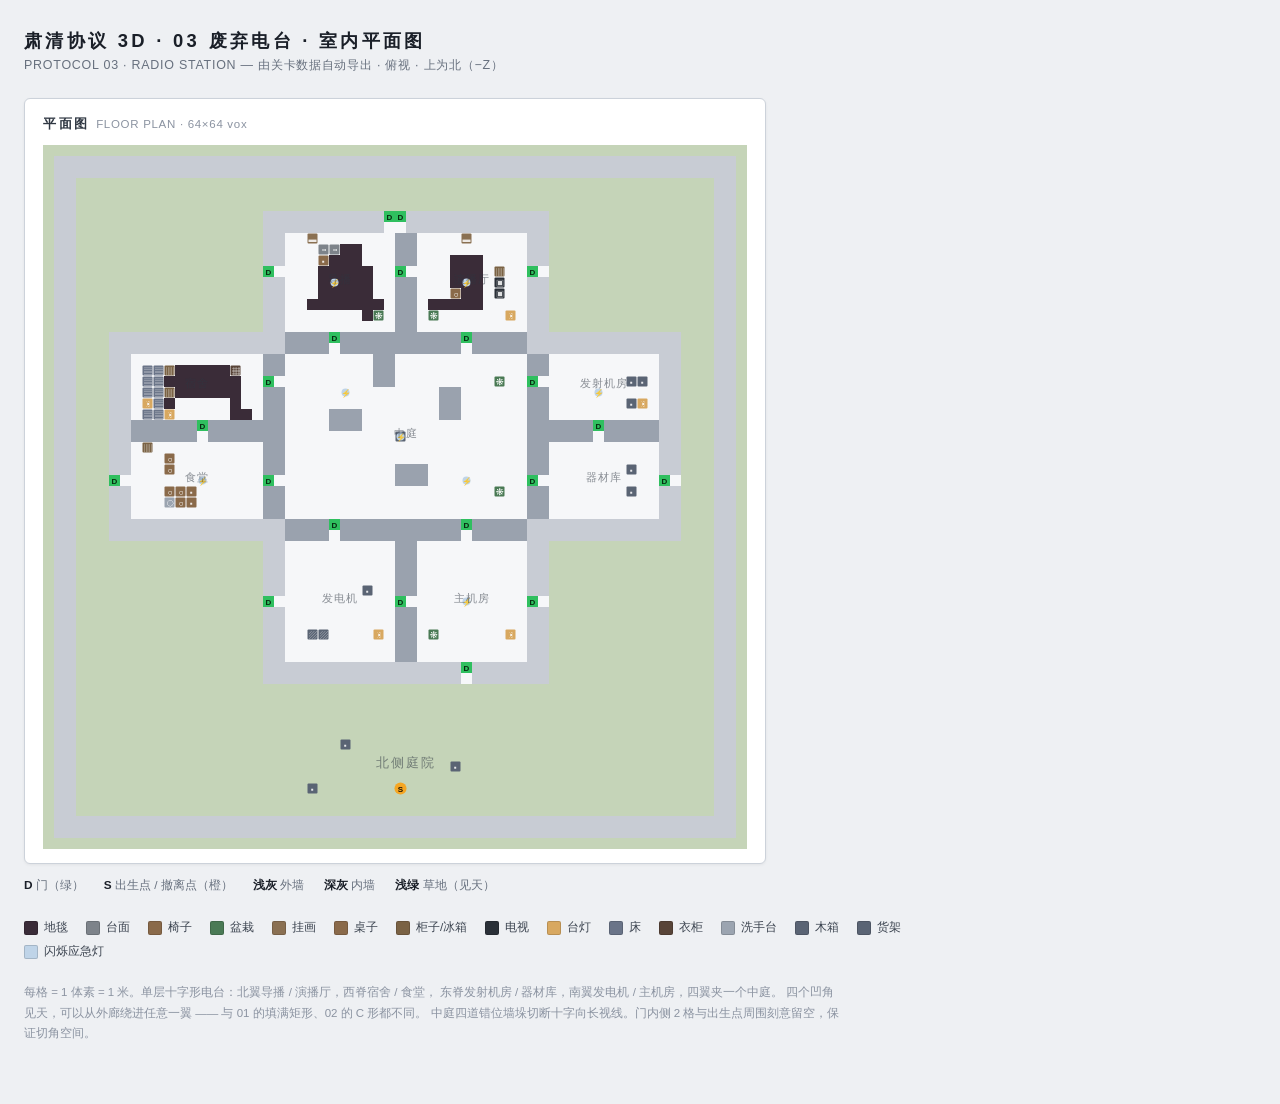
<file: floorplan03.html>
<!DOCTYPE html>
<html lang="zh-CN"><head><meta charset="UTF-8">
<title>肃清协议 3D · 03 废弃电台 · 室内平面图</title>
<style>
  body{background:#eef0f3;color:#1a1f28;font-family:'Segoe UI','Microsoft YaHei',sans-serif;
       margin:0;padding:28px 24px 60px;}
  h1{font-size:1.15rem;letter-spacing:.18em;margin:0 0 4px;}
  .sub{color:#67707e;font-size:.78rem;margin-bottom:24px;letter-spacing:.06em;}
  .floors{display:flex;gap:32px;flex-wrap:wrap;align-items:flex-start;}
  .floor{background:#fff;border:1px solid #ccd2da;border-radius:6px;padding:16px 18px 14px;
         box-shadow:0 1px 3px rgba(0,0,0,.06);}
  .floor h2{font-size:.82rem;letter-spacing:.2em;margin:0 0 12px;color:#2f3742;}
  .floor h2 span{color:#8b93a1;font-weight:400;font-size:.72rem;letter-spacing:.06em;}
  svg{display:block;margin:0 auto;}
  .legend{margin-top:26px;display:flex;flex-wrap:wrap;gap:8px 18px;max-width:900px;}
  .li{display:flex;align-items:center;gap:6px;font-size:.74rem;color:#3c4450;}
  .li i{width:12px;height:12px;border-radius:2px;display:inline-block;border:1px solid rgba(0,0,0,.15);}
  .key{margin-top:14px;font-size:.74rem;color:#67707e;display:flex;gap:20px;flex-wrap:wrap;}
  .key b{color:#1a1f28;}
  .nb{margin-top:22px;font-size:.72rem;color:#8b93a1;max-width:820px;line-height:1.8;}
</style></head><body>
<h1>肃清协议 3D · 03 废弃电台 · 室内平面图</h1>
<div class="sub">PROTOCOL 03 · RADIO STATION — 由关卡数据自动导出 · 俯视 · 上为北（−Z）</div>

<div class="floors">
  <div class="floor">
    <h2>平面图 <span>FLOOR PLAN · 64×64 vox</span></h2>
    <svg viewBox="0 0 704 704" width="704" height="704" xmlns="http://www.w3.org/2000/svg" style="background:#f6f7f9"><rect x="0" y="0" width="11" height="11" fill="#c5d4b8"/><rect x="11" y="0" width="11" height="11" fill="#c5d4b8"/><rect x="22" y="0" width="11" height="11" fill="#c5d4b8"/><rect x="33" y="0" width="11" height="11" fill="#c5d4b8"/><rect x="44" y="0" width="11" height="11" fill="#c5d4b8"/><rect x="55" y="0" width="11" height="11" fill="#c5d4b8"/><rect x="66" y="0" width="11" height="11" fill="#c5d4b8"/><rect x="77" y="0" width="11" height="11" fill="#c5d4b8"/><rect x="88" y="0" width="11" height="11" fill="#c5d4b8"/><rect x="99" y="0" width="11" height="11" fill="#c5d4b8"/><rect x="110" y="0" width="11" height="11" fill="#c5d4b8"/><rect x="121" y="0" width="11" height="11" fill="#c5d4b8"/><rect x="132" y="0" width="11" height="11" fill="#c5d4b8"/><rect x="143" y="0" width="11" height="11" fill="#c5d4b8"/><rect x="154" y="0" width="11" height="11" fill="#c5d4b8"/><rect x="165" y="0" width="11" height="11" fill="#c5d4b8"/><rect x="176" y="0" width="11" height="11" fill="#c5d4b8"/><rect x="187" y="0" width="11" height="11" fill="#c5d4b8"/><rect x="198" y="0" width="11" height="11" fill="#c5d4b8"/><rect x="209" y="0" width="11" height="11" fill="#c5d4b8"/><rect x="220" y="0" width="11" height="11" fill="#c5d4b8"/><rect x="231" y="0" width="11" height="11" fill="#c5d4b8"/><rect x="242" y="0" width="11" height="11" fill="#c5d4b8"/><rect x="253" y="0" width="11" height="11" fill="#c5d4b8"/><rect x="264" y="0" width="11" height="11" fill="#c5d4b8"/><rect x="275" y="0" width="11" height="11" fill="#c5d4b8"/><rect x="286" y="0" width="11" height="11" fill="#c5d4b8"/><rect x="297" y="0" width="11" height="11" fill="#c5d4b8"/><rect x="308" y="0" width="11" height="11" fill="#c5d4b8"/><rect x="319" y="0" width="11" height="11" fill="#c5d4b8"/><rect x="330" y="0" width="11" height="11" fill="#c5d4b8"/><rect x="341" y="0" width="11" height="11" fill="#c5d4b8"/><rect x="352" y="0" width="11" height="11" fill="#c5d4b8"/><rect x="363" y="0" width="11" height="11" fill="#c5d4b8"/><rect x="374" y="0" width="11" height="11" fill="#c5d4b8"/><rect x="385" y="0" width="11" height="11" fill="#c5d4b8"/><rect x="396" y="0" width="11" height="11" fill="#c5d4b8"/><rect x="407" y="0" width="11" height="11" fill="#c5d4b8"/><rect x="418" y="0" width="11" height="11" fill="#c5d4b8"/><rect x="429" y="0" width="11" height="11" fill="#c5d4b8"/><rect x="440" y="0" width="11" height="11" fill="#c5d4b8"/><rect x="451" y="0" width="11" height="11" fill="#c5d4b8"/><rect x="462" y="0" width="11" height="11" fill="#c5d4b8"/><rect x="473" y="0" width="11" height="11" fill="#c5d4b8"/><rect x="484" y="0" width="11" height="11" fill="#c5d4b8"/><rect x="495" y="0" width="11" height="11" fill="#c5d4b8"/><rect x="506" y="0" width="11" height="11" fill="#c5d4b8"/><rect x="517" y="0" width="11" height="11" fill="#c5d4b8"/><rect x="528" y="0" width="11" height="11" fill="#c5d4b8"/><rect x="539" y="0" width="11" height="11" fill="#c5d4b8"/><rect x="550" y="0" width="11" height="11" fill="#c5d4b8"/><rect x="561" y="0" width="11" height="11" fill="#c5d4b8"/><rect x="572" y="0" width="11" height="11" fill="#c5d4b8"/><rect x="583" y="0" width="11" height="11" fill="#c5d4b8"/><rect x="594" y="0" width="11" height="11" fill="#c5d4b8"/><rect x="605" y="0" width="11" height="11" fill="#c5d4b8"/><rect x="616" y="0" width="11" height="11" fill="#c5d4b8"/><rect x="627" y="0" width="11" height="11" fill="#c5d4b8"/><rect x="638" y="0" width="11" height="11" fill="#c5d4b8"/><rect x="649" y="0" width="11" height="11" fill="#c5d4b8"/><rect x="660" y="0" width="11" height="11" fill="#c5d4b8"/><rect x="671" y="0" width="11" height="11" fill="#c5d4b8"/><rect x="682" y="0" width="11" height="11" fill="#c5d4b8"/><rect x="693" y="0" width="11" height="11" fill="#c5d4b8"/><rect x="0" y="11" width="11" height="11" fill="#c5d4b8"/><rect x="693" y="11" width="11" height="11" fill="#c5d4b8"/><rect x="0" y="22" width="11" height="11" fill="#c5d4b8"/><rect x="693" y="22" width="11" height="11" fill="#c5d4b8"/><rect x="0" y="33" width="11" height="11" fill="#c5d4b8"/><rect x="33" y="33" width="11" height="11" fill="#c5d4b8"/><rect x="44" y="33" width="11" height="11" fill="#c5d4b8"/><rect x="55" y="33" width="11" height="11" fill="#c5d4b8"/><rect x="66" y="33" width="11" height="11" fill="#c5d4b8"/><rect x="77" y="33" width="11" height="11" fill="#c5d4b8"/><rect x="88" y="33" width="11" height="11" fill="#c5d4b8"/><rect x="99" y="33" width="11" height="11" fill="#c5d4b8"/><rect x="110" y="33" width="11" height="11" fill="#c5d4b8"/><rect x="121" y="33" width="11" height="11" fill="#c5d4b8"/><rect x="132" y="33" width="11" height="11" fill="#c5d4b8"/><rect x="143" y="33" width="11" height="11" fill="#c5d4b8"/><rect x="154" y="33" width="11" height="11" fill="#c5d4b8"/><rect x="165" y="33" width="11" height="11" fill="#c5d4b8"/><rect x="176" y="33" width="11" height="11" fill="#c5d4b8"/><rect x="187" y="33" width="11" height="11" fill="#c5d4b8"/><rect x="198" y="33" width="11" height="11" fill="#c5d4b8"/><rect x="209" y="33" width="11" height="11" fill="#c5d4b8"/><rect x="220" y="33" width="11" height="11" fill="#c5d4b8"/><rect x="231" y="33" width="11" height="11" fill="#c5d4b8"/><rect x="242" y="33" width="11" height="11" fill="#c5d4b8"/><rect x="253" y="33" width="11" height="11" fill="#c5d4b8"/><rect x="264" y="33" width="11" height="11" fill="#c5d4b8"/><rect x="275" y="33" width="11" height="11" fill="#c5d4b8"/><rect x="286" y="33" width="11" height="11" fill="#c5d4b8"/><rect x="297" y="33" width="11" height="11" fill="#c5d4b8"/><rect x="308" y="33" width="11" height="11" fill="#c5d4b8"/><rect x="319" y="33" width="11" height="11" fill="#c5d4b8"/><rect x="330" y="33" width="11" height="11" fill="#c5d4b8"/><rect x="341" y="33" width="11" height="11" fill="#c5d4b8"/><rect x="352" y="33" width="11" height="11" fill="#c5d4b8"/><rect x="363" y="33" width="11" height="11" fill="#c5d4b8"/><rect x="374" y="33" width="11" height="11" fill="#c5d4b8"/><rect x="385" y="33" width="11" height="11" fill="#c5d4b8"/><rect x="396" y="33" width="11" height="11" fill="#c5d4b8"/><rect x="407" y="33" width="11" height="11" fill="#c5d4b8"/><rect x="418" y="33" width="11" height="11" fill="#c5d4b8"/><rect x="429" y="33" width="11" height="11" fill="#c5d4b8"/><rect x="440" y="33" width="11" height="11" fill="#c5d4b8"/><rect x="451" y="33" width="11" height="11" fill="#c5d4b8"/><rect x="462" y="33" width="11" height="11" fill="#c5d4b8"/><rect x="473" y="33" width="11" height="11" fill="#c5d4b8"/><rect x="484" y="33" width="11" height="11" fill="#c5d4b8"/><rect x="495" y="33" width="11" height="11" fill="#c5d4b8"/><rect x="506" y="33" width="11" height="11" fill="#c5d4b8"/><rect x="517" y="33" width="11" height="11" fill="#c5d4b8"/><rect x="528" y="33" width="11" height="11" fill="#c5d4b8"/><rect x="539" y="33" width="11" height="11" fill="#c5d4b8"/><rect x="550" y="33" width="11" height="11" fill="#c5d4b8"/><rect x="561" y="33" width="11" height="11" fill="#c5d4b8"/><rect x="572" y="33" width="11" height="11" fill="#c5d4b8"/><rect x="583" y="33" width="11" height="11" fill="#c5d4b8"/><rect x="594" y="33" width="11" height="11" fill="#c5d4b8"/><rect x="605" y="33" width="11" height="11" fill="#c5d4b8"/><rect x="616" y="33" width="11" height="11" fill="#c5d4b8"/><rect x="627" y="33" width="11" height="11" fill="#c5d4b8"/><rect x="638" y="33" width="11" height="11" fill="#c5d4b8"/><rect x="649" y="33" width="11" height="11" fill="#c5d4b8"/><rect x="660" y="33" width="11" height="11" fill="#c5d4b8"/><rect x="693" y="33" width="11" height="11" fill="#c5d4b8"/><rect x="0" y="44" width="11" height="11" fill="#c5d4b8"/><rect x="33" y="44" width="11" height="11" fill="#c5d4b8"/><rect x="44" y="44" width="11" height="11" fill="#c5d4b8"/><rect x="55" y="44" width="11" height="11" fill="#c5d4b8"/><rect x="66" y="44" width="11" height="11" fill="#c5d4b8"/><rect x="77" y="44" width="11" height="11" fill="#c5d4b8"/><rect x="88" y="44" width="11" height="11" fill="#c5d4b8"/><rect x="99" y="44" width="11" height="11" fill="#c5d4b8"/><rect x="110" y="44" width="11" height="11" fill="#c5d4b8"/><rect x="121" y="44" width="11" height="11" fill="#c5d4b8"/><rect x="132" y="44" width="11" height="11" fill="#c5d4b8"/><rect x="143" y="44" width="11" height="11" fill="#c5d4b8"/><rect x="154" y="44" width="11" height="11" fill="#c5d4b8"/><rect x="165" y="44" width="11" height="11" fill="#c5d4b8"/><rect x="176" y="44" width="11" height="11" fill="#c5d4b8"/><rect x="187" y="44" width="11" height="11" fill="#c5d4b8"/><rect x="198" y="44" width="11" height="11" fill="#c5d4b8"/><rect x="209" y="44" width="11" height="11" fill="#c5d4b8"/><rect x="220" y="44" width="11" height="11" fill="#c5d4b8"/><rect x="231" y="44" width="11" height="11" fill="#c5d4b8"/><rect x="242" y="44" width="11" height="11" fill="#c5d4b8"/><rect x="253" y="44" width="11" height="11" fill="#c5d4b8"/><rect x="264" y="44" width="11" height="11" fill="#c5d4b8"/><rect x="275" y="44" width="11" height="11" fill="#c5d4b8"/><rect x="286" y="44" width="11" height="11" fill="#c5d4b8"/><rect x="297" y="44" width="11" height="11" fill="#c5d4b8"/><rect x="308" y="44" width="11" height="11" fill="#c5d4b8"/><rect x="319" y="44" width="11" height="11" fill="#c5d4b8"/><rect x="330" y="44" width="11" height="11" fill="#c5d4b8"/><rect x="341" y="44" width="11" height="11" fill="#c5d4b8"/><rect x="352" y="44" width="11" height="11" fill="#c5d4b8"/><rect x="363" y="44" width="11" height="11" fill="#c5d4b8"/><rect x="374" y="44" width="11" height="11" fill="#c5d4b8"/><rect x="385" y="44" width="11" height="11" fill="#c5d4b8"/><rect x="396" y="44" width="11" height="11" fill="#c5d4b8"/><rect x="407" y="44" width="11" height="11" fill="#c5d4b8"/><rect x="418" y="44" width="11" height="11" fill="#c5d4b8"/><rect x="429" y="44" width="11" height="11" fill="#c5d4b8"/><rect x="440" y="44" width="11" height="11" fill="#c5d4b8"/><rect x="451" y="44" width="11" height="11" fill="#c5d4b8"/><rect x="462" y="44" width="11" height="11" fill="#c5d4b8"/><rect x="473" y="44" width="11" height="11" fill="#c5d4b8"/><rect x="484" y="44" width="11" height="11" fill="#c5d4b8"/><rect x="495" y="44" width="11" height="11" fill="#c5d4b8"/><rect x="506" y="44" width="11" height="11" fill="#c5d4b8"/><rect x="517" y="44" width="11" height="11" fill="#c5d4b8"/><rect x="528" y="44" width="11" height="11" fill="#c5d4b8"/><rect x="539" y="44" width="11" height="11" fill="#c5d4b8"/><rect x="550" y="44" width="11" height="11" fill="#c5d4b8"/><rect x="561" y="44" width="11" height="11" fill="#c5d4b8"/><rect x="572" y="44" width="11" height="11" fill="#c5d4b8"/><rect x="583" y="44" width="11" height="11" fill="#c5d4b8"/><rect x="594" y="44" width="11" height="11" fill="#c5d4b8"/><rect x="605" y="44" width="11" height="11" fill="#c5d4b8"/><rect x="616" y="44" width="11" height="11" fill="#c5d4b8"/><rect x="627" y="44" width="11" height="11" fill="#c5d4b8"/><rect x="638" y="44" width="11" height="11" fill="#c5d4b8"/><rect x="649" y="44" width="11" height="11" fill="#c5d4b8"/><rect x="660" y="44" width="11" height="11" fill="#c5d4b8"/><rect x="693" y="44" width="11" height="11" fill="#c5d4b8"/><rect x="0" y="55" width="11" height="11" fill="#c5d4b8"/><rect x="33" y="55" width="11" height="11" fill="#c5d4b8"/><rect x="44" y="55" width="11" height="11" fill="#c5d4b8"/><rect x="55" y="55" width="11" height="11" fill="#c5d4b8"/><rect x="66" y="55" width="11" height="11" fill="#c5d4b8"/><rect x="77" y="55" width="11" height="11" fill="#c5d4b8"/><rect x="88" y="55" width="11" height="11" fill="#c5d4b8"/><rect x="99" y="55" width="11" height="11" fill="#c5d4b8"/><rect x="110" y="55" width="11" height="11" fill="#c5d4b8"/><rect x="121" y="55" width="11" height="11" fill="#c5d4b8"/><rect x="132" y="55" width="11" height="11" fill="#c5d4b8"/><rect x="143" y="55" width="11" height="11" fill="#c5d4b8"/><rect x="154" y="55" width="11" height="11" fill="#c5d4b8"/><rect x="165" y="55" width="11" height="11" fill="#c5d4b8"/><rect x="176" y="55" width="11" height="11" fill="#c5d4b8"/><rect x="187" y="55" width="11" height="11" fill="#c5d4b8"/><rect x="198" y="55" width="11" height="11" fill="#c5d4b8"/><rect x="209" y="55" width="11" height="11" fill="#c5d4b8"/><rect x="220" y="55" width="11" height="11" fill="#c5d4b8"/><rect x="231" y="55" width="11" height="11" fill="#c5d4b8"/><rect x="242" y="55" width="11" height="11" fill="#c5d4b8"/><rect x="253" y="55" width="11" height="11" fill="#c5d4b8"/><rect x="264" y="55" width="11" height="11" fill="#c5d4b8"/><rect x="275" y="55" width="11" height="11" fill="#c5d4b8"/><rect x="286" y="55" width="11" height="11" fill="#c5d4b8"/><rect x="297" y="55" width="11" height="11" fill="#c5d4b8"/><rect x="308" y="55" width="11" height="11" fill="#c5d4b8"/><rect x="319" y="55" width="11" height="11" fill="#c5d4b8"/><rect x="330" y="55" width="11" height="11" fill="#c5d4b8"/><rect x="341" y="55" width="11" height="11" fill="#c5d4b8"/><rect x="352" y="55" width="11" height="11" fill="#c5d4b8"/><rect x="363" y="55" width="11" height="11" fill="#c5d4b8"/><rect x="374" y="55" width="11" height="11" fill="#c5d4b8"/><rect x="385" y="55" width="11" height="11" fill="#c5d4b8"/><rect x="396" y="55" width="11" height="11" fill="#c5d4b8"/><rect x="407" y="55" width="11" height="11" fill="#c5d4b8"/><rect x="418" y="55" width="11" height="11" fill="#c5d4b8"/><rect x="429" y="55" width="11" height="11" fill="#c5d4b8"/><rect x="440" y="55" width="11" height="11" fill="#c5d4b8"/><rect x="451" y="55" width="11" height="11" fill="#c5d4b8"/><rect x="462" y="55" width="11" height="11" fill="#c5d4b8"/><rect x="473" y="55" width="11" height="11" fill="#c5d4b8"/><rect x="484" y="55" width="11" height="11" fill="#c5d4b8"/><rect x="495" y="55" width="11" height="11" fill="#c5d4b8"/><rect x="506" y="55" width="11" height="11" fill="#c5d4b8"/><rect x="517" y="55" width="11" height="11" fill="#c5d4b8"/><rect x="528" y="55" width="11" height="11" fill="#c5d4b8"/><rect x="539" y="55" width="11" height="11" fill="#c5d4b8"/><rect x="550" y="55" width="11" height="11" fill="#c5d4b8"/><rect x="561" y="55" width="11" height="11" fill="#c5d4b8"/><rect x="572" y="55" width="11" height="11" fill="#c5d4b8"/><rect x="583" y="55" width="11" height="11" fill="#c5d4b8"/><rect x="594" y="55" width="11" height="11" fill="#c5d4b8"/><rect x="605" y="55" width="11" height="11" fill="#c5d4b8"/><rect x="616" y="55" width="11" height="11" fill="#c5d4b8"/><rect x="627" y="55" width="11" height="11" fill="#c5d4b8"/><rect x="638" y="55" width="11" height="11" fill="#c5d4b8"/><rect x="649" y="55" width="11" height="11" fill="#c5d4b8"/><rect x="660" y="55" width="11" height="11" fill="#c5d4b8"/><rect x="693" y="55" width="11" height="11" fill="#c5d4b8"/><rect x="0" y="66" width="11" height="11" fill="#c5d4b8"/><rect x="33" y="66" width="11" height="11" fill="#c5d4b8"/><rect x="44" y="66" width="11" height="11" fill="#c5d4b8"/><rect x="55" y="66" width="11" height="11" fill="#c5d4b8"/><rect x="66" y="66" width="11" height="11" fill="#c5d4b8"/><rect x="77" y="66" width="11" height="11" fill="#c5d4b8"/><rect x="88" y="66" width="11" height="11" fill="#c5d4b8"/><rect x="99" y="66" width="11" height="11" fill="#c5d4b8"/><rect x="110" y="66" width="11" height="11" fill="#c5d4b8"/><rect x="121" y="66" width="11" height="11" fill="#c5d4b8"/><rect x="132" y="66" width="11" height="11" fill="#c5d4b8"/><rect x="143" y="66" width="11" height="11" fill="#c5d4b8"/><rect x="154" y="66" width="11" height="11" fill="#c5d4b8"/><rect x="165" y="66" width="11" height="11" fill="#c5d4b8"/><rect x="176" y="66" width="11" height="11" fill="#c5d4b8"/><rect x="187" y="66" width="11" height="11" fill="#c5d4b8"/><rect x="198" y="66" width="11" height="11" fill="#c5d4b8"/><rect x="209" y="66" width="11" height="11" fill="#c5d4b8"/><rect x="506" y="66" width="11" height="11" fill="#c5d4b8"/><rect x="517" y="66" width="11" height="11" fill="#c5d4b8"/><rect x="528" y="66" width="11" height="11" fill="#c5d4b8"/><rect x="539" y="66" width="11" height="11" fill="#c5d4b8"/><rect x="550" y="66" width="11" height="11" fill="#c5d4b8"/><rect x="561" y="66" width="11" height="11" fill="#c5d4b8"/><rect x="572" y="66" width="11" height="11" fill="#c5d4b8"/><rect x="583" y="66" width="11" height="11" fill="#c5d4b8"/><rect x="594" y="66" width="11" height="11" fill="#c5d4b8"/><rect x="605" y="66" width="11" height="11" fill="#c5d4b8"/><rect x="616" y="66" width="11" height="11" fill="#c5d4b8"/><rect x="627" y="66" width="11" height="11" fill="#c5d4b8"/><rect x="638" y="66" width="11" height="11" fill="#c5d4b8"/><rect x="649" y="66" width="11" height="11" fill="#c5d4b8"/><rect x="660" y="66" width="11" height="11" fill="#c5d4b8"/><rect x="693" y="66" width="11" height="11" fill="#c5d4b8"/><rect x="0" y="77" width="11" height="11" fill="#c5d4b8"/><rect x="33" y="77" width="11" height="11" fill="#c5d4b8"/><rect x="44" y="77" width="11" height="11" fill="#c5d4b8"/><rect x="55" y="77" width="11" height="11" fill="#c5d4b8"/><rect x="66" y="77" width="11" height="11" fill="#c5d4b8"/><rect x="77" y="77" width="11" height="11" fill="#c5d4b8"/><rect x="88" y="77" width="11" height="11" fill="#c5d4b8"/><rect x="99" y="77" width="11" height="11" fill="#c5d4b8"/><rect x="110" y="77" width="11" height="11" fill="#c5d4b8"/><rect x="121" y="77" width="11" height="11" fill="#c5d4b8"/><rect x="132" y="77" width="11" height="11" fill="#c5d4b8"/><rect x="143" y="77" width="11" height="11" fill="#c5d4b8"/><rect x="154" y="77" width="11" height="11" fill="#c5d4b8"/><rect x="165" y="77" width="11" height="11" fill="#c5d4b8"/><rect x="176" y="77" width="11" height="11" fill="#c5d4b8"/><rect x="187" y="77" width="11" height="11" fill="#c5d4b8"/><rect x="198" y="77" width="11" height="11" fill="#c5d4b8"/><rect x="209" y="77" width="11" height="11" fill="#c5d4b8"/><rect x="506" y="77" width="11" height="11" fill="#c5d4b8"/><rect x="517" y="77" width="11" height="11" fill="#c5d4b8"/><rect x="528" y="77" width="11" height="11" fill="#c5d4b8"/><rect x="539" y="77" width="11" height="11" fill="#c5d4b8"/><rect x="550" y="77" width="11" height="11" fill="#c5d4b8"/><rect x="561" y="77" width="11" height="11" fill="#c5d4b8"/><rect x="572" y="77" width="11" height="11" fill="#c5d4b8"/><rect x="583" y="77" width="11" height="11" fill="#c5d4b8"/><rect x="594" y="77" width="11" height="11" fill="#c5d4b8"/><rect x="605" y="77" width="11" height="11" fill="#c5d4b8"/><rect x="616" y="77" width="11" height="11" fill="#c5d4b8"/><rect x="627" y="77" width="11" height="11" fill="#c5d4b8"/><rect x="638" y="77" width="11" height="11" fill="#c5d4b8"/><rect x="649" y="77" width="11" height="11" fill="#c5d4b8"/><rect x="660" y="77" width="11" height="11" fill="#c5d4b8"/><rect x="693" y="77" width="11" height="11" fill="#c5d4b8"/><rect x="0" y="88" width="11" height="11" fill="#c5d4b8"/><rect x="33" y="88" width="11" height="11" fill="#c5d4b8"/><rect x="44" y="88" width="11" height="11" fill="#c5d4b8"/><rect x="55" y="88" width="11" height="11" fill="#c5d4b8"/><rect x="66" y="88" width="11" height="11" fill="#c5d4b8"/><rect x="77" y="88" width="11" height="11" fill="#c5d4b8"/><rect x="88" y="88" width="11" height="11" fill="#c5d4b8"/><rect x="99" y="88" width="11" height="11" fill="#c5d4b8"/><rect x="110" y="88" width="11" height="11" fill="#c5d4b8"/><rect x="121" y="88" width="11" height="11" fill="#c5d4b8"/><rect x="132" y="88" width="11" height="11" fill="#c5d4b8"/><rect x="143" y="88" width="11" height="11" fill="#c5d4b8"/><rect x="154" y="88" width="11" height="11" fill="#c5d4b8"/><rect x="165" y="88" width="11" height="11" fill="#c5d4b8"/><rect x="176" y="88" width="11" height="11" fill="#c5d4b8"/><rect x="187" y="88" width="11" height="11" fill="#c5d4b8"/><rect x="198" y="88" width="11" height="11" fill="#c5d4b8"/><rect x="209" y="88" width="11" height="11" fill="#c5d4b8"/><rect x="506" y="88" width="11" height="11" fill="#c5d4b8"/><rect x="517" y="88" width="11" height="11" fill="#c5d4b8"/><rect x="528" y="88" width="11" height="11" fill="#c5d4b8"/><rect x="539" y="88" width="11" height="11" fill="#c5d4b8"/><rect x="550" y="88" width="11" height="11" fill="#c5d4b8"/><rect x="561" y="88" width="11" height="11" fill="#c5d4b8"/><rect x="572" y="88" width="11" height="11" fill="#c5d4b8"/><rect x="583" y="88" width="11" height="11" fill="#c5d4b8"/><rect x="594" y="88" width="11" height="11" fill="#c5d4b8"/><rect x="605" y="88" width="11" height="11" fill="#c5d4b8"/><rect x="616" y="88" width="11" height="11" fill="#c5d4b8"/><rect x="627" y="88" width="11" height="11" fill="#c5d4b8"/><rect x="638" y="88" width="11" height="11" fill="#c5d4b8"/><rect x="649" y="88" width="11" height="11" fill="#c5d4b8"/><rect x="660" y="88" width="11" height="11" fill="#c5d4b8"/><rect x="693" y="88" width="11" height="11" fill="#c5d4b8"/><rect x="0" y="99" width="11" height="11" fill="#c5d4b8"/><rect x="33" y="99" width="11" height="11" fill="#c5d4b8"/><rect x="44" y="99" width="11" height="11" fill="#c5d4b8"/><rect x="55" y="99" width="11" height="11" fill="#c5d4b8"/><rect x="66" y="99" width="11" height="11" fill="#c5d4b8"/><rect x="77" y="99" width="11" height="11" fill="#c5d4b8"/><rect x="88" y="99" width="11" height="11" fill="#c5d4b8"/><rect x="99" y="99" width="11" height="11" fill="#c5d4b8"/><rect x="110" y="99" width="11" height="11" fill="#c5d4b8"/><rect x="121" y="99" width="11" height="11" fill="#c5d4b8"/><rect x="132" y="99" width="11" height="11" fill="#c5d4b8"/><rect x="143" y="99" width="11" height="11" fill="#c5d4b8"/><rect x="154" y="99" width="11" height="11" fill="#c5d4b8"/><rect x="165" y="99" width="11" height="11" fill="#c5d4b8"/><rect x="176" y="99" width="11" height="11" fill="#c5d4b8"/><rect x="187" y="99" width="11" height="11" fill="#c5d4b8"/><rect x="198" y="99" width="11" height="11" fill="#c5d4b8"/><rect x="209" y="99" width="11" height="11" fill="#c5d4b8"/><rect x="506" y="99" width="11" height="11" fill="#c5d4b8"/><rect x="517" y="99" width="11" height="11" fill="#c5d4b8"/><rect x="528" y="99" width="11" height="11" fill="#c5d4b8"/><rect x="539" y="99" width="11" height="11" fill="#c5d4b8"/><rect x="550" y="99" width="11" height="11" fill="#c5d4b8"/><rect x="561" y="99" width="11" height="11" fill="#c5d4b8"/><rect x="572" y="99" width="11" height="11" fill="#c5d4b8"/><rect x="583" y="99" width="11" height="11" fill="#c5d4b8"/><rect x="594" y="99" width="11" height="11" fill="#c5d4b8"/><rect x="605" y="99" width="11" height="11" fill="#c5d4b8"/><rect x="616" y="99" width="11" height="11" fill="#c5d4b8"/><rect x="627" y="99" width="11" height="11" fill="#c5d4b8"/><rect x="638" y="99" width="11" height="11" fill="#c5d4b8"/><rect x="649" y="99" width="11" height="11" fill="#c5d4b8"/><rect x="660" y="99" width="11" height="11" fill="#c5d4b8"/><rect x="693" y="99" width="11" height="11" fill="#c5d4b8"/><rect x="0" y="110" width="11" height="11" fill="#c5d4b8"/><rect x="33" y="110" width="11" height="11" fill="#c5d4b8"/><rect x="44" y="110" width="11" height="11" fill="#c5d4b8"/><rect x="55" y="110" width="11" height="11" fill="#c5d4b8"/><rect x="66" y="110" width="11" height="11" fill="#c5d4b8"/><rect x="77" y="110" width="11" height="11" fill="#c5d4b8"/><rect x="88" y="110" width="11" height="11" fill="#c5d4b8"/><rect x="99" y="110" width="11" height="11" fill="#c5d4b8"/><rect x="110" y="110" width="11" height="11" fill="#c5d4b8"/><rect x="121" y="110" width="11" height="11" fill="#c5d4b8"/><rect x="132" y="110" width="11" height="11" fill="#c5d4b8"/><rect x="143" y="110" width="11" height="11" fill="#c5d4b8"/><rect x="154" y="110" width="11" height="11" fill="#c5d4b8"/><rect x="165" y="110" width="11" height="11" fill="#c5d4b8"/><rect x="176" y="110" width="11" height="11" fill="#c5d4b8"/><rect x="187" y="110" width="11" height="11" fill="#c5d4b8"/><rect x="198" y="110" width="11" height="11" fill="#c5d4b8"/><rect x="209" y="110" width="11" height="11" fill="#c5d4b8"/><rect x="506" y="110" width="11" height="11" fill="#c5d4b8"/><rect x="517" y="110" width="11" height="11" fill="#c5d4b8"/><rect x="528" y="110" width="11" height="11" fill="#c5d4b8"/><rect x="539" y="110" width="11" height="11" fill="#c5d4b8"/><rect x="550" y="110" width="11" height="11" fill="#c5d4b8"/><rect x="561" y="110" width="11" height="11" fill="#c5d4b8"/><rect x="572" y="110" width="11" height="11" fill="#c5d4b8"/><rect x="583" y="110" width="11" height="11" fill="#c5d4b8"/><rect x="594" y="110" width="11" height="11" fill="#c5d4b8"/><rect x="605" y="110" width="11" height="11" fill="#c5d4b8"/><rect x="616" y="110" width="11" height="11" fill="#c5d4b8"/><rect x="627" y="110" width="11" height="11" fill="#c5d4b8"/><rect x="638" y="110" width="11" height="11" fill="#c5d4b8"/><rect x="649" y="110" width="11" height="11" fill="#c5d4b8"/><rect x="660" y="110" width="11" height="11" fill="#c5d4b8"/><rect x="693" y="110" width="11" height="11" fill="#c5d4b8"/><rect x="0" y="121" width="11" height="11" fill="#c5d4b8"/><rect x="33" y="121" width="11" height="11" fill="#c5d4b8"/><rect x="44" y="121" width="11" height="11" fill="#c5d4b8"/><rect x="55" y="121" width="11" height="11" fill="#c5d4b8"/><rect x="66" y="121" width="11" height="11" fill="#c5d4b8"/><rect x="77" y="121" width="11" height="11" fill="#c5d4b8"/><rect x="88" y="121" width="11" height="11" fill="#c5d4b8"/><rect x="99" y="121" width="11" height="11" fill="#c5d4b8"/><rect x="110" y="121" width="11" height="11" fill="#c5d4b8"/><rect x="121" y="121" width="11" height="11" fill="#c5d4b8"/><rect x="132" y="121" width="11" height="11" fill="#c5d4b8"/><rect x="143" y="121" width="11" height="11" fill="#c5d4b8"/><rect x="154" y="121" width="11" height="11" fill="#c5d4b8"/><rect x="165" y="121" width="11" height="11" fill="#c5d4b8"/><rect x="176" y="121" width="11" height="11" fill="#c5d4b8"/><rect x="187" y="121" width="11" height="11" fill="#c5d4b8"/><rect x="198" y="121" width="11" height="11" fill="#c5d4b8"/><rect x="209" y="121" width="11" height="11" fill="#c5d4b8"/><rect x="506" y="121" width="11" height="11" fill="#c5d4b8"/><rect x="517" y="121" width="11" height="11" fill="#c5d4b8"/><rect x="528" y="121" width="11" height="11" fill="#c5d4b8"/><rect x="539" y="121" width="11" height="11" fill="#c5d4b8"/><rect x="550" y="121" width="11" height="11" fill="#c5d4b8"/><rect x="561" y="121" width="11" height="11" fill="#c5d4b8"/><rect x="572" y="121" width="11" height="11" fill="#c5d4b8"/><rect x="583" y="121" width="11" height="11" fill="#c5d4b8"/><rect x="594" y="121" width="11" height="11" fill="#c5d4b8"/><rect x="605" y="121" width="11" height="11" fill="#c5d4b8"/><rect x="616" y="121" width="11" height="11" fill="#c5d4b8"/><rect x="627" y="121" width="11" height="11" fill="#c5d4b8"/><rect x="638" y="121" width="11" height="11" fill="#c5d4b8"/><rect x="649" y="121" width="11" height="11" fill="#c5d4b8"/><rect x="660" y="121" width="11" height="11" fill="#c5d4b8"/><rect x="693" y="121" width="11" height="11" fill="#c5d4b8"/><rect x="0" y="132" width="11" height="11" fill="#c5d4b8"/><rect x="33" y="132" width="11" height="11" fill="#c5d4b8"/><rect x="44" y="132" width="11" height="11" fill="#c5d4b8"/><rect x="55" y="132" width="11" height="11" fill="#c5d4b8"/><rect x="66" y="132" width="11" height="11" fill="#c5d4b8"/><rect x="77" y="132" width="11" height="11" fill="#c5d4b8"/><rect x="88" y="132" width="11" height="11" fill="#c5d4b8"/><rect x="99" y="132" width="11" height="11" fill="#c5d4b8"/><rect x="110" y="132" width="11" height="11" fill="#c5d4b8"/><rect x="121" y="132" width="11" height="11" fill="#c5d4b8"/><rect x="132" y="132" width="11" height="11" fill="#c5d4b8"/><rect x="143" y="132" width="11" height="11" fill="#c5d4b8"/><rect x="154" y="132" width="11" height="11" fill="#c5d4b8"/><rect x="165" y="132" width="11" height="11" fill="#c5d4b8"/><rect x="176" y="132" width="11" height="11" fill="#c5d4b8"/><rect x="187" y="132" width="11" height="11" fill="#c5d4b8"/><rect x="198" y="132" width="11" height="11" fill="#c5d4b8"/><rect x="209" y="132" width="11" height="11" fill="#c5d4b8"/><rect x="506" y="132" width="11" height="11" fill="#c5d4b8"/><rect x="517" y="132" width="11" height="11" fill="#c5d4b8"/><rect x="528" y="132" width="11" height="11" fill="#c5d4b8"/><rect x="539" y="132" width="11" height="11" fill="#c5d4b8"/><rect x="550" y="132" width="11" height="11" fill="#c5d4b8"/><rect x="561" y="132" width="11" height="11" fill="#c5d4b8"/><rect x="572" y="132" width="11" height="11" fill="#c5d4b8"/><rect x="583" y="132" width="11" height="11" fill="#c5d4b8"/><rect x="594" y="132" width="11" height="11" fill="#c5d4b8"/><rect x="605" y="132" width="11" height="11" fill="#c5d4b8"/><rect x="616" y="132" width="11" height="11" fill="#c5d4b8"/><rect x="627" y="132" width="11" height="11" fill="#c5d4b8"/><rect x="638" y="132" width="11" height="11" fill="#c5d4b8"/><rect x="649" y="132" width="11" height="11" fill="#c5d4b8"/><rect x="660" y="132" width="11" height="11" fill="#c5d4b8"/><rect x="693" y="132" width="11" height="11" fill="#c5d4b8"/><rect x="0" y="143" width="11" height="11" fill="#c5d4b8"/><rect x="33" y="143" width="11" height="11" fill="#c5d4b8"/><rect x="44" y="143" width="11" height="11" fill="#c5d4b8"/><rect x="55" y="143" width="11" height="11" fill="#c5d4b8"/><rect x="66" y="143" width="11" height="11" fill="#c5d4b8"/><rect x="77" y="143" width="11" height="11" fill="#c5d4b8"/><rect x="88" y="143" width="11" height="11" fill="#c5d4b8"/><rect x="99" y="143" width="11" height="11" fill="#c5d4b8"/><rect x="110" y="143" width="11" height="11" fill="#c5d4b8"/><rect x="121" y="143" width="11" height="11" fill="#c5d4b8"/><rect x="132" y="143" width="11" height="11" fill="#c5d4b8"/><rect x="143" y="143" width="11" height="11" fill="#c5d4b8"/><rect x="154" y="143" width="11" height="11" fill="#c5d4b8"/><rect x="165" y="143" width="11" height="11" fill="#c5d4b8"/><rect x="176" y="143" width="11" height="11" fill="#c5d4b8"/><rect x="187" y="143" width="11" height="11" fill="#c5d4b8"/><rect x="198" y="143" width="11" height="11" fill="#c5d4b8"/><rect x="209" y="143" width="11" height="11" fill="#c5d4b8"/><rect x="506" y="143" width="11" height="11" fill="#c5d4b8"/><rect x="517" y="143" width="11" height="11" fill="#c5d4b8"/><rect x="528" y="143" width="11" height="11" fill="#c5d4b8"/><rect x="539" y="143" width="11" height="11" fill="#c5d4b8"/><rect x="550" y="143" width="11" height="11" fill="#c5d4b8"/><rect x="561" y="143" width="11" height="11" fill="#c5d4b8"/><rect x="572" y="143" width="11" height="11" fill="#c5d4b8"/><rect x="583" y="143" width="11" height="11" fill="#c5d4b8"/><rect x="594" y="143" width="11" height="11" fill="#c5d4b8"/><rect x="605" y="143" width="11" height="11" fill="#c5d4b8"/><rect x="616" y="143" width="11" height="11" fill="#c5d4b8"/><rect x="627" y="143" width="11" height="11" fill="#c5d4b8"/><rect x="638" y="143" width="11" height="11" fill="#c5d4b8"/><rect x="649" y="143" width="11" height="11" fill="#c5d4b8"/><rect x="660" y="143" width="11" height="11" fill="#c5d4b8"/><rect x="693" y="143" width="11" height="11" fill="#c5d4b8"/><rect x="0" y="154" width="11" height="11" fill="#c5d4b8"/><rect x="33" y="154" width="11" height="11" fill="#c5d4b8"/><rect x="44" y="154" width="11" height="11" fill="#c5d4b8"/><rect x="55" y="154" width="11" height="11" fill="#c5d4b8"/><rect x="66" y="154" width="11" height="11" fill="#c5d4b8"/><rect x="77" y="154" width="11" height="11" fill="#c5d4b8"/><rect x="88" y="154" width="11" height="11" fill="#c5d4b8"/><rect x="99" y="154" width="11" height="11" fill="#c5d4b8"/><rect x="110" y="154" width="11" height="11" fill="#c5d4b8"/><rect x="121" y="154" width="11" height="11" fill="#c5d4b8"/><rect x="132" y="154" width="11" height="11" fill="#c5d4b8"/><rect x="143" y="154" width="11" height="11" fill="#c5d4b8"/><rect x="154" y="154" width="11" height="11" fill="#c5d4b8"/><rect x="165" y="154" width="11" height="11" fill="#c5d4b8"/><rect x="176" y="154" width="11" height="11" fill="#c5d4b8"/><rect x="187" y="154" width="11" height="11" fill="#c5d4b8"/><rect x="198" y="154" width="11" height="11" fill="#c5d4b8"/><rect x="209" y="154" width="11" height="11" fill="#c5d4b8"/><rect x="506" y="154" width="11" height="11" fill="#c5d4b8"/><rect x="517" y="154" width="11" height="11" fill="#c5d4b8"/><rect x="528" y="154" width="11" height="11" fill="#c5d4b8"/><rect x="539" y="154" width="11" height="11" fill="#c5d4b8"/><rect x="550" y="154" width="11" height="11" fill="#c5d4b8"/><rect x="561" y="154" width="11" height="11" fill="#c5d4b8"/><rect x="572" y="154" width="11" height="11" fill="#c5d4b8"/><rect x="583" y="154" width="11" height="11" fill="#c5d4b8"/><rect x="594" y="154" width="11" height="11" fill="#c5d4b8"/><rect x="605" y="154" width="11" height="11" fill="#c5d4b8"/><rect x="616" y="154" width="11" height="11" fill="#c5d4b8"/><rect x="627" y="154" width="11" height="11" fill="#c5d4b8"/><rect x="638" y="154" width="11" height="11" fill="#c5d4b8"/><rect x="649" y="154" width="11" height="11" fill="#c5d4b8"/><rect x="660" y="154" width="11" height="11" fill="#c5d4b8"/><rect x="693" y="154" width="11" height="11" fill="#c5d4b8"/><rect x="0" y="165" width="11" height="11" fill="#c5d4b8"/><rect x="33" y="165" width="11" height="11" fill="#c5d4b8"/><rect x="44" y="165" width="11" height="11" fill="#c5d4b8"/><rect x="55" y="165" width="11" height="11" fill="#c5d4b8"/><rect x="66" y="165" width="11" height="11" fill="#c5d4b8"/><rect x="77" y="165" width="11" height="11" fill="#c5d4b8"/><rect x="88" y="165" width="11" height="11" fill="#c5d4b8"/><rect x="99" y="165" width="11" height="11" fill="#c5d4b8"/><rect x="110" y="165" width="11" height="11" fill="#c5d4b8"/><rect x="121" y="165" width="11" height="11" fill="#c5d4b8"/><rect x="132" y="165" width="11" height="11" fill="#c5d4b8"/><rect x="143" y="165" width="11" height="11" fill="#c5d4b8"/><rect x="154" y="165" width="11" height="11" fill="#c5d4b8"/><rect x="165" y="165" width="11" height="11" fill="#c5d4b8"/><rect x="176" y="165" width="11" height="11" fill="#c5d4b8"/><rect x="187" y="165" width="11" height="11" fill="#c5d4b8"/><rect x="198" y="165" width="11" height="11" fill="#c5d4b8"/><rect x="209" y="165" width="11" height="11" fill="#c5d4b8"/><rect x="506" y="165" width="11" height="11" fill="#c5d4b8"/><rect x="517" y="165" width="11" height="11" fill="#c5d4b8"/><rect x="528" y="165" width="11" height="11" fill="#c5d4b8"/><rect x="539" y="165" width="11" height="11" fill="#c5d4b8"/><rect x="550" y="165" width="11" height="11" fill="#c5d4b8"/><rect x="561" y="165" width="11" height="11" fill="#c5d4b8"/><rect x="572" y="165" width="11" height="11" fill="#c5d4b8"/><rect x="583" y="165" width="11" height="11" fill="#c5d4b8"/><rect x="594" y="165" width="11" height="11" fill="#c5d4b8"/><rect x="605" y="165" width="11" height="11" fill="#c5d4b8"/><rect x="616" y="165" width="11" height="11" fill="#c5d4b8"/><rect x="627" y="165" width="11" height="11" fill="#c5d4b8"/><rect x="638" y="165" width="11" height="11" fill="#c5d4b8"/><rect x="649" y="165" width="11" height="11" fill="#c5d4b8"/><rect x="660" y="165" width="11" height="11" fill="#c5d4b8"/><rect x="693" y="165" width="11" height="11" fill="#c5d4b8"/><rect x="0" y="176" width="11" height="11" fill="#c5d4b8"/><rect x="33" y="176" width="11" height="11" fill="#c5d4b8"/><rect x="44" y="176" width="11" height="11" fill="#c5d4b8"/><rect x="55" y="176" width="11" height="11" fill="#c5d4b8"/><rect x="66" y="176" width="11" height="11" fill="#c5d4b8"/><rect x="77" y="176" width="11" height="11" fill="#c5d4b8"/><rect x="88" y="176" width="11" height="11" fill="#c5d4b8"/><rect x="99" y="176" width="11" height="11" fill="#c5d4b8"/><rect x="110" y="176" width="11" height="11" fill="#c5d4b8"/><rect x="121" y="176" width="11" height="11" fill="#c5d4b8"/><rect x="132" y="176" width="11" height="11" fill="#c5d4b8"/><rect x="143" y="176" width="11" height="11" fill="#c5d4b8"/><rect x="154" y="176" width="11" height="11" fill="#c5d4b8"/><rect x="165" y="176" width="11" height="11" fill="#c5d4b8"/><rect x="176" y="176" width="11" height="11" fill="#c5d4b8"/><rect x="187" y="176" width="11" height="11" fill="#c5d4b8"/><rect x="198" y="176" width="11" height="11" fill="#c5d4b8"/><rect x="209" y="176" width="11" height="11" fill="#c5d4b8"/><rect x="506" y="176" width="11" height="11" fill="#c5d4b8"/><rect x="517" y="176" width="11" height="11" fill="#c5d4b8"/><rect x="528" y="176" width="11" height="11" fill="#c5d4b8"/><rect x="539" y="176" width="11" height="11" fill="#c5d4b8"/><rect x="550" y="176" width="11" height="11" fill="#c5d4b8"/><rect x="561" y="176" width="11" height="11" fill="#c5d4b8"/><rect x="572" y="176" width="11" height="11" fill="#c5d4b8"/><rect x="583" y="176" width="11" height="11" fill="#c5d4b8"/><rect x="594" y="176" width="11" height="11" fill="#c5d4b8"/><rect x="605" y="176" width="11" height="11" fill="#c5d4b8"/><rect x="616" y="176" width="11" height="11" fill="#c5d4b8"/><rect x="627" y="176" width="11" height="11" fill="#c5d4b8"/><rect x="638" y="176" width="11" height="11" fill="#c5d4b8"/><rect x="649" y="176" width="11" height="11" fill="#c5d4b8"/><rect x="660" y="176" width="11" height="11" fill="#c5d4b8"/><rect x="693" y="176" width="11" height="11" fill="#c5d4b8"/><rect x="0" y="187" width="11" height="11" fill="#c5d4b8"/><rect x="33" y="187" width="11" height="11" fill="#c5d4b8"/><rect x="44" y="187" width="11" height="11" fill="#c5d4b8"/><rect x="55" y="187" width="11" height="11" fill="#c5d4b8"/><rect x="638" y="187" width="11" height="11" fill="#c5d4b8"/><rect x="649" y="187" width="11" height="11" fill="#c5d4b8"/><rect x="660" y="187" width="11" height="11" fill="#c5d4b8"/><rect x="693" y="187" width="11" height="11" fill="#c5d4b8"/><rect x="0" y="198" width="11" height="11" fill="#c5d4b8"/><rect x="33" y="198" width="11" height="11" fill="#c5d4b8"/><rect x="44" y="198" width="11" height="11" fill="#c5d4b8"/><rect x="55" y="198" width="11" height="11" fill="#c5d4b8"/><rect x="638" y="198" width="11" height="11" fill="#c5d4b8"/><rect x="649" y="198" width="11" height="11" fill="#c5d4b8"/><rect x="660" y="198" width="11" height="11" fill="#c5d4b8"/><rect x="693" y="198" width="11" height="11" fill="#c5d4b8"/><rect x="0" y="209" width="11" height="11" fill="#c5d4b8"/><rect x="33" y="209" width="11" height="11" fill="#c5d4b8"/><rect x="44" y="209" width="11" height="11" fill="#c5d4b8"/><rect x="55" y="209" width="11" height="11" fill="#c5d4b8"/><rect x="638" y="209" width="11" height="11" fill="#c5d4b8"/><rect x="649" y="209" width="11" height="11" fill="#c5d4b8"/><rect x="660" y="209" width="11" height="11" fill="#c5d4b8"/><rect x="693" y="209" width="11" height="11" fill="#c5d4b8"/><rect x="0" y="220" width="11" height="11" fill="#c5d4b8"/><rect x="33" y="220" width="11" height="11" fill="#c5d4b8"/><rect x="44" y="220" width="11" height="11" fill="#c5d4b8"/><rect x="55" y="220" width="11" height="11" fill="#c5d4b8"/><rect x="638" y="220" width="11" height="11" fill="#c5d4b8"/><rect x="649" y="220" width="11" height="11" fill="#c5d4b8"/><rect x="660" y="220" width="11" height="11" fill="#c5d4b8"/><rect x="693" y="220" width="11" height="11" fill="#c5d4b8"/><rect x="0" y="231" width="11" height="11" fill="#c5d4b8"/><rect x="33" y="231" width="11" height="11" fill="#c5d4b8"/><rect x="44" y="231" width="11" height="11" fill="#c5d4b8"/><rect x="55" y="231" width="11" height="11" fill="#c5d4b8"/><rect x="638" y="231" width="11" height="11" fill="#c5d4b8"/><rect x="649" y="231" width="11" height="11" fill="#c5d4b8"/><rect x="660" y="231" width="11" height="11" fill="#c5d4b8"/><rect x="693" y="231" width="11" height="11" fill="#c5d4b8"/><rect x="0" y="242" width="11" height="11" fill="#c5d4b8"/><rect x="33" y="242" width="11" height="11" fill="#c5d4b8"/><rect x="44" y="242" width="11" height="11" fill="#c5d4b8"/><rect x="55" y="242" width="11" height="11" fill="#c5d4b8"/><rect x="638" y="242" width="11" height="11" fill="#c5d4b8"/><rect x="649" y="242" width="11" height="11" fill="#c5d4b8"/><rect x="660" y="242" width="11" height="11" fill="#c5d4b8"/><rect x="693" y="242" width="11" height="11" fill="#c5d4b8"/><rect x="0" y="253" width="11" height="11" fill="#c5d4b8"/><rect x="33" y="253" width="11" height="11" fill="#c5d4b8"/><rect x="44" y="253" width="11" height="11" fill="#c5d4b8"/><rect x="55" y="253" width="11" height="11" fill="#c5d4b8"/><rect x="638" y="253" width="11" height="11" fill="#c5d4b8"/><rect x="649" y="253" width="11" height="11" fill="#c5d4b8"/><rect x="660" y="253" width="11" height="11" fill="#c5d4b8"/><rect x="693" y="253" width="11" height="11" fill="#c5d4b8"/><rect x="0" y="264" width="11" height="11" fill="#c5d4b8"/><rect x="33" y="264" width="11" height="11" fill="#c5d4b8"/><rect x="44" y="264" width="11" height="11" fill="#c5d4b8"/><rect x="55" y="264" width="11" height="11" fill="#c5d4b8"/><rect x="638" y="264" width="11" height="11" fill="#c5d4b8"/><rect x="649" y="264" width="11" height="11" fill="#c5d4b8"/><rect x="660" y="264" width="11" height="11" fill="#c5d4b8"/><rect x="693" y="264" width="11" height="11" fill="#c5d4b8"/><rect x="0" y="275" width="11" height="11" fill="#c5d4b8"/><rect x="33" y="275" width="11" height="11" fill="#c5d4b8"/><rect x="44" y="275" width="11" height="11" fill="#c5d4b8"/><rect x="55" y="275" width="11" height="11" fill="#c5d4b8"/><rect x="638" y="275" width="11" height="11" fill="#c5d4b8"/><rect x="649" y="275" width="11" height="11" fill="#c5d4b8"/><rect x="660" y="275" width="11" height="11" fill="#c5d4b8"/><rect x="693" y="275" width="11" height="11" fill="#c5d4b8"/><rect x="0" y="286" width="11" height="11" fill="#c5d4b8"/><rect x="33" y="286" width="11" height="11" fill="#c5d4b8"/><rect x="44" y="286" width="11" height="11" fill="#c5d4b8"/><rect x="55" y="286" width="11" height="11" fill="#c5d4b8"/><rect x="638" y="286" width="11" height="11" fill="#c5d4b8"/><rect x="649" y="286" width="11" height="11" fill="#c5d4b8"/><rect x="660" y="286" width="11" height="11" fill="#c5d4b8"/><rect x="693" y="286" width="11" height="11" fill="#c5d4b8"/><rect x="0" y="297" width="11" height="11" fill="#c5d4b8"/><rect x="33" y="297" width="11" height="11" fill="#c5d4b8"/><rect x="44" y="297" width="11" height="11" fill="#c5d4b8"/><rect x="55" y="297" width="11" height="11" fill="#c5d4b8"/><rect x="638" y="297" width="11" height="11" fill="#c5d4b8"/><rect x="649" y="297" width="11" height="11" fill="#c5d4b8"/><rect x="660" y="297" width="11" height="11" fill="#c5d4b8"/><rect x="693" y="297" width="11" height="11" fill="#c5d4b8"/><rect x="0" y="308" width="11" height="11" fill="#c5d4b8"/><rect x="33" y="308" width="11" height="11" fill="#c5d4b8"/><rect x="44" y="308" width="11" height="11" fill="#c5d4b8"/><rect x="55" y="308" width="11" height="11" fill="#c5d4b8"/><rect x="638" y="308" width="11" height="11" fill="#c5d4b8"/><rect x="649" y="308" width="11" height="11" fill="#c5d4b8"/><rect x="660" y="308" width="11" height="11" fill="#c5d4b8"/><rect x="693" y="308" width="11" height="11" fill="#c5d4b8"/><rect x="0" y="319" width="11" height="11" fill="#c5d4b8"/><rect x="33" y="319" width="11" height="11" fill="#c5d4b8"/><rect x="44" y="319" width="11" height="11" fill="#c5d4b8"/><rect x="55" y="319" width="11" height="11" fill="#c5d4b8"/><rect x="638" y="319" width="11" height="11" fill="#c5d4b8"/><rect x="649" y="319" width="11" height="11" fill="#c5d4b8"/><rect x="660" y="319" width="11" height="11" fill="#c5d4b8"/><rect x="693" y="319" width="11" height="11" fill="#c5d4b8"/><rect x="0" y="330" width="11" height="11" fill="#c5d4b8"/><rect x="33" y="330" width="11" height="11" fill="#c5d4b8"/><rect x="44" y="330" width="11" height="11" fill="#c5d4b8"/><rect x="55" y="330" width="11" height="11" fill="#c5d4b8"/><rect x="638" y="330" width="11" height="11" fill="#c5d4b8"/><rect x="649" y="330" width="11" height="11" fill="#c5d4b8"/><rect x="660" y="330" width="11" height="11" fill="#c5d4b8"/><rect x="693" y="330" width="11" height="11" fill="#c5d4b8"/><rect x="0" y="341" width="11" height="11" fill="#c5d4b8"/><rect x="33" y="341" width="11" height="11" fill="#c5d4b8"/><rect x="44" y="341" width="11" height="11" fill="#c5d4b8"/><rect x="55" y="341" width="11" height="11" fill="#c5d4b8"/><rect x="638" y="341" width="11" height="11" fill="#c5d4b8"/><rect x="649" y="341" width="11" height="11" fill="#c5d4b8"/><rect x="660" y="341" width="11" height="11" fill="#c5d4b8"/><rect x="693" y="341" width="11" height="11" fill="#c5d4b8"/><rect x="0" y="352" width="11" height="11" fill="#c5d4b8"/><rect x="33" y="352" width="11" height="11" fill="#c5d4b8"/><rect x="44" y="352" width="11" height="11" fill="#c5d4b8"/><rect x="55" y="352" width="11" height="11" fill="#c5d4b8"/><rect x="638" y="352" width="11" height="11" fill="#c5d4b8"/><rect x="649" y="352" width="11" height="11" fill="#c5d4b8"/><rect x="660" y="352" width="11" height="11" fill="#c5d4b8"/><rect x="693" y="352" width="11" height="11" fill="#c5d4b8"/><rect x="0" y="363" width="11" height="11" fill="#c5d4b8"/><rect x="33" y="363" width="11" height="11" fill="#c5d4b8"/><rect x="44" y="363" width="11" height="11" fill="#c5d4b8"/><rect x="55" y="363" width="11" height="11" fill="#c5d4b8"/><rect x="638" y="363" width="11" height="11" fill="#c5d4b8"/><rect x="649" y="363" width="11" height="11" fill="#c5d4b8"/><rect x="660" y="363" width="11" height="11" fill="#c5d4b8"/><rect x="693" y="363" width="11" height="11" fill="#c5d4b8"/><rect x="0" y="374" width="11" height="11" fill="#c5d4b8"/><rect x="33" y="374" width="11" height="11" fill="#c5d4b8"/><rect x="44" y="374" width="11" height="11" fill="#c5d4b8"/><rect x="55" y="374" width="11" height="11" fill="#c5d4b8"/><rect x="638" y="374" width="11" height="11" fill="#c5d4b8"/><rect x="649" y="374" width="11" height="11" fill="#c5d4b8"/><rect x="660" y="374" width="11" height="11" fill="#c5d4b8"/><rect x="693" y="374" width="11" height="11" fill="#c5d4b8"/><rect x="0" y="385" width="11" height="11" fill="#c5d4b8"/><rect x="33" y="385" width="11" height="11" fill="#c5d4b8"/><rect x="44" y="385" width="11" height="11" fill="#c5d4b8"/><rect x="55" y="385" width="11" height="11" fill="#c5d4b8"/><rect x="638" y="385" width="11" height="11" fill="#c5d4b8"/><rect x="649" y="385" width="11" height="11" fill="#c5d4b8"/><rect x="660" y="385" width="11" height="11" fill="#c5d4b8"/><rect x="693" y="385" width="11" height="11" fill="#c5d4b8"/><rect x="0" y="396" width="11" height="11" fill="#c5d4b8"/><rect x="33" y="396" width="11" height="11" fill="#c5d4b8"/><rect x="44" y="396" width="11" height="11" fill="#c5d4b8"/><rect x="55" y="396" width="11" height="11" fill="#c5d4b8"/><rect x="66" y="396" width="11" height="11" fill="#c5d4b8"/><rect x="77" y="396" width="11" height="11" fill="#c5d4b8"/><rect x="88" y="396" width="11" height="11" fill="#c5d4b8"/><rect x="99" y="396" width="11" height="11" fill="#c5d4b8"/><rect x="110" y="396" width="11" height="11" fill="#c5d4b8"/><rect x="121" y="396" width="11" height="11" fill="#c5d4b8"/><rect x="132" y="396" width="11" height="11" fill="#c5d4b8"/><rect x="143" y="396" width="11" height="11" fill="#c5d4b8"/><rect x="154" y="396" width="11" height="11" fill="#c5d4b8"/><rect x="165" y="396" width="11" height="11" fill="#c5d4b8"/><rect x="176" y="396" width="11" height="11" fill="#c5d4b8"/><rect x="187" y="396" width="11" height="11" fill="#c5d4b8"/><rect x="198" y="396" width="11" height="11" fill="#c5d4b8"/><rect x="209" y="396" width="11" height="11" fill="#c5d4b8"/><rect x="506" y="396" width="11" height="11" fill="#c5d4b8"/><rect x="517" y="396" width="11" height="11" fill="#c5d4b8"/><rect x="528" y="396" width="11" height="11" fill="#c5d4b8"/><rect x="539" y="396" width="11" height="11" fill="#c5d4b8"/><rect x="550" y="396" width="11" height="11" fill="#c5d4b8"/><rect x="561" y="396" width="11" height="11" fill="#c5d4b8"/><rect x="572" y="396" width="11" height="11" fill="#c5d4b8"/><rect x="583" y="396" width="11" height="11" fill="#c5d4b8"/><rect x="594" y="396" width="11" height="11" fill="#c5d4b8"/><rect x="605" y="396" width="11" height="11" fill="#c5d4b8"/><rect x="616" y="396" width="11" height="11" fill="#c5d4b8"/><rect x="627" y="396" width="11" height="11" fill="#c5d4b8"/><rect x="638" y="396" width="11" height="11" fill="#c5d4b8"/><rect x="649" y="396" width="11" height="11" fill="#c5d4b8"/><rect x="660" y="396" width="11" height="11" fill="#c5d4b8"/><rect x="693" y="396" width="11" height="11" fill="#c5d4b8"/><rect x="0" y="407" width="11" height="11" fill="#c5d4b8"/><rect x="33" y="407" width="11" height="11" fill="#c5d4b8"/><rect x="44" y="407" width="11" height="11" fill="#c5d4b8"/><rect x="55" y="407" width="11" height="11" fill="#c5d4b8"/><rect x="66" y="407" width="11" height="11" fill="#c5d4b8"/><rect x="77" y="407" width="11" height="11" fill="#c5d4b8"/><rect x="88" y="407" width="11" height="11" fill="#c5d4b8"/><rect x="99" y="407" width="11" height="11" fill="#c5d4b8"/><rect x="110" y="407" width="11" height="11" fill="#c5d4b8"/><rect x="121" y="407" width="11" height="11" fill="#c5d4b8"/><rect x="132" y="407" width="11" height="11" fill="#c5d4b8"/><rect x="143" y="407" width="11" height="11" fill="#c5d4b8"/><rect x="154" y="407" width="11" height="11" fill="#c5d4b8"/><rect x="165" y="407" width="11" height="11" fill="#c5d4b8"/><rect x="176" y="407" width="11" height="11" fill="#c5d4b8"/><rect x="187" y="407" width="11" height="11" fill="#c5d4b8"/><rect x="198" y="407" width="11" height="11" fill="#c5d4b8"/><rect x="209" y="407" width="11" height="11" fill="#c5d4b8"/><rect x="506" y="407" width="11" height="11" fill="#c5d4b8"/><rect x="517" y="407" width="11" height="11" fill="#c5d4b8"/><rect x="528" y="407" width="11" height="11" fill="#c5d4b8"/><rect x="539" y="407" width="11" height="11" fill="#c5d4b8"/><rect x="550" y="407" width="11" height="11" fill="#c5d4b8"/><rect x="561" y="407" width="11" height="11" fill="#c5d4b8"/><rect x="572" y="407" width="11" height="11" fill="#c5d4b8"/><rect x="583" y="407" width="11" height="11" fill="#c5d4b8"/><rect x="594" y="407" width="11" height="11" fill="#c5d4b8"/><rect x="605" y="407" width="11" height="11" fill="#c5d4b8"/><rect x="616" y="407" width="11" height="11" fill="#c5d4b8"/><rect x="627" y="407" width="11" height="11" fill="#c5d4b8"/><rect x="638" y="407" width="11" height="11" fill="#c5d4b8"/><rect x="649" y="407" width="11" height="11" fill="#c5d4b8"/><rect x="660" y="407" width="11" height="11" fill="#c5d4b8"/><rect x="693" y="407" width="11" height="11" fill="#c5d4b8"/><rect x="0" y="418" width="11" height="11" fill="#c5d4b8"/><rect x="33" y="418" width="11" height="11" fill="#c5d4b8"/><rect x="44" y="418" width="11" height="11" fill="#c5d4b8"/><rect x="55" y="418" width="11" height="11" fill="#c5d4b8"/><rect x="66" y="418" width="11" height="11" fill="#c5d4b8"/><rect x="77" y="418" width="11" height="11" fill="#c5d4b8"/><rect x="88" y="418" width="11" height="11" fill="#c5d4b8"/><rect x="99" y="418" width="11" height="11" fill="#c5d4b8"/><rect x="110" y="418" width="11" height="11" fill="#c5d4b8"/><rect x="121" y="418" width="11" height="11" fill="#c5d4b8"/><rect x="132" y="418" width="11" height="11" fill="#c5d4b8"/><rect x="143" y="418" width="11" height="11" fill="#c5d4b8"/><rect x="154" y="418" width="11" height="11" fill="#c5d4b8"/><rect x="165" y="418" width="11" height="11" fill="#c5d4b8"/><rect x="176" y="418" width="11" height="11" fill="#c5d4b8"/><rect x="187" y="418" width="11" height="11" fill="#c5d4b8"/><rect x="198" y="418" width="11" height="11" fill="#c5d4b8"/><rect x="209" y="418" width="11" height="11" fill="#c5d4b8"/><rect x="506" y="418" width="11" height="11" fill="#c5d4b8"/><rect x="517" y="418" width="11" height="11" fill="#c5d4b8"/><rect x="528" y="418" width="11" height="11" fill="#c5d4b8"/><rect x="539" y="418" width="11" height="11" fill="#c5d4b8"/><rect x="550" y="418" width="11" height="11" fill="#c5d4b8"/><rect x="561" y="418" width="11" height="11" fill="#c5d4b8"/><rect x="572" y="418" width="11" height="11" fill="#c5d4b8"/><rect x="583" y="418" width="11" height="11" fill="#c5d4b8"/><rect x="594" y="418" width="11" height="11" fill="#c5d4b8"/><rect x="605" y="418" width="11" height="11" fill="#c5d4b8"/><rect x="616" y="418" width="11" height="11" fill="#c5d4b8"/><rect x="627" y="418" width="11" height="11" fill="#c5d4b8"/><rect x="638" y="418" width="11" height="11" fill="#c5d4b8"/><rect x="649" y="418" width="11" height="11" fill="#c5d4b8"/><rect x="660" y="418" width="11" height="11" fill="#c5d4b8"/><rect x="693" y="418" width="11" height="11" fill="#c5d4b8"/><rect x="0" y="429" width="11" height="11" fill="#c5d4b8"/><rect x="33" y="429" width="11" height="11" fill="#c5d4b8"/><rect x="44" y="429" width="11" height="11" fill="#c5d4b8"/><rect x="55" y="429" width="11" height="11" fill="#c5d4b8"/><rect x="66" y="429" width="11" height="11" fill="#c5d4b8"/><rect x="77" y="429" width="11" height="11" fill="#c5d4b8"/><rect x="88" y="429" width="11" height="11" fill="#c5d4b8"/><rect x="99" y="429" width="11" height="11" fill="#c5d4b8"/><rect x="110" y="429" width="11" height="11" fill="#c5d4b8"/><rect x="121" y="429" width="11" height="11" fill="#c5d4b8"/><rect x="132" y="429" width="11" height="11" fill="#c5d4b8"/><rect x="143" y="429" width="11" height="11" fill="#c5d4b8"/><rect x="154" y="429" width="11" height="11" fill="#c5d4b8"/><rect x="165" y="429" width="11" height="11" fill="#c5d4b8"/><rect x="176" y="429" width="11" height="11" fill="#c5d4b8"/><rect x="187" y="429" width="11" height="11" fill="#c5d4b8"/><rect x="198" y="429" width="11" height="11" fill="#c5d4b8"/><rect x="209" y="429" width="11" height="11" fill="#c5d4b8"/><rect x="506" y="429" width="11" height="11" fill="#c5d4b8"/><rect x="517" y="429" width="11" height="11" fill="#c5d4b8"/><rect x="528" y="429" width="11" height="11" fill="#c5d4b8"/><rect x="539" y="429" width="11" height="11" fill="#c5d4b8"/><rect x="550" y="429" width="11" height="11" fill="#c5d4b8"/><rect x="561" y="429" width="11" height="11" fill="#c5d4b8"/><rect x="572" y="429" width="11" height="11" fill="#c5d4b8"/><rect x="583" y="429" width="11" height="11" fill="#c5d4b8"/><rect x="594" y="429" width="11" height="11" fill="#c5d4b8"/><rect x="605" y="429" width="11" height="11" fill="#c5d4b8"/><rect x="616" y="429" width="11" height="11" fill="#c5d4b8"/><rect x="627" y="429" width="11" height="11" fill="#c5d4b8"/><rect x="638" y="429" width="11" height="11" fill="#c5d4b8"/><rect x="649" y="429" width="11" height="11" fill="#c5d4b8"/><rect x="660" y="429" width="11" height="11" fill="#c5d4b8"/><rect x="693" y="429" width="11" height="11" fill="#c5d4b8"/><rect x="0" y="440" width="11" height="11" fill="#c5d4b8"/><rect x="33" y="440" width="11" height="11" fill="#c5d4b8"/><rect x="44" y="440" width="11" height="11" fill="#c5d4b8"/><rect x="55" y="440" width="11" height="11" fill="#c5d4b8"/><rect x="66" y="440" width="11" height="11" fill="#c5d4b8"/><rect x="77" y="440" width="11" height="11" fill="#c5d4b8"/><rect x="88" y="440" width="11" height="11" fill="#c5d4b8"/><rect x="99" y="440" width="11" height="11" fill="#c5d4b8"/><rect x="110" y="440" width="11" height="11" fill="#c5d4b8"/><rect x="121" y="440" width="11" height="11" fill="#c5d4b8"/><rect x="132" y="440" width="11" height="11" fill="#c5d4b8"/><rect x="143" y="440" width="11" height="11" fill="#c5d4b8"/><rect x="154" y="440" width="11" height="11" fill="#c5d4b8"/><rect x="165" y="440" width="11" height="11" fill="#c5d4b8"/><rect x="176" y="440" width="11" height="11" fill="#c5d4b8"/><rect x="187" y="440" width="11" height="11" fill="#c5d4b8"/><rect x="198" y="440" width="11" height="11" fill="#c5d4b8"/><rect x="209" y="440" width="11" height="11" fill="#c5d4b8"/><rect x="506" y="440" width="11" height="11" fill="#c5d4b8"/><rect x="517" y="440" width="11" height="11" fill="#c5d4b8"/><rect x="528" y="440" width="11" height="11" fill="#c5d4b8"/><rect x="539" y="440" width="11" height="11" fill="#c5d4b8"/><rect x="550" y="440" width="11" height="11" fill="#c5d4b8"/><rect x="561" y="440" width="11" height="11" fill="#c5d4b8"/><rect x="572" y="440" width="11" height="11" fill="#c5d4b8"/><rect x="583" y="440" width="11" height="11" fill="#c5d4b8"/><rect x="594" y="440" width="11" height="11" fill="#c5d4b8"/><rect x="605" y="440" width="11" height="11" fill="#c5d4b8"/><rect x="616" y="440" width="11" height="11" fill="#c5d4b8"/><rect x="627" y="440" width="11" height="11" fill="#c5d4b8"/><rect x="638" y="440" width="11" height="11" fill="#c5d4b8"/><rect x="649" y="440" width="11" height="11" fill="#c5d4b8"/><rect x="660" y="440" width="11" height="11" fill="#c5d4b8"/><rect x="693" y="440" width="11" height="11" fill="#c5d4b8"/><rect x="0" y="451" width="11" height="11" fill="#c5d4b8"/><rect x="33" y="451" width="11" height="11" fill="#c5d4b8"/><rect x="44" y="451" width="11" height="11" fill="#c5d4b8"/><rect x="55" y="451" width="11" height="11" fill="#c5d4b8"/><rect x="66" y="451" width="11" height="11" fill="#c5d4b8"/><rect x="77" y="451" width="11" height="11" fill="#c5d4b8"/><rect x="88" y="451" width="11" height="11" fill="#c5d4b8"/><rect x="99" y="451" width="11" height="11" fill="#c5d4b8"/><rect x="110" y="451" width="11" height="11" fill="#c5d4b8"/><rect x="121" y="451" width="11" height="11" fill="#c5d4b8"/><rect x="132" y="451" width="11" height="11" fill="#c5d4b8"/><rect x="143" y="451" width="11" height="11" fill="#c5d4b8"/><rect x="154" y="451" width="11" height="11" fill="#c5d4b8"/><rect x="165" y="451" width="11" height="11" fill="#c5d4b8"/><rect x="176" y="451" width="11" height="11" fill="#c5d4b8"/><rect x="187" y="451" width="11" height="11" fill="#c5d4b8"/><rect x="198" y="451" width="11" height="11" fill="#c5d4b8"/><rect x="209" y="451" width="11" height="11" fill="#c5d4b8"/><rect x="506" y="451" width="11" height="11" fill="#c5d4b8"/><rect x="517" y="451" width="11" height="11" fill="#c5d4b8"/><rect x="528" y="451" width="11" height="11" fill="#c5d4b8"/><rect x="539" y="451" width="11" height="11" fill="#c5d4b8"/><rect x="550" y="451" width="11" height="11" fill="#c5d4b8"/><rect x="561" y="451" width="11" height="11" fill="#c5d4b8"/><rect x="572" y="451" width="11" height="11" fill="#c5d4b8"/><rect x="583" y="451" width="11" height="11" fill="#c5d4b8"/><rect x="594" y="451" width="11" height="11" fill="#c5d4b8"/><rect x="605" y="451" width="11" height="11" fill="#c5d4b8"/><rect x="616" y="451" width="11" height="11" fill="#c5d4b8"/><rect x="627" y="451" width="11" height="11" fill="#c5d4b8"/><rect x="638" y="451" width="11" height="11" fill="#c5d4b8"/><rect x="649" y="451" width="11" height="11" fill="#c5d4b8"/><rect x="660" y="451" width="11" height="11" fill="#c5d4b8"/><rect x="693" y="451" width="11" height="11" fill="#c5d4b8"/><rect x="0" y="462" width="11" height="11" fill="#c5d4b8"/><rect x="33" y="462" width="11" height="11" fill="#c5d4b8"/><rect x="44" y="462" width="11" height="11" fill="#c5d4b8"/><rect x="55" y="462" width="11" height="11" fill="#c5d4b8"/><rect x="66" y="462" width="11" height="11" fill="#c5d4b8"/><rect x="77" y="462" width="11" height="11" fill="#c5d4b8"/><rect x="88" y="462" width="11" height="11" fill="#c5d4b8"/><rect x="99" y="462" width="11" height="11" fill="#c5d4b8"/><rect x="110" y="462" width="11" height="11" fill="#c5d4b8"/><rect x="121" y="462" width="11" height="11" fill="#c5d4b8"/><rect x="132" y="462" width="11" height="11" fill="#c5d4b8"/><rect x="143" y="462" width="11" height="11" fill="#c5d4b8"/><rect x="154" y="462" width="11" height="11" fill="#c5d4b8"/><rect x="165" y="462" width="11" height="11" fill="#c5d4b8"/><rect x="176" y="462" width="11" height="11" fill="#c5d4b8"/><rect x="187" y="462" width="11" height="11" fill="#c5d4b8"/><rect x="198" y="462" width="11" height="11" fill="#c5d4b8"/><rect x="209" y="462" width="11" height="11" fill="#c5d4b8"/><rect x="506" y="462" width="11" height="11" fill="#c5d4b8"/><rect x="517" y="462" width="11" height="11" fill="#c5d4b8"/><rect x="528" y="462" width="11" height="11" fill="#c5d4b8"/><rect x="539" y="462" width="11" height="11" fill="#c5d4b8"/><rect x="550" y="462" width="11" height="11" fill="#c5d4b8"/><rect x="561" y="462" width="11" height="11" fill="#c5d4b8"/><rect x="572" y="462" width="11" height="11" fill="#c5d4b8"/><rect x="583" y="462" width="11" height="11" fill="#c5d4b8"/><rect x="594" y="462" width="11" height="11" fill="#c5d4b8"/><rect x="605" y="462" width="11" height="11" fill="#c5d4b8"/><rect x="616" y="462" width="11" height="11" fill="#c5d4b8"/><rect x="627" y="462" width="11" height="11" fill="#c5d4b8"/><rect x="638" y="462" width="11" height="11" fill="#c5d4b8"/><rect x="649" y="462" width="11" height="11" fill="#c5d4b8"/><rect x="660" y="462" width="11" height="11" fill="#c5d4b8"/><rect x="693" y="462" width="11" height="11" fill="#c5d4b8"/><rect x="0" y="473" width="11" height="11" fill="#c5d4b8"/><rect x="33" y="473" width="11" height="11" fill="#c5d4b8"/><rect x="44" y="473" width="11" height="11" fill="#c5d4b8"/><rect x="55" y="473" width="11" height="11" fill="#c5d4b8"/><rect x="66" y="473" width="11" height="11" fill="#c5d4b8"/><rect x="77" y="473" width="11" height="11" fill="#c5d4b8"/><rect x="88" y="473" width="11" height="11" fill="#c5d4b8"/><rect x="99" y="473" width="11" height="11" fill="#c5d4b8"/><rect x="110" y="473" width="11" height="11" fill="#c5d4b8"/><rect x="121" y="473" width="11" height="11" fill="#c5d4b8"/><rect x="132" y="473" width="11" height="11" fill="#c5d4b8"/><rect x="143" y="473" width="11" height="11" fill="#c5d4b8"/><rect x="154" y="473" width="11" height="11" fill="#c5d4b8"/><rect x="165" y="473" width="11" height="11" fill="#c5d4b8"/><rect x="176" y="473" width="11" height="11" fill="#c5d4b8"/><rect x="187" y="473" width="11" height="11" fill="#c5d4b8"/><rect x="198" y="473" width="11" height="11" fill="#c5d4b8"/><rect x="209" y="473" width="11" height="11" fill="#c5d4b8"/><rect x="506" y="473" width="11" height="11" fill="#c5d4b8"/><rect x="517" y="473" width="11" height="11" fill="#c5d4b8"/><rect x="528" y="473" width="11" height="11" fill="#c5d4b8"/><rect x="539" y="473" width="11" height="11" fill="#c5d4b8"/><rect x="550" y="473" width="11" height="11" fill="#c5d4b8"/><rect x="561" y="473" width="11" height="11" fill="#c5d4b8"/><rect x="572" y="473" width="11" height="11" fill="#c5d4b8"/><rect x="583" y="473" width="11" height="11" fill="#c5d4b8"/><rect x="594" y="473" width="11" height="11" fill="#c5d4b8"/><rect x="605" y="473" width="11" height="11" fill="#c5d4b8"/><rect x="616" y="473" width="11" height="11" fill="#c5d4b8"/><rect x="627" y="473" width="11" height="11" fill="#c5d4b8"/><rect x="638" y="473" width="11" height="11" fill="#c5d4b8"/><rect x="649" y="473" width="11" height="11" fill="#c5d4b8"/><rect x="660" y="473" width="11" height="11" fill="#c5d4b8"/><rect x="693" y="473" width="11" height="11" fill="#c5d4b8"/><rect x="0" y="484" width="11" height="11" fill="#c5d4b8"/><rect x="33" y="484" width="11" height="11" fill="#c5d4b8"/><rect x="44" y="484" width="11" height="11" fill="#c5d4b8"/><rect x="55" y="484" width="11" height="11" fill="#c5d4b8"/><rect x="66" y="484" width="11" height="11" fill="#c5d4b8"/><rect x="77" y="484" width="11" height="11" fill="#c5d4b8"/><rect x="88" y="484" width="11" height="11" fill="#c5d4b8"/><rect x="99" y="484" width="11" height="11" fill="#c5d4b8"/><rect x="110" y="484" width="11" height="11" fill="#c5d4b8"/><rect x="121" y="484" width="11" height="11" fill="#c5d4b8"/><rect x="132" y="484" width="11" height="11" fill="#c5d4b8"/><rect x="143" y="484" width="11" height="11" fill="#c5d4b8"/><rect x="154" y="484" width="11" height="11" fill="#c5d4b8"/><rect x="165" y="484" width="11" height="11" fill="#c5d4b8"/><rect x="176" y="484" width="11" height="11" fill="#c5d4b8"/><rect x="187" y="484" width="11" height="11" fill="#c5d4b8"/><rect x="198" y="484" width="11" height="11" fill="#c5d4b8"/><rect x="209" y="484" width="11" height="11" fill="#c5d4b8"/><rect x="506" y="484" width="11" height="11" fill="#c5d4b8"/><rect x="517" y="484" width="11" height="11" fill="#c5d4b8"/><rect x="528" y="484" width="11" height="11" fill="#c5d4b8"/><rect x="539" y="484" width="11" height="11" fill="#c5d4b8"/><rect x="550" y="484" width="11" height="11" fill="#c5d4b8"/><rect x="561" y="484" width="11" height="11" fill="#c5d4b8"/><rect x="572" y="484" width="11" height="11" fill="#c5d4b8"/><rect x="583" y="484" width="11" height="11" fill="#c5d4b8"/><rect x="594" y="484" width="11" height="11" fill="#c5d4b8"/><rect x="605" y="484" width="11" height="11" fill="#c5d4b8"/><rect x="616" y="484" width="11" height="11" fill="#c5d4b8"/><rect x="627" y="484" width="11" height="11" fill="#c5d4b8"/><rect x="638" y="484" width="11" height="11" fill="#c5d4b8"/><rect x="649" y="484" width="11" height="11" fill="#c5d4b8"/><rect x="660" y="484" width="11" height="11" fill="#c5d4b8"/><rect x="693" y="484" width="11" height="11" fill="#c5d4b8"/><rect x="0" y="495" width="11" height="11" fill="#c5d4b8"/><rect x="33" y="495" width="11" height="11" fill="#c5d4b8"/><rect x="44" y="495" width="11" height="11" fill="#c5d4b8"/><rect x="55" y="495" width="11" height="11" fill="#c5d4b8"/><rect x="66" y="495" width="11" height="11" fill="#c5d4b8"/><rect x="77" y="495" width="11" height="11" fill="#c5d4b8"/><rect x="88" y="495" width="11" height="11" fill="#c5d4b8"/><rect x="99" y="495" width="11" height="11" fill="#c5d4b8"/><rect x="110" y="495" width="11" height="11" fill="#c5d4b8"/><rect x="121" y="495" width="11" height="11" fill="#c5d4b8"/><rect x="132" y="495" width="11" height="11" fill="#c5d4b8"/><rect x="143" y="495" width="11" height="11" fill="#c5d4b8"/><rect x="154" y="495" width="11" height="11" fill="#c5d4b8"/><rect x="165" y="495" width="11" height="11" fill="#c5d4b8"/><rect x="176" y="495" width="11" height="11" fill="#c5d4b8"/><rect x="187" y="495" width="11" height="11" fill="#c5d4b8"/><rect x="198" y="495" width="11" height="11" fill="#c5d4b8"/><rect x="209" y="495" width="11" height="11" fill="#c5d4b8"/><rect x="506" y="495" width="11" height="11" fill="#c5d4b8"/><rect x="517" y="495" width="11" height="11" fill="#c5d4b8"/><rect x="528" y="495" width="11" height="11" fill="#c5d4b8"/><rect x="539" y="495" width="11" height="11" fill="#c5d4b8"/><rect x="550" y="495" width="11" height="11" fill="#c5d4b8"/><rect x="561" y="495" width="11" height="11" fill="#c5d4b8"/><rect x="572" y="495" width="11" height="11" fill="#c5d4b8"/><rect x="583" y="495" width="11" height="11" fill="#c5d4b8"/><rect x="594" y="495" width="11" height="11" fill="#c5d4b8"/><rect x="605" y="495" width="11" height="11" fill="#c5d4b8"/><rect x="616" y="495" width="11" height="11" fill="#c5d4b8"/><rect x="627" y="495" width="11" height="11" fill="#c5d4b8"/><rect x="638" y="495" width="11" height="11" fill="#c5d4b8"/><rect x="649" y="495" width="11" height="11" fill="#c5d4b8"/><rect x="660" y="495" width="11" height="11" fill="#c5d4b8"/><rect x="693" y="495" width="11" height="11" fill="#c5d4b8"/><rect x="0" y="506" width="11" height="11" fill="#c5d4b8"/><rect x="33" y="506" width="11" height="11" fill="#c5d4b8"/><rect x="44" y="506" width="11" height="11" fill="#c5d4b8"/><rect x="55" y="506" width="11" height="11" fill="#c5d4b8"/><rect x="66" y="506" width="11" height="11" fill="#c5d4b8"/><rect x="77" y="506" width="11" height="11" fill="#c5d4b8"/><rect x="88" y="506" width="11" height="11" fill="#c5d4b8"/><rect x="99" y="506" width="11" height="11" fill="#c5d4b8"/><rect x="110" y="506" width="11" height="11" fill="#c5d4b8"/><rect x="121" y="506" width="11" height="11" fill="#c5d4b8"/><rect x="132" y="506" width="11" height="11" fill="#c5d4b8"/><rect x="143" y="506" width="11" height="11" fill="#c5d4b8"/><rect x="154" y="506" width="11" height="11" fill="#c5d4b8"/><rect x="165" y="506" width="11" height="11" fill="#c5d4b8"/><rect x="176" y="506" width="11" height="11" fill="#c5d4b8"/><rect x="187" y="506" width="11" height="11" fill="#c5d4b8"/><rect x="198" y="506" width="11" height="11" fill="#c5d4b8"/><rect x="209" y="506" width="11" height="11" fill="#c5d4b8"/><rect x="506" y="506" width="11" height="11" fill="#c5d4b8"/><rect x="517" y="506" width="11" height="11" fill="#c5d4b8"/><rect x="528" y="506" width="11" height="11" fill="#c5d4b8"/><rect x="539" y="506" width="11" height="11" fill="#c5d4b8"/><rect x="550" y="506" width="11" height="11" fill="#c5d4b8"/><rect x="561" y="506" width="11" height="11" fill="#c5d4b8"/><rect x="572" y="506" width="11" height="11" fill="#c5d4b8"/><rect x="583" y="506" width="11" height="11" fill="#c5d4b8"/><rect x="594" y="506" width="11" height="11" fill="#c5d4b8"/><rect x="605" y="506" width="11" height="11" fill="#c5d4b8"/><rect x="616" y="506" width="11" height="11" fill="#c5d4b8"/><rect x="627" y="506" width="11" height="11" fill="#c5d4b8"/><rect x="638" y="506" width="11" height="11" fill="#c5d4b8"/><rect x="649" y="506" width="11" height="11" fill="#c5d4b8"/><rect x="660" y="506" width="11" height="11" fill="#c5d4b8"/><rect x="693" y="506" width="11" height="11" fill="#c5d4b8"/><rect x="0" y="517" width="11" height="11" fill="#c5d4b8"/><rect x="33" y="517" width="11" height="11" fill="#c5d4b8"/><rect x="44" y="517" width="11" height="11" fill="#c5d4b8"/><rect x="55" y="517" width="11" height="11" fill="#c5d4b8"/><rect x="66" y="517" width="11" height="11" fill="#c5d4b8"/><rect x="77" y="517" width="11" height="11" fill="#c5d4b8"/><rect x="88" y="517" width="11" height="11" fill="#c5d4b8"/><rect x="99" y="517" width="11" height="11" fill="#c5d4b8"/><rect x="110" y="517" width="11" height="11" fill="#c5d4b8"/><rect x="121" y="517" width="11" height="11" fill="#c5d4b8"/><rect x="132" y="517" width="11" height="11" fill="#c5d4b8"/><rect x="143" y="517" width="11" height="11" fill="#c5d4b8"/><rect x="154" y="517" width="11" height="11" fill="#c5d4b8"/><rect x="165" y="517" width="11" height="11" fill="#c5d4b8"/><rect x="176" y="517" width="11" height="11" fill="#c5d4b8"/><rect x="187" y="517" width="11" height="11" fill="#c5d4b8"/><rect x="198" y="517" width="11" height="11" fill="#c5d4b8"/><rect x="209" y="517" width="11" height="11" fill="#c5d4b8"/><rect x="506" y="517" width="11" height="11" fill="#c5d4b8"/><rect x="517" y="517" width="11" height="11" fill="#c5d4b8"/><rect x="528" y="517" width="11" height="11" fill="#c5d4b8"/><rect x="539" y="517" width="11" height="11" fill="#c5d4b8"/><rect x="550" y="517" width="11" height="11" fill="#c5d4b8"/><rect x="561" y="517" width="11" height="11" fill="#c5d4b8"/><rect x="572" y="517" width="11" height="11" fill="#c5d4b8"/><rect x="583" y="517" width="11" height="11" fill="#c5d4b8"/><rect x="594" y="517" width="11" height="11" fill="#c5d4b8"/><rect x="605" y="517" width="11" height="11" fill="#c5d4b8"/><rect x="616" y="517" width="11" height="11" fill="#c5d4b8"/><rect x="627" y="517" width="11" height="11" fill="#c5d4b8"/><rect x="638" y="517" width="11" height="11" fill="#c5d4b8"/><rect x="649" y="517" width="11" height="11" fill="#c5d4b8"/><rect x="660" y="517" width="11" height="11" fill="#c5d4b8"/><rect x="693" y="517" width="11" height="11" fill="#c5d4b8"/><rect x="0" y="528" width="11" height="11" fill="#c5d4b8"/><rect x="33" y="528" width="11" height="11" fill="#c5d4b8"/><rect x="44" y="528" width="11" height="11" fill="#c5d4b8"/><rect x="55" y="528" width="11" height="11" fill="#c5d4b8"/><rect x="66" y="528" width="11" height="11" fill="#c5d4b8"/><rect x="77" y="528" width="11" height="11" fill="#c5d4b8"/><rect x="88" y="528" width="11" height="11" fill="#c5d4b8"/><rect x="99" y="528" width="11" height="11" fill="#c5d4b8"/><rect x="110" y="528" width="11" height="11" fill="#c5d4b8"/><rect x="121" y="528" width="11" height="11" fill="#c5d4b8"/><rect x="132" y="528" width="11" height="11" fill="#c5d4b8"/><rect x="143" y="528" width="11" height="11" fill="#c5d4b8"/><rect x="154" y="528" width="11" height="11" fill="#c5d4b8"/><rect x="165" y="528" width="11" height="11" fill="#c5d4b8"/><rect x="176" y="528" width="11" height="11" fill="#c5d4b8"/><rect x="187" y="528" width="11" height="11" fill="#c5d4b8"/><rect x="198" y="528" width="11" height="11" fill="#c5d4b8"/><rect x="209" y="528" width="11" height="11" fill="#c5d4b8"/><rect x="506" y="528" width="11" height="11" fill="#c5d4b8"/><rect x="517" y="528" width="11" height="11" fill="#c5d4b8"/><rect x="528" y="528" width="11" height="11" fill="#c5d4b8"/><rect x="539" y="528" width="11" height="11" fill="#c5d4b8"/><rect x="550" y="528" width="11" height="11" fill="#c5d4b8"/><rect x="561" y="528" width="11" height="11" fill="#c5d4b8"/><rect x="572" y="528" width="11" height="11" fill="#c5d4b8"/><rect x="583" y="528" width="11" height="11" fill="#c5d4b8"/><rect x="594" y="528" width="11" height="11" fill="#c5d4b8"/><rect x="605" y="528" width="11" height="11" fill="#c5d4b8"/><rect x="616" y="528" width="11" height="11" fill="#c5d4b8"/><rect x="627" y="528" width="11" height="11" fill="#c5d4b8"/><rect x="638" y="528" width="11" height="11" fill="#c5d4b8"/><rect x="649" y="528" width="11" height="11" fill="#c5d4b8"/><rect x="660" y="528" width="11" height="11" fill="#c5d4b8"/><rect x="693" y="528" width="11" height="11" fill="#c5d4b8"/><rect x="0" y="539" width="11" height="11" fill="#c5d4b8"/><rect x="33" y="539" width="11" height="11" fill="#c5d4b8"/><rect x="44" y="539" width="11" height="11" fill="#c5d4b8"/><rect x="55" y="539" width="11" height="11" fill="#c5d4b8"/><rect x="66" y="539" width="11" height="11" fill="#c5d4b8"/><rect x="77" y="539" width="11" height="11" fill="#c5d4b8"/><rect x="88" y="539" width="11" height="11" fill="#c5d4b8"/><rect x="99" y="539" width="11" height="11" fill="#c5d4b8"/><rect x="110" y="539" width="11" height="11" fill="#c5d4b8"/><rect x="121" y="539" width="11" height="11" fill="#c5d4b8"/><rect x="132" y="539" width="11" height="11" fill="#c5d4b8"/><rect x="143" y="539" width="11" height="11" fill="#c5d4b8"/><rect x="154" y="539" width="11" height="11" fill="#c5d4b8"/><rect x="165" y="539" width="11" height="11" fill="#c5d4b8"/><rect x="176" y="539" width="11" height="11" fill="#c5d4b8"/><rect x="187" y="539" width="11" height="11" fill="#c5d4b8"/><rect x="198" y="539" width="11" height="11" fill="#c5d4b8"/><rect x="209" y="539" width="11" height="11" fill="#c5d4b8"/><rect x="220" y="539" width="11" height="11" fill="#c5d4b8"/><rect x="231" y="539" width="11" height="11" fill="#c5d4b8"/><rect x="242" y="539" width="11" height="11" fill="#c5d4b8"/><rect x="253" y="539" width="11" height="11" fill="#c5d4b8"/><rect x="264" y="539" width="11" height="11" fill="#c5d4b8"/><rect x="275" y="539" width="11" height="11" fill="#c5d4b8"/><rect x="286" y="539" width="11" height="11" fill="#c5d4b8"/><rect x="297" y="539" width="11" height="11" fill="#c5d4b8"/><rect x="308" y="539" width="11" height="11" fill="#c5d4b8"/><rect x="319" y="539" width="11" height="11" fill="#c5d4b8"/><rect x="330" y="539" width="11" height="11" fill="#c5d4b8"/><rect x="341" y="539" width="11" height="11" fill="#c5d4b8"/><rect x="352" y="539" width="11" height="11" fill="#c5d4b8"/><rect x="363" y="539" width="11" height="11" fill="#c5d4b8"/><rect x="374" y="539" width="11" height="11" fill="#c5d4b8"/><rect x="385" y="539" width="11" height="11" fill="#c5d4b8"/><rect x="396" y="539" width="11" height="11" fill="#c5d4b8"/><rect x="407" y="539" width="11" height="11" fill="#c5d4b8"/><rect x="418" y="539" width="11" height="11" fill="#c5d4b8"/><rect x="429" y="539" width="11" height="11" fill="#c5d4b8"/><rect x="440" y="539" width="11" height="11" fill="#c5d4b8"/><rect x="451" y="539" width="11" height="11" fill="#c5d4b8"/><rect x="462" y="539" width="11" height="11" fill="#c5d4b8"/><rect x="473" y="539" width="11" height="11" fill="#c5d4b8"/><rect x="484" y="539" width="11" height="11" fill="#c5d4b8"/><rect x="495" y="539" width="11" height="11" fill="#c5d4b8"/><rect x="506" y="539" width="11" height="11" fill="#c5d4b8"/><rect x="517" y="539" width="11" height="11" fill="#c5d4b8"/><rect x="528" y="539" width="11" height="11" fill="#c5d4b8"/><rect x="539" y="539" width="11" height="11" fill="#c5d4b8"/><rect x="550" y="539" width="11" height="11" fill="#c5d4b8"/><rect x="561" y="539" width="11" height="11" fill="#c5d4b8"/><rect x="572" y="539" width="11" height="11" fill="#c5d4b8"/><rect x="583" y="539" width="11" height="11" fill="#c5d4b8"/><rect x="594" y="539" width="11" height="11" fill="#c5d4b8"/><rect x="605" y="539" width="11" height="11" fill="#c5d4b8"/><rect x="616" y="539" width="11" height="11" fill="#c5d4b8"/><rect x="627" y="539" width="11" height="11" fill="#c5d4b8"/><rect x="638" y="539" width="11" height="11" fill="#c5d4b8"/><rect x="649" y="539" width="11" height="11" fill="#c5d4b8"/><rect x="660" y="539" width="11" height="11" fill="#c5d4b8"/><rect x="693" y="539" width="11" height="11" fill="#c5d4b8"/><rect x="0" y="550" width="11" height="11" fill="#c5d4b8"/><rect x="33" y="550" width="11" height="11" fill="#c5d4b8"/><rect x="44" y="550" width="11" height="11" fill="#c5d4b8"/><rect x="55" y="550" width="11" height="11" fill="#c5d4b8"/><rect x="66" y="550" width="11" height="11" fill="#c5d4b8"/><rect x="77" y="550" width="11" height="11" fill="#c5d4b8"/><rect x="88" y="550" width="11" height="11" fill="#c5d4b8"/><rect x="99" y="550" width="11" height="11" fill="#c5d4b8"/><rect x="110" y="550" width="11" height="11" fill="#c5d4b8"/><rect x="121" y="550" width="11" height="11" fill="#c5d4b8"/><rect x="132" y="550" width="11" height="11" fill="#c5d4b8"/><rect x="143" y="550" width="11" height="11" fill="#c5d4b8"/><rect x="154" y="550" width="11" height="11" fill="#c5d4b8"/><rect x="165" y="550" width="11" height="11" fill="#c5d4b8"/><rect x="176" y="550" width="11" height="11" fill="#c5d4b8"/><rect x="187" y="550" width="11" height="11" fill="#c5d4b8"/><rect x="198" y="550" width="11" height="11" fill="#c5d4b8"/><rect x="209" y="550" width="11" height="11" fill="#c5d4b8"/><rect x="220" y="550" width="11" height="11" fill="#c5d4b8"/><rect x="231" y="550" width="11" height="11" fill="#c5d4b8"/><rect x="242" y="550" width="11" height="11" fill="#c5d4b8"/><rect x="253" y="550" width="11" height="11" fill="#c5d4b8"/><rect x="264" y="550" width="11" height="11" fill="#c5d4b8"/><rect x="275" y="550" width="11" height="11" fill="#c5d4b8"/><rect x="286" y="550" width="11" height="11" fill="#c5d4b8"/><rect x="297" y="550" width="11" height="11" fill="#c5d4b8"/><rect x="308" y="550" width="11" height="11" fill="#c5d4b8"/><rect x="319" y="550" width="11" height="11" fill="#c5d4b8"/><rect x="330" y="550" width="11" height="11" fill="#c5d4b8"/><rect x="341" y="550" width="11" height="11" fill="#c5d4b8"/><rect x="352" y="550" width="11" height="11" fill="#c5d4b8"/><rect x="363" y="550" width="11" height="11" fill="#c5d4b8"/><rect x="374" y="550" width="11" height="11" fill="#c5d4b8"/><rect x="385" y="550" width="11" height="11" fill="#c5d4b8"/><rect x="396" y="550" width="11" height="11" fill="#c5d4b8"/><rect x="407" y="550" width="11" height="11" fill="#c5d4b8"/><rect x="418" y="550" width="11" height="11" fill="#c5d4b8"/><rect x="429" y="550" width="11" height="11" fill="#c5d4b8"/><rect x="440" y="550" width="11" height="11" fill="#c5d4b8"/><rect x="451" y="550" width="11" height="11" fill="#c5d4b8"/><rect x="462" y="550" width="11" height="11" fill="#c5d4b8"/><rect x="473" y="550" width="11" height="11" fill="#c5d4b8"/><rect x="484" y="550" width="11" height="11" fill="#c5d4b8"/><rect x="495" y="550" width="11" height="11" fill="#c5d4b8"/><rect x="506" y="550" width="11" height="11" fill="#c5d4b8"/><rect x="517" y="550" width="11" height="11" fill="#c5d4b8"/><rect x="528" y="550" width="11" height="11" fill="#c5d4b8"/><rect x="539" y="550" width="11" height="11" fill="#c5d4b8"/><rect x="550" y="550" width="11" height="11" fill="#c5d4b8"/><rect x="561" y="550" width="11" height="11" fill="#c5d4b8"/><rect x="572" y="550" width="11" height="11" fill="#c5d4b8"/><rect x="583" y="550" width="11" height="11" fill="#c5d4b8"/><rect x="594" y="550" width="11" height="11" fill="#c5d4b8"/><rect x="605" y="550" width="11" height="11" fill="#c5d4b8"/><rect x="616" y="550" width="11" height="11" fill="#c5d4b8"/><rect x="627" y="550" width="11" height="11" fill="#c5d4b8"/><rect x="638" y="550" width="11" height="11" fill="#c5d4b8"/><rect x="649" y="550" width="11" height="11" fill="#c5d4b8"/><rect x="660" y="550" width="11" height="11" fill="#c5d4b8"/><rect x="693" y="550" width="11" height="11" fill="#c5d4b8"/><rect x="0" y="561" width="11" height="11" fill="#c5d4b8"/><rect x="33" y="561" width="11" height="11" fill="#c5d4b8"/><rect x="44" y="561" width="11" height="11" fill="#c5d4b8"/><rect x="55" y="561" width="11" height="11" fill="#c5d4b8"/><rect x="66" y="561" width="11" height="11" fill="#c5d4b8"/><rect x="77" y="561" width="11" height="11" fill="#c5d4b8"/><rect x="88" y="561" width="11" height="11" fill="#c5d4b8"/><rect x="99" y="561" width="11" height="11" fill="#c5d4b8"/><rect x="110" y="561" width="11" height="11" fill="#c5d4b8"/><rect x="121" y="561" width="11" height="11" fill="#c5d4b8"/><rect x="132" y="561" width="11" height="11" fill="#c5d4b8"/><rect x="143" y="561" width="11" height="11" fill="#c5d4b8"/><rect x="154" y="561" width="11" height="11" fill="#c5d4b8"/><rect x="165" y="561" width="11" height="11" fill="#c5d4b8"/><rect x="176" y="561" width="11" height="11" fill="#c5d4b8"/><rect x="187" y="561" width="11" height="11" fill="#c5d4b8"/><rect x="198" y="561" width="11" height="11" fill="#c5d4b8"/><rect x="209" y="561" width="11" height="11" fill="#c5d4b8"/><rect x="220" y="561" width="11" height="11" fill="#c5d4b8"/><rect x="231" y="561" width="11" height="11" fill="#c5d4b8"/><rect x="242" y="561" width="11" height="11" fill="#c5d4b8"/><rect x="253" y="561" width="11" height="11" fill="#c5d4b8"/><rect x="264" y="561" width="11" height="11" fill="#c5d4b8"/><rect x="275" y="561" width="11" height="11" fill="#c5d4b8"/><rect x="286" y="561" width="11" height="11" fill="#c5d4b8"/><rect x="297" y="561" width="11" height="11" fill="#c5d4b8"/><rect x="308" y="561" width="11" height="11" fill="#c5d4b8"/><rect x="319" y="561" width="11" height="11" fill="#c5d4b8"/><rect x="330" y="561" width="11" height="11" fill="#c5d4b8"/><rect x="341" y="561" width="11" height="11" fill="#c5d4b8"/><rect x="352" y="561" width="11" height="11" fill="#c5d4b8"/><rect x="363" y="561" width="11" height="11" fill="#c5d4b8"/><rect x="374" y="561" width="11" height="11" fill="#c5d4b8"/><rect x="385" y="561" width="11" height="11" fill="#c5d4b8"/><rect x="396" y="561" width="11" height="11" fill="#c5d4b8"/><rect x="407" y="561" width="11" height="11" fill="#c5d4b8"/><rect x="418" y="561" width="11" height="11" fill="#c5d4b8"/><rect x="429" y="561" width="11" height="11" fill="#c5d4b8"/><rect x="440" y="561" width="11" height="11" fill="#c5d4b8"/><rect x="451" y="561" width="11" height="11" fill="#c5d4b8"/><rect x="462" y="561" width="11" height="11" fill="#c5d4b8"/><rect x="473" y="561" width="11" height="11" fill="#c5d4b8"/><rect x="484" y="561" width="11" height="11" fill="#c5d4b8"/><rect x="495" y="561" width="11" height="11" fill="#c5d4b8"/><rect x="506" y="561" width="11" height="11" fill="#c5d4b8"/><rect x="517" y="561" width="11" height="11" fill="#c5d4b8"/><rect x="528" y="561" width="11" height="11" fill="#c5d4b8"/><rect x="539" y="561" width="11" height="11" fill="#c5d4b8"/><rect x="550" y="561" width="11" height="11" fill="#c5d4b8"/><rect x="561" y="561" width="11" height="11" fill="#c5d4b8"/><rect x="572" y="561" width="11" height="11" fill="#c5d4b8"/><rect x="583" y="561" width="11" height="11" fill="#c5d4b8"/><rect x="594" y="561" width="11" height="11" fill="#c5d4b8"/><rect x="605" y="561" width="11" height="11" fill="#c5d4b8"/><rect x="616" y="561" width="11" height="11" fill="#c5d4b8"/><rect x="627" y="561" width="11" height="11" fill="#c5d4b8"/><rect x="638" y="561" width="11" height="11" fill="#c5d4b8"/><rect x="649" y="561" width="11" height="11" fill="#c5d4b8"/><rect x="660" y="561" width="11" height="11" fill="#c5d4b8"/><rect x="693" y="561" width="11" height="11" fill="#c5d4b8"/><rect x="0" y="572" width="11" height="11" fill="#c5d4b8"/><rect x="33" y="572" width="11" height="11" fill="#c5d4b8"/><rect x="44" y="572" width="11" height="11" fill="#c5d4b8"/><rect x="55" y="572" width="11" height="11" fill="#c5d4b8"/><rect x="66" y="572" width="11" height="11" fill="#c5d4b8"/><rect x="77" y="572" width="11" height="11" fill="#c5d4b8"/><rect x="88" y="572" width="11" height="11" fill="#c5d4b8"/><rect x="99" y="572" width="11" height="11" fill="#c5d4b8"/><rect x="110" y="572" width="11" height="11" fill="#c5d4b8"/><rect x="121" y="572" width="11" height="11" fill="#c5d4b8"/><rect x="132" y="572" width="11" height="11" fill="#c5d4b8"/><rect x="143" y="572" width="11" height="11" fill="#c5d4b8"/><rect x="154" y="572" width="11" height="11" fill="#c5d4b8"/><rect x="165" y="572" width="11" height="11" fill="#c5d4b8"/><rect x="176" y="572" width="11" height="11" fill="#c5d4b8"/><rect x="187" y="572" width="11" height="11" fill="#c5d4b8"/><rect x="198" y="572" width="11" height="11" fill="#c5d4b8"/><rect x="209" y="572" width="11" height="11" fill="#c5d4b8"/><rect x="220" y="572" width="11" height="11" fill="#c5d4b8"/><rect x="231" y="572" width="11" height="11" fill="#c5d4b8"/><rect x="242" y="572" width="11" height="11" fill="#c5d4b8"/><rect x="253" y="572" width="11" height="11" fill="#c5d4b8"/><rect x="264" y="572" width="11" height="11" fill="#c5d4b8"/><rect x="275" y="572" width="11" height="11" fill="#c5d4b8"/><rect x="286" y="572" width="11" height="11" fill="#c5d4b8"/><rect x="297" y="572" width="11" height="11" fill="#c5d4b8"/><rect x="308" y="572" width="11" height="11" fill="#c5d4b8"/><rect x="319" y="572" width="11" height="11" fill="#c5d4b8"/><rect x="330" y="572" width="11" height="11" fill="#c5d4b8"/><rect x="341" y="572" width="11" height="11" fill="#c5d4b8"/><rect x="352" y="572" width="11" height="11" fill="#c5d4b8"/><rect x="363" y="572" width="11" height="11" fill="#c5d4b8"/><rect x="374" y="572" width="11" height="11" fill="#c5d4b8"/><rect x="385" y="572" width="11" height="11" fill="#c5d4b8"/><rect x="396" y="572" width="11" height="11" fill="#c5d4b8"/><rect x="407" y="572" width="11" height="11" fill="#c5d4b8"/><rect x="418" y="572" width="11" height="11" fill="#c5d4b8"/><rect x="429" y="572" width="11" height="11" fill="#c5d4b8"/><rect x="440" y="572" width="11" height="11" fill="#c5d4b8"/><rect x="451" y="572" width="11" height="11" fill="#c5d4b8"/><rect x="462" y="572" width="11" height="11" fill="#c5d4b8"/><rect x="473" y="572" width="11" height="11" fill="#c5d4b8"/><rect x="484" y="572" width="11" height="11" fill="#c5d4b8"/><rect x="495" y="572" width="11" height="11" fill="#c5d4b8"/><rect x="506" y="572" width="11" height="11" fill="#c5d4b8"/><rect x="517" y="572" width="11" height="11" fill="#c5d4b8"/><rect x="528" y="572" width="11" height="11" fill="#c5d4b8"/><rect x="539" y="572" width="11" height="11" fill="#c5d4b8"/><rect x="550" y="572" width="11" height="11" fill="#c5d4b8"/><rect x="561" y="572" width="11" height="11" fill="#c5d4b8"/><rect x="572" y="572" width="11" height="11" fill="#c5d4b8"/><rect x="583" y="572" width="11" height="11" fill="#c5d4b8"/><rect x="594" y="572" width="11" height="11" fill="#c5d4b8"/><rect x="605" y="572" width="11" height="11" fill="#c5d4b8"/><rect x="616" y="572" width="11" height="11" fill="#c5d4b8"/><rect x="627" y="572" width="11" height="11" fill="#c5d4b8"/><rect x="638" y="572" width="11" height="11" fill="#c5d4b8"/><rect x="649" y="572" width="11" height="11" fill="#c5d4b8"/><rect x="660" y="572" width="11" height="11" fill="#c5d4b8"/><rect x="693" y="572" width="11" height="11" fill="#c5d4b8"/><rect x="0" y="583" width="11" height="11" fill="#c5d4b8"/><rect x="33" y="583" width="11" height="11" fill="#c5d4b8"/><rect x="44" y="583" width="11" height="11" fill="#c5d4b8"/><rect x="55" y="583" width="11" height="11" fill="#c5d4b8"/><rect x="66" y="583" width="11" height="11" fill="#c5d4b8"/><rect x="77" y="583" width="11" height="11" fill="#c5d4b8"/><rect x="88" y="583" width="11" height="11" fill="#c5d4b8"/><rect x="99" y="583" width="11" height="11" fill="#c5d4b8"/><rect x="110" y="583" width="11" height="11" fill="#c5d4b8"/><rect x="121" y="583" width="11" height="11" fill="#c5d4b8"/><rect x="132" y="583" width="11" height="11" fill="#c5d4b8"/><rect x="143" y="583" width="11" height="11" fill="#c5d4b8"/><rect x="154" y="583" width="11" height="11" fill="#c5d4b8"/><rect x="165" y="583" width="11" height="11" fill="#c5d4b8"/><rect x="176" y="583" width="11" height="11" fill="#c5d4b8"/><rect x="187" y="583" width="11" height="11" fill="#c5d4b8"/><rect x="198" y="583" width="11" height="11" fill="#c5d4b8"/><rect x="209" y="583" width="11" height="11" fill="#c5d4b8"/><rect x="220" y="583" width="11" height="11" fill="#c5d4b8"/><rect x="231" y="583" width="11" height="11" fill="#c5d4b8"/><rect x="242" y="583" width="11" height="11" fill="#c5d4b8"/><rect x="253" y="583" width="11" height="11" fill="#c5d4b8"/><rect x="264" y="583" width="11" height="11" fill="#c5d4b8"/><rect x="275" y="583" width="11" height="11" fill="#c5d4b8"/><rect x="286" y="583" width="11" height="11" fill="#c5d4b8"/><rect x="297" y="583" width="11" height="11" fill="#c5d4b8"/><rect x="308" y="583" width="11" height="11" fill="#c5d4b8"/><rect x="319" y="583" width="11" height="11" fill="#c5d4b8"/><rect x="330" y="583" width="11" height="11" fill="#c5d4b8"/><rect x="341" y="583" width="11" height="11" fill="#c5d4b8"/><rect x="352" y="583" width="11" height="11" fill="#c5d4b8"/><rect x="363" y="583" width="11" height="11" fill="#c5d4b8"/><rect x="374" y="583" width="11" height="11" fill="#c5d4b8"/><rect x="385" y="583" width="11" height="11" fill="#c5d4b8"/><rect x="396" y="583" width="11" height="11" fill="#c5d4b8"/><rect x="407" y="583" width="11" height="11" fill="#c5d4b8"/><rect x="418" y="583" width="11" height="11" fill="#c5d4b8"/><rect x="429" y="583" width="11" height="11" fill="#c5d4b8"/><rect x="440" y="583" width="11" height="11" fill="#c5d4b8"/><rect x="451" y="583" width="11" height="11" fill="#c5d4b8"/><rect x="462" y="583" width="11" height="11" fill="#c5d4b8"/><rect x="473" y="583" width="11" height="11" fill="#c5d4b8"/><rect x="484" y="583" width="11" height="11" fill="#c5d4b8"/><rect x="495" y="583" width="11" height="11" fill="#c5d4b8"/><rect x="506" y="583" width="11" height="11" fill="#c5d4b8"/><rect x="517" y="583" width="11" height="11" fill="#c5d4b8"/><rect x="528" y="583" width="11" height="11" fill="#c5d4b8"/><rect x="539" y="583" width="11" height="11" fill="#c5d4b8"/><rect x="550" y="583" width="11" height="11" fill="#c5d4b8"/><rect x="561" y="583" width="11" height="11" fill="#c5d4b8"/><rect x="572" y="583" width="11" height="11" fill="#c5d4b8"/><rect x="583" y="583" width="11" height="11" fill="#c5d4b8"/><rect x="594" y="583" width="11" height="11" fill="#c5d4b8"/><rect x="605" y="583" width="11" height="11" fill="#c5d4b8"/><rect x="616" y="583" width="11" height="11" fill="#c5d4b8"/><rect x="627" y="583" width="11" height="11" fill="#c5d4b8"/><rect x="638" y="583" width="11" height="11" fill="#c5d4b8"/><rect x="649" y="583" width="11" height="11" fill="#c5d4b8"/><rect x="660" y="583" width="11" height="11" fill="#c5d4b8"/><rect x="693" y="583" width="11" height="11" fill="#c5d4b8"/><rect x="0" y="594" width="11" height="11" fill="#c5d4b8"/><rect x="33" y="594" width="11" height="11" fill="#c5d4b8"/><rect x="44" y="594" width="11" height="11" fill="#c5d4b8"/><rect x="55" y="594" width="11" height="11" fill="#c5d4b8"/><rect x="66" y="594" width="11" height="11" fill="#c5d4b8"/><rect x="77" y="594" width="11" height="11" fill="#c5d4b8"/><rect x="88" y="594" width="11" height="11" fill="#c5d4b8"/><rect x="99" y="594" width="11" height="11" fill="#c5d4b8"/><rect x="110" y="594" width="11" height="11" fill="#c5d4b8"/><rect x="121" y="594" width="11" height="11" fill="#c5d4b8"/><rect x="132" y="594" width="11" height="11" fill="#c5d4b8"/><rect x="143" y="594" width="11" height="11" fill="#c5d4b8"/><rect x="154" y="594" width="11" height="11" fill="#c5d4b8"/><rect x="165" y="594" width="11" height="11" fill="#c5d4b8"/><rect x="176" y="594" width="11" height="11" fill="#c5d4b8"/><rect x="187" y="594" width="11" height="11" fill="#c5d4b8"/><rect x="198" y="594" width="11" height="11" fill="#c5d4b8"/><rect x="209" y="594" width="11" height="11" fill="#c5d4b8"/><rect x="220" y="594" width="11" height="11" fill="#c5d4b8"/><rect x="231" y="594" width="11" height="11" fill="#c5d4b8"/><rect x="242" y="594" width="11" height="11" fill="#c5d4b8"/><rect x="253" y="594" width="11" height="11" fill="#c5d4b8"/><rect x="264" y="594" width="11" height="11" fill="#c5d4b8"/><rect x="275" y="594" width="11" height="11" fill="#c5d4b8"/><rect x="286" y="594" width="11" height="11" fill="#c5d4b8"/><rect x="297" y="594" width="11" height="11" fill="#c5d4b8"/><rect x="308" y="594" width="11" height="11" fill="#c5d4b8"/><rect x="319" y="594" width="11" height="11" fill="#c5d4b8"/><rect x="330" y="594" width="11" height="11" fill="#c5d4b8"/><rect x="341" y="594" width="11" height="11" fill="#c5d4b8"/><rect x="352" y="594" width="11" height="11" fill="#c5d4b8"/><rect x="363" y="594" width="11" height="11" fill="#c5d4b8"/><rect x="374" y="594" width="11" height="11" fill="#c5d4b8"/><rect x="385" y="594" width="11" height="11" fill="#c5d4b8"/><rect x="396" y="594" width="11" height="11" fill="#c5d4b8"/><rect x="407" y="594" width="11" height="11" fill="#c5d4b8"/><rect x="418" y="594" width="11" height="11" fill="#c5d4b8"/><rect x="429" y="594" width="11" height="11" fill="#c5d4b8"/><rect x="440" y="594" width="11" height="11" fill="#c5d4b8"/><rect x="451" y="594" width="11" height="11" fill="#c5d4b8"/><rect x="462" y="594" width="11" height="11" fill="#c5d4b8"/><rect x="473" y="594" width="11" height="11" fill="#c5d4b8"/><rect x="484" y="594" width="11" height="11" fill="#c5d4b8"/><rect x="495" y="594" width="11" height="11" fill="#c5d4b8"/><rect x="506" y="594" width="11" height="11" fill="#c5d4b8"/><rect x="517" y="594" width="11" height="11" fill="#c5d4b8"/><rect x="528" y="594" width="11" height="11" fill="#c5d4b8"/><rect x="539" y="594" width="11" height="11" fill="#c5d4b8"/><rect x="550" y="594" width="11" height="11" fill="#c5d4b8"/><rect x="561" y="594" width="11" height="11" fill="#c5d4b8"/><rect x="572" y="594" width="11" height="11" fill="#c5d4b8"/><rect x="583" y="594" width="11" height="11" fill="#c5d4b8"/><rect x="594" y="594" width="11" height="11" fill="#c5d4b8"/><rect x="605" y="594" width="11" height="11" fill="#c5d4b8"/><rect x="616" y="594" width="11" height="11" fill="#c5d4b8"/><rect x="627" y="594" width="11" height="11" fill="#c5d4b8"/><rect x="638" y="594" width="11" height="11" fill="#c5d4b8"/><rect x="649" y="594" width="11" height="11" fill="#c5d4b8"/><rect x="660" y="594" width="11" height="11" fill="#c5d4b8"/><rect x="693" y="594" width="11" height="11" fill="#c5d4b8"/><rect x="0" y="605" width="11" height="11" fill="#c5d4b8"/><rect x="33" y="605" width="11" height="11" fill="#c5d4b8"/><rect x="44" y="605" width="11" height="11" fill="#c5d4b8"/><rect x="55" y="605" width="11" height="11" fill="#c5d4b8"/><rect x="66" y="605" width="11" height="11" fill="#c5d4b8"/><rect x="77" y="605" width="11" height="11" fill="#c5d4b8"/><rect x="88" y="605" width="11" height="11" fill="#c5d4b8"/><rect x="99" y="605" width="11" height="11" fill="#c5d4b8"/><rect x="110" y="605" width="11" height="11" fill="#c5d4b8"/><rect x="121" y="605" width="11" height="11" fill="#c5d4b8"/><rect x="132" y="605" width="11" height="11" fill="#c5d4b8"/><rect x="143" y="605" width="11" height="11" fill="#c5d4b8"/><rect x="154" y="605" width="11" height="11" fill="#c5d4b8"/><rect x="165" y="605" width="11" height="11" fill="#c5d4b8"/><rect x="176" y="605" width="11" height="11" fill="#c5d4b8"/><rect x="187" y="605" width="11" height="11" fill="#c5d4b8"/><rect x="198" y="605" width="11" height="11" fill="#c5d4b8"/><rect x="209" y="605" width="11" height="11" fill="#c5d4b8"/><rect x="220" y="605" width="11" height="11" fill="#c5d4b8"/><rect x="231" y="605" width="11" height="11" fill="#c5d4b8"/><rect x="242" y="605" width="11" height="11" fill="#c5d4b8"/><rect x="253" y="605" width="11" height="11" fill="#c5d4b8"/><rect x="264" y="605" width="11" height="11" fill="#c5d4b8"/><rect x="275" y="605" width="11" height="11" fill="#c5d4b8"/><rect x="286" y="605" width="11" height="11" fill="#c5d4b8"/><rect x="297" y="605" width="11" height="11" fill="#c5d4b8"/><rect x="308" y="605" width="11" height="11" fill="#c5d4b8"/><rect x="319" y="605" width="11" height="11" fill="#c5d4b8"/><rect x="330" y="605" width="11" height="11" fill="#c5d4b8"/><rect x="341" y="605" width="11" height="11" fill="#c5d4b8"/><rect x="352" y="605" width="11" height="11" fill="#c5d4b8"/><rect x="363" y="605" width="11" height="11" fill="#c5d4b8"/><rect x="374" y="605" width="11" height="11" fill="#c5d4b8"/><rect x="385" y="605" width="11" height="11" fill="#c5d4b8"/><rect x="396" y="605" width="11" height="11" fill="#c5d4b8"/><rect x="407" y="605" width="11" height="11" fill="#c5d4b8"/><rect x="418" y="605" width="11" height="11" fill="#c5d4b8"/><rect x="429" y="605" width="11" height="11" fill="#c5d4b8"/><rect x="440" y="605" width="11" height="11" fill="#c5d4b8"/><rect x="451" y="605" width="11" height="11" fill="#c5d4b8"/><rect x="462" y="605" width="11" height="11" fill="#c5d4b8"/><rect x="473" y="605" width="11" height="11" fill="#c5d4b8"/><rect x="484" y="605" width="11" height="11" fill="#c5d4b8"/><rect x="495" y="605" width="11" height="11" fill="#c5d4b8"/><rect x="506" y="605" width="11" height="11" fill="#c5d4b8"/><rect x="517" y="605" width="11" height="11" fill="#c5d4b8"/><rect x="528" y="605" width="11" height="11" fill="#c5d4b8"/><rect x="539" y="605" width="11" height="11" fill="#c5d4b8"/><rect x="550" y="605" width="11" height="11" fill="#c5d4b8"/><rect x="561" y="605" width="11" height="11" fill="#c5d4b8"/><rect x="572" y="605" width="11" height="11" fill="#c5d4b8"/><rect x="583" y="605" width="11" height="11" fill="#c5d4b8"/><rect x="594" y="605" width="11" height="11" fill="#c5d4b8"/><rect x="605" y="605" width="11" height="11" fill="#c5d4b8"/><rect x="616" y="605" width="11" height="11" fill="#c5d4b8"/><rect x="627" y="605" width="11" height="11" fill="#c5d4b8"/><rect x="638" y="605" width="11" height="11" fill="#c5d4b8"/><rect x="649" y="605" width="11" height="11" fill="#c5d4b8"/><rect x="660" y="605" width="11" height="11" fill="#c5d4b8"/><rect x="693" y="605" width="11" height="11" fill="#c5d4b8"/><rect x="0" y="616" width="11" height="11" fill="#c5d4b8"/><rect x="33" y="616" width="11" height="11" fill="#c5d4b8"/><rect x="44" y="616" width="11" height="11" fill="#c5d4b8"/><rect x="55" y="616" width="11" height="11" fill="#c5d4b8"/><rect x="66" y="616" width="11" height="11" fill="#c5d4b8"/><rect x="77" y="616" width="11" height="11" fill="#c5d4b8"/><rect x="88" y="616" width="11" height="11" fill="#c5d4b8"/><rect x="99" y="616" width="11" height="11" fill="#c5d4b8"/><rect x="110" y="616" width="11" height="11" fill="#c5d4b8"/><rect x="121" y="616" width="11" height="11" fill="#c5d4b8"/><rect x="132" y="616" width="11" height="11" fill="#c5d4b8"/><rect x="143" y="616" width="11" height="11" fill="#c5d4b8"/><rect x="154" y="616" width="11" height="11" fill="#c5d4b8"/><rect x="165" y="616" width="11" height="11" fill="#c5d4b8"/><rect x="176" y="616" width="11" height="11" fill="#c5d4b8"/><rect x="187" y="616" width="11" height="11" fill="#c5d4b8"/><rect x="198" y="616" width="11" height="11" fill="#c5d4b8"/><rect x="209" y="616" width="11" height="11" fill="#c5d4b8"/><rect x="220" y="616" width="11" height="11" fill="#c5d4b8"/><rect x="231" y="616" width="11" height="11" fill="#c5d4b8"/><rect x="242" y="616" width="11" height="11" fill="#c5d4b8"/><rect x="253" y="616" width="11" height="11" fill="#c5d4b8"/><rect x="264" y="616" width="11" height="11" fill="#c5d4b8"/><rect x="275" y="616" width="11" height="11" fill="#c5d4b8"/><rect x="286" y="616" width="11" height="11" fill="#c5d4b8"/><rect x="297" y="616" width="11" height="11" fill="#c5d4b8"/><rect x="308" y="616" width="11" height="11" fill="#c5d4b8"/><rect x="319" y="616" width="11" height="11" fill="#c5d4b8"/><rect x="330" y="616" width="11" height="11" fill="#c5d4b8"/><rect x="341" y="616" width="11" height="11" fill="#c5d4b8"/><rect x="352" y="616" width="11" height="11" fill="#c5d4b8"/><rect x="363" y="616" width="11" height="11" fill="#c5d4b8"/><rect x="374" y="616" width="11" height="11" fill="#c5d4b8"/><rect x="385" y="616" width="11" height="11" fill="#c5d4b8"/><rect x="396" y="616" width="11" height="11" fill="#c5d4b8"/><rect x="407" y="616" width="11" height="11" fill="#c5d4b8"/><rect x="418" y="616" width="11" height="11" fill="#c5d4b8"/><rect x="429" y="616" width="11" height="11" fill="#c5d4b8"/><rect x="440" y="616" width="11" height="11" fill="#c5d4b8"/><rect x="451" y="616" width="11" height="11" fill="#c5d4b8"/><rect x="462" y="616" width="11" height="11" fill="#c5d4b8"/><rect x="473" y="616" width="11" height="11" fill="#c5d4b8"/><rect x="484" y="616" width="11" height="11" fill="#c5d4b8"/><rect x="495" y="616" width="11" height="11" fill="#c5d4b8"/><rect x="506" y="616" width="11" height="11" fill="#c5d4b8"/><rect x="517" y="616" width="11" height="11" fill="#c5d4b8"/><rect x="528" y="616" width="11" height="11" fill="#c5d4b8"/><rect x="539" y="616" width="11" height="11" fill="#c5d4b8"/><rect x="550" y="616" width="11" height="11" fill="#c5d4b8"/><rect x="561" y="616" width="11" height="11" fill="#c5d4b8"/><rect x="572" y="616" width="11" height="11" fill="#c5d4b8"/><rect x="583" y="616" width="11" height="11" fill="#c5d4b8"/><rect x="594" y="616" width="11" height="11" fill="#c5d4b8"/><rect x="605" y="616" width="11" height="11" fill="#c5d4b8"/><rect x="616" y="616" width="11" height="11" fill="#c5d4b8"/><rect x="627" y="616" width="11" height="11" fill="#c5d4b8"/><rect x="638" y="616" width="11" height="11" fill="#c5d4b8"/><rect x="649" y="616" width="11" height="11" fill="#c5d4b8"/><rect x="660" y="616" width="11" height="11" fill="#c5d4b8"/><rect x="693" y="616" width="11" height="11" fill="#c5d4b8"/><rect x="0" y="627" width="11" height="11" fill="#c5d4b8"/><rect x="33" y="627" width="11" height="11" fill="#c5d4b8"/><rect x="44" y="627" width="11" height="11" fill="#c5d4b8"/><rect x="55" y="627" width="11" height="11" fill="#c5d4b8"/><rect x="66" y="627" width="11" height="11" fill="#c5d4b8"/><rect x="77" y="627" width="11" height="11" fill="#c5d4b8"/><rect x="88" y="627" width="11" height="11" fill="#c5d4b8"/><rect x="99" y="627" width="11" height="11" fill="#c5d4b8"/><rect x="110" y="627" width="11" height="11" fill="#c5d4b8"/><rect x="121" y="627" width="11" height="11" fill="#c5d4b8"/><rect x="132" y="627" width="11" height="11" fill="#c5d4b8"/><rect x="143" y="627" width="11" height="11" fill="#c5d4b8"/><rect x="154" y="627" width="11" height="11" fill="#c5d4b8"/><rect x="165" y="627" width="11" height="11" fill="#c5d4b8"/><rect x="176" y="627" width="11" height="11" fill="#c5d4b8"/><rect x="187" y="627" width="11" height="11" fill="#c5d4b8"/><rect x="198" y="627" width="11" height="11" fill="#c5d4b8"/><rect x="209" y="627" width="11" height="11" fill="#c5d4b8"/><rect x="220" y="627" width="11" height="11" fill="#c5d4b8"/><rect x="231" y="627" width="11" height="11" fill="#c5d4b8"/><rect x="242" y="627" width="11" height="11" fill="#c5d4b8"/><rect x="253" y="627" width="11" height="11" fill="#c5d4b8"/><rect x="264" y="627" width="11" height="11" fill="#c5d4b8"/><rect x="275" y="627" width="11" height="11" fill="#c5d4b8"/><rect x="286" y="627" width="11" height="11" fill="#c5d4b8"/><rect x="297" y="627" width="11" height="11" fill="#c5d4b8"/><rect x="308" y="627" width="11" height="11" fill="#c5d4b8"/><rect x="319" y="627" width="11" height="11" fill="#c5d4b8"/><rect x="330" y="627" width="11" height="11" fill="#c5d4b8"/><rect x="341" y="627" width="11" height="11" fill="#c5d4b8"/><rect x="352" y="627" width="11" height="11" fill="#c5d4b8"/><rect x="363" y="627" width="11" height="11" fill="#c5d4b8"/><rect x="374" y="627" width="11" height="11" fill="#c5d4b8"/><rect x="385" y="627" width="11" height="11" fill="#c5d4b8"/><rect x="396" y="627" width="11" height="11" fill="#c5d4b8"/><rect x="407" y="627" width="11" height="11" fill="#c5d4b8"/><rect x="418" y="627" width="11" height="11" fill="#c5d4b8"/><rect x="429" y="627" width="11" height="11" fill="#c5d4b8"/><rect x="440" y="627" width="11" height="11" fill="#c5d4b8"/><rect x="451" y="627" width="11" height="11" fill="#c5d4b8"/><rect x="462" y="627" width="11" height="11" fill="#c5d4b8"/><rect x="473" y="627" width="11" height="11" fill="#c5d4b8"/><rect x="484" y="627" width="11" height="11" fill="#c5d4b8"/><rect x="495" y="627" width="11" height="11" fill="#c5d4b8"/><rect x="506" y="627" width="11" height="11" fill="#c5d4b8"/><rect x="517" y="627" width="11" height="11" fill="#c5d4b8"/><rect x="528" y="627" width="11" height="11" fill="#c5d4b8"/><rect x="539" y="627" width="11" height="11" fill="#c5d4b8"/><rect x="550" y="627" width="11" height="11" fill="#c5d4b8"/><rect x="561" y="627" width="11" height="11" fill="#c5d4b8"/><rect x="572" y="627" width="11" height="11" fill="#c5d4b8"/><rect x="583" y="627" width="11" height="11" fill="#c5d4b8"/><rect x="594" y="627" width="11" height="11" fill="#c5d4b8"/><rect x="605" y="627" width="11" height="11" fill="#c5d4b8"/><rect x="616" y="627" width="11" height="11" fill="#c5d4b8"/><rect x="627" y="627" width="11" height="11" fill="#c5d4b8"/><rect x="638" y="627" width="11" height="11" fill="#c5d4b8"/><rect x="649" y="627" width="11" height="11" fill="#c5d4b8"/><rect x="660" y="627" width="11" height="11" fill="#c5d4b8"/><rect x="693" y="627" width="11" height="11" fill="#c5d4b8"/><rect x="0" y="638" width="11" height="11" fill="#c5d4b8"/><rect x="33" y="638" width="11" height="11" fill="#c5d4b8"/><rect x="44" y="638" width="11" height="11" fill="#c5d4b8"/><rect x="55" y="638" width="11" height="11" fill="#c5d4b8"/><rect x="66" y="638" width="11" height="11" fill="#c5d4b8"/><rect x="77" y="638" width="11" height="11" fill="#c5d4b8"/><rect x="88" y="638" width="11" height="11" fill="#c5d4b8"/><rect x="99" y="638" width="11" height="11" fill="#c5d4b8"/><rect x="110" y="638" width="11" height="11" fill="#c5d4b8"/><rect x="121" y="638" width="11" height="11" fill="#c5d4b8"/><rect x="132" y="638" width="11" height="11" fill="#c5d4b8"/><rect x="143" y="638" width="11" height="11" fill="#c5d4b8"/><rect x="154" y="638" width="11" height="11" fill="#c5d4b8"/><rect x="165" y="638" width="11" height="11" fill="#c5d4b8"/><rect x="176" y="638" width="11" height="11" fill="#c5d4b8"/><rect x="187" y="638" width="11" height="11" fill="#c5d4b8"/><rect x="198" y="638" width="11" height="11" fill="#c5d4b8"/><rect x="209" y="638" width="11" height="11" fill="#c5d4b8"/><rect x="220" y="638" width="11" height="11" fill="#c5d4b8"/><rect x="231" y="638" width="11" height="11" fill="#c5d4b8"/><rect x="242" y="638" width="11" height="11" fill="#c5d4b8"/><rect x="253" y="638" width="11" height="11" fill="#c5d4b8"/><rect x="264" y="638" width="11" height="11" fill="#c5d4b8"/><rect x="275" y="638" width="11" height="11" fill="#c5d4b8"/><rect x="286" y="638" width="11" height="11" fill="#c5d4b8"/><rect x="297" y="638" width="11" height="11" fill="#c5d4b8"/><rect x="308" y="638" width="11" height="11" fill="#c5d4b8"/><rect x="319" y="638" width="11" height="11" fill="#c5d4b8"/><rect x="330" y="638" width="11" height="11" fill="#c5d4b8"/><rect x="341" y="638" width="11" height="11" fill="#c5d4b8"/><rect x="352" y="638" width="11" height="11" fill="#c5d4b8"/><rect x="363" y="638" width="11" height="11" fill="#c5d4b8"/><rect x="374" y="638" width="11" height="11" fill="#c5d4b8"/><rect x="385" y="638" width="11" height="11" fill="#c5d4b8"/><rect x="396" y="638" width="11" height="11" fill="#c5d4b8"/><rect x="407" y="638" width="11" height="11" fill="#c5d4b8"/><rect x="418" y="638" width="11" height="11" fill="#c5d4b8"/><rect x="429" y="638" width="11" height="11" fill="#c5d4b8"/><rect x="440" y="638" width="11" height="11" fill="#c5d4b8"/><rect x="451" y="638" width="11" height="11" fill="#c5d4b8"/><rect x="462" y="638" width="11" height="11" fill="#c5d4b8"/><rect x="473" y="638" width="11" height="11" fill="#c5d4b8"/><rect x="484" y="638" width="11" height="11" fill="#c5d4b8"/><rect x="495" y="638" width="11" height="11" fill="#c5d4b8"/><rect x="506" y="638" width="11" height="11" fill="#c5d4b8"/><rect x="517" y="638" width="11" height="11" fill="#c5d4b8"/><rect x="528" y="638" width="11" height="11" fill="#c5d4b8"/><rect x="539" y="638" width="11" height="11" fill="#c5d4b8"/><rect x="550" y="638" width="11" height="11" fill="#c5d4b8"/><rect x="561" y="638" width="11" height="11" fill="#c5d4b8"/><rect x="572" y="638" width="11" height="11" fill="#c5d4b8"/><rect x="583" y="638" width="11" height="11" fill="#c5d4b8"/><rect x="594" y="638" width="11" height="11" fill="#c5d4b8"/><rect x="605" y="638" width="11" height="11" fill="#c5d4b8"/><rect x="616" y="638" width="11" height="11" fill="#c5d4b8"/><rect x="627" y="638" width="11" height="11" fill="#c5d4b8"/><rect x="638" y="638" width="11" height="11" fill="#c5d4b8"/><rect x="649" y="638" width="11" height="11" fill="#c5d4b8"/><rect x="660" y="638" width="11" height="11" fill="#c5d4b8"/><rect x="693" y="638" width="11" height="11" fill="#c5d4b8"/><rect x="0" y="649" width="11" height="11" fill="#c5d4b8"/><rect x="33" y="649" width="11" height="11" fill="#c5d4b8"/><rect x="44" y="649" width="11" height="11" fill="#c5d4b8"/><rect x="55" y="649" width="11" height="11" fill="#c5d4b8"/><rect x="66" y="649" width="11" height="11" fill="#c5d4b8"/><rect x="77" y="649" width="11" height="11" fill="#c5d4b8"/><rect x="88" y="649" width="11" height="11" fill="#c5d4b8"/><rect x="99" y="649" width="11" height="11" fill="#c5d4b8"/><rect x="110" y="649" width="11" height="11" fill="#c5d4b8"/><rect x="121" y="649" width="11" height="11" fill="#c5d4b8"/><rect x="132" y="649" width="11" height="11" fill="#c5d4b8"/><rect x="143" y="649" width="11" height="11" fill="#c5d4b8"/><rect x="154" y="649" width="11" height="11" fill="#c5d4b8"/><rect x="165" y="649" width="11" height="11" fill="#c5d4b8"/><rect x="176" y="649" width="11" height="11" fill="#c5d4b8"/><rect x="187" y="649" width="11" height="11" fill="#c5d4b8"/><rect x="198" y="649" width="11" height="11" fill="#c5d4b8"/><rect x="209" y="649" width="11" height="11" fill="#c5d4b8"/><rect x="220" y="649" width="11" height="11" fill="#c5d4b8"/><rect x="231" y="649" width="11" height="11" fill="#c5d4b8"/><rect x="242" y="649" width="11" height="11" fill="#c5d4b8"/><rect x="253" y="649" width="11" height="11" fill="#c5d4b8"/><rect x="264" y="649" width="11" height="11" fill="#c5d4b8"/><rect x="275" y="649" width="11" height="11" fill="#c5d4b8"/><rect x="286" y="649" width="11" height="11" fill="#c5d4b8"/><rect x="297" y="649" width="11" height="11" fill="#c5d4b8"/><rect x="308" y="649" width="11" height="11" fill="#c5d4b8"/><rect x="319" y="649" width="11" height="11" fill="#c5d4b8"/><rect x="330" y="649" width="11" height="11" fill="#c5d4b8"/><rect x="341" y="649" width="11" height="11" fill="#c5d4b8"/><rect x="352" y="649" width="11" height="11" fill="#c5d4b8"/><rect x="363" y="649" width="11" height="11" fill="#c5d4b8"/><rect x="374" y="649" width="11" height="11" fill="#c5d4b8"/><rect x="385" y="649" width="11" height="11" fill="#c5d4b8"/><rect x="396" y="649" width="11" height="11" fill="#c5d4b8"/><rect x="407" y="649" width="11" height="11" fill="#c5d4b8"/><rect x="418" y="649" width="11" height="11" fill="#c5d4b8"/><rect x="429" y="649" width="11" height="11" fill="#c5d4b8"/><rect x="440" y="649" width="11" height="11" fill="#c5d4b8"/><rect x="451" y="649" width="11" height="11" fill="#c5d4b8"/><rect x="462" y="649" width="11" height="11" fill="#c5d4b8"/><rect x="473" y="649" width="11" height="11" fill="#c5d4b8"/><rect x="484" y="649" width="11" height="11" fill="#c5d4b8"/><rect x="495" y="649" width="11" height="11" fill="#c5d4b8"/><rect x="506" y="649" width="11" height="11" fill="#c5d4b8"/><rect x="517" y="649" width="11" height="11" fill="#c5d4b8"/><rect x="528" y="649" width="11" height="11" fill="#c5d4b8"/><rect x="539" y="649" width="11" height="11" fill="#c5d4b8"/><rect x="550" y="649" width="11" height="11" fill="#c5d4b8"/><rect x="561" y="649" width="11" height="11" fill="#c5d4b8"/><rect x="572" y="649" width="11" height="11" fill="#c5d4b8"/><rect x="583" y="649" width="11" height="11" fill="#c5d4b8"/><rect x="594" y="649" width="11" height="11" fill="#c5d4b8"/><rect x="605" y="649" width="11" height="11" fill="#c5d4b8"/><rect x="616" y="649" width="11" height="11" fill="#c5d4b8"/><rect x="627" y="649" width="11" height="11" fill="#c5d4b8"/><rect x="638" y="649" width="11" height="11" fill="#c5d4b8"/><rect x="649" y="649" width="11" height="11" fill="#c5d4b8"/><rect x="660" y="649" width="11" height="11" fill="#c5d4b8"/><rect x="693" y="649" width="11" height="11" fill="#c5d4b8"/><rect x="0" y="660" width="11" height="11" fill="#c5d4b8"/><rect x="33" y="660" width="11" height="11" fill="#c5d4b8"/><rect x="44" y="660" width="11" height="11" fill="#c5d4b8"/><rect x="55" y="660" width="11" height="11" fill="#c5d4b8"/><rect x="66" y="660" width="11" height="11" fill="#c5d4b8"/><rect x="77" y="660" width="11" height="11" fill="#c5d4b8"/><rect x="88" y="660" width="11" height="11" fill="#c5d4b8"/><rect x="99" y="660" width="11" height="11" fill="#c5d4b8"/><rect x="110" y="660" width="11" height="11" fill="#c5d4b8"/><rect x="121" y="660" width="11" height="11" fill="#c5d4b8"/><rect x="132" y="660" width="11" height="11" fill="#c5d4b8"/><rect x="143" y="660" width="11" height="11" fill="#c5d4b8"/><rect x="154" y="660" width="11" height="11" fill="#c5d4b8"/><rect x="165" y="660" width="11" height="11" fill="#c5d4b8"/><rect x="176" y="660" width="11" height="11" fill="#c5d4b8"/><rect x="187" y="660" width="11" height="11" fill="#c5d4b8"/><rect x="198" y="660" width="11" height="11" fill="#c5d4b8"/><rect x="209" y="660" width="11" height="11" fill="#c5d4b8"/><rect x="220" y="660" width="11" height="11" fill="#c5d4b8"/><rect x="231" y="660" width="11" height="11" fill="#c5d4b8"/><rect x="242" y="660" width="11" height="11" fill="#c5d4b8"/><rect x="253" y="660" width="11" height="11" fill="#c5d4b8"/><rect x="264" y="660" width="11" height="11" fill="#c5d4b8"/><rect x="275" y="660" width="11" height="11" fill="#c5d4b8"/><rect x="286" y="660" width="11" height="11" fill="#c5d4b8"/><rect x="297" y="660" width="11" height="11" fill="#c5d4b8"/><rect x="308" y="660" width="11" height="11" fill="#c5d4b8"/><rect x="319" y="660" width="11" height="11" fill="#c5d4b8"/><rect x="330" y="660" width="11" height="11" fill="#c5d4b8"/><rect x="341" y="660" width="11" height="11" fill="#c5d4b8"/><rect x="352" y="660" width="11" height="11" fill="#c5d4b8"/><rect x="363" y="660" width="11" height="11" fill="#c5d4b8"/><rect x="374" y="660" width="11" height="11" fill="#c5d4b8"/><rect x="385" y="660" width="11" height="11" fill="#c5d4b8"/><rect x="396" y="660" width="11" height="11" fill="#c5d4b8"/><rect x="407" y="660" width="11" height="11" fill="#c5d4b8"/><rect x="418" y="660" width="11" height="11" fill="#c5d4b8"/><rect x="429" y="660" width="11" height="11" fill="#c5d4b8"/><rect x="440" y="660" width="11" height="11" fill="#c5d4b8"/><rect x="451" y="660" width="11" height="11" fill="#c5d4b8"/><rect x="462" y="660" width="11" height="11" fill="#c5d4b8"/><rect x="473" y="660" width="11" height="11" fill="#c5d4b8"/><rect x="484" y="660" width="11" height="11" fill="#c5d4b8"/><rect x="495" y="660" width="11" height="11" fill="#c5d4b8"/><rect x="506" y="660" width="11" height="11" fill="#c5d4b8"/><rect x="517" y="660" width="11" height="11" fill="#c5d4b8"/><rect x="528" y="660" width="11" height="11" fill="#c5d4b8"/><rect x="539" y="660" width="11" height="11" fill="#c5d4b8"/><rect x="550" y="660" width="11" height="11" fill="#c5d4b8"/><rect x="561" y="660" width="11" height="11" fill="#c5d4b8"/><rect x="572" y="660" width="11" height="11" fill="#c5d4b8"/><rect x="583" y="660" width="11" height="11" fill="#c5d4b8"/><rect x="594" y="660" width="11" height="11" fill="#c5d4b8"/><rect x="605" y="660" width="11" height="11" fill="#c5d4b8"/><rect x="616" y="660" width="11" height="11" fill="#c5d4b8"/><rect x="627" y="660" width="11" height="11" fill="#c5d4b8"/><rect x="638" y="660" width="11" height="11" fill="#c5d4b8"/><rect x="649" y="660" width="11" height="11" fill="#c5d4b8"/><rect x="660" y="660" width="11" height="11" fill="#c5d4b8"/><rect x="693" y="660" width="11" height="11" fill="#c5d4b8"/><rect x="0" y="671" width="11" height="11" fill="#c5d4b8"/><rect x="693" y="671" width="11" height="11" fill="#c5d4b8"/><rect x="0" y="682" width="11" height="11" fill="#c5d4b8"/><rect x="693" y="682" width="11" height="11" fill="#c5d4b8"/><rect x="0" y="693" width="11" height="11" fill="#c5d4b8"/><rect x="11" y="693" width="11" height="11" fill="#c5d4b8"/><rect x="22" y="693" width="11" height="11" fill="#c5d4b8"/><rect x="33" y="693" width="11" height="11" fill="#c5d4b8"/><rect x="44" y="693" width="11" height="11" fill="#c5d4b8"/><rect x="55" y="693" width="11" height="11" fill="#c5d4b8"/><rect x="66" y="693" width="11" height="11" fill="#c5d4b8"/><rect x="77" y="693" width="11" height="11" fill="#c5d4b8"/><rect x="88" y="693" width="11" height="11" fill="#c5d4b8"/><rect x="99" y="693" width="11" height="11" fill="#c5d4b8"/><rect x="110" y="693" width="11" height="11" fill="#c5d4b8"/><rect x="121" y="693" width="11" height="11" fill="#c5d4b8"/><rect x="132" y="693" width="11" height="11" fill="#c5d4b8"/><rect x="143" y="693" width="11" height="11" fill="#c5d4b8"/><rect x="154" y="693" width="11" height="11" fill="#c5d4b8"/><rect x="165" y="693" width="11" height="11" fill="#c5d4b8"/><rect x="176" y="693" width="11" height="11" fill="#c5d4b8"/><rect x="187" y="693" width="11" height="11" fill="#c5d4b8"/><rect x="198" y="693" width="11" height="11" fill="#c5d4b8"/><rect x="209" y="693" width="11" height="11" fill="#c5d4b8"/><rect x="220" y="693" width="11" height="11" fill="#c5d4b8"/><rect x="231" y="693" width="11" height="11" fill="#c5d4b8"/><rect x="242" y="693" width="11" height="11" fill="#c5d4b8"/><rect x="253" y="693" width="11" height="11" fill="#c5d4b8"/><rect x="264" y="693" width="11" height="11" fill="#c5d4b8"/><rect x="275" y="693" width="11" height="11" fill="#c5d4b8"/><rect x="286" y="693" width="11" height="11" fill="#c5d4b8"/><rect x="297" y="693" width="11" height="11" fill="#c5d4b8"/><rect x="308" y="693" width="11" height="11" fill="#c5d4b8"/><rect x="319" y="693" width="11" height="11" fill="#c5d4b8"/><rect x="330" y="693" width="11" height="11" fill="#c5d4b8"/><rect x="341" y="693" width="11" height="11" fill="#c5d4b8"/><rect x="352" y="693" width="11" height="11" fill="#c5d4b8"/><rect x="363" y="693" width="11" height="11" fill="#c5d4b8"/><rect x="374" y="693" width="11" height="11" fill="#c5d4b8"/><rect x="385" y="693" width="11" height="11" fill="#c5d4b8"/><rect x="396" y="693" width="11" height="11" fill="#c5d4b8"/><rect x="407" y="693" width="11" height="11" fill="#c5d4b8"/><rect x="418" y="693" width="11" height="11" fill="#c5d4b8"/><rect x="429" y="693" width="11" height="11" fill="#c5d4b8"/><rect x="440" y="693" width="11" height="11" fill="#c5d4b8"/><rect x="451" y="693" width="11" height="11" fill="#c5d4b8"/><rect x="462" y="693" width="11" height="11" fill="#c5d4b8"/><rect x="473" y="693" width="11" height="11" fill="#c5d4b8"/><rect x="484" y="693" width="11" height="11" fill="#c5d4b8"/><rect x="495" y="693" width="11" height="11" fill="#c5d4b8"/><rect x="506" y="693" width="11" height="11" fill="#c5d4b8"/><rect x="517" y="693" width="11" height="11" fill="#c5d4b8"/><rect x="528" y="693" width="11" height="11" fill="#c5d4b8"/><rect x="539" y="693" width="11" height="11" fill="#c5d4b8"/><rect x="550" y="693" width="11" height="11" fill="#c5d4b8"/><rect x="561" y="693" width="11" height="11" fill="#c5d4b8"/><rect x="572" y="693" width="11" height="11" fill="#c5d4b8"/><rect x="583" y="693" width="11" height="11" fill="#c5d4b8"/><rect x="594" y="693" width="11" height="11" fill="#c5d4b8"/><rect x="605" y="693" width="11" height="11" fill="#c5d4b8"/><rect x="616" y="693" width="11" height="11" fill="#c5d4b8"/><rect x="627" y="693" width="11" height="11" fill="#c5d4b8"/><rect x="638" y="693" width="11" height="11" fill="#c5d4b8"/><rect x="649" y="693" width="11" height="11" fill="#c5d4b8"/><rect x="660" y="693" width="11" height="11" fill="#c5d4b8"/><rect x="671" y="693" width="11" height="11" fill="#c5d4b8"/><rect x="682" y="693" width="11" height="11" fill="#c5d4b8"/><rect x="693" y="693" width="11" height="11" fill="#c5d4b8"/><rect x="297" y="99" width="11" height="11" fill="#3a2c38"/><rect x="308" y="99" width="11" height="11" fill="#3a2c38"/><rect x="286" y="110" width="11" height="11" fill="#3a2c38"/><rect x="297" y="110" width="11" height="11" fill="#3a2c38"/><rect x="308" y="110" width="11" height="11" fill="#3a2c38"/><rect x="275" y="121" width="11" height="11" fill="#3a2c38"/><rect x="286" y="121" width="11" height="11" fill="#3a2c38"/><rect x="297" y="121" width="11" height="11" fill="#3a2c38"/><rect x="308" y="121" width="11" height="11" fill="#3a2c38"/><rect x="319" y="121" width="11" height="11" fill="#3a2c38"/><rect x="275" y="132" width="11" height="11" fill="#3a2c38"/><rect x="286" y="132" width="11" height="11" fill="#3a2c38"/><rect x="297" y="132" width="11" height="11" fill="#3a2c38"/><rect x="308" y="132" width="11" height="11" fill="#3a2c38"/><rect x="319" y="132" width="11" height="11" fill="#3a2c38"/><rect x="275" y="143" width="11" height="11" fill="#3a2c38"/><rect x="286" y="143" width="11" height="11" fill="#3a2c38"/><rect x="297" y="143" width="11" height="11" fill="#3a2c38"/><rect x="308" y="143" width="11" height="11" fill="#3a2c38"/><rect x="319" y="143" width="11" height="11" fill="#3a2c38"/><rect x="264" y="154" width="11" height="11" fill="#3a2c38"/><rect x="275" y="154" width="11" height="11" fill="#3a2c38"/><rect x="286" y="154" width="11" height="11" fill="#3a2c38"/><rect x="297" y="154" width="11" height="11" fill="#3a2c38"/><rect x="308" y="154" width="11" height="11" fill="#3a2c38"/><rect x="319" y="154" width="11" height="11" fill="#3a2c38"/><rect x="330" y="154" width="11" height="11" fill="#3a2c38"/><rect x="319" y="165" width="11" height="11" fill="#3a2c38"/><rect x="407" y="110" width="11" height="11" fill="#3a2c38"/><rect x="418" y="110" width="11" height="11" fill="#3a2c38"/><rect x="429" y="110" width="11" height="11" fill="#3a2c38"/><rect x="407" y="121" width="11" height="11" fill="#3a2c38"/><rect x="418" y="121" width="11" height="11" fill="#3a2c38"/><rect x="429" y="121" width="11" height="11" fill="#3a2c38"/><rect x="407" y="132" width="11" height="11" fill="#3a2c38"/><rect x="418" y="132" width="11" height="11" fill="#3a2c38"/><rect x="429" y="132" width="11" height="11" fill="#3a2c38"/><rect x="418" y="143" width="11" height="11" fill="#3a2c38"/><rect x="429" y="143" width="11" height="11" fill="#3a2c38"/><rect x="385" y="154" width="11" height="11" fill="#3a2c38"/><rect x="396" y="154" width="11" height="11" fill="#3a2c38"/><rect x="407" y="154" width="11" height="11" fill="#3a2c38"/><rect x="418" y="154" width="11" height="11" fill="#3a2c38"/><rect x="429" y="154" width="11" height="11" fill="#3a2c38"/><rect x="132" y="220" width="11" height="11" fill="#3a2c38"/><rect x="143" y="220" width="11" height="11" fill="#3a2c38"/><rect x="154" y="220" width="11" height="11" fill="#3a2c38"/><rect x="165" y="220" width="11" height="11" fill="#3a2c38"/><rect x="176" y="220" width="11" height="11" fill="#3a2c38"/><rect x="121" y="231" width="11" height="11" fill="#3a2c38"/><rect x="132" y="231" width="11" height="11" fill="#3a2c38"/><rect x="143" y="231" width="11" height="11" fill="#3a2c38"/><rect x="154" y="231" width="11" height="11" fill="#3a2c38"/><rect x="165" y="231" width="11" height="11" fill="#3a2c38"/><rect x="176" y="231" width="11" height="11" fill="#3a2c38"/><rect x="187" y="231" width="11" height="11" fill="#3a2c38"/><rect x="132" y="242" width="11" height="11" fill="#3a2c38"/><rect x="143" y="242" width="11" height="11" fill="#3a2c38"/><rect x="154" y="242" width="11" height="11" fill="#3a2c38"/><rect x="165" y="242" width="11" height="11" fill="#3a2c38"/><rect x="176" y="242" width="11" height="11" fill="#3a2c38"/><rect x="187" y="242" width="11" height="11" fill="#3a2c38"/><rect x="121" y="253" width="11" height="11" fill="#3a2c38"/><rect x="187" y="253" width="11" height="11" fill="#3a2c38"/><rect x="187" y="264" width="11" height="11" fill="#3a2c38"/><rect x="198" y="264" width="11" height="11" fill="#3a2c38"/><rect x="11" y="11" width="11" height="11" fill="#c8ccd4"/><rect x="22" y="11" width="11" height="11" fill="#c8ccd4"/><rect x="33" y="11" width="11" height="11" fill="#c8ccd4"/><rect x="44" y="11" width="11" height="11" fill="#c8ccd4"/><rect x="55" y="11" width="11" height="11" fill="#c8ccd4"/><rect x="66" y="11" width="11" height="11" fill="#c8ccd4"/><rect x="77" y="11" width="11" height="11" fill="#c8ccd4"/><rect x="88" y="11" width="11" height="11" fill="#c8ccd4"/><rect x="99" y="11" width="11" height="11" fill="#c8ccd4"/><rect x="110" y="11" width="11" height="11" fill="#c8ccd4"/><rect x="121" y="11" width="11" height="11" fill="#c8ccd4"/><rect x="132" y="11" width="11" height="11" fill="#c8ccd4"/><rect x="143" y="11" width="11" height="11" fill="#c8ccd4"/><rect x="154" y="11" width="11" height="11" fill="#c8ccd4"/><rect x="165" y="11" width="11" height="11" fill="#c8ccd4"/><rect x="176" y="11" width="11" height="11" fill="#c8ccd4"/><rect x="187" y="11" width="11" height="11" fill="#c8ccd4"/><rect x="198" y="11" width="11" height="11" fill="#c8ccd4"/><rect x="209" y="11" width="11" height="11" fill="#c8ccd4"/><rect x="220" y="11" width="11" height="11" fill="#c8ccd4"/><rect x="231" y="11" width="11" height="11" fill="#c8ccd4"/><rect x="242" y="11" width="11" height="11" fill="#c8ccd4"/><rect x="253" y="11" width="11" height="11" fill="#c8ccd4"/><rect x="264" y="11" width="11" height="11" fill="#c8ccd4"/><rect x="275" y="11" width="11" height="11" fill="#c8ccd4"/><rect x="286" y="11" width="11" height="11" fill="#c8ccd4"/><rect x="297" y="11" width="11" height="11" fill="#c8ccd4"/><rect x="308" y="11" width="11" height="11" fill="#c8ccd4"/><rect x="319" y="11" width="11" height="11" fill="#c8ccd4"/><rect x="330" y="11" width="11" height="11" fill="#c8ccd4"/><rect x="341" y="11" width="11" height="11" fill="#c8ccd4"/><rect x="352" y="11" width="11" height="11" fill="#c8ccd4"/><rect x="363" y="11" width="11" height="11" fill="#c8ccd4"/><rect x="374" y="11" width="11" height="11" fill="#c8ccd4"/><rect x="385" y="11" width="11" height="11" fill="#c8ccd4"/><rect x="396" y="11" width="11" height="11" fill="#c8ccd4"/><rect x="407" y="11" width="11" height="11" fill="#c8ccd4"/><rect x="418" y="11" width="11" height="11" fill="#c8ccd4"/><rect x="429" y="11" width="11" height="11" fill="#c8ccd4"/><rect x="440" y="11" width="11" height="11" fill="#c8ccd4"/><rect x="451" y="11" width="11" height="11" fill="#c8ccd4"/><rect x="462" y="11" width="11" height="11" fill="#c8ccd4"/><rect x="473" y="11" width="11" height="11" fill="#c8ccd4"/><rect x="484" y="11" width="11" height="11" fill="#c8ccd4"/><rect x="495" y="11" width="11" height="11" fill="#c8ccd4"/><rect x="506" y="11" width="11" height="11" fill="#c8ccd4"/><rect x="517" y="11" width="11" height="11" fill="#c8ccd4"/><rect x="528" y="11" width="11" height="11" fill="#c8ccd4"/><rect x="539" y="11" width="11" height="11" fill="#c8ccd4"/><rect x="550" y="11" width="11" height="11" fill="#c8ccd4"/><rect x="561" y="11" width="11" height="11" fill="#c8ccd4"/><rect x="572" y="11" width="11" height="11" fill="#c8ccd4"/><rect x="583" y="11" width="11" height="11" fill="#c8ccd4"/><rect x="594" y="11" width="11" height="11" fill="#c8ccd4"/><rect x="605" y="11" width="11" height="11" fill="#c8ccd4"/><rect x="616" y="11" width="11" height="11" fill="#c8ccd4"/><rect x="627" y="11" width="11" height="11" fill="#c8ccd4"/><rect x="638" y="11" width="11" height="11" fill="#c8ccd4"/><rect x="649" y="11" width="11" height="11" fill="#c8ccd4"/><rect x="660" y="11" width="11" height="11" fill="#c8ccd4"/><rect x="671" y="11" width="11" height="11" fill="#c8ccd4"/><rect x="682" y="11" width="11" height="11" fill="#c8ccd4"/><rect x="11" y="22" width="11" height="11" fill="#c8ccd4"/><rect x="22" y="22" width="11" height="11" fill="#c8ccd4"/><rect x="33" y="22" width="11" height="11" fill="#c8ccd4"/><rect x="44" y="22" width="11" height="11" fill="#c8ccd4"/><rect x="55" y="22" width="11" height="11" fill="#c8ccd4"/><rect x="66" y="22" width="11" height="11" fill="#c8ccd4"/><rect x="77" y="22" width="11" height="11" fill="#c8ccd4"/><rect x="88" y="22" width="11" height="11" fill="#c8ccd4"/><rect x="99" y="22" width="11" height="11" fill="#c8ccd4"/><rect x="110" y="22" width="11" height="11" fill="#c8ccd4"/><rect x="121" y="22" width="11" height="11" fill="#c8ccd4"/><rect x="132" y="22" width="11" height="11" fill="#c8ccd4"/><rect x="143" y="22" width="11" height="11" fill="#c8ccd4"/><rect x="154" y="22" width="11" height="11" fill="#c8ccd4"/><rect x="165" y="22" width="11" height="11" fill="#c8ccd4"/><rect x="176" y="22" width="11" height="11" fill="#c8ccd4"/><rect x="187" y="22" width="11" height="11" fill="#c8ccd4"/><rect x="198" y="22" width="11" height="11" fill="#c8ccd4"/><rect x="209" y="22" width="11" height="11" fill="#c8ccd4"/><rect x="220" y="22" width="11" height="11" fill="#c8ccd4"/><rect x="231" y="22" width="11" height="11" fill="#c8ccd4"/><rect x="242" y="22" width="11" height="11" fill="#c8ccd4"/><rect x="253" y="22" width="11" height="11" fill="#c8ccd4"/><rect x="264" y="22" width="11" height="11" fill="#c8ccd4"/><rect x="275" y="22" width="11" height="11" fill="#c8ccd4"/><rect x="286" y="22" width="11" height="11" fill="#c8ccd4"/><rect x="297" y="22" width="11" height="11" fill="#c8ccd4"/><rect x="308" y="22" width="11" height="11" fill="#c8ccd4"/><rect x="319" y="22" width="11" height="11" fill="#c8ccd4"/><rect x="330" y="22" width="11" height="11" fill="#c8ccd4"/><rect x="341" y="22" width="11" height="11" fill="#c8ccd4"/><rect x="352" y="22" width="11" height="11" fill="#c8ccd4"/><rect x="363" y="22" width="11" height="11" fill="#c8ccd4"/><rect x="374" y="22" width="11" height="11" fill="#c8ccd4"/><rect x="385" y="22" width="11" height="11" fill="#c8ccd4"/><rect x="396" y="22" width="11" height="11" fill="#c8ccd4"/><rect x="407" y="22" width="11" height="11" fill="#c8ccd4"/><rect x="418" y="22" width="11" height="11" fill="#c8ccd4"/><rect x="429" y="22" width="11" height="11" fill="#c8ccd4"/><rect x="440" y="22" width="11" height="11" fill="#c8ccd4"/><rect x="451" y="22" width="11" height="11" fill="#c8ccd4"/><rect x="462" y="22" width="11" height="11" fill="#c8ccd4"/><rect x="473" y="22" width="11" height="11" fill="#c8ccd4"/><rect x="484" y="22" width="11" height="11" fill="#c8ccd4"/><rect x="495" y="22" width="11" height="11" fill="#c8ccd4"/><rect x="506" y="22" width="11" height="11" fill="#c8ccd4"/><rect x="517" y="22" width="11" height="11" fill="#c8ccd4"/><rect x="528" y="22" width="11" height="11" fill="#c8ccd4"/><rect x="539" y="22" width="11" height="11" fill="#c8ccd4"/><rect x="550" y="22" width="11" height="11" fill="#c8ccd4"/><rect x="561" y="22" width="11" height="11" fill="#c8ccd4"/><rect x="572" y="22" width="11" height="11" fill="#c8ccd4"/><rect x="583" y="22" width="11" height="11" fill="#c8ccd4"/><rect x="594" y="22" width="11" height="11" fill="#c8ccd4"/><rect x="605" y="22" width="11" height="11" fill="#c8ccd4"/><rect x="616" y="22" width="11" height="11" fill="#c8ccd4"/><rect x="627" y="22" width="11" height="11" fill="#c8ccd4"/><rect x="638" y="22" width="11" height="11" fill="#c8ccd4"/><rect x="649" y="22" width="11" height="11" fill="#c8ccd4"/><rect x="660" y="22" width="11" height="11" fill="#c8ccd4"/><rect x="671" y="22" width="11" height="11" fill="#c8ccd4"/><rect x="682" y="22" width="11" height="11" fill="#c8ccd4"/><rect x="11" y="33" width="11" height="11" fill="#c8ccd4"/><rect x="22" y="33" width="11" height="11" fill="#c8ccd4"/><rect x="671" y="33" width="11" height="11" fill="#c8ccd4"/><rect x="682" y="33" width="11" height="11" fill="#c8ccd4"/><rect x="11" y="44" width="11" height="11" fill="#c8ccd4"/><rect x="22" y="44" width="11" height="11" fill="#c8ccd4"/><rect x="671" y="44" width="11" height="11" fill="#c8ccd4"/><rect x="682" y="44" width="11" height="11" fill="#c8ccd4"/><rect x="11" y="55" width="11" height="11" fill="#c8ccd4"/><rect x="22" y="55" width="11" height="11" fill="#c8ccd4"/><rect x="671" y="55" width="11" height="11" fill="#c8ccd4"/><rect x="682" y="55" width="11" height="11" fill="#c8ccd4"/><rect x="11" y="66" width="11" height="11" fill="#c8ccd4"/><rect x="22" y="66" width="11" height="11" fill="#c8ccd4"/><rect x="220" y="66" width="11" height="11" fill="#c8ccd4"/><rect x="231" y="66" width="11" height="11" fill="#c8ccd4"/><rect x="242" y="66" width="11" height="11" fill="#c8ccd4"/><rect x="253" y="66" width="11" height="11" fill="#c8ccd4"/><rect x="264" y="66" width="11" height="11" fill="#c8ccd4"/><rect x="275" y="66" width="11" height="11" fill="#c8ccd4"/><rect x="286" y="66" width="11" height="11" fill="#c8ccd4"/><rect x="297" y="66" width="11" height="11" fill="#c8ccd4"/><rect x="308" y="66" width="11" height="11" fill="#c8ccd4"/><rect x="319" y="66" width="11" height="11" fill="#c8ccd4"/><rect x="330" y="66" width="11" height="11" fill="#c8ccd4"/><rect x="363" y="66" width="11" height="11" fill="#c8ccd4"/><rect x="374" y="66" width="11" height="11" fill="#c8ccd4"/><rect x="385" y="66" width="11" height="11" fill="#c8ccd4"/><rect x="396" y="66" width="11" height="11" fill="#c8ccd4"/><rect x="407" y="66" width="11" height="11" fill="#c8ccd4"/><rect x="418" y="66" width="11" height="11" fill="#c8ccd4"/><rect x="429" y="66" width="11" height="11" fill="#c8ccd4"/><rect x="440" y="66" width="11" height="11" fill="#c8ccd4"/><rect x="451" y="66" width="11" height="11" fill="#c8ccd4"/><rect x="462" y="66" width="11" height="11" fill="#c8ccd4"/><rect x="473" y="66" width="11" height="11" fill="#c8ccd4"/><rect x="484" y="66" width="11" height="11" fill="#c8ccd4"/><rect x="495" y="66" width="11" height="11" fill="#c8ccd4"/><rect x="671" y="66" width="11" height="11" fill="#c8ccd4"/><rect x="682" y="66" width="11" height="11" fill="#c8ccd4"/><rect x="11" y="77" width="11" height="11" fill="#c8ccd4"/><rect x="22" y="77" width="11" height="11" fill="#c8ccd4"/><rect x="220" y="77" width="11" height="11" fill="#c8ccd4"/><rect x="231" y="77" width="11" height="11" fill="#c8ccd4"/><rect x="242" y="77" width="11" height="11" fill="#c8ccd4"/><rect x="253" y="77" width="11" height="11" fill="#c8ccd4"/><rect x="264" y="77" width="11" height="11" fill="#c8ccd4"/><rect x="275" y="77" width="11" height="11" fill="#c8ccd4"/><rect x="286" y="77" width="11" height="11" fill="#c8ccd4"/><rect x="297" y="77" width="11" height="11" fill="#c8ccd4"/><rect x="308" y="77" width="11" height="11" fill="#c8ccd4"/><rect x="319" y="77" width="11" height="11" fill="#c8ccd4"/><rect x="330" y="77" width="11" height="11" fill="#c8ccd4"/><rect x="363" y="77" width="11" height="11" fill="#c8ccd4"/><rect x="374" y="77" width="11" height="11" fill="#c8ccd4"/><rect x="385" y="77" width="11" height="11" fill="#c8ccd4"/><rect x="396" y="77" width="11" height="11" fill="#c8ccd4"/><rect x="407" y="77" width="11" height="11" fill="#c8ccd4"/><rect x="418" y="77" width="11" height="11" fill="#c8ccd4"/><rect x="429" y="77" width="11" height="11" fill="#c8ccd4"/><rect x="440" y="77" width="11" height="11" fill="#c8ccd4"/><rect x="451" y="77" width="11" height="11" fill="#c8ccd4"/><rect x="462" y="77" width="11" height="11" fill="#c8ccd4"/><rect x="473" y="77" width="11" height="11" fill="#c8ccd4"/><rect x="484" y="77" width="11" height="11" fill="#c8ccd4"/><rect x="495" y="77" width="11" height="11" fill="#c8ccd4"/><rect x="671" y="77" width="11" height="11" fill="#c8ccd4"/><rect x="682" y="77" width="11" height="11" fill="#c8ccd4"/><rect x="11" y="88" width="11" height="11" fill="#c8ccd4"/><rect x="22" y="88" width="11" height="11" fill="#c8ccd4"/><rect x="220" y="88" width="11" height="11" fill="#c8ccd4"/><rect x="231" y="88" width="11" height="11" fill="#c8ccd4"/><rect x="352" y="88" width="11" height="11" fill="#9aa2ae"/><rect x="363" y="88" width="11" height="11" fill="#9aa2ae"/><rect x="484" y="88" width="11" height="11" fill="#c8ccd4"/><rect x="495" y="88" width="11" height="11" fill="#c8ccd4"/><rect x="671" y="88" width="11" height="11" fill="#c8ccd4"/><rect x="682" y="88" width="11" height="11" fill="#c8ccd4"/><rect x="11" y="99" width="11" height="11" fill="#c8ccd4"/><rect x="22" y="99" width="11" height="11" fill="#c8ccd4"/><rect x="220" y="99" width="11" height="11" fill="#c8ccd4"/><rect x="231" y="99" width="11" height="11" fill="#c8ccd4"/><rect x="352" y="99" width="11" height="11" fill="#9aa2ae"/><rect x="363" y="99" width="11" height="11" fill="#9aa2ae"/><rect x="484" y="99" width="11" height="11" fill="#c8ccd4"/><rect x="495" y="99" width="11" height="11" fill="#c8ccd4"/><rect x="671" y="99" width="11" height="11" fill="#c8ccd4"/><rect x="682" y="99" width="11" height="11" fill="#c8ccd4"/><rect x="11" y="110" width="11" height="11" fill="#c8ccd4"/><rect x="22" y="110" width="11" height="11" fill="#c8ccd4"/><rect x="220" y="110" width="11" height="11" fill="#c8ccd4"/><rect x="231" y="110" width="11" height="11" fill="#c8ccd4"/><rect x="352" y="110" width="11" height="11" fill="#9aa2ae"/><rect x="363" y="110" width="11" height="11" fill="#9aa2ae"/><rect x="484" y="110" width="11" height="11" fill="#c8ccd4"/><rect x="495" y="110" width="11" height="11" fill="#c8ccd4"/><rect x="671" y="110" width="11" height="11" fill="#c8ccd4"/><rect x="682" y="110" width="11" height="11" fill="#c8ccd4"/><rect x="11" y="121" width="11" height="11" fill="#c8ccd4"/><rect x="22" y="121" width="11" height="11" fill="#c8ccd4"/><rect x="671" y="121" width="11" height="11" fill="#c8ccd4"/><rect x="682" y="121" width="11" height="11" fill="#c8ccd4"/><rect x="11" y="132" width="11" height="11" fill="#c8ccd4"/><rect x="22" y="132" width="11" height="11" fill="#c8ccd4"/><rect x="220" y="132" width="11" height="11" fill="#c8ccd4"/><rect x="231" y="132" width="11" height="11" fill="#c8ccd4"/><rect x="352" y="132" width="11" height="11" fill="#9aa2ae"/><rect x="363" y="132" width="11" height="11" fill="#9aa2ae"/><rect x="484" y="132" width="11" height="11" fill="#c8ccd4"/><rect x="495" y="132" width="11" height="11" fill="#c8ccd4"/><rect x="671" y="132" width="11" height="11" fill="#c8ccd4"/><rect x="682" y="132" width="11" height="11" fill="#c8ccd4"/><rect x="11" y="143" width="11" height="11" fill="#c8ccd4"/><rect x="22" y="143" width="11" height="11" fill="#c8ccd4"/><rect x="220" y="143" width="11" height="11" fill="#c8ccd4"/><rect x="231" y="143" width="11" height="11" fill="#c8ccd4"/><rect x="352" y="143" width="11" height="11" fill="#9aa2ae"/><rect x="363" y="143" width="11" height="11" fill="#9aa2ae"/><rect x="484" y="143" width="11" height="11" fill="#c8ccd4"/><rect x="495" y="143" width="11" height="11" fill="#c8ccd4"/><rect x="671" y="143" width="11" height="11" fill="#c8ccd4"/><rect x="682" y="143" width="11" height="11" fill="#c8ccd4"/><rect x="11" y="154" width="11" height="11" fill="#c8ccd4"/><rect x="22" y="154" width="11" height="11" fill="#c8ccd4"/><rect x="220" y="154" width="11" height="11" fill="#c8ccd4"/><rect x="231" y="154" width="11" height="11" fill="#c8ccd4"/><rect x="352" y="154" width="11" height="11" fill="#9aa2ae"/><rect x="363" y="154" width="11" height="11" fill="#9aa2ae"/><rect x="484" y="154" width="11" height="11" fill="#c8ccd4"/><rect x="495" y="154" width="11" height="11" fill="#c8ccd4"/><rect x="671" y="154" width="11" height="11" fill="#c8ccd4"/><rect x="682" y="154" width="11" height="11" fill="#c8ccd4"/><rect x="11" y="165" width="11" height="11" fill="#c8ccd4"/><rect x="22" y="165" width="11" height="11" fill="#c8ccd4"/><rect x="220" y="165" width="11" height="11" fill="#c8ccd4"/><rect x="231" y="165" width="11" height="11" fill="#c8ccd4"/><rect x="352" y="165" width="11" height="11" fill="#9aa2ae"/><rect x="363" y="165" width="11" height="11" fill="#9aa2ae"/><rect x="484" y="165" width="11" height="11" fill="#c8ccd4"/><rect x="495" y="165" width="11" height="11" fill="#c8ccd4"/><rect x="671" y="165" width="11" height="11" fill="#c8ccd4"/><rect x="682" y="165" width="11" height="11" fill="#c8ccd4"/><rect x="11" y="176" width="11" height="11" fill="#c8ccd4"/><rect x="22" y="176" width="11" height="11" fill="#c8ccd4"/><rect x="220" y="176" width="11" height="11" fill="#c8ccd4"/><rect x="231" y="176" width="11" height="11" fill="#c8ccd4"/><rect x="352" y="176" width="11" height="11" fill="#9aa2ae"/><rect x="363" y="176" width="11" height="11" fill="#9aa2ae"/><rect x="484" y="176" width="11" height="11" fill="#c8ccd4"/><rect x="495" y="176" width="11" height="11" fill="#c8ccd4"/><rect x="671" y="176" width="11" height="11" fill="#c8ccd4"/><rect x="682" y="176" width="11" height="11" fill="#c8ccd4"/><rect x="11" y="187" width="11" height="11" fill="#c8ccd4"/><rect x="22" y="187" width="11" height="11" fill="#c8ccd4"/><rect x="66" y="187" width="11" height="11" fill="#c8ccd4"/><rect x="77" y="187" width="11" height="11" fill="#c8ccd4"/><rect x="88" y="187" width="11" height="11" fill="#c8ccd4"/><rect x="99" y="187" width="11" height="11" fill="#c8ccd4"/><rect x="110" y="187" width="11" height="11" fill="#c8ccd4"/><rect x="121" y="187" width="11" height="11" fill="#c8ccd4"/><rect x="132" y="187" width="11" height="11" fill="#c8ccd4"/><rect x="143" y="187" width="11" height="11" fill="#c8ccd4"/><rect x="154" y="187" width="11" height="11" fill="#c8ccd4"/><rect x="165" y="187" width="11" height="11" fill="#c8ccd4"/><rect x="176" y="187" width="11" height="11" fill="#c8ccd4"/><rect x="187" y="187" width="11" height="11" fill="#c8ccd4"/><rect x="198" y="187" width="11" height="11" fill="#c8ccd4"/><rect x="209" y="187" width="11" height="11" fill="#c8ccd4"/><rect x="220" y="187" width="11" height="11" fill="#c8ccd4"/><rect x="231" y="187" width="11" height="11" fill="#c8ccd4"/><rect x="242" y="187" width="11" height="11" fill="#9aa2ae"/><rect x="253" y="187" width="11" height="11" fill="#9aa2ae"/><rect x="264" y="187" width="11" height="11" fill="#9aa2ae"/><rect x="275" y="187" width="11" height="11" fill="#9aa2ae"/><rect x="297" y="187" width="11" height="11" fill="#9aa2ae"/><rect x="308" y="187" width="11" height="11" fill="#9aa2ae"/><rect x="319" y="187" width="11" height="11" fill="#9aa2ae"/><rect x="330" y="187" width="11" height="11" fill="#9aa2ae"/><rect x="341" y="187" width="11" height="11" fill="#9aa2ae"/><rect x="352" y="187" width="11" height="11" fill="#9aa2ae"/><rect x="363" y="187" width="11" height="11" fill="#9aa2ae"/><rect x="374" y="187" width="11" height="11" fill="#9aa2ae"/><rect x="385" y="187" width="11" height="11" fill="#9aa2ae"/><rect x="396" y="187" width="11" height="11" fill="#9aa2ae"/><rect x="407" y="187" width="11" height="11" fill="#9aa2ae"/><rect x="429" y="187" width="11" height="11" fill="#9aa2ae"/><rect x="440" y="187" width="11" height="11" fill="#9aa2ae"/><rect x="451" y="187" width="11" height="11" fill="#9aa2ae"/><rect x="462" y="187" width="11" height="11" fill="#9aa2ae"/><rect x="473" y="187" width="11" height="11" fill="#9aa2ae"/><rect x="484" y="187" width="11" height="11" fill="#c8ccd4"/><rect x="495" y="187" width="11" height="11" fill="#c8ccd4"/><rect x="506" y="187" width="11" height="11" fill="#c8ccd4"/><rect x="517" y="187" width="11" height="11" fill="#c8ccd4"/><rect x="528" y="187" width="11" height="11" fill="#c8ccd4"/><rect x="539" y="187" width="11" height="11" fill="#c8ccd4"/><rect x="550" y="187" width="11" height="11" fill="#c8ccd4"/><rect x="561" y="187" width="11" height="11" fill="#c8ccd4"/><rect x="572" y="187" width="11" height="11" fill="#c8ccd4"/><rect x="583" y="187" width="11" height="11" fill="#c8ccd4"/><rect x="594" y="187" width="11" height="11" fill="#c8ccd4"/><rect x="605" y="187" width="11" height="11" fill="#c8ccd4"/><rect x="616" y="187" width="11" height="11" fill="#c8ccd4"/><rect x="627" y="187" width="11" height="11" fill="#c8ccd4"/><rect x="671" y="187" width="11" height="11" fill="#c8ccd4"/><rect x="682" y="187" width="11" height="11" fill="#c8ccd4"/><rect x="11" y="198" width="11" height="11" fill="#c8ccd4"/><rect x="22" y="198" width="11" height="11" fill="#c8ccd4"/><rect x="66" y="198" width="11" height="11" fill="#c8ccd4"/><rect x="77" y="198" width="11" height="11" fill="#c8ccd4"/><rect x="88" y="198" width="11" height="11" fill="#c8ccd4"/><rect x="99" y="198" width="11" height="11" fill="#c8ccd4"/><rect x="110" y="198" width="11" height="11" fill="#c8ccd4"/><rect x="121" y="198" width="11" height="11" fill="#c8ccd4"/><rect x="132" y="198" width="11" height="11" fill="#c8ccd4"/><rect x="143" y="198" width="11" height="11" fill="#c8ccd4"/><rect x="154" y="198" width="11" height="11" fill="#c8ccd4"/><rect x="165" y="198" width="11" height="11" fill="#c8ccd4"/><rect x="176" y="198" width="11" height="11" fill="#c8ccd4"/><rect x="187" y="198" width="11" height="11" fill="#c8ccd4"/><rect x="198" y="198" width="11" height="11" fill="#c8ccd4"/><rect x="209" y="198" width="11" height="11" fill="#c8ccd4"/><rect x="220" y="198" width="11" height="11" fill="#c8ccd4"/><rect x="231" y="198" width="11" height="11" fill="#c8ccd4"/><rect x="242" y="198" width="11" height="11" fill="#9aa2ae"/><rect x="253" y="198" width="11" height="11" fill="#9aa2ae"/><rect x="264" y="198" width="11" height="11" fill="#9aa2ae"/><rect x="275" y="198" width="11" height="11" fill="#9aa2ae"/><rect x="297" y="198" width="11" height="11" fill="#9aa2ae"/><rect x="308" y="198" width="11" height="11" fill="#9aa2ae"/><rect x="319" y="198" width="11" height="11" fill="#9aa2ae"/><rect x="330" y="198" width="11" height="11" fill="#9aa2ae"/><rect x="341" y="198" width="11" height="11" fill="#9aa2ae"/><rect x="352" y="198" width="11" height="11" fill="#9aa2ae"/><rect x="363" y="198" width="11" height="11" fill="#9aa2ae"/><rect x="374" y="198" width="11" height="11" fill="#9aa2ae"/><rect x="385" y="198" width="11" height="11" fill="#9aa2ae"/><rect x="396" y="198" width="11" height="11" fill="#9aa2ae"/><rect x="407" y="198" width="11" height="11" fill="#9aa2ae"/><rect x="429" y="198" width="11" height="11" fill="#9aa2ae"/><rect x="440" y="198" width="11" height="11" fill="#9aa2ae"/><rect x="451" y="198" width="11" height="11" fill="#9aa2ae"/><rect x="462" y="198" width="11" height="11" fill="#9aa2ae"/><rect x="473" y="198" width="11" height="11" fill="#9aa2ae"/><rect x="484" y="198" width="11" height="11" fill="#c8ccd4"/><rect x="495" y="198" width="11" height="11" fill="#c8ccd4"/><rect x="506" y="198" width="11" height="11" fill="#c8ccd4"/><rect x="517" y="198" width="11" height="11" fill="#c8ccd4"/><rect x="528" y="198" width="11" height="11" fill="#c8ccd4"/><rect x="539" y="198" width="11" height="11" fill="#c8ccd4"/><rect x="550" y="198" width="11" height="11" fill="#c8ccd4"/><rect x="561" y="198" width="11" height="11" fill="#c8ccd4"/><rect x="572" y="198" width="11" height="11" fill="#c8ccd4"/><rect x="583" y="198" width="11" height="11" fill="#c8ccd4"/><rect x="594" y="198" width="11" height="11" fill="#c8ccd4"/><rect x="605" y="198" width="11" height="11" fill="#c8ccd4"/><rect x="616" y="198" width="11" height="11" fill="#c8ccd4"/><rect x="627" y="198" width="11" height="11" fill="#c8ccd4"/><rect x="671" y="198" width="11" height="11" fill="#c8ccd4"/><rect x="682" y="198" width="11" height="11" fill="#c8ccd4"/><rect x="11" y="209" width="11" height="11" fill="#c8ccd4"/><rect x="22" y="209" width="11" height="11" fill="#c8ccd4"/><rect x="66" y="209" width="11" height="11" fill="#c8ccd4"/><rect x="77" y="209" width="11" height="11" fill="#c8ccd4"/><rect x="220" y="209" width="11" height="11" fill="#9aa2ae"/><rect x="231" y="209" width="11" height="11" fill="#9aa2ae"/><rect x="330" y="209" width="11" height="11" fill="#9aa2ae"/><rect x="341" y="209" width="11" height="11" fill="#9aa2ae"/><rect x="484" y="209" width="11" height="11" fill="#9aa2ae"/><rect x="495" y="209" width="11" height="11" fill="#9aa2ae"/><rect x="616" y="209" width="11" height="11" fill="#c8ccd4"/><rect x="627" y="209" width="11" height="11" fill="#c8ccd4"/><rect x="671" y="209" width="11" height="11" fill="#c8ccd4"/><rect x="682" y="209" width="11" height="11" fill="#c8ccd4"/><rect x="11" y="220" width="11" height="11" fill="#c8ccd4"/><rect x="22" y="220" width="11" height="11" fill="#c8ccd4"/><rect x="66" y="220" width="11" height="11" fill="#c8ccd4"/><rect x="77" y="220" width="11" height="11" fill="#c8ccd4"/><rect x="220" y="220" width="11" height="11" fill="#9aa2ae"/><rect x="231" y="220" width="11" height="11" fill="#9aa2ae"/><rect x="330" y="220" width="11" height="11" fill="#9aa2ae"/><rect x="341" y="220" width="11" height="11" fill="#9aa2ae"/><rect x="484" y="220" width="11" height="11" fill="#9aa2ae"/><rect x="495" y="220" width="11" height="11" fill="#9aa2ae"/><rect x="616" y="220" width="11" height="11" fill="#c8ccd4"/><rect x="627" y="220" width="11" height="11" fill="#c8ccd4"/><rect x="671" y="220" width="11" height="11" fill="#c8ccd4"/><rect x="682" y="220" width="11" height="11" fill="#c8ccd4"/><rect x="11" y="231" width="11" height="11" fill="#c8ccd4"/><rect x="22" y="231" width="11" height="11" fill="#c8ccd4"/><rect x="66" y="231" width="11" height="11" fill="#c8ccd4"/><rect x="77" y="231" width="11" height="11" fill="#c8ccd4"/><rect x="330" y="231" width="11" height="11" fill="#9aa2ae"/><rect x="341" y="231" width="11" height="11" fill="#9aa2ae"/><rect x="616" y="231" width="11" height="11" fill="#c8ccd4"/><rect x="627" y="231" width="11" height="11" fill="#c8ccd4"/><rect x="671" y="231" width="11" height="11" fill="#c8ccd4"/><rect x="682" y="231" width="11" height="11" fill="#c8ccd4"/><rect x="11" y="242" width="11" height="11" fill="#c8ccd4"/><rect x="22" y="242" width="11" height="11" fill="#c8ccd4"/><rect x="66" y="242" width="11" height="11" fill="#c8ccd4"/><rect x="77" y="242" width="11" height="11" fill="#c8ccd4"/><rect x="220" y="242" width="11" height="11" fill="#9aa2ae"/><rect x="231" y="242" width="11" height="11" fill="#9aa2ae"/><rect x="396" y="242" width="11" height="11" fill="#9aa2ae"/><rect x="407" y="242" width="11" height="11" fill="#9aa2ae"/><rect x="484" y="242" width="11" height="11" fill="#9aa2ae"/><rect x="495" y="242" width="11" height="11" fill="#9aa2ae"/><rect x="616" y="242" width="11" height="11" fill="#c8ccd4"/><rect x="627" y="242" width="11" height="11" fill="#c8ccd4"/><rect x="671" y="242" width="11" height="11" fill="#c8ccd4"/><rect x="682" y="242" width="11" height="11" fill="#c8ccd4"/><rect x="11" y="253" width="11" height="11" fill="#c8ccd4"/><rect x="22" y="253" width="11" height="11" fill="#c8ccd4"/><rect x="66" y="253" width="11" height="11" fill="#c8ccd4"/><rect x="77" y="253" width="11" height="11" fill="#c8ccd4"/><rect x="220" y="253" width="11" height="11" fill="#9aa2ae"/><rect x="231" y="253" width="11" height="11" fill="#9aa2ae"/><rect x="396" y="253" width="11" height="11" fill="#9aa2ae"/><rect x="407" y="253" width="11" height="11" fill="#9aa2ae"/><rect x="484" y="253" width="11" height="11" fill="#9aa2ae"/><rect x="495" y="253" width="11" height="11" fill="#9aa2ae"/><rect x="616" y="253" width="11" height="11" fill="#c8ccd4"/><rect x="627" y="253" width="11" height="11" fill="#c8ccd4"/><rect x="671" y="253" width="11" height="11" fill="#c8ccd4"/><rect x="682" y="253" width="11" height="11" fill="#c8ccd4"/><rect x="11" y="264" width="11" height="11" fill="#c8ccd4"/><rect x="22" y="264" width="11" height="11" fill="#c8ccd4"/><rect x="66" y="264" width="11" height="11" fill="#c8ccd4"/><rect x="77" y="264" width="11" height="11" fill="#c8ccd4"/><rect x="220" y="264" width="11" height="11" fill="#9aa2ae"/><rect x="231" y="264" width="11" height="11" fill="#9aa2ae"/><rect x="286" y="264" width="11" height="11" fill="#9aa2ae"/><rect x="297" y="264" width="11" height="11" fill="#9aa2ae"/><rect x="308" y="264" width="11" height="11" fill="#9aa2ae"/><rect x="396" y="264" width="11" height="11" fill="#9aa2ae"/><rect x="407" y="264" width="11" height="11" fill="#9aa2ae"/><rect x="484" y="264" width="11" height="11" fill="#9aa2ae"/><rect x="495" y="264" width="11" height="11" fill="#9aa2ae"/><rect x="616" y="264" width="11" height="11" fill="#c8ccd4"/><rect x="627" y="264" width="11" height="11" fill="#c8ccd4"/><rect x="671" y="264" width="11" height="11" fill="#c8ccd4"/><rect x="682" y="264" width="11" height="11" fill="#c8ccd4"/><rect x="11" y="275" width="11" height="11" fill="#c8ccd4"/><rect x="22" y="275" width="11" height="11" fill="#c8ccd4"/><rect x="66" y="275" width="11" height="11" fill="#c8ccd4"/><rect x="77" y="275" width="11" height="11" fill="#c8ccd4"/><rect x="88" y="275" width="11" height="11" fill="#9aa2ae"/><rect x="99" y="275" width="11" height="11" fill="#9aa2ae"/><rect x="110" y="275" width="11" height="11" fill="#9aa2ae"/><rect x="121" y="275" width="11" height="11" fill="#9aa2ae"/><rect x="132" y="275" width="11" height="11" fill="#9aa2ae"/><rect x="143" y="275" width="11" height="11" fill="#9aa2ae"/><rect x="165" y="275" width="11" height="11" fill="#9aa2ae"/><rect x="176" y="275" width="11" height="11" fill="#9aa2ae"/><rect x="187" y="275" width="11" height="11" fill="#9aa2ae"/><rect x="198" y="275" width="11" height="11" fill="#9aa2ae"/><rect x="209" y="275" width="11" height="11" fill="#9aa2ae"/><rect x="220" y="275" width="11" height="11" fill="#9aa2ae"/><rect x="231" y="275" width="11" height="11" fill="#9aa2ae"/><rect x="286" y="275" width="11" height="11" fill="#9aa2ae"/><rect x="297" y="275" width="11" height="11" fill="#9aa2ae"/><rect x="308" y="275" width="11" height="11" fill="#9aa2ae"/><rect x="484" y="275" width="11" height="11" fill="#9aa2ae"/><rect x="495" y="275" width="11" height="11" fill="#9aa2ae"/><rect x="506" y="275" width="11" height="11" fill="#9aa2ae"/><rect x="517" y="275" width="11" height="11" fill="#9aa2ae"/><rect x="528" y="275" width="11" height="11" fill="#9aa2ae"/><rect x="539" y="275" width="11" height="11" fill="#9aa2ae"/><rect x="561" y="275" width="11" height="11" fill="#9aa2ae"/><rect x="572" y="275" width="11" height="11" fill="#9aa2ae"/><rect x="583" y="275" width="11" height="11" fill="#9aa2ae"/><rect x="594" y="275" width="11" height="11" fill="#9aa2ae"/><rect x="605" y="275" width="11" height="11" fill="#9aa2ae"/><rect x="616" y="275" width="11" height="11" fill="#c8ccd4"/><rect x="627" y="275" width="11" height="11" fill="#c8ccd4"/><rect x="671" y="275" width="11" height="11" fill="#c8ccd4"/><rect x="682" y="275" width="11" height="11" fill="#c8ccd4"/><rect x="11" y="286" width="11" height="11" fill="#c8ccd4"/><rect x="22" y="286" width="11" height="11" fill="#c8ccd4"/><rect x="66" y="286" width="11" height="11" fill="#c8ccd4"/><rect x="77" y="286" width="11" height="11" fill="#c8ccd4"/><rect x="88" y="286" width="11" height="11" fill="#9aa2ae"/><rect x="99" y="286" width="11" height="11" fill="#9aa2ae"/><rect x="110" y="286" width="11" height="11" fill="#9aa2ae"/><rect x="121" y="286" width="11" height="11" fill="#9aa2ae"/><rect x="132" y="286" width="11" height="11" fill="#9aa2ae"/><rect x="143" y="286" width="11" height="11" fill="#9aa2ae"/><rect x="165" y="286" width="11" height="11" fill="#9aa2ae"/><rect x="176" y="286" width="11" height="11" fill="#9aa2ae"/><rect x="187" y="286" width="11" height="11" fill="#9aa2ae"/><rect x="198" y="286" width="11" height="11" fill="#9aa2ae"/><rect x="209" y="286" width="11" height="11" fill="#9aa2ae"/><rect x="220" y="286" width="11" height="11" fill="#9aa2ae"/><rect x="231" y="286" width="11" height="11" fill="#9aa2ae"/><rect x="484" y="286" width="11" height="11" fill="#9aa2ae"/><rect x="495" y="286" width="11" height="11" fill="#9aa2ae"/><rect x="506" y="286" width="11" height="11" fill="#9aa2ae"/><rect x="517" y="286" width="11" height="11" fill="#9aa2ae"/><rect x="528" y="286" width="11" height="11" fill="#9aa2ae"/><rect x="539" y="286" width="11" height="11" fill="#9aa2ae"/><rect x="561" y="286" width="11" height="11" fill="#9aa2ae"/><rect x="572" y="286" width="11" height="11" fill="#9aa2ae"/><rect x="583" y="286" width="11" height="11" fill="#9aa2ae"/><rect x="594" y="286" width="11" height="11" fill="#9aa2ae"/><rect x="605" y="286" width="11" height="11" fill="#9aa2ae"/><rect x="616" y="286" width="11" height="11" fill="#c8ccd4"/><rect x="627" y="286" width="11" height="11" fill="#c8ccd4"/><rect x="671" y="286" width="11" height="11" fill="#c8ccd4"/><rect x="682" y="286" width="11" height="11" fill="#c8ccd4"/><rect x="11" y="297" width="11" height="11" fill="#c8ccd4"/><rect x="22" y="297" width="11" height="11" fill="#c8ccd4"/><rect x="66" y="297" width="11" height="11" fill="#c8ccd4"/><rect x="77" y="297" width="11" height="11" fill="#c8ccd4"/><rect x="220" y="297" width="11" height="11" fill="#9aa2ae"/><rect x="231" y="297" width="11" height="11" fill="#9aa2ae"/><rect x="484" y="297" width="11" height="11" fill="#9aa2ae"/><rect x="495" y="297" width="11" height="11" fill="#9aa2ae"/><rect x="616" y="297" width="11" height="11" fill="#c8ccd4"/><rect x="627" y="297" width="11" height="11" fill="#c8ccd4"/><rect x="671" y="297" width="11" height="11" fill="#c8ccd4"/><rect x="682" y="297" width="11" height="11" fill="#c8ccd4"/><rect x="11" y="308" width="11" height="11" fill="#c8ccd4"/><rect x="22" y="308" width="11" height="11" fill="#c8ccd4"/><rect x="66" y="308" width="11" height="11" fill="#c8ccd4"/><rect x="77" y="308" width="11" height="11" fill="#c8ccd4"/><rect x="220" y="308" width="11" height="11" fill="#9aa2ae"/><rect x="231" y="308" width="11" height="11" fill="#9aa2ae"/><rect x="484" y="308" width="11" height="11" fill="#9aa2ae"/><rect x="495" y="308" width="11" height="11" fill="#9aa2ae"/><rect x="616" y="308" width="11" height="11" fill="#c8ccd4"/><rect x="627" y="308" width="11" height="11" fill="#c8ccd4"/><rect x="671" y="308" width="11" height="11" fill="#c8ccd4"/><rect x="682" y="308" width="11" height="11" fill="#c8ccd4"/><rect x="11" y="319" width="11" height="11" fill="#c8ccd4"/><rect x="22" y="319" width="11" height="11" fill="#c8ccd4"/><rect x="66" y="319" width="11" height="11" fill="#c8ccd4"/><rect x="77" y="319" width="11" height="11" fill="#c8ccd4"/><rect x="220" y="319" width="11" height="11" fill="#9aa2ae"/><rect x="231" y="319" width="11" height="11" fill="#9aa2ae"/><rect x="352" y="319" width="11" height="11" fill="#9aa2ae"/><rect x="363" y="319" width="11" height="11" fill="#9aa2ae"/><rect x="374" y="319" width="11" height="11" fill="#9aa2ae"/><rect x="484" y="319" width="11" height="11" fill="#9aa2ae"/><rect x="495" y="319" width="11" height="11" fill="#9aa2ae"/><rect x="616" y="319" width="11" height="11" fill="#c8ccd4"/><rect x="627" y="319" width="11" height="11" fill="#c8ccd4"/><rect x="671" y="319" width="11" height="11" fill="#c8ccd4"/><rect x="682" y="319" width="11" height="11" fill="#c8ccd4"/><rect x="11" y="330" width="11" height="11" fill="#c8ccd4"/><rect x="22" y="330" width="11" height="11" fill="#c8ccd4"/><rect x="352" y="330" width="11" height="11" fill="#9aa2ae"/><rect x="363" y="330" width="11" height="11" fill="#9aa2ae"/><rect x="374" y="330" width="11" height="11" fill="#9aa2ae"/><rect x="671" y="330" width="11" height="11" fill="#c8ccd4"/><rect x="682" y="330" width="11" height="11" fill="#c8ccd4"/><rect x="11" y="341" width="11" height="11" fill="#c8ccd4"/><rect x="22" y="341" width="11" height="11" fill="#c8ccd4"/><rect x="66" y="341" width="11" height="11" fill="#c8ccd4"/><rect x="77" y="341" width="11" height="11" fill="#c8ccd4"/><rect x="220" y="341" width="11" height="11" fill="#9aa2ae"/><rect x="231" y="341" width="11" height="11" fill="#9aa2ae"/><rect x="484" y="341" width="11" height="11" fill="#9aa2ae"/><rect x="495" y="341" width="11" height="11" fill="#9aa2ae"/><rect x="616" y="341" width="11" height="11" fill="#c8ccd4"/><rect x="627" y="341" width="11" height="11" fill="#c8ccd4"/><rect x="671" y="341" width="11" height="11" fill="#c8ccd4"/><rect x="682" y="341" width="11" height="11" fill="#c8ccd4"/><rect x="11" y="352" width="11" height="11" fill="#c8ccd4"/><rect x="22" y="352" width="11" height="11" fill="#c8ccd4"/><rect x="66" y="352" width="11" height="11" fill="#c8ccd4"/><rect x="77" y="352" width="11" height="11" fill="#c8ccd4"/><rect x="220" y="352" width="11" height="11" fill="#9aa2ae"/><rect x="231" y="352" width="11" height="11" fill="#9aa2ae"/><rect x="484" y="352" width="11" height="11" fill="#9aa2ae"/><rect x="495" y="352" width="11" height="11" fill="#9aa2ae"/><rect x="616" y="352" width="11" height="11" fill="#c8ccd4"/><rect x="627" y="352" width="11" height="11" fill="#c8ccd4"/><rect x="671" y="352" width="11" height="11" fill="#c8ccd4"/><rect x="682" y="352" width="11" height="11" fill="#c8ccd4"/><rect x="11" y="363" width="11" height="11" fill="#c8ccd4"/><rect x="22" y="363" width="11" height="11" fill="#c8ccd4"/><rect x="66" y="363" width="11" height="11" fill="#c8ccd4"/><rect x="77" y="363" width="11" height="11" fill="#c8ccd4"/><rect x="220" y="363" width="11" height="11" fill="#9aa2ae"/><rect x="231" y="363" width="11" height="11" fill="#9aa2ae"/><rect x="484" y="363" width="11" height="11" fill="#9aa2ae"/><rect x="495" y="363" width="11" height="11" fill="#9aa2ae"/><rect x="616" y="363" width="11" height="11" fill="#c8ccd4"/><rect x="627" y="363" width="11" height="11" fill="#c8ccd4"/><rect x="671" y="363" width="11" height="11" fill="#c8ccd4"/><rect x="682" y="363" width="11" height="11" fill="#c8ccd4"/><rect x="11" y="374" width="11" height="11" fill="#c8ccd4"/><rect x="22" y="374" width="11" height="11" fill="#c8ccd4"/><rect x="66" y="374" width="11" height="11" fill="#c8ccd4"/><rect x="77" y="374" width="11" height="11" fill="#c8ccd4"/><rect x="88" y="374" width="11" height="11" fill="#c8ccd4"/><rect x="99" y="374" width="11" height="11" fill="#c8ccd4"/><rect x="110" y="374" width="11" height="11" fill="#c8ccd4"/><rect x="121" y="374" width="11" height="11" fill="#c8ccd4"/><rect x="132" y="374" width="11" height="11" fill="#c8ccd4"/><rect x="143" y="374" width="11" height="11" fill="#c8ccd4"/><rect x="154" y="374" width="11" height="11" fill="#c8ccd4"/><rect x="165" y="374" width="11" height="11" fill="#c8ccd4"/><rect x="176" y="374" width="11" height="11" fill="#c8ccd4"/><rect x="187" y="374" width="11" height="11" fill="#c8ccd4"/><rect x="198" y="374" width="11" height="11" fill="#c8ccd4"/><rect x="209" y="374" width="11" height="11" fill="#c8ccd4"/><rect x="220" y="374" width="11" height="11" fill="#c8ccd4"/><rect x="231" y="374" width="11" height="11" fill="#c8ccd4"/><rect x="242" y="374" width="11" height="11" fill="#9aa2ae"/><rect x="253" y="374" width="11" height="11" fill="#9aa2ae"/><rect x="264" y="374" width="11" height="11" fill="#9aa2ae"/><rect x="275" y="374" width="11" height="11" fill="#9aa2ae"/><rect x="297" y="374" width="11" height="11" fill="#9aa2ae"/><rect x="308" y="374" width="11" height="11" fill="#9aa2ae"/><rect x="319" y="374" width="11" height="11" fill="#9aa2ae"/><rect x="330" y="374" width="11" height="11" fill="#9aa2ae"/><rect x="341" y="374" width="11" height="11" fill="#9aa2ae"/><rect x="352" y="374" width="11" height="11" fill="#9aa2ae"/><rect x="363" y="374" width="11" height="11" fill="#9aa2ae"/><rect x="374" y="374" width="11" height="11" fill="#9aa2ae"/><rect x="385" y="374" width="11" height="11" fill="#9aa2ae"/><rect x="396" y="374" width="11" height="11" fill="#9aa2ae"/><rect x="407" y="374" width="11" height="11" fill="#9aa2ae"/><rect x="429" y="374" width="11" height="11" fill="#9aa2ae"/><rect x="440" y="374" width="11" height="11" fill="#9aa2ae"/><rect x="451" y="374" width="11" height="11" fill="#9aa2ae"/><rect x="462" y="374" width="11" height="11" fill="#9aa2ae"/><rect x="473" y="374" width="11" height="11" fill="#9aa2ae"/><rect x="484" y="374" width="11" height="11" fill="#c8ccd4"/><rect x="495" y="374" width="11" height="11" fill="#c8ccd4"/><rect x="506" y="374" width="11" height="11" fill="#c8ccd4"/><rect x="517" y="374" width="11" height="11" fill="#c8ccd4"/><rect x="528" y="374" width="11" height="11" fill="#c8ccd4"/><rect x="539" y="374" width="11" height="11" fill="#c8ccd4"/><rect x="550" y="374" width="11" height="11" fill="#c8ccd4"/><rect x="561" y="374" width="11" height="11" fill="#c8ccd4"/><rect x="572" y="374" width="11" height="11" fill="#c8ccd4"/><rect x="583" y="374" width="11" height="11" fill="#c8ccd4"/><rect x="594" y="374" width="11" height="11" fill="#c8ccd4"/><rect x="605" y="374" width="11" height="11" fill="#c8ccd4"/><rect x="616" y="374" width="11" height="11" fill="#c8ccd4"/><rect x="627" y="374" width="11" height="11" fill="#c8ccd4"/><rect x="671" y="374" width="11" height="11" fill="#c8ccd4"/><rect x="682" y="374" width="11" height="11" fill="#c8ccd4"/><rect x="11" y="385" width="11" height="11" fill="#c8ccd4"/><rect x="22" y="385" width="11" height="11" fill="#c8ccd4"/><rect x="66" y="385" width="11" height="11" fill="#c8ccd4"/><rect x="77" y="385" width="11" height="11" fill="#c8ccd4"/><rect x="88" y="385" width="11" height="11" fill="#c8ccd4"/><rect x="99" y="385" width="11" height="11" fill="#c8ccd4"/><rect x="110" y="385" width="11" height="11" fill="#c8ccd4"/><rect x="121" y="385" width="11" height="11" fill="#c8ccd4"/><rect x="132" y="385" width="11" height="11" fill="#c8ccd4"/><rect x="143" y="385" width="11" height="11" fill="#c8ccd4"/><rect x="154" y="385" width="11" height="11" fill="#c8ccd4"/><rect x="165" y="385" width="11" height="11" fill="#c8ccd4"/><rect x="176" y="385" width="11" height="11" fill="#c8ccd4"/><rect x="187" y="385" width="11" height="11" fill="#c8ccd4"/><rect x="198" y="385" width="11" height="11" fill="#c8ccd4"/><rect x="209" y="385" width="11" height="11" fill="#c8ccd4"/><rect x="220" y="385" width="11" height="11" fill="#c8ccd4"/><rect x="231" y="385" width="11" height="11" fill="#c8ccd4"/><rect x="242" y="385" width="11" height="11" fill="#9aa2ae"/><rect x="253" y="385" width="11" height="11" fill="#9aa2ae"/><rect x="264" y="385" width="11" height="11" fill="#9aa2ae"/><rect x="275" y="385" width="11" height="11" fill="#9aa2ae"/><rect x="297" y="385" width="11" height="11" fill="#9aa2ae"/><rect x="308" y="385" width="11" height="11" fill="#9aa2ae"/><rect x="319" y="385" width="11" height="11" fill="#9aa2ae"/><rect x="330" y="385" width="11" height="11" fill="#9aa2ae"/><rect x="341" y="385" width="11" height="11" fill="#9aa2ae"/><rect x="352" y="385" width="11" height="11" fill="#9aa2ae"/><rect x="363" y="385" width="11" height="11" fill="#9aa2ae"/><rect x="374" y="385" width="11" height="11" fill="#9aa2ae"/><rect x="385" y="385" width="11" height="11" fill="#9aa2ae"/><rect x="396" y="385" width="11" height="11" fill="#9aa2ae"/><rect x="407" y="385" width="11" height="11" fill="#9aa2ae"/><rect x="429" y="385" width="11" height="11" fill="#9aa2ae"/><rect x="440" y="385" width="11" height="11" fill="#9aa2ae"/><rect x="451" y="385" width="11" height="11" fill="#9aa2ae"/><rect x="462" y="385" width="11" height="11" fill="#9aa2ae"/><rect x="473" y="385" width="11" height="11" fill="#9aa2ae"/><rect x="484" y="385" width="11" height="11" fill="#c8ccd4"/><rect x="495" y="385" width="11" height="11" fill="#c8ccd4"/><rect x="506" y="385" width="11" height="11" fill="#c8ccd4"/><rect x="517" y="385" width="11" height="11" fill="#c8ccd4"/><rect x="528" y="385" width="11" height="11" fill="#c8ccd4"/><rect x="539" y="385" width="11" height="11" fill="#c8ccd4"/><rect x="550" y="385" width="11" height="11" fill="#c8ccd4"/><rect x="561" y="385" width="11" height="11" fill="#c8ccd4"/><rect x="572" y="385" width="11" height="11" fill="#c8ccd4"/><rect x="583" y="385" width="11" height="11" fill="#c8ccd4"/><rect x="594" y="385" width="11" height="11" fill="#c8ccd4"/><rect x="605" y="385" width="11" height="11" fill="#c8ccd4"/><rect x="616" y="385" width="11" height="11" fill="#c8ccd4"/><rect x="627" y="385" width="11" height="11" fill="#c8ccd4"/><rect x="671" y="385" width="11" height="11" fill="#c8ccd4"/><rect x="682" y="385" width="11" height="11" fill="#c8ccd4"/><rect x="11" y="396" width="11" height="11" fill="#c8ccd4"/><rect x="22" y="396" width="11" height="11" fill="#c8ccd4"/><rect x="220" y="396" width="11" height="11" fill="#c8ccd4"/><rect x="231" y="396" width="11" height="11" fill="#c8ccd4"/><rect x="352" y="396" width="11" height="11" fill="#9aa2ae"/><rect x="363" y="396" width="11" height="11" fill="#9aa2ae"/><rect x="484" y="396" width="11" height="11" fill="#c8ccd4"/><rect x="495" y="396" width="11" height="11" fill="#c8ccd4"/><rect x="671" y="396" width="11" height="11" fill="#c8ccd4"/><rect x="682" y="396" width="11" height="11" fill="#c8ccd4"/><rect x="11" y="407" width="11" height="11" fill="#c8ccd4"/><rect x="22" y="407" width="11" height="11" fill="#c8ccd4"/><rect x="220" y="407" width="11" height="11" fill="#c8ccd4"/><rect x="231" y="407" width="11" height="11" fill="#c8ccd4"/><rect x="352" y="407" width="11" height="11" fill="#9aa2ae"/><rect x="363" y="407" width="11" height="11" fill="#9aa2ae"/><rect x="484" y="407" width="11" height="11" fill="#c8ccd4"/><rect x="495" y="407" width="11" height="11" fill="#c8ccd4"/><rect x="671" y="407" width="11" height="11" fill="#c8ccd4"/><rect x="682" y="407" width="11" height="11" fill="#c8ccd4"/><rect x="11" y="418" width="11" height="11" fill="#c8ccd4"/><rect x="22" y="418" width="11" height="11" fill="#c8ccd4"/><rect x="220" y="418" width="11" height="11" fill="#c8ccd4"/><rect x="231" y="418" width="11" height="11" fill="#c8ccd4"/><rect x="352" y="418" width="11" height="11" fill="#9aa2ae"/><rect x="363" y="418" width="11" height="11" fill="#9aa2ae"/><rect x="484" y="418" width="11" height="11" fill="#c8ccd4"/><rect x="495" y="418" width="11" height="11" fill="#c8ccd4"/><rect x="671" y="418" width="11" height="11" fill="#c8ccd4"/><rect x="682" y="418" width="11" height="11" fill="#c8ccd4"/><rect x="11" y="429" width="11" height="11" fill="#c8ccd4"/><rect x="22" y="429" width="11" height="11" fill="#c8ccd4"/><rect x="220" y="429" width="11" height="11" fill="#c8ccd4"/><rect x="231" y="429" width="11" height="11" fill="#c8ccd4"/><rect x="352" y="429" width="11" height="11" fill="#9aa2ae"/><rect x="363" y="429" width="11" height="11" fill="#9aa2ae"/><rect x="484" y="429" width="11" height="11" fill="#c8ccd4"/><rect x="495" y="429" width="11" height="11" fill="#c8ccd4"/><rect x="671" y="429" width="11" height="11" fill="#c8ccd4"/><rect x="682" y="429" width="11" height="11" fill="#c8ccd4"/><rect x="11" y="440" width="11" height="11" fill="#c8ccd4"/><rect x="22" y="440" width="11" height="11" fill="#c8ccd4"/><rect x="220" y="440" width="11" height="11" fill="#c8ccd4"/><rect x="231" y="440" width="11" height="11" fill="#c8ccd4"/><rect x="352" y="440" width="11" height="11" fill="#9aa2ae"/><rect x="363" y="440" width="11" height="11" fill="#9aa2ae"/><rect x="484" y="440" width="11" height="11" fill="#c8ccd4"/><rect x="495" y="440" width="11" height="11" fill="#c8ccd4"/><rect x="671" y="440" width="11" height="11" fill="#c8ccd4"/><rect x="682" y="440" width="11" height="11" fill="#c8ccd4"/><rect x="11" y="451" width="11" height="11" fill="#c8ccd4"/><rect x="22" y="451" width="11" height="11" fill="#c8ccd4"/><rect x="671" y="451" width="11" height="11" fill="#c8ccd4"/><rect x="682" y="451" width="11" height="11" fill="#c8ccd4"/><rect x="11" y="462" width="11" height="11" fill="#c8ccd4"/><rect x="22" y="462" width="11" height="11" fill="#c8ccd4"/><rect x="220" y="462" width="11" height="11" fill="#c8ccd4"/><rect x="231" y="462" width="11" height="11" fill="#c8ccd4"/><rect x="352" y="462" width="11" height="11" fill="#9aa2ae"/><rect x="363" y="462" width="11" height="11" fill="#9aa2ae"/><rect x="484" y="462" width="11" height="11" fill="#c8ccd4"/><rect x="495" y="462" width="11" height="11" fill="#c8ccd4"/><rect x="671" y="462" width="11" height="11" fill="#c8ccd4"/><rect x="682" y="462" width="11" height="11" fill="#c8ccd4"/><rect x="11" y="473" width="11" height="11" fill="#c8ccd4"/><rect x="22" y="473" width="11" height="11" fill="#c8ccd4"/><rect x="220" y="473" width="11" height="11" fill="#c8ccd4"/><rect x="231" y="473" width="11" height="11" fill="#c8ccd4"/><rect x="352" y="473" width="11" height="11" fill="#9aa2ae"/><rect x="363" y="473" width="11" height="11" fill="#9aa2ae"/><rect x="484" y="473" width="11" height="11" fill="#c8ccd4"/><rect x="495" y="473" width="11" height="11" fill="#c8ccd4"/><rect x="671" y="473" width="11" height="11" fill="#c8ccd4"/><rect x="682" y="473" width="11" height="11" fill="#c8ccd4"/><rect x="11" y="484" width="11" height="11" fill="#c8ccd4"/><rect x="22" y="484" width="11" height="11" fill="#c8ccd4"/><rect x="220" y="484" width="11" height="11" fill="#c8ccd4"/><rect x="231" y="484" width="11" height="11" fill="#c8ccd4"/><rect x="352" y="484" width="11" height="11" fill="#9aa2ae"/><rect x="363" y="484" width="11" height="11" fill="#9aa2ae"/><rect x="484" y="484" width="11" height="11" fill="#c8ccd4"/><rect x="495" y="484" width="11" height="11" fill="#c8ccd4"/><rect x="671" y="484" width="11" height="11" fill="#c8ccd4"/><rect x="682" y="484" width="11" height="11" fill="#c8ccd4"/><rect x="11" y="495" width="11" height="11" fill="#c8ccd4"/><rect x="22" y="495" width="11" height="11" fill="#c8ccd4"/><rect x="220" y="495" width="11" height="11" fill="#c8ccd4"/><rect x="231" y="495" width="11" height="11" fill="#c8ccd4"/><rect x="352" y="495" width="11" height="11" fill="#9aa2ae"/><rect x="363" y="495" width="11" height="11" fill="#9aa2ae"/><rect x="484" y="495" width="11" height="11" fill="#c8ccd4"/><rect x="495" y="495" width="11" height="11" fill="#c8ccd4"/><rect x="671" y="495" width="11" height="11" fill="#c8ccd4"/><rect x="682" y="495" width="11" height="11" fill="#c8ccd4"/><rect x="11" y="506" width="11" height="11" fill="#c8ccd4"/><rect x="22" y="506" width="11" height="11" fill="#c8ccd4"/><rect x="220" y="506" width="11" height="11" fill="#c8ccd4"/><rect x="231" y="506" width="11" height="11" fill="#c8ccd4"/><rect x="352" y="506" width="11" height="11" fill="#9aa2ae"/><rect x="363" y="506" width="11" height="11" fill="#9aa2ae"/><rect x="484" y="506" width="11" height="11" fill="#c8ccd4"/><rect x="495" y="506" width="11" height="11" fill="#c8ccd4"/><rect x="671" y="506" width="11" height="11" fill="#c8ccd4"/><rect x="682" y="506" width="11" height="11" fill="#c8ccd4"/><rect x="11" y="517" width="11" height="11" fill="#c8ccd4"/><rect x="22" y="517" width="11" height="11" fill="#c8ccd4"/><rect x="220" y="517" width="11" height="11" fill="#c8ccd4"/><rect x="231" y="517" width="11" height="11" fill="#c8ccd4"/><rect x="242" y="517" width="11" height="11" fill="#c8ccd4"/><rect x="253" y="517" width="11" height="11" fill="#c8ccd4"/><rect x="264" y="517" width="11" height="11" fill="#c8ccd4"/><rect x="275" y="517" width="11" height="11" fill="#c8ccd4"/><rect x="286" y="517" width="11" height="11" fill="#c8ccd4"/><rect x="297" y="517" width="11" height="11" fill="#c8ccd4"/><rect x="308" y="517" width="11" height="11" fill="#c8ccd4"/><rect x="319" y="517" width="11" height="11" fill="#c8ccd4"/><rect x="330" y="517" width="11" height="11" fill="#c8ccd4"/><rect x="341" y="517" width="11" height="11" fill="#c8ccd4"/><rect x="352" y="517" width="11" height="11" fill="#c8ccd4"/><rect x="363" y="517" width="11" height="11" fill="#c8ccd4"/><rect x="374" y="517" width="11" height="11" fill="#c8ccd4"/><rect x="385" y="517" width="11" height="11" fill="#c8ccd4"/><rect x="396" y="517" width="11" height="11" fill="#c8ccd4"/><rect x="407" y="517" width="11" height="11" fill="#c8ccd4"/><rect x="429" y="517" width="11" height="11" fill="#c8ccd4"/><rect x="440" y="517" width="11" height="11" fill="#c8ccd4"/><rect x="451" y="517" width="11" height="11" fill="#c8ccd4"/><rect x="462" y="517" width="11" height="11" fill="#c8ccd4"/><rect x="473" y="517" width="11" height="11" fill="#c8ccd4"/><rect x="484" y="517" width="11" height="11" fill="#c8ccd4"/><rect x="495" y="517" width="11" height="11" fill="#c8ccd4"/><rect x="671" y="517" width="11" height="11" fill="#c8ccd4"/><rect x="682" y="517" width="11" height="11" fill="#c8ccd4"/><rect x="11" y="528" width="11" height="11" fill="#c8ccd4"/><rect x="22" y="528" width="11" height="11" fill="#c8ccd4"/><rect x="220" y="528" width="11" height="11" fill="#c8ccd4"/><rect x="231" y="528" width="11" height="11" fill="#c8ccd4"/><rect x="242" y="528" width="11" height="11" fill="#c8ccd4"/><rect x="253" y="528" width="11" height="11" fill="#c8ccd4"/><rect x="264" y="528" width="11" height="11" fill="#c8ccd4"/><rect x="275" y="528" width="11" height="11" fill="#c8ccd4"/><rect x="286" y="528" width="11" height="11" fill="#c8ccd4"/><rect x="297" y="528" width="11" height="11" fill="#c8ccd4"/><rect x="308" y="528" width="11" height="11" fill="#c8ccd4"/><rect x="319" y="528" width="11" height="11" fill="#c8ccd4"/><rect x="330" y="528" width="11" height="11" fill="#c8ccd4"/><rect x="341" y="528" width="11" height="11" fill="#c8ccd4"/><rect x="352" y="528" width="11" height="11" fill="#c8ccd4"/><rect x="363" y="528" width="11" height="11" fill="#c8ccd4"/><rect x="374" y="528" width="11" height="11" fill="#c8ccd4"/><rect x="385" y="528" width="11" height="11" fill="#c8ccd4"/><rect x="396" y="528" width="11" height="11" fill="#c8ccd4"/><rect x="407" y="528" width="11" height="11" fill="#c8ccd4"/><rect x="429" y="528" width="11" height="11" fill="#c8ccd4"/><rect x="440" y="528" width="11" height="11" fill="#c8ccd4"/><rect x="451" y="528" width="11" height="11" fill="#c8ccd4"/><rect x="462" y="528" width="11" height="11" fill="#c8ccd4"/><rect x="473" y="528" width="11" height="11" fill="#c8ccd4"/><rect x="484" y="528" width="11" height="11" fill="#c8ccd4"/><rect x="495" y="528" width="11" height="11" fill="#c8ccd4"/><rect x="671" y="528" width="11" height="11" fill="#c8ccd4"/><rect x="682" y="528" width="11" height="11" fill="#c8ccd4"/><rect x="11" y="539" width="11" height="11" fill="#c8ccd4"/><rect x="22" y="539" width="11" height="11" fill="#c8ccd4"/><rect x="671" y="539" width="11" height="11" fill="#c8ccd4"/><rect x="682" y="539" width="11" height="11" fill="#c8ccd4"/><rect x="11" y="550" width="11" height="11" fill="#c8ccd4"/><rect x="22" y="550" width="11" height="11" fill="#c8ccd4"/><rect x="671" y="550" width="11" height="11" fill="#c8ccd4"/><rect x="682" y="550" width="11" height="11" fill="#c8ccd4"/><rect x="11" y="561" width="11" height="11" fill="#c8ccd4"/><rect x="22" y="561" width="11" height="11" fill="#c8ccd4"/><rect x="671" y="561" width="11" height="11" fill="#c8ccd4"/><rect x="682" y="561" width="11" height="11" fill="#c8ccd4"/><rect x="11" y="572" width="11" height="11" fill="#c8ccd4"/><rect x="22" y="572" width="11" height="11" fill="#c8ccd4"/><rect x="671" y="572" width="11" height="11" fill="#c8ccd4"/><rect x="682" y="572" width="11" height="11" fill="#c8ccd4"/><rect x="11" y="583" width="11" height="11" fill="#c8ccd4"/><rect x="22" y="583" width="11" height="11" fill="#c8ccd4"/><rect x="671" y="583" width="11" height="11" fill="#c8ccd4"/><rect x="682" y="583" width="11" height="11" fill="#c8ccd4"/><rect x="11" y="594" width="11" height="11" fill="#c8ccd4"/><rect x="22" y="594" width="11" height="11" fill="#c8ccd4"/><rect x="671" y="594" width="11" height="11" fill="#c8ccd4"/><rect x="682" y="594" width="11" height="11" fill="#c8ccd4"/><rect x="11" y="605" width="11" height="11" fill="#c8ccd4"/><rect x="22" y="605" width="11" height="11" fill="#c8ccd4"/><rect x="671" y="605" width="11" height="11" fill="#c8ccd4"/><rect x="682" y="605" width="11" height="11" fill="#c8ccd4"/><rect x="11" y="616" width="11" height="11" fill="#c8ccd4"/><rect x="22" y="616" width="11" height="11" fill="#c8ccd4"/><rect x="671" y="616" width="11" height="11" fill="#c8ccd4"/><rect x="682" y="616" width="11" height="11" fill="#c8ccd4"/><rect x="11" y="627" width="11" height="11" fill="#c8ccd4"/><rect x="22" y="627" width="11" height="11" fill="#c8ccd4"/><rect x="671" y="627" width="11" height="11" fill="#c8ccd4"/><rect x="682" y="627" width="11" height="11" fill="#c8ccd4"/><rect x="11" y="638" width="11" height="11" fill="#c8ccd4"/><rect x="22" y="638" width="11" height="11" fill="#c8ccd4"/><rect x="671" y="638" width="11" height="11" fill="#c8ccd4"/><rect x="682" y="638" width="11" height="11" fill="#c8ccd4"/><rect x="11" y="649" width="11" height="11" fill="#c8ccd4"/><rect x="22" y="649" width="11" height="11" fill="#c8ccd4"/><rect x="671" y="649" width="11" height="11" fill="#c8ccd4"/><rect x="682" y="649" width="11" height="11" fill="#c8ccd4"/><rect x="11" y="660" width="11" height="11" fill="#c8ccd4"/><rect x="22" y="660" width="11" height="11" fill="#c8ccd4"/><rect x="671" y="660" width="11" height="11" fill="#c8ccd4"/><rect x="682" y="660" width="11" height="11" fill="#c8ccd4"/><rect x="11" y="671" width="11" height="11" fill="#c8ccd4"/><rect x="22" y="671" width="11" height="11" fill="#c8ccd4"/><rect x="33" y="671" width="11" height="11" fill="#c8ccd4"/><rect x="44" y="671" width="11" height="11" fill="#c8ccd4"/><rect x="55" y="671" width="11" height="11" fill="#c8ccd4"/><rect x="66" y="671" width="11" height="11" fill="#c8ccd4"/><rect x="77" y="671" width="11" height="11" fill="#c8ccd4"/><rect x="88" y="671" width="11" height="11" fill="#c8ccd4"/><rect x="99" y="671" width="11" height="11" fill="#c8ccd4"/><rect x="110" y="671" width="11" height="11" fill="#c8ccd4"/><rect x="121" y="671" width="11" height="11" fill="#c8ccd4"/><rect x="132" y="671" width="11" height="11" fill="#c8ccd4"/><rect x="143" y="671" width="11" height="11" fill="#c8ccd4"/><rect x="154" y="671" width="11" height="11" fill="#c8ccd4"/><rect x="165" y="671" width="11" height="11" fill="#c8ccd4"/><rect x="176" y="671" width="11" height="11" fill="#c8ccd4"/><rect x="187" y="671" width="11" height="11" fill="#c8ccd4"/><rect x="198" y="671" width="11" height="11" fill="#c8ccd4"/><rect x="209" y="671" width="11" height="11" fill="#c8ccd4"/><rect x="220" y="671" width="11" height="11" fill="#c8ccd4"/><rect x="231" y="671" width="11" height="11" fill="#c8ccd4"/><rect x="242" y="671" width="11" height="11" fill="#c8ccd4"/><rect x="253" y="671" width="11" height="11" fill="#c8ccd4"/><rect x="264" y="671" width="11" height="11" fill="#c8ccd4"/><rect x="275" y="671" width="11" height="11" fill="#c8ccd4"/><rect x="286" y="671" width="11" height="11" fill="#c8ccd4"/><rect x="297" y="671" width="11" height="11" fill="#c8ccd4"/><rect x="308" y="671" width="11" height="11" fill="#c8ccd4"/><rect x="319" y="671" width="11" height="11" fill="#c8ccd4"/><rect x="330" y="671" width="11" height="11" fill="#c8ccd4"/><rect x="341" y="671" width="11" height="11" fill="#c8ccd4"/><rect x="352" y="671" width="11" height="11" fill="#c8ccd4"/><rect x="363" y="671" width="11" height="11" fill="#c8ccd4"/><rect x="374" y="671" width="11" height="11" fill="#c8ccd4"/><rect x="385" y="671" width="11" height="11" fill="#c8ccd4"/><rect x="396" y="671" width="11" height="11" fill="#c8ccd4"/><rect x="407" y="671" width="11" height="11" fill="#c8ccd4"/><rect x="418" y="671" width="11" height="11" fill="#c8ccd4"/><rect x="429" y="671" width="11" height="11" fill="#c8ccd4"/><rect x="440" y="671" width="11" height="11" fill="#c8ccd4"/><rect x="451" y="671" width="11" height="11" fill="#c8ccd4"/><rect x="462" y="671" width="11" height="11" fill="#c8ccd4"/><rect x="473" y="671" width="11" height="11" fill="#c8ccd4"/><rect x="484" y="671" width="11" height="11" fill="#c8ccd4"/><rect x="495" y="671" width="11" height="11" fill="#c8ccd4"/><rect x="506" y="671" width="11" height="11" fill="#c8ccd4"/><rect x="517" y="671" width="11" height="11" fill="#c8ccd4"/><rect x="528" y="671" width="11" height="11" fill="#c8ccd4"/><rect x="539" y="671" width="11" height="11" fill="#c8ccd4"/><rect x="550" y="671" width="11" height="11" fill="#c8ccd4"/><rect x="561" y="671" width="11" height="11" fill="#c8ccd4"/><rect x="572" y="671" width="11" height="11" fill="#c8ccd4"/><rect x="583" y="671" width="11" height="11" fill="#c8ccd4"/><rect x="594" y="671" width="11" height="11" fill="#c8ccd4"/><rect x="605" y="671" width="11" height="11" fill="#c8ccd4"/><rect x="616" y="671" width="11" height="11" fill="#c8ccd4"/><rect x="627" y="671" width="11" height="11" fill="#c8ccd4"/><rect x="638" y="671" width="11" height="11" fill="#c8ccd4"/><rect x="649" y="671" width="11" height="11" fill="#c8ccd4"/><rect x="660" y="671" width="11" height="11" fill="#c8ccd4"/><rect x="671" y="671" width="11" height="11" fill="#c8ccd4"/><rect x="682" y="671" width="11" height="11" fill="#c8ccd4"/><rect x="11" y="682" width="11" height="11" fill="#c8ccd4"/><rect x="22" y="682" width="11" height="11" fill="#c8ccd4"/><rect x="33" y="682" width="11" height="11" fill="#c8ccd4"/><rect x="44" y="682" width="11" height="11" fill="#c8ccd4"/><rect x="55" y="682" width="11" height="11" fill="#c8ccd4"/><rect x="66" y="682" width="11" height="11" fill="#c8ccd4"/><rect x="77" y="682" width="11" height="11" fill="#c8ccd4"/><rect x="88" y="682" width="11" height="11" fill="#c8ccd4"/><rect x="99" y="682" width="11" height="11" fill="#c8ccd4"/><rect x="110" y="682" width="11" height="11" fill="#c8ccd4"/><rect x="121" y="682" width="11" height="11" fill="#c8ccd4"/><rect x="132" y="682" width="11" height="11" fill="#c8ccd4"/><rect x="143" y="682" width="11" height="11" fill="#c8ccd4"/><rect x="154" y="682" width="11" height="11" fill="#c8ccd4"/><rect x="165" y="682" width="11" height="11" fill="#c8ccd4"/><rect x="176" y="682" width="11" height="11" fill="#c8ccd4"/><rect x="187" y="682" width="11" height="11" fill="#c8ccd4"/><rect x="198" y="682" width="11" height="11" fill="#c8ccd4"/><rect x="209" y="682" width="11" height="11" fill="#c8ccd4"/><rect x="220" y="682" width="11" height="11" fill="#c8ccd4"/><rect x="231" y="682" width="11" height="11" fill="#c8ccd4"/><rect x="242" y="682" width="11" height="11" fill="#c8ccd4"/><rect x="253" y="682" width="11" height="11" fill="#c8ccd4"/><rect x="264" y="682" width="11" height="11" fill="#c8ccd4"/><rect x="275" y="682" width="11" height="11" fill="#c8ccd4"/><rect x="286" y="682" width="11" height="11" fill="#c8ccd4"/><rect x="297" y="682" width="11" height="11" fill="#c8ccd4"/><rect x="308" y="682" width="11" height="11" fill="#c8ccd4"/><rect x="319" y="682" width="11" height="11" fill="#c8ccd4"/><rect x="330" y="682" width="11" height="11" fill="#c8ccd4"/><rect x="341" y="682" width="11" height="11" fill="#c8ccd4"/><rect x="352" y="682" width="11" height="11" fill="#c8ccd4"/><rect x="363" y="682" width="11" height="11" fill="#c8ccd4"/><rect x="374" y="682" width="11" height="11" fill="#c8ccd4"/><rect x="385" y="682" width="11" height="11" fill="#c8ccd4"/><rect x="396" y="682" width="11" height="11" fill="#c8ccd4"/><rect x="407" y="682" width="11" height="11" fill="#c8ccd4"/><rect x="418" y="682" width="11" height="11" fill="#c8ccd4"/><rect x="429" y="682" width="11" height="11" fill="#c8ccd4"/><rect x="440" y="682" width="11" height="11" fill="#c8ccd4"/><rect x="451" y="682" width="11" height="11" fill="#c8ccd4"/><rect x="462" y="682" width="11" height="11" fill="#c8ccd4"/><rect x="473" y="682" width="11" height="11" fill="#c8ccd4"/><rect x="484" y="682" width="11" height="11" fill="#c8ccd4"/><rect x="495" y="682" width="11" height="11" fill="#c8ccd4"/><rect x="506" y="682" width="11" height="11" fill="#c8ccd4"/><rect x="517" y="682" width="11" height="11" fill="#c8ccd4"/><rect x="528" y="682" width="11" height="11" fill="#c8ccd4"/><rect x="539" y="682" width="11" height="11" fill="#c8ccd4"/><rect x="550" y="682" width="11" height="11" fill="#c8ccd4"/><rect x="561" y="682" width="11" height="11" fill="#c8ccd4"/><rect x="572" y="682" width="11" height="11" fill="#c8ccd4"/><rect x="583" y="682" width="11" height="11" fill="#c8ccd4"/><rect x="594" y="682" width="11" height="11" fill="#c8ccd4"/><rect x="605" y="682" width="11" height="11" fill="#c8ccd4"/><rect x="616" y="682" width="11" height="11" fill="#c8ccd4"/><rect x="627" y="682" width="11" height="11" fill="#c8ccd4"/><rect x="638" y="682" width="11" height="11" fill="#c8ccd4"/><rect x="649" y="682" width="11" height="11" fill="#c8ccd4"/><rect x="660" y="682" width="11" height="11" fill="#c8ccd4"/><rect x="671" y="682" width="11" height="11" fill="#c8ccd4"/><rect x="682" y="682" width="11" height="11" fill="#c8ccd4"/><rect x="275.5" y="99.5" width="10" height="10" fill="#7d838a" rx="1"/><text x="280.5" y="107.5" font-size="8" fill="#fff" text-anchor="middle" opacity="0.85">▭</text><rect x="286.5" y="99.5" width="10" height="10" fill="#7d838a" rx="1"/><text x="291.5" y="107.5" font-size="8" fill="#fff" text-anchor="middle" opacity="0.85">▭</text><rect x="275.5" y="110.5" width="10" height="10" fill="#8a6a4a" rx="1"/><text x="280.5" y="118.5" font-size="8" fill="#fff" text-anchor="middle" opacity="0.85">▪</text><rect x="330.5" y="165.5" width="10" height="10" fill="#4a7a55" rx="1"/><text x="335.5" y="173.5" font-size="8" fill="#fff" text-anchor="middle" opacity="0.85">❋</text><rect x="264.5" y="88.5" width="10" height="10" fill="#8a7052" rx="1"/><text x="269.5" y="96.5" font-size="8" fill="#fff" text-anchor="middle" opacity="0.85">▬</text><rect x="407.5" y="143.5" width="10" height="10" fill="#8a6a4a" rx="1"/><text x="412.5" y="151.5" font-size="8" fill="#fff" text-anchor="middle" opacity="0.85">▢</text><rect x="451.5" y="121.5" width="10" height="10" fill="#7a6244" rx="1"/><text x="456.5" y="129.5" font-size="8" fill="#fff" text-anchor="middle" opacity="0.85">▥</text><rect x="451.5" y="132.5" width="10" height="10" fill="#2a3038" rx="1"/><text x="456.5" y="140.5" font-size="8" fill="#fff" text-anchor="middle" opacity="0.85">▣</text><rect x="451.5" y="143.5" width="10" height="10" fill="#2a3038" rx="1"/><text x="456.5" y="151.5" font-size="8" fill="#fff" text-anchor="middle" opacity="0.85">▣</text><rect x="462.5" y="165.5" width="10" height="10" fill="#d8a860" rx="1"/><text x="467.5" y="173.5" font-size="8" fill="#fff" text-anchor="middle" opacity="0.85">☀</text><rect x="385.5" y="165.5" width="10" height="10" fill="#4a7a55" rx="1"/><text x="390.5" y="173.5" font-size="8" fill="#fff" text-anchor="middle" opacity="0.85">❋</text><rect x="418.5" y="88.5" width="10" height="10" fill="#8a7052" rx="1"/><text x="423.5" y="96.5" font-size="8" fill="#fff" text-anchor="middle" opacity="0.85">▬</text><rect x="99.5" y="220.5" width="10" height="10" fill="#6a7488" rx="1"/><text x="104.5" y="228.5" font-size="8" fill="#fff" text-anchor="middle" opacity="0.85">▤</text><rect x="110.5" y="220.5" width="10" height="10" fill="#6a7488" rx="1"/><text x="115.5" y="228.5" font-size="8" fill="#fff" text-anchor="middle" opacity="0.85">▤</text><rect x="99.5" y="231.5" width="10" height="10" fill="#6a7488" rx="1"/><text x="104.5" y="239.5" font-size="8" fill="#fff" text-anchor="middle" opacity="0.85">▤</text><rect x="110.5" y="231.5" width="10" height="10" fill="#6a7488" rx="1"/><text x="115.5" y="239.5" font-size="8" fill="#fff" text-anchor="middle" opacity="0.85">▤</text><rect x="121.5" y="220.5" width="10" height="10" fill="#7a6244" rx="1"/><text x="126.5" y="228.5" font-size="8" fill="#fff" text-anchor="middle" opacity="0.85">▥</text><rect x="99.5" y="242.5" width="10" height="10" fill="#6a7488" rx="1"/><text x="104.5" y="250.5" font-size="8" fill="#fff" text-anchor="middle" opacity="0.85">▤</text><rect x="110.5" y="242.5" width="10" height="10" fill="#6a7488" rx="1"/><text x="115.5" y="250.5" font-size="8" fill="#fff" text-anchor="middle" opacity="0.85">▤</text><rect x="110.5" y="253.5" width="10" height="10" fill="#6a7488" rx="1"/><text x="115.5" y="261.5" font-size="8" fill="#fff" text-anchor="middle" opacity="0.85">▤</text><rect x="99.5" y="264.5" width="10" height="10" fill="#6a7488" rx="1"/><text x="104.5" y="272.5" font-size="8" fill="#fff" text-anchor="middle" opacity="0.85">▤</text><rect x="110.5" y="264.5" width="10" height="10" fill="#6a7488" rx="1"/><text x="115.5" y="272.5" font-size="8" fill="#fff" text-anchor="middle" opacity="0.85">▤</text><rect x="121.5" y="242.5" width="10" height="10" fill="#7a6244" rx="1"/><text x="126.5" y="250.5" font-size="8" fill="#fff" text-anchor="middle" opacity="0.85">▥</text><rect x="121.5" y="264.5" width="10" height="10" fill="#d8a860" rx="1"/><text x="126.5" y="272.5" font-size="8" fill="#fff" text-anchor="middle" opacity="0.85">☀</text><rect x="187.5" y="220.5" width="10" height="10" fill="#584438" rx="1"/><text x="192.5" y="228.5" font-size="8" fill="#fff" text-anchor="middle" opacity="0.85">▦</text><rect x="99.5" y="253.5" width="10" height="10" fill="#d8a860" rx="1"/><text x="104.5" y="261.5" font-size="8" fill="#fff" text-anchor="middle" opacity="0.85">☀</text><rect x="121.5" y="308.5" width="10" height="10" fill="#8a6a4a" rx="1"/><text x="126.5" y="316.5" font-size="8" fill="#fff" text-anchor="middle" opacity="0.85">▢</text><rect x="121.5" y="319.5" width="10" height="10" fill="#8a6a4a" rx="1"/><text x="126.5" y="327.5" font-size="8" fill="#fff" text-anchor="middle" opacity="0.85">▢</text><rect x="121.5" y="341.5" width="10" height="10" fill="#8a6a4a" rx="1"/><text x="126.5" y="349.5" font-size="8" fill="#fff" text-anchor="middle" opacity="0.85">▢</text><rect x="132.5" y="341.5" width="10" height="10" fill="#8a6a4a" rx="1"/><text x="137.5" y="349.5" font-size="8" fill="#fff" text-anchor="middle" opacity="0.85">▢</text><rect x="132.5" y="352.5" width="10" height="10" fill="#8a6a4a" rx="1"/><text x="137.5" y="360.5" font-size="8" fill="#fff" text-anchor="middle" opacity="0.85">▢</text><rect x="143.5" y="341.5" width="10" height="10" fill="#8a6a4a" rx="1"/><text x="148.5" y="349.5" font-size="8" fill="#fff" text-anchor="middle" opacity="0.85">▪</text><rect x="143.5" y="352.5" width="10" height="10" fill="#8a6a4a" rx="1"/><text x="148.5" y="360.5" font-size="8" fill="#fff" text-anchor="middle" opacity="0.85">▪</text><rect x="121.5" y="352.5" width="10" height="10" fill="#9ba4b0" rx="1"/><text x="126.5" y="360.5" font-size="8" fill="#fff" text-anchor="middle" opacity="0.85">◯</text><rect x="99.5" y="297.5" width="10" height="10" fill="#7a6244" rx="1"/><text x="104.5" y="305.5" font-size="8" fill="#fff" text-anchor="middle" opacity="0.85">▥</text><rect x="583.5" y="231.5" width="10" height="10" fill="#5a6474" rx="1"/><text x="588.5" y="239.5" font-size="8" fill="#fff" text-anchor="middle" opacity="0.85">▪</text><rect x="594.5" y="231.5" width="10" height="10" fill="#5a6474" rx="1"/><text x="599.5" y="239.5" font-size="8" fill="#fff" text-anchor="middle" opacity="0.85">▪</text><rect x="583.5" y="253.5" width="10" height="10" fill="#5a6474" rx="1"/><text x="588.5" y="261.5" font-size="8" fill="#fff" text-anchor="middle" opacity="0.85">▪</text><rect x="594.5" y="253.5" width="10" height="10" fill="#d8a860" rx="1"/><text x="599.5" y="261.5" font-size="8" fill="#fff" text-anchor="middle" opacity="0.85">☀</text><rect x="583.5" y="319.5" width="10" height="10" fill="#5a6474" rx="1"/><text x="588.5" y="327.5" font-size="8" fill="#fff" text-anchor="middle" opacity="0.85">▪</text><rect x="583.5" y="341.5" width="10" height="10" fill="#5a6474" rx="1"/><text x="588.5" y="349.5" font-size="8" fill="#fff" text-anchor="middle" opacity="0.85">▪</text><rect x="319.5" y="440.5" width="10" height="10" fill="#5a6474" rx="1"/><text x="324.5" y="448.5" font-size="8" fill="#fff" text-anchor="middle" opacity="0.85">▪</text><rect x="264.5" y="484.5" width="10" height="10" fill="#5a6474" rx="1"/><text x="269.5" y="492.5" font-size="8" fill="#fff" text-anchor="middle" opacity="0.85">▨</text><rect x="275.5" y="484.5" width="10" height="10" fill="#5a6474" rx="1"/><text x="280.5" y="492.5" font-size="8" fill="#fff" text-anchor="middle" opacity="0.85">▨</text><rect x="330.5" y="484.5" width="10" height="10" fill="#d8a860" rx="1"/><text x="335.5" y="492.5" font-size="8" fill="#fff" text-anchor="middle" opacity="0.85">☀</text><rect x="385.5" y="484.5" width="10" height="10" fill="#4a7a55" rx="1"/><text x="390.5" y="492.5" font-size="8" fill="#fff" text-anchor="middle" opacity="0.85">❋</text><rect x="462.5" y="484.5" width="10" height="10" fill="#d8a860" rx="1"/><text x="467.5" y="492.5" font-size="8" fill="#fff" text-anchor="middle" opacity="0.85">☀</text><rect x="451.5" y="231.5" width="10" height="10" fill="#4a7a55" rx="1"/><text x="456.5" y="239.5" font-size="8" fill="#fff" text-anchor="middle" opacity="0.85">❋</text><rect x="451.5" y="341.5" width="10" height="10" fill="#4a7a55" rx="1"/><text x="456.5" y="349.5" font-size="8" fill="#fff" text-anchor="middle" opacity="0.85">❋</text><rect x="352.5" y="286.5" width="10" height="10" fill="#5a6474" rx="1"/><text x="357.5" y="294.5" font-size="8" fill="#fff" text-anchor="middle" opacity="0.85">▪</text><rect x="297.5" y="594.5" width="10" height="10" fill="#5a6474" rx="1"/><text x="302.5" y="602.5" font-size="8" fill="#fff" text-anchor="middle" opacity="0.85">▪</text><rect x="407.5" y="616.5" width="10" height="10" fill="#5a6474" rx="1"/><text x="412.5" y="624.5" font-size="8" fill="#fff" text-anchor="middle" opacity="0.85">▪</text><rect x="264.5" y="638.5" width="10" height="10" fill="#5a6474" rx="1"/><text x="269.5" y="646.5" font-size="8" fill="#fff" text-anchor="middle" opacity="0.85">▪</text><rect x="298.5" y="243.5" width="8" height="8" fill="#bfd4e8" rx="5.5"/><text x="302.5" y="250.5" font-size="8" fill="#fff" text-anchor="middle" opacity="0.85">⚡</text><rect x="353.5" y="287.5" width="8" height="8" fill="#bfd4e8" rx="5.5"/><text x="357.5" y="294.5" font-size="8" fill="#fff" text-anchor="middle" opacity="0.85">⚡</text><rect x="419.5" y="331.5" width="8" height="8" fill="#bfd4e8" rx="5.5"/><text x="423.5" y="338.5" font-size="8" fill="#fff" text-anchor="middle" opacity="0.85">⚡</text><rect x="287.5" y="133.5" width="8" height="8" fill="#bfd4e8" rx="5.5"/><text x="291.5" y="140.5" font-size="8" fill="#fff" text-anchor="middle" opacity="0.85">⚡</text><rect x="419.5" y="133.5" width="8" height="8" fill="#bfd4e8" rx="5.5"/><text x="423.5" y="140.5" font-size="8" fill="#fff" text-anchor="middle" opacity="0.85">⚡</text><rect x="155.5" y="331.5" width="8" height="8" fill="#bfd4e8" rx="5.5"/><text x="159.5" y="338.5" font-size="8" fill="#fff" text-anchor="middle" opacity="0.85">⚡</text><rect x="551.5" y="243.5" width="8" height="8" fill="#bfd4e8" rx="5.5"/><text x="555.5" y="250.5" font-size="8" fill="#fff" text-anchor="middle" opacity="0.85">⚡</text><rect x="419.5" y="452.5" width="8" height="8" fill="#bfd4e8" rx="5.5"/><text x="423.5" y="459.5" font-size="8" fill="#fff" text-anchor="middle" opacity="0.85">⚡</text><rect x="341" y="66" width="11" height="11" fill="#2fbf5f"/><text x="346.5" y="74.5" font-size="8" fill="#06280f" text-anchor="middle" font-weight="bold">D</text><rect x="352" y="66" width="11" height="11" fill="#2fbf5f"/><text x="357.5" y="74.5" font-size="8" fill="#06280f" text-anchor="middle" font-weight="bold">D</text><rect x="418" y="517" width="11" height="11" fill="#2fbf5f"/><text x="423.5" y="525.5" font-size="8" fill="#06280f" text-anchor="middle" font-weight="bold">D</text><rect x="66" y="330" width="11" height="11" fill="#2fbf5f"/><text x="71.5" y="338.5" font-size="8" fill="#06280f" text-anchor="middle" font-weight="bold">D</text><rect x="616" y="330" width="11" height="11" fill="#2fbf5f"/><text x="621.5" y="338.5" font-size="8" fill="#06280f" text-anchor="middle" font-weight="bold">D</text><rect x="352" y="121" width="11" height="11" fill="#2fbf5f"/><text x="357.5" y="129.5" font-size="8" fill="#06280f" text-anchor="middle" font-weight="bold">D</text><rect x="286" y="187" width="11" height="11" fill="#2fbf5f"/><text x="291.5" y="195.5" font-size="8" fill="#06280f" text-anchor="middle" font-weight="bold">D</text><rect x="418" y="187" width="11" height="11" fill="#2fbf5f"/><text x="423.5" y="195.5" font-size="8" fill="#06280f" text-anchor="middle" font-weight="bold">D</text><rect x="220" y="121" width="11" height="11" fill="#2fbf5f"/><text x="225.5" y="129.5" font-size="8" fill="#06280f" text-anchor="middle" font-weight="bold">D</text><rect x="484" y="121" width="11" height="11" fill="#2fbf5f"/><text x="489.5" y="129.5" font-size="8" fill="#06280f" text-anchor="middle" font-weight="bold">D</text><rect x="154" y="275" width="11" height="11" fill="#2fbf5f"/><text x="159.5" y="283.5" font-size="8" fill="#06280f" text-anchor="middle" font-weight="bold">D</text><rect x="220" y="231" width="11" height="11" fill="#2fbf5f"/><text x="225.5" y="239.5" font-size="8" fill="#06280f" text-anchor="middle" font-weight="bold">D</text><rect x="220" y="330" width="11" height="11" fill="#2fbf5f"/><text x="225.5" y="338.5" font-size="8" fill="#06280f" text-anchor="middle" font-weight="bold">D</text><rect x="550" y="275" width="11" height="11" fill="#2fbf5f"/><text x="555.5" y="283.5" font-size="8" fill="#06280f" text-anchor="middle" font-weight="bold">D</text><rect x="484" y="231" width="11" height="11" fill="#2fbf5f"/><text x="489.5" y="239.5" font-size="8" fill="#06280f" text-anchor="middle" font-weight="bold">D</text><rect x="484" y="330" width="11" height="11" fill="#2fbf5f"/><text x="489.5" y="338.5" font-size="8" fill="#06280f" text-anchor="middle" font-weight="bold">D</text><rect x="352" y="451" width="11" height="11" fill="#2fbf5f"/><text x="357.5" y="459.5" font-size="8" fill="#06280f" text-anchor="middle" font-weight="bold">D</text><rect x="286" y="374" width="11" height="11" fill="#2fbf5f"/><text x="291.5" y="382.5" font-size="8" fill="#06280f" text-anchor="middle" font-weight="bold">D</text><rect x="418" y="374" width="11" height="11" fill="#2fbf5f"/><text x="423.5" y="382.5" font-size="8" fill="#06280f" text-anchor="middle" font-weight="bold">D</text><rect x="220" y="451" width="11" height="11" fill="#2fbf5f"/><text x="225.5" y="459.5" font-size="8" fill="#06280f" text-anchor="middle" font-weight="bold">D</text><rect x="484" y="451" width="11" height="11" fill="#2fbf5f"/><text x="489.5" y="459.5" font-size="8" fill="#06280f" text-anchor="middle" font-weight="bold">D</text><text x="297" y="137.5" font-size="11" fill="#2f3742" text-anchor="middle" opacity="0.55" letter-spacing="1">导播</text><text x="429" y="137.5" font-size="11" fill="#2f3742" text-anchor="middle" opacity="0.55" letter-spacing="1">演播厅</text><text x="154" y="242" font-size="11" fill="#2f3742" text-anchor="middle" opacity="0.55" letter-spacing="1">宿舍</text><text x="154" y="335.5" font-size="11" fill="#2f3742" text-anchor="middle" opacity="0.55" letter-spacing="1">食堂</text><text x="363" y="291.5" font-size="11" fill="#2f3742" text-anchor="middle" opacity="0.55" letter-spacing="1">中庭</text><text x="561" y="242" font-size="11" fill="#2f3742" text-anchor="middle" opacity="0.55" letter-spacing="1">发射机房</text><text x="561" y="335.5" font-size="11" fill="#2f3742" text-anchor="middle" opacity="0.55" letter-spacing="1">器材库</text><text x="297" y="456.5" font-size="11" fill="#2f3742" text-anchor="middle" opacity="0.55" letter-spacing="1">发电机</text><text x="429" y="456.5" font-size="11" fill="#2f3742" text-anchor="middle" opacity="0.55" letter-spacing="1">主机房</text><text x="363" y="621.5" font-size="13" fill="#2f3742" text-anchor="middle" opacity="0.55" letter-spacing="2">北侧庭院</text><circle cx="357.5" cy="643.5" r="6.050000000000001" fill="#f5a623"/><text x="357.5" y="647" font-size="8" fill="#1a1206" text-anchor="middle" font-weight="bold">S</text></svg>
  </div>
</div>

<div class="key">
  <span><b>D</b> 门（绿）</span>
  <span><b>S</b> 出生点 / 撤离点（橙）</span>
  <span><b>浅灰</b> 外墙</span>
  <span><b>深灰</b> 内墙</span>
  <span><b>浅绿</b> 草地（见天）</span>
</div>

<div class="legend"><span class="li"><i style="background:#3a2c38"></i>地毯</span><span class="li"><i style="background:#7d838a"></i>台面</span><span class="li"><i style="background:#8a6a4a"></i>椅子</span><span class="li"><i style="background:#4a7a55"></i>盆栽</span><span class="li"><i style="background:#8a7052"></i>挂画</span><span class="li"><i style="background:#8a6a4a"></i>桌子</span><span class="li"><i style="background:#7a6244"></i>柜子/冰箱</span><span class="li"><i style="background:#2a3038"></i>电视</span><span class="li"><i style="background:#d8a860"></i>台灯</span><span class="li"><i style="background:#6a7488"></i>床</span><span class="li"><i style="background:#584438"></i>衣柜</span><span class="li"><i style="background:#9ba4b0"></i>洗手台</span><span class="li"><i style="background:#5a6474"></i>木箱</span><span class="li"><i style="background:#5a6474"></i>货架</span><span class="li"><i style="background:#bfd4e8"></i>闪烁应急灯</span></div>

<div class="nb">
  每格 = 1 体素 = 1 米。单层十字形电台：北翼导播 / 演播厅，西脊宿舍 / 食堂，
  东脊发射机房 / 器材库，南翼发电机 / 主机房，四翼夹一个中庭。
  四个凹角见天，可以从外廊绕进任意一翼 —— 与 01 的填满矩形、02 的 C 形都不同。
  中庭四道错位墙垛切断十字向长视线。门内侧 2 格与出生点周围刻意留空，保证切角空间。
</div>
</body></html>
</file>
